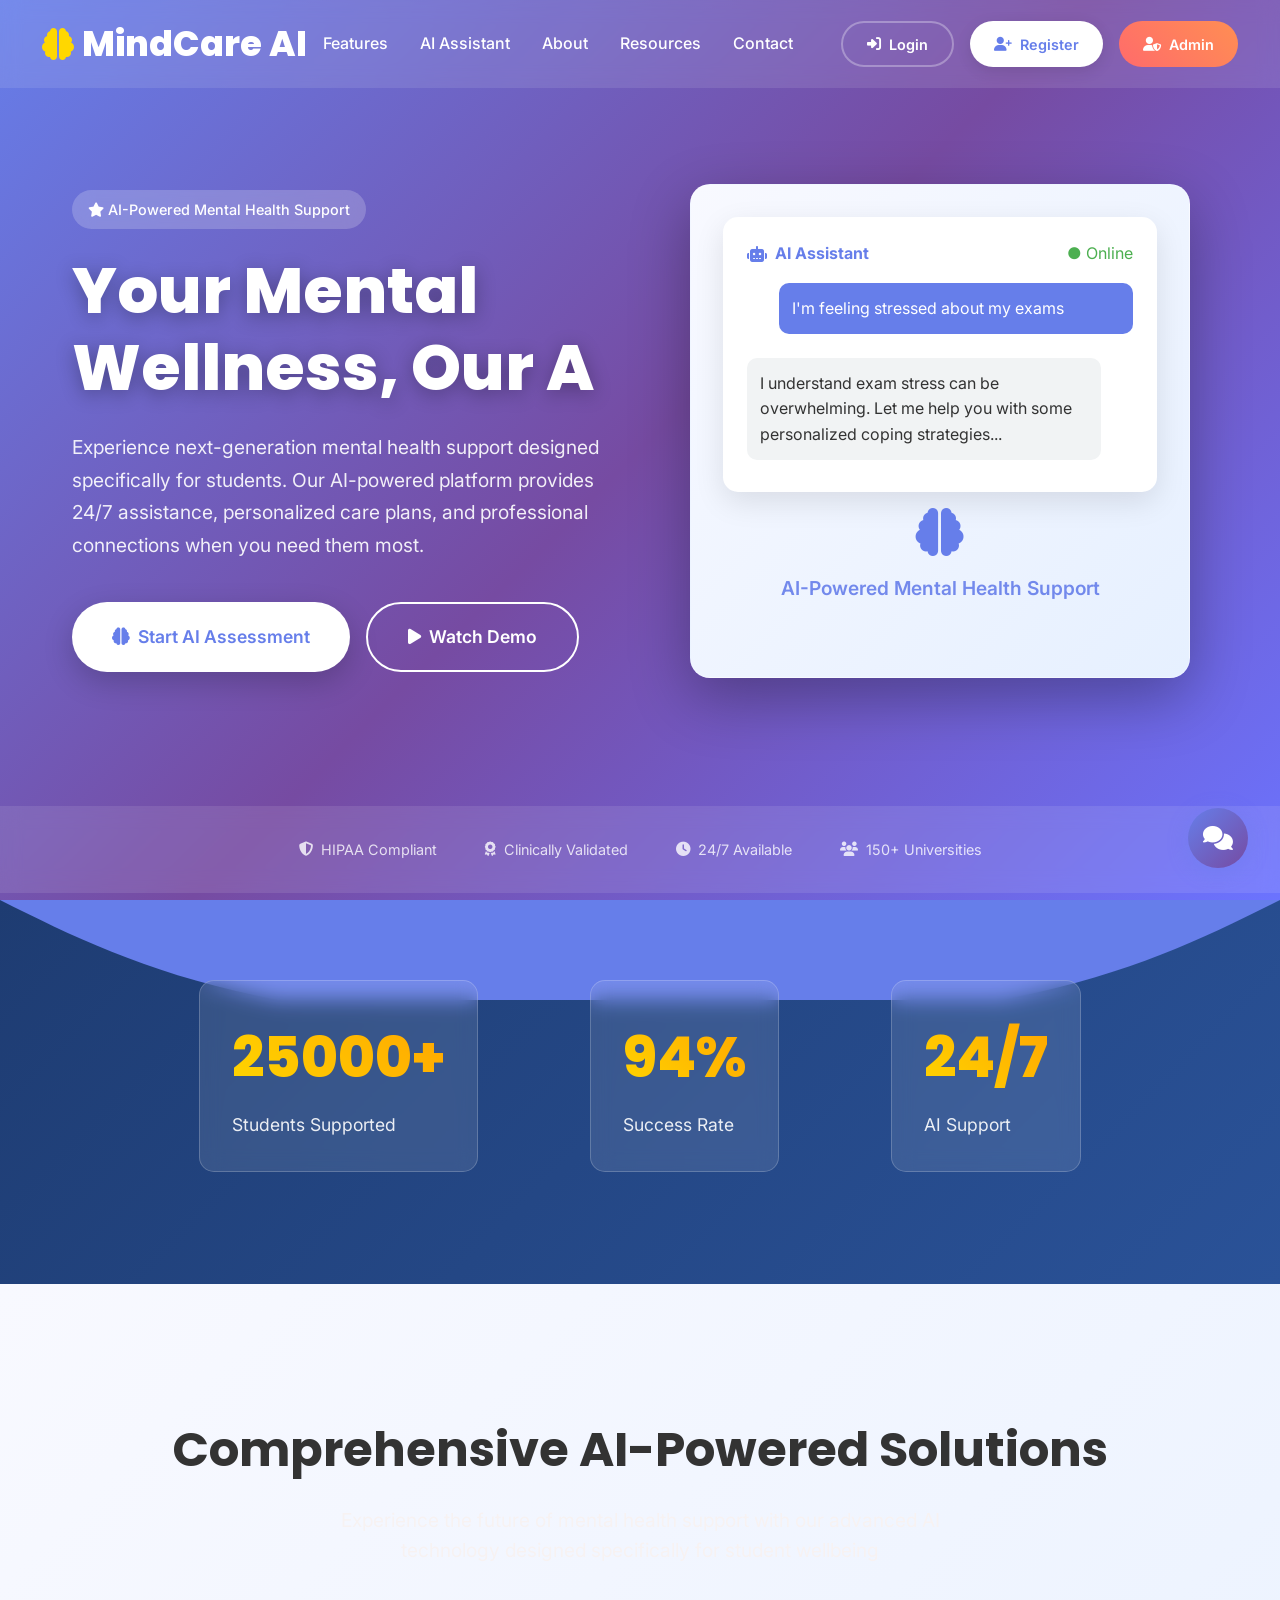
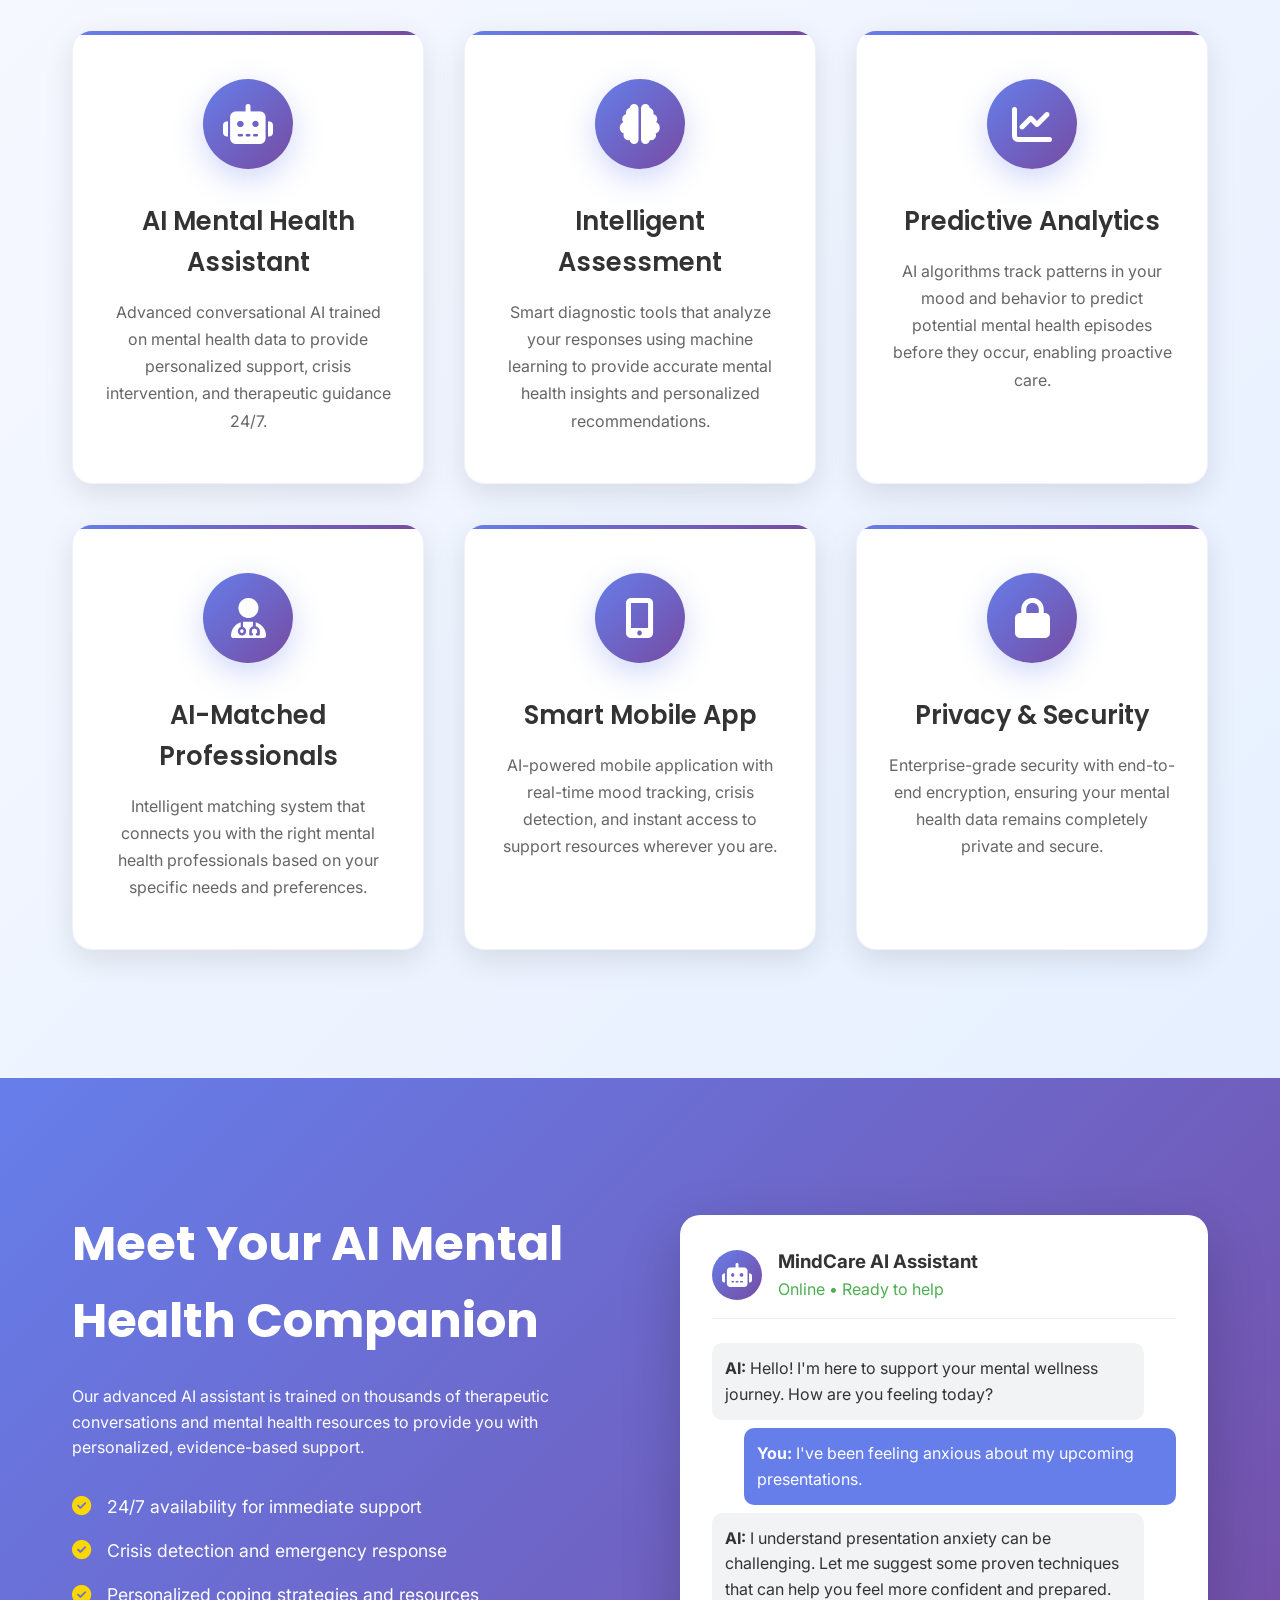
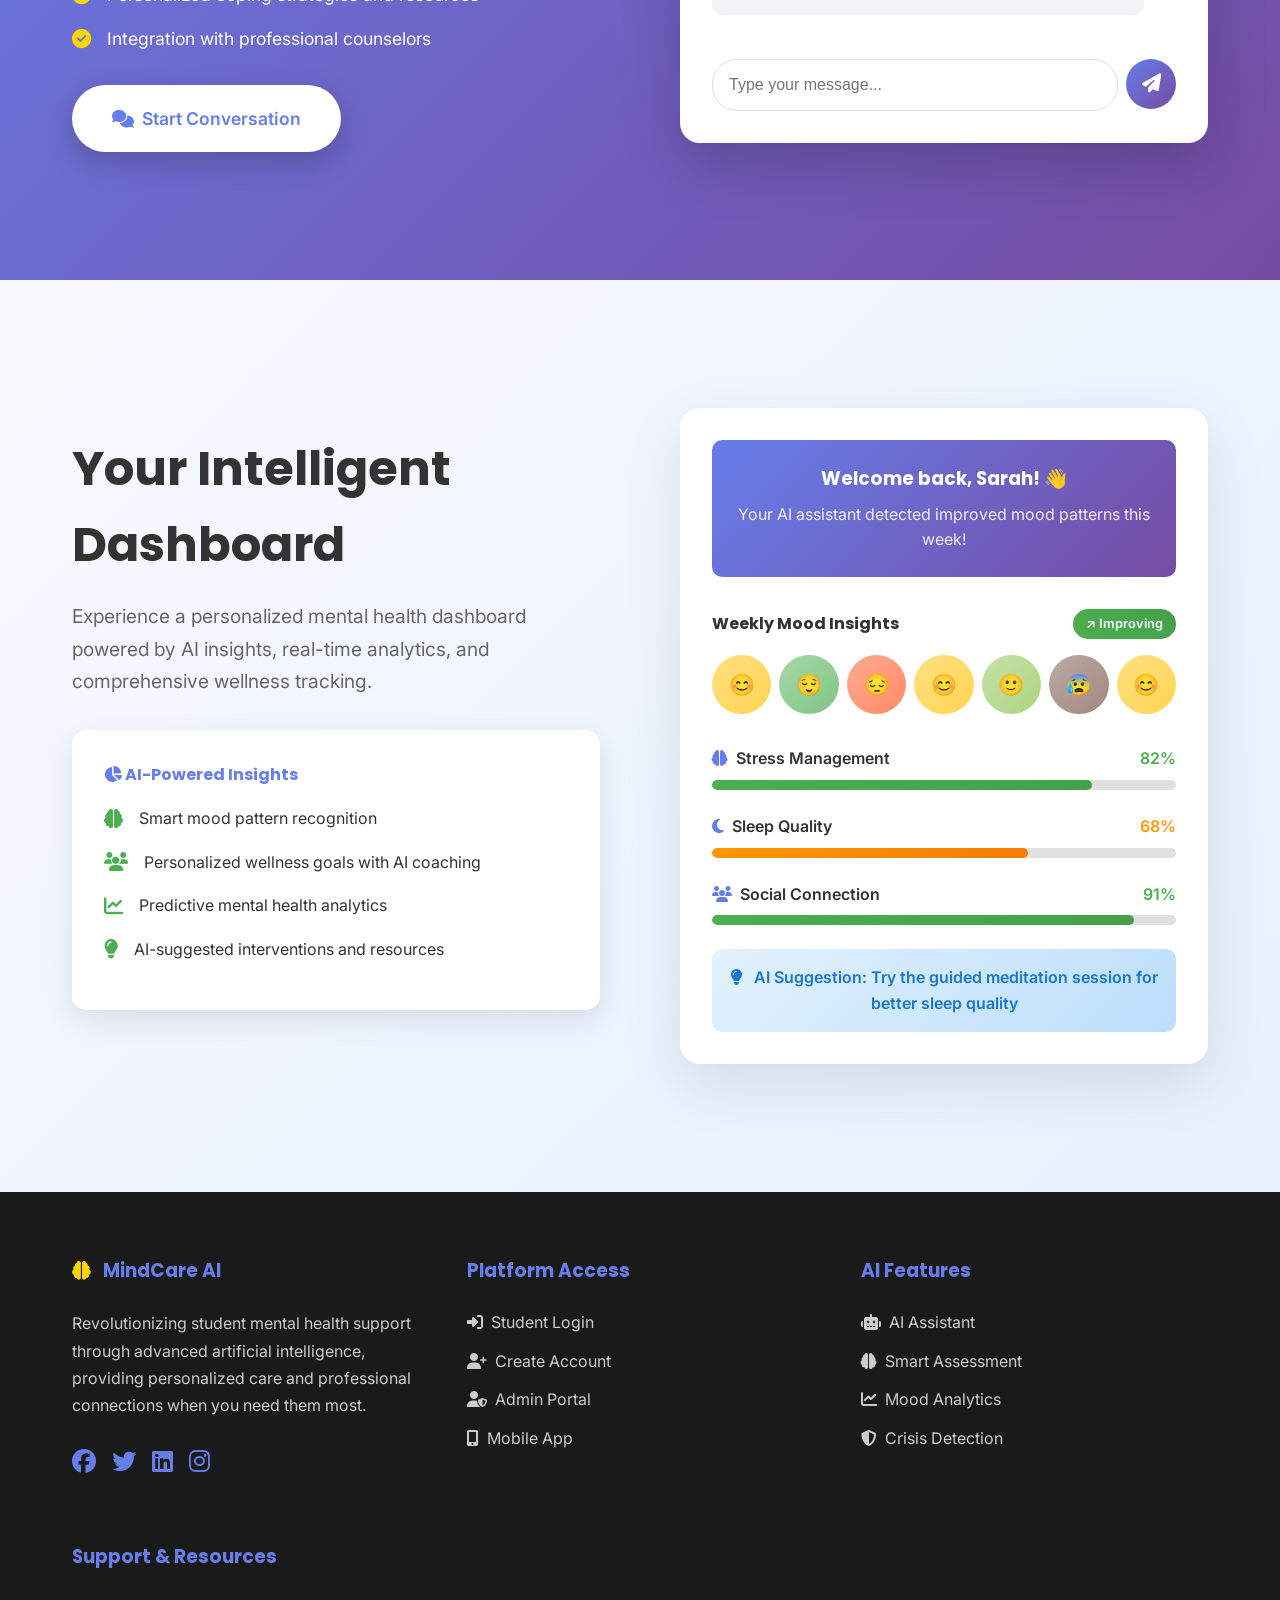
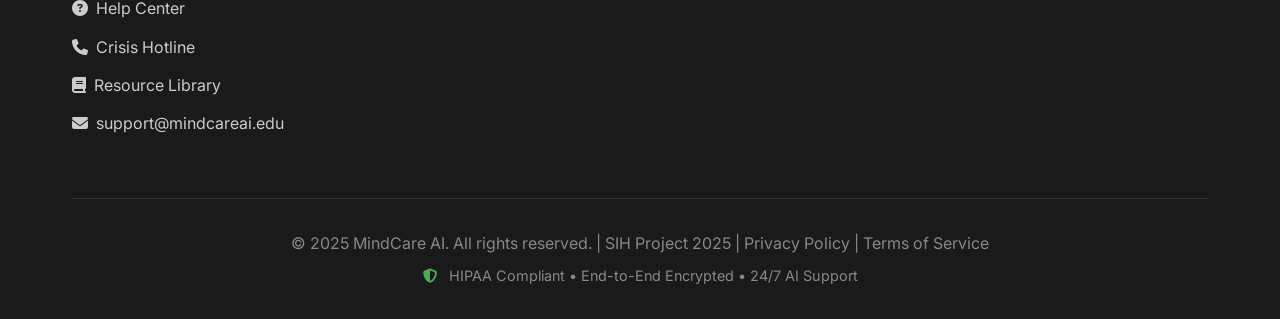
<file: index.html>
<!DOCTYPE html>
<html lang="en">
<head>
    <meta charset="UTF-8">
    <meta name="viewport" content="width=device-width, initial-scale=1.0">
    <title>MindCare AI - Intelligent Mental Health Support for Students</title>
    <link href="https://fonts.googleapis.com/css2?family=Poppins:wght@300;400;500;600;700;800&family=Inter:wght@300;400;500;600;700&display=swap" rel="stylesheet">
    <link rel="stylesheet" href="https://cdnjs.cloudflare.com/ajax/libs/font-awesome/6.4.0/css/all.min.css">
    <link rel="icon" type="image/svg+xml" href="assest/img/mindcare_favicon.svg">
    <link rel="stylesheet" href="style.css">

</head>
<body>
    <div class="gradient-bg">
        <!-- <div class="floating-shapes">
            <div class="shape"></div>
            <div class="shape"></div>
            <div class="shape"></div>
            <div class="shape"></div>
        </div> -->
        
        <header>
            <nav>
                <a href="#" class="logo">
                    <i class="fas fa-brain"></i>
                    MindCare AI
                </a>
                <div class="nav-menu" id="navMenu">
                    <ul class="nav-links">
                        <li><a href="features.html">Features</a></li>
                        <li><a href="ai-assistant.html">AI Assistant</a></li>
                        <li><a href="about.html">About</a></li>
                        <li><a href="resources.html">Resources</a></li>
                        <li><a href="my-app/src/App.js">Contact</a></li>
                    </ul>
                    <div class="auth-buttons">
                        <a href="login_page.html" class="btn-auth btn-login" onclick="openLogin()">
                            <i class="fas fa-sign-in-alt"></i>
                            Login
                        </a>
                        <a href="registration_page.html" class="btn-auth btn-register" onclick="openRegister()">
                            <i class="fas fa-user-plus"></i>
                            Register
                        </a>
                        <a href="admin_page.html" class="btn-auth btn-admin">
                            <i class="fas fa-user-shield"></i>
                            Admin
                        </a>
                    </div>
                </div>
                <button class="mobile-toggle" onclick="toggleMobileMenu()">
                    <i class="fas fa-bars"></i>
                </button>
            </nav>
        </header>

        <section class="hero">
            <div class="hero-content">
                <div class="hero-badge">
                    <i class="fas fa-star"></i>
                    AI-Powered Mental Health Support
                </div>
                <h1>Your Mental Wellness, Our AI Priority</h1>
                <p>Experience next-generation mental health support designed specifically for students. Our AI-powered platform provides 24/7 assistance, personalized care plans, and professional connections when you need them most.</p>
                <div class="cta-buttons">
                    <a href="chatbot/frontend/index.html" class="btn btn-primary" onclick="startAssessment()">
                        <i class="fas fa-brain"></i>
                        Start AI Assessment
                    </a>
                    <a href="mindfulness-videos.html" class="btn btn-secondary">
                        <i class="fas fa-play"></i>
                        Watch Demo
                    </a>
                </div>
            </div>
            <div class="hero-visual">
                <div class="hero-image">
                    <div class="ai-preview">
                        <div class="ai-header">
                            <i class="fas fa-robot"></i>
                            <strong>AI Assistant</strong>
                            <span style="color: #4CAF50; margin-left: auto;">● Online</span>
                        </div>
                        <div class="ai-messages">
                            <div class="message user-message">
                                I'm feeling stressed about my exams
                            </div>
                            <div class="message ai-message">
                                I understand exam stress can be overwhelming. Let me help you with some personalized coping strategies...
                            </div>
                        </div>
                    </div>
                    <div style="text-align: center; color: #667eea; font-weight: 600;">
                        <i class="fas fa-brain" style="font-size: 3rem; margin-bottom: 1rem;"></i>
                        <p>AI-Powered Mental Health Support</p>
                    </div>
                </div>
            </div>
        </section>

        <div class="trust-section">
            <div class="container">
                <div class="trust-logos">
                    <div class="trust-item">
                        <i class="fas fa-shield-alt"></i>
                        HIPAA Compliant
                    </div>
                    <div class="trust-item">
                        <i class="fas fa-award"></i>
                        Clinically Validated
                    </div>
                    <div class="trust-item">
                        <i class="fas fa-clock"></i>
                        24/7 Available
                    </div>
                    <div class="trust-item">
                        <i class="fas fa-users"></i>
                        150+ Universities
                    </div>
                </div>
            </div>
        </div>
    </div>

    <section class="stats">
        <div class="stats-container">
            <div class="stats-grid">
                <div class="stat-item">
                    <h3 id="students-helped">25,000+</h3>
                    <p>Students Supported</p>
                </div>
                <div class="stat-item">
                    <h3 id="success-rate">94%</h3>
                    <p>Success Rate</p>
                </div>
                <div class="stat-item">
                    <h3 id="response-time">24/7</h3>
                    <p>AI Support</p>
                </div>
            </div>
        </div>
    </section>

    <section class="features" id="features">
        <div class="container">
            <h2 class="section-title">Comprehensive AI-Powered Solutions</h2>
            <p class="section-subtitle">Experience the future of mental health support with our advanced AI technology designed specifically for student wellbeing</p>
            <div class="features-grid">
                <div class="feature-card">
                    <div class="feature-icon">
                        <i class="fas fa-robot"></i>
                    </div>
                    <h3>AI Mental Health Assistant</h3>
                    <p>Advanced conversational AI trained on mental health data to provide personalized support, crisis intervention, and therapeutic guidance 24/7.</p>
                </div>
                <div class="feature-card">
                    <div class="feature-icon">
                        <i class="fas fa-brain"></i>
                    </div>
                    <h3>Intelligent Assessment</h3>
                    <p>Smart diagnostic tools that analyze your responses using machine learning to provide accurate mental health insights and personalized recommendations.</p>
                </div>
                <div class="feature-card">
                    <div class="feature-icon">
                        <i class="fas fa-chart-line"></i>
                    </div>
                    <h3>Predictive Analytics</h3>
                    <p>AI algorithms track patterns in your mood and behavior to predict potential mental health episodes before they occur, enabling proactive care.</p>
                </div>
                <div class="feature-card">
                    <div class="feature-icon">
                        <i class="fas fa-user-md"></i>
                    </div>
                    <h3>AI-Matched Professionals</h3>
                    <p>Intelligent matching system that connects you with the right mental health professionals based on your specific needs and preferences.</p>
                </div>
                <div class="feature-card">
                    <div class="feature-icon">
                        <i class="fas fa-mobile-alt"></i>
                    </div>
                    <h3>Smart Mobile App</h3>
                    <p>AI-powered mobile application with real-time mood tracking, crisis detection, and instant access to support resources wherever you are.</p>
                </div>
                <div class="feature-card">
                    <div class="feature-icon">
                        <i class="fas fa-lock"></i>
                    </div>
                    <h3>Privacy & Security</h3>
                    <p>Enterprise-grade security with end-to-end encryption, ensuring your mental health data remains completely private and secure.</p>
                </div>
            </div>
        </div>
    </section>

    <section class="ai-section" id="ai-assistant">
        <div class="container">
            <div class="ai-container">
                <div class="ai-content">
                    <h2>Meet Your AI Mental Health Companion</h2>
                    <p>Our advanced AI assistant is trained on thousands of therapeutic conversations and mental health resources to provide you with personalized, evidence-based support.</p>
                    <ul class="ai-features">
                        <li><i class="fas fa-check-circle"></i>24/7 availability for immediate support</li>
                        <li><i class="fas fa-check-circle"></i>Crisis detection and emergency response</li>
                        <li><i class="fas fa-check-circle"></i>Personalized coping strategies and resources</li>
                        <li><i class="fas fa-check-circle"></i>Integration with professional counselors</li>
                    </ul>
                    <a href="chatbot/frontend/index.html" class="btn btn-primary" onclick="openChatbot()">
                        <i class="fas fa-comments"></i>
                        Start Conversation
                    </a>
                </div>
                <div class="chatbot-demo">
                    <div class="chatbot-header">
                        <div class="bot-avatar">
                            <i class="fas fa-robot"></i>
                        </div>
                        <div>
                            <h3>MindCare AI Assistant</h3>
                            <p style="color: #4CAF50; margin: 0;">Online • Ready to help</p>
                        </div>
                    </div>
                    <div class="chat-messages" id="chatMessages">
                        <div class="message ai-message">
                            <p><strong>AI:</strong> Hello! I'm here to support your mental wellness journey. How are you feeling today?</p>
                        </div>
                        <div class="message user-message">
                            <p><strong>You:</strong> I've been feeling anxious about my upcoming presentations.</p>
                        </div>
                        <div class="message ai-message">
                            <p><strong>AI:</strong> I understand presentation anxiety can be challenging. Let me suggest some proven techniques that can help you feel more confident and prepared.</p>
                        </div>
                    </div>
                    <div class="chat-input">
                        <input type="text" placeholder="Type your message..." id="chatInput" onkeypress="handleChatInput(event)">
                        <button class="chat-send" onclick="sendMessage()">
                            <i class="fas fa-paper-plane"></i>
                        </button>
                    </div>
                </div>
            </div>
        </div>
    </section>

    <section class="dashboard-preview" style="background: linear-gradient(135deg, #f8f9ff 0%, #e6f0ff 100%); padding: 8rem 0;">
        <div class="container">
            <div class="dashboard-container" style="display: grid; grid-template-columns: 1fr 1fr; gap: 5rem; align-items: center;">
                <div>
                    <h2 class="section-title" style="text-align: left; font-family: 'Poppins', sans-serif;">Your Intelligent Dashboard</h2>
                    <p style="font-size: 1.2rem; margin-bottom: 2rem; color: #666; line-height: 1.7;">Experience a personalized mental health dashboard powered by AI insights, real-time analytics, and comprehensive wellness tracking.</p>
                    <div style="background: white; padding: 2rem; border-radius: 15px; box-shadow: 0 10px 30px rgba(0,0,0,0.1); margin-bottom: 2rem;">
                        <h4 style="color: #667eea; margin-bottom: 1rem; font-family: 'Poppins', sans-serif;">
                            <i class="fas fa-chart-pie"></i> AI-Powered Insights
                        </h4>
                        <ul style="list-style: none; margin: 0;">
                            <li style="display: flex; align-items: center; margin-bottom: 0.8rem; font-size: 1rem;">
                                <span style="color: #4CAF50; font-size: 1.2rem; margin-right: 1rem;"><i class="fas fa-brain"></i></span>
                                Smart mood pattern recognition
                            </li>
                            <li style="display: flex; align-items: center; margin-bottom: 0.8rem; font-size: 1rem;">
                                <span style="color: #4CAF50; font-size: 1.2rem; margin-right: 1rem;"><i class="fas fa-users"></i></span>
                                Personalized wellness goals with AI coaching
                            </li>
                            <li style="display: flex; align-items: center; margin-bottom: 0.8rem; font-size: 1rem;">
                                <span style="color: #4CAF50; font-size: 1.2rem; margin-right: 1rem;"><i class="fas fa-chart-line"></i></span>
                                Predictive mental health analytics
                            </li>
                            <li style="display: flex; align-items: center; margin-bottom: 0.8rem; font-size: 1rem;">
                                <span style="color: #4CAF50; font-size: 1.2rem; margin-right: 1rem;"><i class="fas fa-lightbulb"></i></span>
                                AI-suggested interventions and resources
                            </li>
                        </ul>
                    </div>
                </div>
                <div class="dashboard-mockup" style="background: white; border-radius: 20px; padding: 2rem; box-shadow: 0 20px 60px rgba(0,0,0,0.1); position: relative; overflow: hidden;">
                    <div class="dashboard-header" style="background: linear-gradient(135deg, #667eea, #764ba2); color: white; padding: 1.5rem; border-radius: 10px; margin-bottom: 2rem; text-align: center;">
                        <h3 style="margin: 0 0 0.5rem 0; font-family: 'Poppins', sans-serif;">Welcome back, Sarah! 👋</h3>
                        <p style="margin: 0; opacity: 0.9;">Your AI assistant detected improved mood patterns this week!</p>
                    </div>
                    
                    <div style="margin-bottom: 2rem;">
                        <div style="display: flex; justify-content: space-between; align-items: center; margin-bottom: 1rem;">
                            <h4 style="color: #333; margin: 0; font-family: 'Poppins', sans-serif;">Weekly Mood Insights</h4>
                            <span style="background: linear-gradient(45deg, #4CAF50, #45a049); color: white; padding: 0.3rem 0.8rem; border-radius: 20px; font-size: 0.8rem; font-weight: 600;">↗ Improving</span>
                        </div>
                        <div class="mood-tracker" style="display: grid; grid-template-columns: repeat(7, 1fr); gap: 0.5rem;">
                            <div class="mood-day" style="aspect-ratio: 1; border-radius: 50%; background: linear-gradient(135deg, #FFE082, #FFD54F); display: flex; align-items: center; justify-content: center; font-size: 1.3rem; cursor: pointer; transition: all 0.3s ease;">😊</div>
                            <div class="mood-day" style="aspect-ratio: 1; border-radius: 50%; background: linear-gradient(135deg, #A5D6A7, #81C784); display: flex; align-items: center; justify-content: center; font-size: 1.3rem; cursor: pointer; transition: all 0.3s ease;">😌</div>
                            <div class="mood-day" style="aspect-ratio: 1; border-radius: 50%; background: linear-gradient(135deg, #FFAB91, #FF8A65); display: flex; align-items: center; justify-content: center; font-size: 1.3rem; cursor: pointer; transition: all 0.3s ease;">😔</div>
                            <div class="mood-day" style="aspect-ratio: 1; border-radius: 50%; background: linear-gradient(135deg, #FFE082, #FFD54F); display: flex; align-items: center; justify-content: center; font-size: 1.3rem; cursor: pointer; transition: all 0.3s ease;">😊</div>
                            <div class="mood-day" style="aspect-ratio: 1; border-radius: 50%; background: linear-gradient(135deg, #C5E1A5, #AED581); display: flex; align-items: center; justify-content: center; font-size: 1.3rem; cursor: pointer; transition: all 0.3s ease;">🙂</div>
                            <div class="mood-day" style="aspect-ratio: 1; border-radius: 50%; background: linear-gradient(135deg, #BCAAA4, #A1887F); display: flex; align-items: center; justify-content: center; font-size: 1.3rem; cursor: pointer; transition: all 0.3s ease;">😰</div>
                            <div class="mood-day" style="aspect-ratio: 1; border-radius: 50%; background: linear-gradient(135deg, #FFE082, #FFD54F); display: flex; align-items: center; justify-content: center; font-size: 1.3rem; cursor: pointer; transition: all 0.3s ease;">😊</div>
                        </div>
                    </div>
                    
                    <div class="progress-bars">
                        <div class="progress-item" style="margin-bottom: 1.5rem;">
                            <div class="progress-label" style="display: flex; justify-content: space-between; margin-bottom: 0.5rem; font-weight: 600; color: #333;">
                                <span><i class="fas fa-brain" style="color: #667eea; margin-right: 0.5rem;"></i>Stress Management</span>
                                <span style="color: #4CAF50;">82%</span>
                            </div>
                            <div class="progress-bar" style="height: 10px; background: #e0e0e0; border-radius: 5px; overflow: hidden;">
                                <div class="progress-fill" style="height: 100%; background: linear-gradient(135deg, #4CAF50, #45a049); border-radius: 5px; transition: width 0.3s ease; width: 82%;"></div>
                            </div>
                        </div>
                        <div class="progress-item" style="margin-bottom: 1.5rem;">
                            <div class="progress-label" style="display: flex; justify-content: space-between; margin-bottom: 0.5rem; font-weight: 600; color: #333;">
                                <span><i class="fas fa-moon" style="color: #667eea; margin-right: 0.5rem;"></i>Sleep Quality</span>
                                <span style="color: #FF9800;">68%</span>
                            </div>
                            <div class="progress-bar" style="height: 10px; background: #e0e0e0; border-radius: 5px; overflow: hidden;">
                                <div class="progress-fill" style="height: 100%; background: linear-gradient(135deg, #FF9800, #F57C00); border-radius: 5px; transition: width 0.3s ease; width: 68%;"></div>
                            </div>
                        </div>
                        <div class="progress-item" style="margin-bottom: 1.5rem;">
                            <div class="progress-label" style="display: flex; justify-content: space-between; margin-bottom: 0.5rem; font-weight: 600; color: #333;">
                                <span><i class="fas fa-users" style="color: #667eea; margin-right: 0.5rem;"></i>Social Connection</span>
                                <span style="color: #4CAF50;">91%</span>
                            </div>
                            <div class="progress-bar" style="height: 10px; background: #e0e0e0; border-radius: 5px; overflow: hidden;">
                                <div class="progress-fill" style="height: 100%; background: linear-gradient(135deg, #4CAF50, #45a049); border-radius: 5px; transition: width 0.3s ease; width: 91%;"></div>
                            </div>
                        </div>
                    </div>
                    
                    <div style="background: linear-gradient(135deg, #E3F2FD, #BBDEFB); padding: 1rem; border-radius: 10px; text-align: center; margin-top: 1rem;">
                        <p style="margin: 0; color: #1976D2; font-weight: 600;">
                            <i class="fas fa-lightbulb" style="margin-right: 0.5rem;"></i>
                            AI Suggestion: Try the guided meditation session for better sleep quality
                        </p>
                    </div>
                </div>
            </div>
        </div>
    </section>

    <footer>
        <div class="container">
            <div class="footer-content">
                <div class="footer-section">
                    <h3>
                        <i class="fas fa-brain" style="color: #FFD700; margin-right: 0.5rem;"></i>
                        MindCare AI
                    </h3>
                    <p style="margin-bottom: 1.5rem; line-height: 1.7; color: #ccc;">Revolutionizing student mental health support through advanced artificial intelligence, providing personalized care and professional connections when you need them most.</p>
                    <div style="display: flex; gap: 1rem;">
                        <a href="#" style="color: #667eea; font-size: 1.5rem;"><i class="fab fa-facebook"></i></a>
                        <a href="#" style="color: #667eea; font-size: 1.5rem;"><i class="fab fa-twitter"></i></a>
                        <a href="#" style="color: #667eea; font-size: 1.5rem;"><i class="fab fa-linkedin"></i></a>
                        <a href="#" style="color: #667eea; font-size: 1.5rem;"><i class="fab fa-instagram"></i></a>
                    </div>
                </div>
                <div class="footer-section">
                    <h3>Platform Access</h3>
                    <a href="login_page.html" onclick="openLogin()"><i class="fas fa-sign-in-alt" style="margin-right: 0.5rem;"></i>Student Login</a>
                    <a href="registration_page.html" onclick="openRegister()"><i class="fas fa-user-plus" style="margin-right: 0.5rem;"></i>Create Account</a>
                    <a href="admin_page.html" onclick="openAdmin()"><i class="fas fa-user-shield" style="margin-right: 0.5rem;"></i>Admin Portal</a>
                    <a href="index.html"><i class="fas fa-mobile-alt" style="margin-right: 0.5rem;"></i>Mobile App</a>
                </div>
                <div class="footer-section">
                    <h3>AI Features</h3>
                    <a href="chatbot/frontend/index.html"><i class="fas fa-robot" style="margin-right: 0.5rem;"></i>AI Assistant</a>
                    <a href="#"><i class="fas fa-brain" style="margin-right: 0.5rem;"></i>Smart Assessment</a>
                    <a href="#"><i class="fas fa-chart-line" style="margin-right: 0.5rem;"></i>Mood Analytics</a>
                    <a href="#"><i class="fas fa-shield-alt" style="margin-right: 0.5rem;"></i>Crisis Detection</a>
                </div>
                <div class="footer-section">
                    <h3>Support & Resources</h3>
                    <a href="#"><i class="fas fa-question-circle" style="margin-right: 0.5rem;"></i>Help Center</a>
                    <a href="#"><i class="fas fa-phone" style="margin-right: 0.5rem;"></i>Crisis Hotline</a>
                    <a href="#"><i class="fas fa-book" style="margin-right: 0.5rem;"></i>Resource Library</a>
                    <a href="#"><i class="fas fa-envelope" style="margin-right: 0.5rem;"></i>support@mindcareai.edu</a>
                </div>
            </div>
            <div class="footer-bottom">
                <p>&copy; 2025 MindCare AI. All rights reserved. | SIH Project 2025 | Privacy Policy | Terms of Service</p>
                <p style="margin-top: 0.5rem; font-size: 0.9rem;">
                    <i class="fas fa-shield-alt" style="color: #4CAF50; margin-right: 0.5rem;"></i>
                    HIPAA Compliant • End-to-End Encrypted • 24/7 AI Support
                </p>
            </div>
        </div>
    </footer>

    <!-- Floating Chat Button -->
    <div class="floating-chat" onclick="toggleFloatingChat()">
        <i class="fas fa-comments"></i>
    </div>

    <script>
        // Mobile menu toggle
        function toggleMobileMenu() {
            const navMenu = document.getElementById('navMenu');
            navMenu.classList.toggle('active');
        }

        // Auth functions
        function openLogin() {
            alert('Login Portal: This will redirect to the student login page with secure authentication.');
        }

        function openRegister() {
            alert('Registration: This will open the student registration form with university verification.');
        }

        function openAdmin() {
            alert('Admin Portal: This will redirect to the administrative dashboard for authorized personnel only.');
        }

        // Interactive features
        function startAssessment() {
            alert('AI Assessment: Starting comprehensive mental health evaluation powered by machine learning algorithms.');
        }

        function learnMore() {
            document.getElementById('features').scrollIntoView({ behavior: 'smooth' });
        }

        function openChatbot() {
            alert('AI Chatbot: Launching intelligent mental health assistant with 24/7 support capabilities.');
        }

        // Chat functionality
        function handleChatInput(event) {
            if (event.key === 'Enter') {
                sendMessage();
            }
        }

        function sendMessage() {
            const input = document.getElementById('chatInput');
            const messages = document.getElementById('chatMessages');
            
            if (input.value.trim() !== '') {
                // Add user message
                const userMessage = document.createElement('div');
                userMessage.className = 'message user-message';
                userMessage.innerHTML = `<p><strong>You:</strong> ${input.value}</p>`;
                messages.appendChild(userMessage);
                
                // Simulate AI response
                setTimeout(() => {
                    const aiMessage = document.createElement('div');
                    aiMessage.className = 'message ai-message';
                    aiMessage.innerHTML = `<p><strong>AI:</strong> I understand your concern. Let me provide you with some personalized support and resources that can help with your situation.</p>`;
                    messages.appendChild(aiMessage);
                    messages.scrollTop = messages.scrollHeight;
                }, 1500);
                
                input.value = '';
                messages.scrollTop = messages.scrollHeight;
            }
        }

        // Floating chat toggle
        function toggleFloatingChat() {
            alert('Quick Chat: Opening instant AI assistance for immediate mental health support.');
        }

        // Animate stats on scroll
        function animateStats() {
            const stats = [
                { element: 'students-helped', target: 25000, suffix: '+' },
                { element: 'success-rate', target: 94, suffix: '%' },
                { element: 'universities', target: 200, suffix: '+' },
            ];

            stats.forEach(stat => {
                const element = document.getElementById(stat.element);
                let current = 0;
                const increment = stat.target / 100;
                const timer = setInterval(() => {
                    current += increment;
                    if (current >= stat.target) {
                        current = stat.target;
                        clearInterval(timer);
                    }
                    element.textContent = Math.floor(current) + stat.suffix;
                }, 20);
            });
        }

        // Intersection Observer for animations
        const observer = new IntersectionObserver((entries) => {
            entries.forEach(entry => {
                if (entry.isIntersecting) {
                    if (entry.target.classList.contains('stats')) {
                        animateStats();
                        observer.unobserve(entry.target);
                    }
                    entry.target.style.opacity = '1';
                    entry.target.style.transform = 'translateY(0)';
                }
            });
        });

        // Enhanced scroll animations
        document.addEventListener('DOMContentLoaded', () => {
            // Observe stats section
            const statsSection = document.querySelector('.stats');
            if (statsSection) {
                observer.observe(statsSection);
            }
            
            // Add animation classes to elements
            const animateElements = document.querySelectorAll('.feature-card, .stat-item');
            animateElements.forEach(el => {
                el.style.opacity = '0';
                el.style.transform = 'translateY(30px)';
                el.style.transition = 'all 0.6s ease-out';
                observer.observe(el);
            });
            
            // Smooth scrolling for navigation
            document.querySelectorAll('a[href^="#"]').forEach(anchor => {
                anchor.addEventListener('click', function (e) {
                    e.preventDefault();
                    const target = document.querySelector(this.getAttribute('href'));
                    if (target) {
                        target.scrollIntoView({ behavior: 'smooth' });
                    }
                });
            });

            // Interactive mood tracker
            document.querySelectorAll('.mood-day').forEach((day, index) => {
                day.addEventListener('click', () => {
                    day.style.transform = 'scale(1.2)';
                    setTimeout(() => {
                        day.style.transform = 'scale(1)';
                    }, 200);
                });
            });

            // Add hover effects to feature cards
            document.querySelectorAll('.feature-card').forEach(card => {
                card.addEventListener('mouseenter', () => {
                    card.style.transform = 'translateY(-10px) scale(1.02)';
                });
                card.addEventListener('mouseleave', () => {
                    card.style.transform = 'translateY(0) scale(1)';
                });
            });
        });

        // Add typing effect to hero text
        function typeWriter(element, text, speed = 50) {
            let i = 0;
            element.innerHTML = '';
            function type() {
                if (i < text.length) {
                    element.innerHTML += text.charAt(i);
                    i++;
                    setTimeout(type, speed);
                }
            }
            type();
        }

        // Enhanced loading animations
        window.addEventListener('load', () => {
            const heroTitle = document.querySelector('.hero h1');
            if (heroTitle) {
                const originalText = heroTitle.textContent;
                typeWriter(heroTitle, originalText, 80);
            }
        });
    </script>
</body>
</html>
</file>
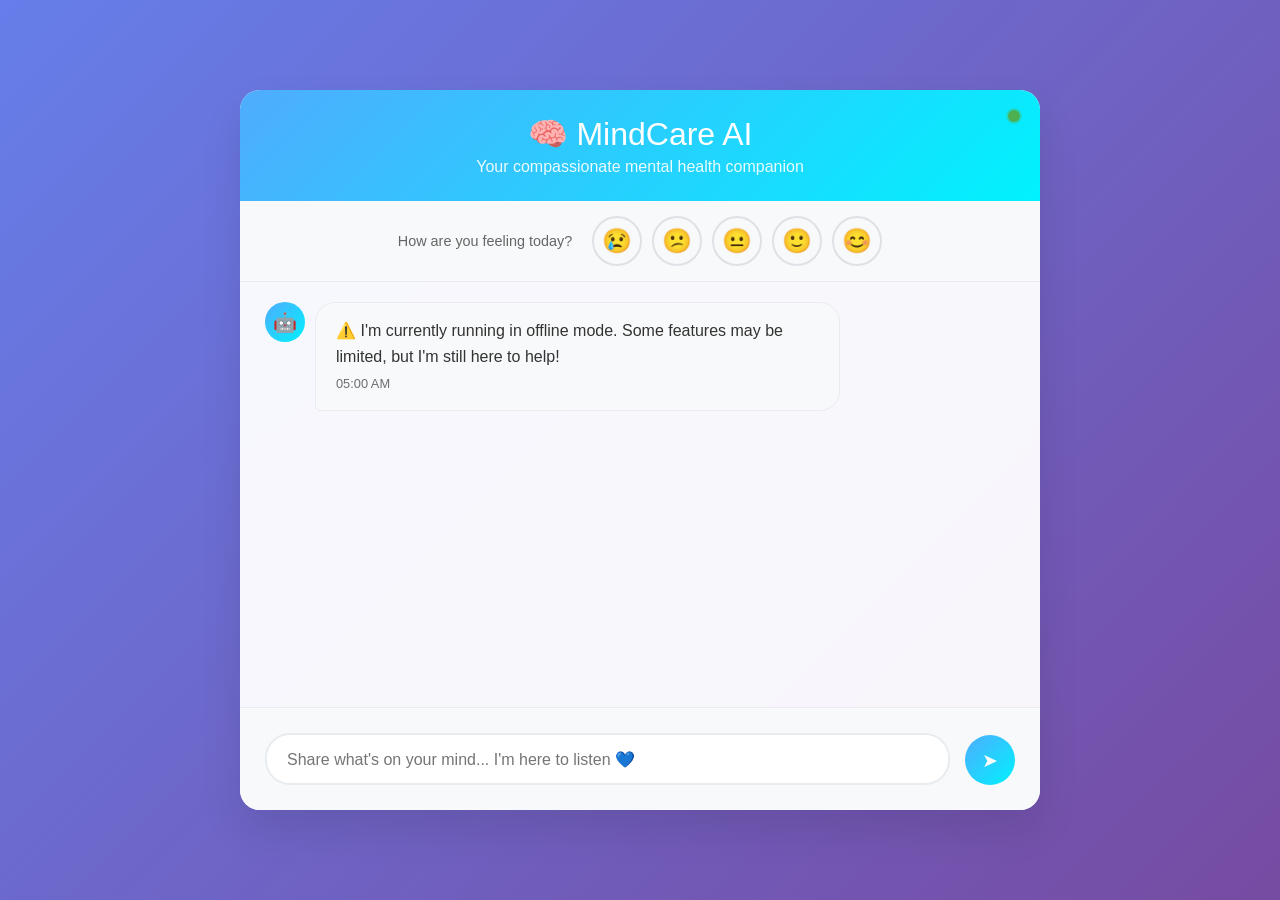
<file: chatbot/frontend/index.html>
<!DOCTYPE html>
<html lang="en">
<head>
    <meta charset="UTF-8">
    <meta name="viewport" content="width=device-width, initial-scale=1.0">
    <title>MindCare AI Chatbot</title>
    <link rel="icon" type="image/svg+xml" href="assest/img/mindcare_favicon.svg">
    <style>
        * {
            margin: 0;
            padding: 0;
            box-sizing: border-box;
        }

        body {
            font-family: 'Segoe UI', Tahoma, Geneva, Verdana, sans-serif;
            background: linear-gradient(135deg, #667eea 0%, #764ba2 100%);
            min-height: 100vh;
            display: flex;
            justify-content: center;
            align-items: center;
            padding: 20px;
        }

        .chat-container {
            background: rgba(255, 255, 255, 0.95);
            border-radius: 20px;
            box-shadow: 0 20px 40px rgba(0, 0, 0, 0.1);
            width: 100%;
            max-width: 800px;
            height: 80vh;
            display: flex;
            flex-direction: column;
            overflow: hidden;
            backdrop-filter: blur(10px);
        }

        .chat-header {
            background: linear-gradient(135deg, #4facfe 0%, #00f2fe 100%);
            color: white;
            padding: 25px;
            text-align: center;
            position: relative;
        }

        .chat-header h1 {
            font-size: 2rem;
            margin-bottom: 5px;
            font-weight: 300;
        }

        .chat-header p {
            opacity: 0.9;
            font-size: 1rem;
        }

        .status-indicator {
            position: absolute;
            top: 20px;
            right: 20px;
            width: 12px;
            height: 12px;
            background: #4caf50;
            border-radius: 50%;
            box-shadow: 0 0 0 2px rgba(76, 175, 80, 0.3);
            animation: pulse 2s infinite;
        }

        @keyframes pulse {
            0% { box-shadow: 0 0 0 0 rgba(76, 175, 80, 0.7); }
            70% { box-shadow: 0 0 0 10px rgba(76, 175, 80, 0); }
            100% { box-shadow: 0 0 0 0 rgba(76, 175, 80, 0); }
        }

        .mood-tracker {
            background: #f8f9fa;
            padding: 15px 25px;
            border-bottom: 1px solid #e9ecef;
        }

        .mood-selector {
            display: flex;
            gap: 10px;
            align-items: center;
            justify-content: center;
        }

        .mood-btn {
            background: none;
            border: 2px solid #dee2e6;
            border-radius: 50%;
            width: 50px;
            height: 50px;
            font-size: 1.5rem;
            cursor: pointer;
            transition: all 0.3s ease;
            position: relative;
        }

        .mood-btn:hover {
            transform: scale(1.1);
            border-color: #4facfe;
        }

        .mood-btn.active {
            border-color: #4facfe;
            background: #4facfe;
            color: white;
            animation: selectedPulse 0.3s ease;
        }

        @keyframes selectedPulse {
            0% { transform: scale(1); }
            50% { transform: scale(1.2); }
            100% { transform: scale(1); }
        }

        .chat-messages {
            flex: 1;
            overflow-y: auto;
            padding: 20px 25px;
            display: flex;
            flex-direction: column;
            gap: 15px;
        }

        .message {
            display: flex;
            gap: 10px;
            align-items: flex-start;
            animation: fadeInUp 0.4s ease;
        }

        @keyframes fadeInUp {
            from {
                opacity: 0;
                transform: translateY(20px);
            }
            to {
                opacity: 1;
                transform: translateY(0);
            }
        }

        .message.user {
            flex-direction: row-reverse;
        }

        .message-avatar {
            width: 40px;
            height: 40px;
            border-radius: 50%;
            display: flex;
            align-items: center;
            justify-content: center;
            font-size: 1.2rem;
            font-weight: bold;
            flex-shrink: 0;
        }

        .user .message-avatar {
            background: linear-gradient(135deg, #667eea 0%, #764ba2 100%);
            color: white;
        }

        .bot .message-avatar {
            background: linear-gradient(135deg, #4facfe 0%, #00f2fe 100%);
            color: white;
        }

        .message-content {
            max-width: 70%;
            padding: 15px 20px;
            border-radius: 20px;
            position: relative;
            line-height: 1.6;
        }

        .user .message-content {
            background: linear-gradient(135deg, #667eea 0%, #764ba2 100%);
            color: white;
            border-bottom-right-radius: 5px;
        }

        .bot .message-content {
            background: #f8f9fa;
            color: #333;
            border-bottom-left-radius: 5px;
            border: 1px solid #e9ecef;
        }

        .message-time {
            font-size: 0.8rem;
            opacity: 0.7;
            margin-top: 5px;
        }

        .crisis-message {
            background: linear-gradient(135deg, #ff6b6b 0%, #ee5a24 100%) !important;
            color: white !important;
            border: 2px solid #ff4757 !important;
            animation: alertPulse 1s ease-in-out infinite alternate;
        }

        @keyframes alertPulse {
            0% { box-shadow: 0 0 5px rgba(255, 103, 107, 0.5); }
            100% { box-shadow: 0 0 20px rgba(255, 103, 107, 0.8); }
        }

        .chat-input-container {
            padding: 25px;
            background: #f8f9fa;
            border-top: 1px solid #e9ecef;
            display: flex;
            gap: 15px;
            align-items: flex-end;
        }

        .chat-input {
            flex: 1;
            border: 2px solid #e9ecef;
            border-radius: 25px;
            padding: 15px 20px;
            font-size: 1rem;
            resize: none;
            min-height: 50px;
            max-height: 120px;
            font-family: inherit;
            transition: all 0.3s ease;
        }

        .chat-input:focus {
            outline: none;
            border-color: #4facfe;
            box-shadow: 0 0 0 3px rgba(79, 172, 254, 0.1);
        }

        .send-btn {
            background: linear-gradient(135deg, #4facfe 0%, #00f2fe 100%);
            border: none;
            border-radius: 50%;
            width: 50px;
            height: 50px;
            color: white;
            cursor: pointer;
            display: flex;
            align-items: center;
            justify-content: center;
            font-size: 1.2rem;
            transition: all 0.3s ease;
            flex-shrink: 0;
        }

        .send-btn:hover {
            transform: scale(1.1);
            box-shadow: 0 5px 15px rgba(79, 172, 254, 0.4);
        }

        .send-btn:disabled {
            opacity: 0.6;
            cursor: not-allowed;
            transform: none;
        }

        .typing-indicator {
            display: flex;
            gap: 4px;
            padding: 20px;
        }

        .typing-dot {
            width: 8px;
            height: 8px;
            border-radius: 50%;
            background: #4facfe;
            animation: typing 1.4s infinite;
        }

        .typing-dot:nth-child(2) { animation-delay: 0.2s; }
        .typing-dot:nth-child(3) { animation-delay: 0.4s; }

        @keyframes typing {
            0%, 60%, 100% { transform: scale(0.8); opacity: 0.5; }
            30% { transform: scale(1.2); opacity: 1; }
        }

        .welcome-message {
            text-align: center;
            color: #666;
            font-style: italic;
            padding: 40px 20px;
        }

        .quick-actions {
            display: flex;
            flex-wrap: wrap;
            gap: 10px;
            margin-top: 15px;
            justify-content: center;
        }

        .quick-action-btn {
            background: rgba(79, 172, 254, 0.1);
            border: 1px solid rgba(79, 172, 254, 0.3);
            border-radius: 20px;
            padding: 8px 15px;
            font-size: 0.9rem;
            cursor: pointer;
            transition: all 0.3s ease;
            color: #4facfe;
        }

        .quick-action-btn:hover {
            background: rgba(79, 172, 254, 0.2);
            border-color: #4facfe;
            transform: translateY(-2px);
        }

        /* Mobile Responsive */
        @media (max-width: 768px) {
            .chat-container {
                height: 95vh;
                margin: 10px;
                border-radius: 15px;
            }
            
            .message-content {
                max-width: 85%;
            }
            
            .chat-header h1 {
                font-size: 1.5rem;
            }
            
            .mood-btn {
                width: 40px;
                height: 40px;
                font-size: 1.2rem;
            }

            .quick-actions {
                justify-content: center;
            }

            .mood-selector {
                flex-wrap: wrap;
            }
        }

        /* Scrollbar Styling */
        .chat-messages::-webkit-scrollbar {
            width: 6px;
        }

        .chat-messages::-webkit-scrollbar-track {
            background: #f1f1f1;
        }

        .chat-messages::-webkit-scrollbar-thumb {
            background: #c1c1c1;
            border-radius: 3px;
        }

        .chat-messages::-webkit-scrollbar-thumb:hover {
            background: #a1a1a1;
        }
    </style>
</head>
<body>
    <div class="chat-container">
        <div class="chat-header">
            <div class="status-indicator"></div>
            <h1>🧠 MindCare AI</h1>
            <p>Your compassionate mental health companion</p>
        </div>

        <div class="mood-tracker">
            <div class="mood-selector">
                <span style="font-size: 0.9rem; color: #666; margin-right: 10px;">How are you feeling today?</span>
                <button class="mood-btn" data-mood="1" title="Very Sad">😢</button>
                <button class="mood-btn" data-mood="3" title="Sad">😕</button>
                <button class="mood-btn" data-mood="5" title="Neutral">😐</button>
                <button class="mood-btn" data-mood="7" title="Good">🙂</button>
                <button class="mood-btn" data-mood="9" title="Great">😊</button>
            </div>
        </div>

        <div class="chat-messages" id="chatMessages">
            <div class="welcome-message">
                <p>👋 Welcome to MindCare AI! I'm here to listen, support, and help you navigate your mental health journey.</p>
                <div class="quick-actions">
                    <button class="quick-action-btn" onclick="sendQuickMessage('I\'m feeling anxious today')">I'm feeling anxious</button>
                    <button class="quick-action-btn" onclick="sendQuickMessage('I need coping strategies')">Need coping strategies</button>
                    <button class="quick-action-btn" onclick="sendQuickMessage('I\'m feeling overwhelmed')">Feeling overwhelmed</button>
                    <button class="quick-action-btn" onclick="sendQuickMessage('I need someone to talk to')">Need to talk</button>
                </div>
            </div>
        </div>

        <div class="chat-input-container">
            <textarea 
                id="messageInput" 
                class="chat-input" 
                placeholder="Share what's on your mind... I'm here to listen 💙"
                rows="1"
            ></textarea>
            <button id="sendBtn" class="send-btn">
                <span>➤</span>
            </button>
        </div>
    </div>

    <script>
        class MindCareChatbot {
            constructor() {
                this.apiUrl = 'http://localhost:5000/api';
                this.userId = this.generateUserId();
                this.initializeElements();
                this.bindEvents();
                this.checkBackendHealth();
                
                // Store instance globally for quick actions
                window.mindcareChatbot = this;
            }

            generateUserId() {
                // Generate a simple user ID for this session
                return 'user_' + Math.random().toString(36).substr(2, 9);
            }

            initializeElements() {
                this.chatMessages = document.getElementById('chatMessages');
                this.messageInput = document.getElementById('messageInput');
                this.sendBtn = document.getElementById('sendBtn');
                this.moodBtns = document.querySelectorAll('.mood-btn');
            }

            bindEvents() {
                this.sendBtn.addEventListener('click', () => this.sendMessage());
                
                this.messageInput.addEventListener('keypress', (e) => {
                    if (e.key === 'Enter' && !e.shiftKey) {
                        e.preventDefault();
                        this.sendMessage();
                    }
                });

                this.messageInput.addEventListener('input', () => {
                    this.autoResizeTextarea();
                });

                this.moodBtns.forEach(btn => {
                    btn.addEventListener('click', (e) => this.logMood(e.target.dataset.mood));
                });
            }

            async checkBackendHealth() {
                try {
                    const response = await fetch(`${this.apiUrl}/health`);
                    if (!response.ok) throw new Error('Backend not available');
                    console.log('✅ Backend connected successfully');
                } catch (error) {
                    console.warn('⚠️ Backend not available, using offline mode');
                    this.showMessage('bot', '⚠️ I\'m currently running in offline mode. Some features may be limited, but I\'m still here to help!', false);
                }
            }

            autoResizeTextarea() {
                this.messageInput.style.height = 'auto';
                this.messageInput.style.height = Math.min(this.messageInput.scrollHeight, 120) + 'px';
            }

            async sendMessage() {
                const message = this.messageInput.value.trim();
                if (!message) return;

                // Disable send button and clear input
                this.sendBtn.disabled = true;
                this.messageInput.value = '';
                this.autoResizeTextarea();

                // Show user message
                this.showMessage('user', message);
                
                // Show typing indicator
                this.showTypingIndicator();

                try {
                    // Send to backend
                    const response = await fetch(`${this.apiUrl}/chat`, {
                        method: 'POST',
                        headers: {
                            'Content-Type': 'application/json',
                        },
                        body: JSON.stringify({
                            message: message,
                            user_id: this.userId
                        })
                    });

                    if (!response.ok) throw new Error('Network response was not ok');
                    
                    const data = await response.json();
                    
                    // Remove typing indicator
                    this.removeTypingIndicator();
                    
                    // Show bot response
                    this.showMessage('bot', data.response, data.is_crisis);
                    
                } catch (error) {
                    console.error('Error sending message:', error);
                    this.removeTypingIndicator();
                    
                    // Fallback response when backend is unavailable
                    const fallbackResponse = this.getFallbackResponse(message);
                    this.showMessage('bot', fallbackResponse);
                }

                this.sendBtn.disabled = false;
            }

            sendQuickMessage(message) {
                this.messageInput.value = message;
                this.sendMessage();
            }

            getFallbackResponse(message) {
                const lowerMessage = message.toLowerCase();
                
                // Crisis detection
                const crisisKeywords = ['suicide', 'kill myself', 'end it all', 'self-harm', 'hurt myself', 'want to die'];
                if (crisisKeywords.some(keyword => lowerMessage.includes(keyword))) {
                    return `🆘 I'm very concerned about what you're sharing. Please reach out for immediate help:
                    
• National Suicide Prevention Lifeline: 988
• Crisis Text Line: Text HOME to 741741
• Emergency Services: 911

Your life has value and there are people who want to help. Please don't go through this alone.`;
                }

                // Anxiety responses
                if (lowerMessage.includes('anxious') || lowerMessage.includes('anxiety') || lowerMessage.includes('worried')) {
                    return `I understand you're feeling anxious. Here's a simple breathing exercise that can help:
                    
🌬️ **4-7-8 Breathing:**
1. Inhale through your nose for 4 counts
2. Hold your breath for 7 counts  
3. Exhale through your mouth for 8 counts
4. Repeat 3-4 times

Would you like to try this together, or would you prefer to talk about what's making you feel anxious?`;
                }

                // Depression responses
                if (lowerMessage.includes('sad') || lowerMessage.includes('depressed') || lowerMessage.includes('down')) {
                    return `I hear that you're feeling down, and I want you to know that your feelings are completely valid. It takes courage to reach out.

💙 Remember:
• You're not alone in this
• It's okay to not be okay sometimes
• Small steps forward still count as progress
• This feeling won't last forever

What's one small thing you could do today that might bring you a tiny bit of comfort?`;
                }

                // Stress responses
                if (lowerMessage.includes('stressed') || lowerMessage.includes('overwhelmed')) {
                    return `Feeling overwhelmed shows that you're carrying a lot right now. Let's work on breaking things down:

🎯 **Try this:**
• What's the most important thing you need to do today?
• Can you break it into 3 smaller steps?
• What's one tiny action you could take right now?

Remember: You don't have to do everything at once. Progress, not perfection. 💪`;
                }

                // Greeting responses
                if (lowerMessage.includes('hello') || lowerMessage.includes('hi') || lowerMessage.includes('hey')) {
                    return `Hello! 👋 I'm so glad you're here. I'm MindCare AI, and I'm here to provide you with emotional support and mental health guidance.

I'm a safe space where you can share what's on your mind. Whether you're dealing with stress, anxiety, sadness, or just need someone to listen, I'm here for you.

How are you feeling today? What would you like to talk about? 💙`;
                }

                // Coping strategies
                if (lowerMessage.includes('coping') || lowerMessage.includes('strategies') || lowerMessage.includes('help me cope')) {
                    return `Here are some evidence-based coping strategies that might help:

🧘 **Mindfulness & Relaxation:**
• Deep breathing exercises
• Progressive muscle relaxation
• Mindful meditation (even 5 minutes helps)

🏃 **Physical Wellness:**
• Light exercise or stretching
• Take a walk outside
• Stay hydrated

💭 **Cognitive Strategies:**
• Challenge negative thoughts
• Practice gratitude (name 3 things you're grateful for)
• Use positive self-talk

🤝 **Social Support:**
• Reach out to a trusted friend or family member
• Join a support group
• Talk to a mental health professional

Which of these feels most accessible to you right now?`;
                }

                // General supportive response
                return `Thank you for sharing with me. I'm here to listen and support you through whatever you're experiencing.

Your feelings are valid, and reaching out shows real strength. Everyone faces challenges, and you don't have to navigate them alone.

How are you feeling right now? I'm here to help you work through it, one step at a time. 💙`;
            }

            showMessage(sender, text, isCrisis = false) {
                const messageDiv = document.createElement('div');
                messageDiv.className = `message ${sender}`;
                
                const avatar = document.createElement('div');
                avatar.className = 'message-avatar';
                avatar.textContent = sender === 'user' ? '👤' : '🤖';
                
                const content = document.createElement('div');
                content.className = `message-content${isCrisis ? ' crisis-message' : ''}`;
                content.innerHTML = text.replace(/\n/g, '<br>');
                
                const time = document.createElement('div');
                time.className = 'message-time';
                time.textContent = new Date().toLocaleTimeString([], {hour: '2-digit', minute:'2-digit'});
                
                content.appendChild(time);
                messageDiv.appendChild(avatar);
                messageDiv.appendChild(content);
                
                // Remove welcome message if it exists
                const welcomeMsg = this.chatMessages.querySelector('.welcome-message');
                if (welcomeMsg) welcomeMsg.remove();
                
                this.chatMessages.appendChild(messageDiv);
                this.scrollToBottom();
            }

            showTypingIndicator() {
                const typingDiv = document.createElement('div');
                typingDiv.className = 'message bot typing-indicator-msg';
                typingDiv.innerHTML = `
                    <div class="message-avatar">🤖</div>
                    <div class="message-content">
                        <div class="typing-indicator">
                            <div class="typing-dot"></div>
                            <div class="typing-dot"></div>
                            <div class="typing-dot"></div>
                        </div>
                    </div>
                `;
                this.chatMessages.appendChild(typingDiv);
                this.scrollToBottom();
            }

            removeTypingIndicator() {
                const typingMsg = this.chatMessages.querySelector('.typing-indicator-msg');
                if (typingMsg) typingMsg.remove();
            }

            async logMood(moodLevel) {
                // Visual feedback
                this.moodBtns.forEach(btn => btn.classList.remove('active'));
                const selectedBtn = document.querySelector(`[data-mood="${moodLevel}"]`);
                if (selectedBtn) selectedBtn.classList.add('active');

                try {
                    await fetch(`${this.apiUrl}/mood`, {
                        method: 'POST',
                        headers: {
                            'Content-Type': 'application/json',
                        },
                        body: JSON.stringify({
                            user_id: this.userId,
                            mood_level: parseInt(moodLevel),
                            mood_description: this.getMoodDescription(moodLevel)
                        })
                    });

                    // Show acknowledgment message
                    const moodDesc = this.getMoodDescription(moodLevel);
                    this.showMessage('bot', `Thank you for sharing how you're feeling today (${moodDesc}). Your emotional awareness is an important step in taking care of your mental health. 💙\n\nHow can I support you today?`);
                    
                } catch (error) {
                    console.error('Error logging mood:', error);
                    // Still show acknowledgment even if backend fails
                    const moodDesc = this.getMoodDescription(moodLevel);
                    this.showMessage('bot', `I see you're feeling ${moodDesc} today. Thank you for sharing that with me. How can I help support you?`);
                }
            }

            getMoodDescription(moodLevel) {
                const descriptions = {
                    '1': 'very sad',
                    '3': 'sad',
                    '5': 'neutral',
                    '7': 'good',
                    '9': 'great'
                };
                return descriptions[moodLevel] || 'unknown';
            }

            scrollToBottom() {
                this.chatMessages.scrollTop = this.chatMessages.scrollHeight;
            }
        }

        // Initialize chatbot when page loads
        document.addEventListener('DOMContentLoaded', () => {
            new MindCareChatbot();
        });

        // Global function for quick action buttons
        window.sendQuickMessage = function(message) {
            const chatbot = window.mindcareChatbot || new MindCareChatbot();
            chatbot.sendQuickMessage(message);
        };
    </script>
</body>
</html>
</file>
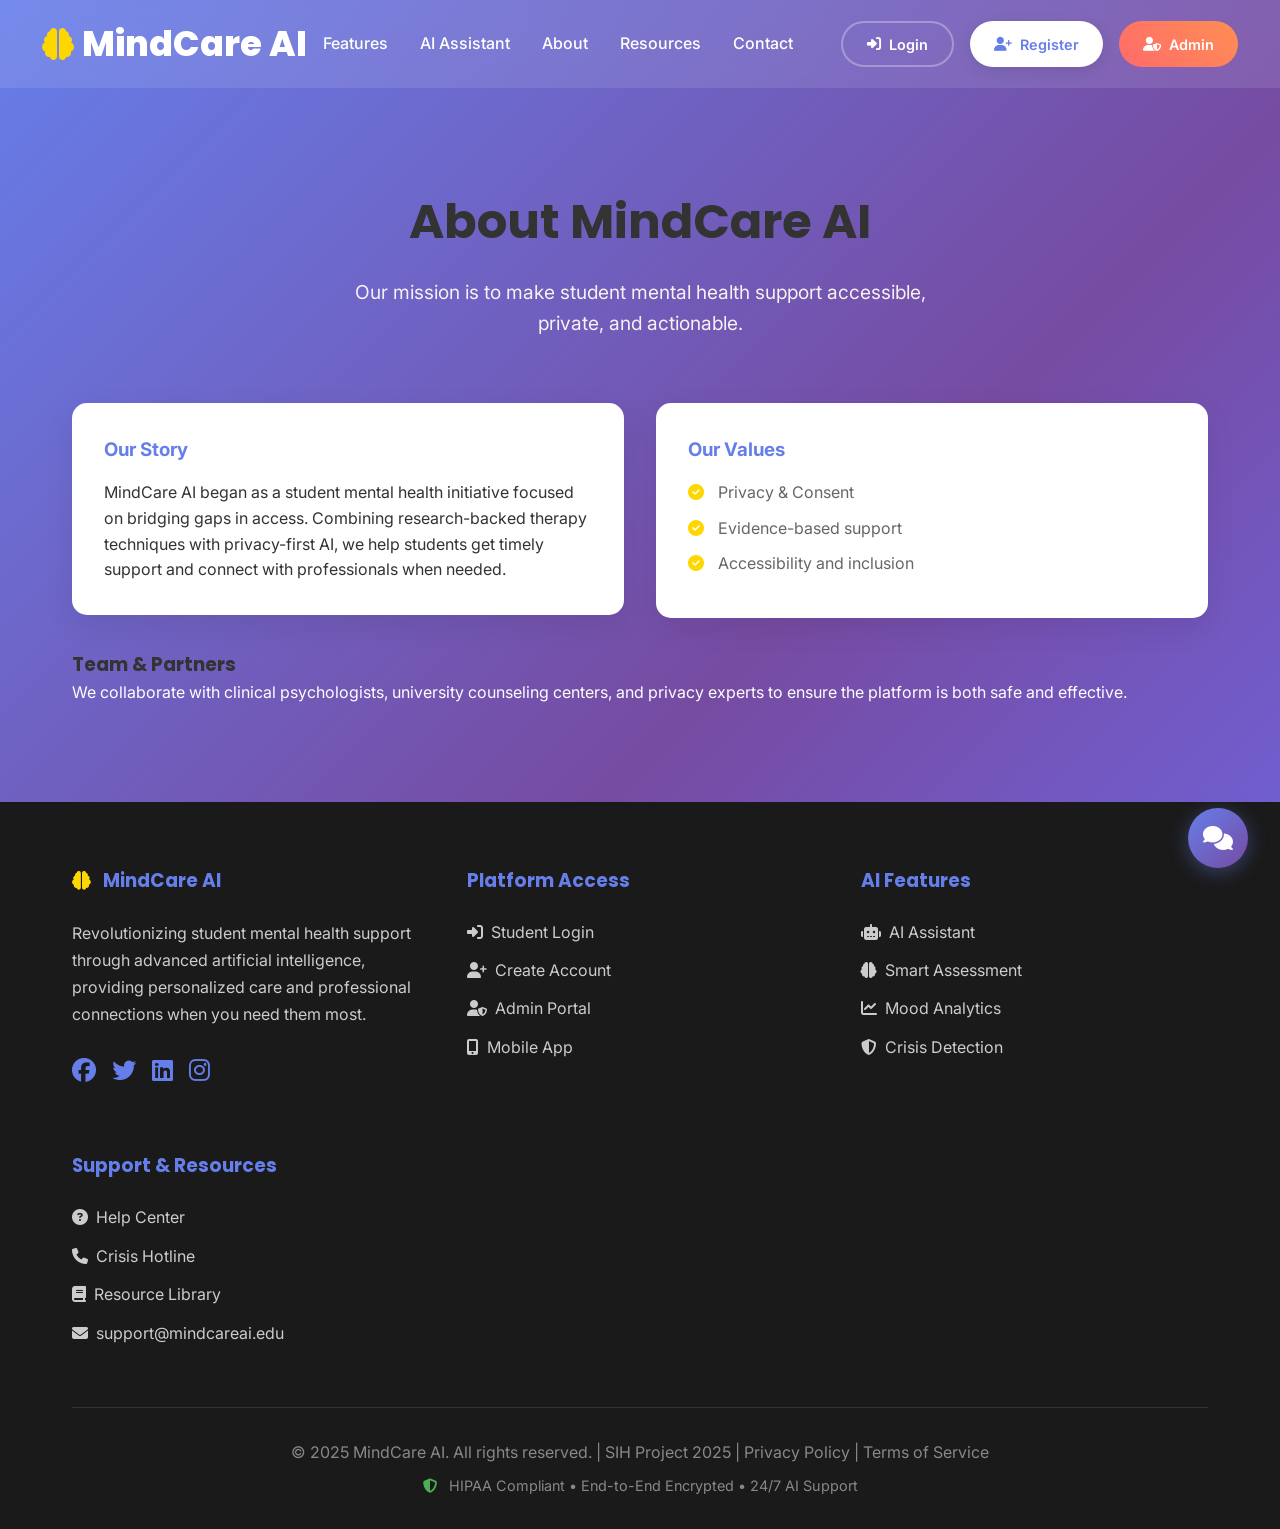
<file: about.html>
<!DOCTYPE html>
<html lang="en">
<head>
    <meta charset="UTF-8" />
    <meta name="viewport" content="width=device-width, initial-scale=1.0"/>
    <title>About — MindCare AI</title>
    <link href="https://fonts.googleapis.com/css2?family=Poppins:wght@300;400;500;600;700;800&family=Inter:wght@300;400;500;600;700&display=swap" rel="stylesheet">
    <link rel="stylesheet" href="https://cdnjs.cloudflare.com/ajax/libs/font-awesome/6.4.0/css/all.min.css">
    <link rel="stylesheet" href="style.css">
</head>
<body>
    <div class="gradient-bg">
        <!-- <div class="floating-shapes">
            <div class="shape"></div>
            <div class="shape"></div>
            <div class="shape"></div>
            <div class="shape"></div>
        </div> -->

        <header>
            <nav>
                <a href="index.html" class="logo"><i class="fas fa-brain"></i>MindCare AI</a>
                <div class="nav-menu" id="navMenu">
                    <ul class="nav-links">
                        <li><a href="features.html">Features</a></li>
                        <li><a href="ai-assistant.html">AI Assistant</a></li>
                        <li><a href="about.html">About</a></li>
                        <li><a href="resources.html">Resources</a></li>
                        <li><a href="index.html">Contact</a></li>
                    </ul>
                    <div class="auth-buttons">
                        <a href="login_page.html" class="btn-auth btn-login"><i class="fas fa-sign-in-alt"></i> Login</a>
                        <a href="registration_page.html" class="btn-auth btn-register"><i class="fas fa-user-plus"></i> Register</a>
                        <a href="admin_page.html" class="btn-auth btn-admin"><i class="fas fa-user-shield"></i> Admin</a>
                    </div>
                </div>
                <button class="mobile-toggle" onclick="toggleMobileMenu()"><i class="fas fa-bars"></i></button>
            </nav>
        </header>

        <section style="padding:6rem 0;">
            <div class="container">
                <h2 class="section-title">About MindCare AI</h2>
                <p class="section-subtitle">Our mission is to make student mental health support accessible, private, and actionable.</p>

                <div style="display:flex; gap:2rem; flex-wrap:wrap; margin-top:2rem;">
                    <div style="flex:1; min-width:320px;">
                        <div style="background:white; padding:2rem; border-radius:15px; box-shadow:0 10px 30px rgba(0,0,0,0.08);">
                            <h3 style="color:#667eea; margin-bottom:1rem;">Our Story</h3>
                            <p>MindCare AI began as a student mental health initiative focused on bridging gaps in access. Combining research-backed therapy techniques with privacy-first AI, we help students get timely support and connect with professionals when needed.</p>
                        </div>
                    </div>

                    <div style="flex:1; min-width:320px;">
                        <div style="background:white; padding:2rem; border-radius:15px; box-shadow:0 10px 30px rgba(0,0,0,0.08);">
                            <h3 style="color:#667eea; margin-bottom:1rem;">Our Values</h3>
                            <ul style="list-style:none; padding-left:0; color:#666;">
                                <li style="margin-bottom:.6rem;"><i class="fas fa-check-circle" style="color:#FFD700; margin-right:.6rem;"></i> Privacy & Consent</li>
                                <li style="margin-bottom:.6rem;"><i class="fas fa-check-circle" style="color:#FFD700; margin-right:.6rem;"></i> Evidence-based support</li>
                                <li style="margin-bottom:.6rem;"><i class="fas fa-check-circle" style="color:#FFD700; margin-right:.6rem;"></i> Accessibility and inclusion</li>
                            </ul>
                        </div>
                    </div>
                </div>

                <div style="margin-top:2rem;">
                    <h3 style="font-family:'Poppins',sans-serif;">Team & Partners</h3>
                    <p style="color:#fffefe;">We collaborate with clinical psychologists, university counseling centers, and privacy experts to ensure the platform is both safe and effective.</p>
                </div>
            </div>
        </section>

        <footer>
        <div class="container">
            <div class="footer-content">
                <div class="footer-section">
                    <h3>
                        <i class="fas fa-brain" style="color: #FFD700; margin-right: 0.5rem;"></i>
                        MindCare AI
                    </h3>
                    <p style="margin-bottom: 1.5rem; line-height: 1.7; color: #ccc;">Revolutionizing student mental health support through advanced artificial intelligence, providing personalized care and professional connections when you need them most.</p>
                    <div style="display: flex; gap: 1rem;">
                        <a href="#" style="color: #667eea; font-size: 1.5rem;"><i class="fab fa-facebook"></i></a>
                        <a href="#" style="color: #667eea; font-size: 1.5rem;"><i class="fab fa-twitter"></i></a>
                        <a href="#" style="color: #667eea; font-size: 1.5rem;"><i class="fab fa-linkedin"></i></a>
                        <a href="#" style="color: #667eea; font-size: 1.5rem;"><i class="fab fa-instagram"></i></a>
                    </div>
                </div>
                <div class="footer-section">
                    <h3>Platform Access</h3>
                    <a href="login_page.html" onclick="openLogin()"><i class="fas fa-sign-in-alt" style="margin-right: 0.5rem;"></i>Student Login</a>
                    <a href="registration_page.html" onclick="openRegister()"><i class="fas fa-user-plus" style="margin-right: 0.5rem;"></i>Create Account</a>
                    <a href="admin_page.html" onclick="openAdmin()"><i class="fas fa-user-shield" style="margin-right: 0.5rem;"></i>Admin Portal</a>
                    <a href="index.html"><i class="fas fa-mobile-alt" style="margin-right: 0.5rem;"></i>Mobile App</a>
                </div>
                <div class="footer-section">
                    <h3>AI Features</h3>
                    <a href="#"><i class="fas fa-robot" style="margin-right: 0.5rem;"></i>AI Assistant</a>
                    <a href="#"><i class="fas fa-brain" style="margin-right: 0.5rem;"></i>Smart Assessment</a>
                    <a href="#"><i class="fas fa-chart-line" style="margin-right: 0.5rem;"></i>Mood Analytics</a>
                    <a href="#"><i class="fas fa-shield-alt" style="margin-right: 0.5rem;"></i>Crisis Detection</a>
                </div>
                <div class="footer-section">
                    <h3>Support & Resources</h3>
                    <a href="#"><i class="fas fa-question-circle" style="margin-right: 0.5rem;"></i>Help Center</a>
                    <a href="#"><i class="fas fa-phone" style="margin-right: 0.5rem;"></i>Crisis Hotline</a>
                    <a href="#"><i class="fas fa-book" style="margin-right: 0.5rem;"></i>Resource Library</a>
                    <a href="#"><i class="fas fa-envelope" style="margin-right: 0.5rem;"></i>support@mindcareai.edu</a>
                </div>
            </div>
            <div class="footer-bottom">
                <p>&copy; 2025 MindCare AI. All rights reserved. | SIH Project 2025 | Privacy Policy | Terms of Service</p>
                <p style="margin-top: 0.5rem; font-size: 0.9rem;">
                    <i class="fas fa-shield-alt" style="color: #4CAF50; margin-right: 0.5rem;"></i>
                    HIPAA Compliant • End-to-End Encrypted • 24/7 AI Support
                </p>
            </div>
        </div>
    </footer>
    </div>

    <div class="floating-chat" onclick="toggleFloatingChat()"><i class="fas fa-comments"></i></div>

    <script>
        function toggleMobileMenu(){ document.getElementById('navMenu').classList.toggle('active'); }
        function toggleFloatingChat(){ alert('Quick Chat: Opening instant AI assistance.'); }
    </script>
</body>
</html>
</file>
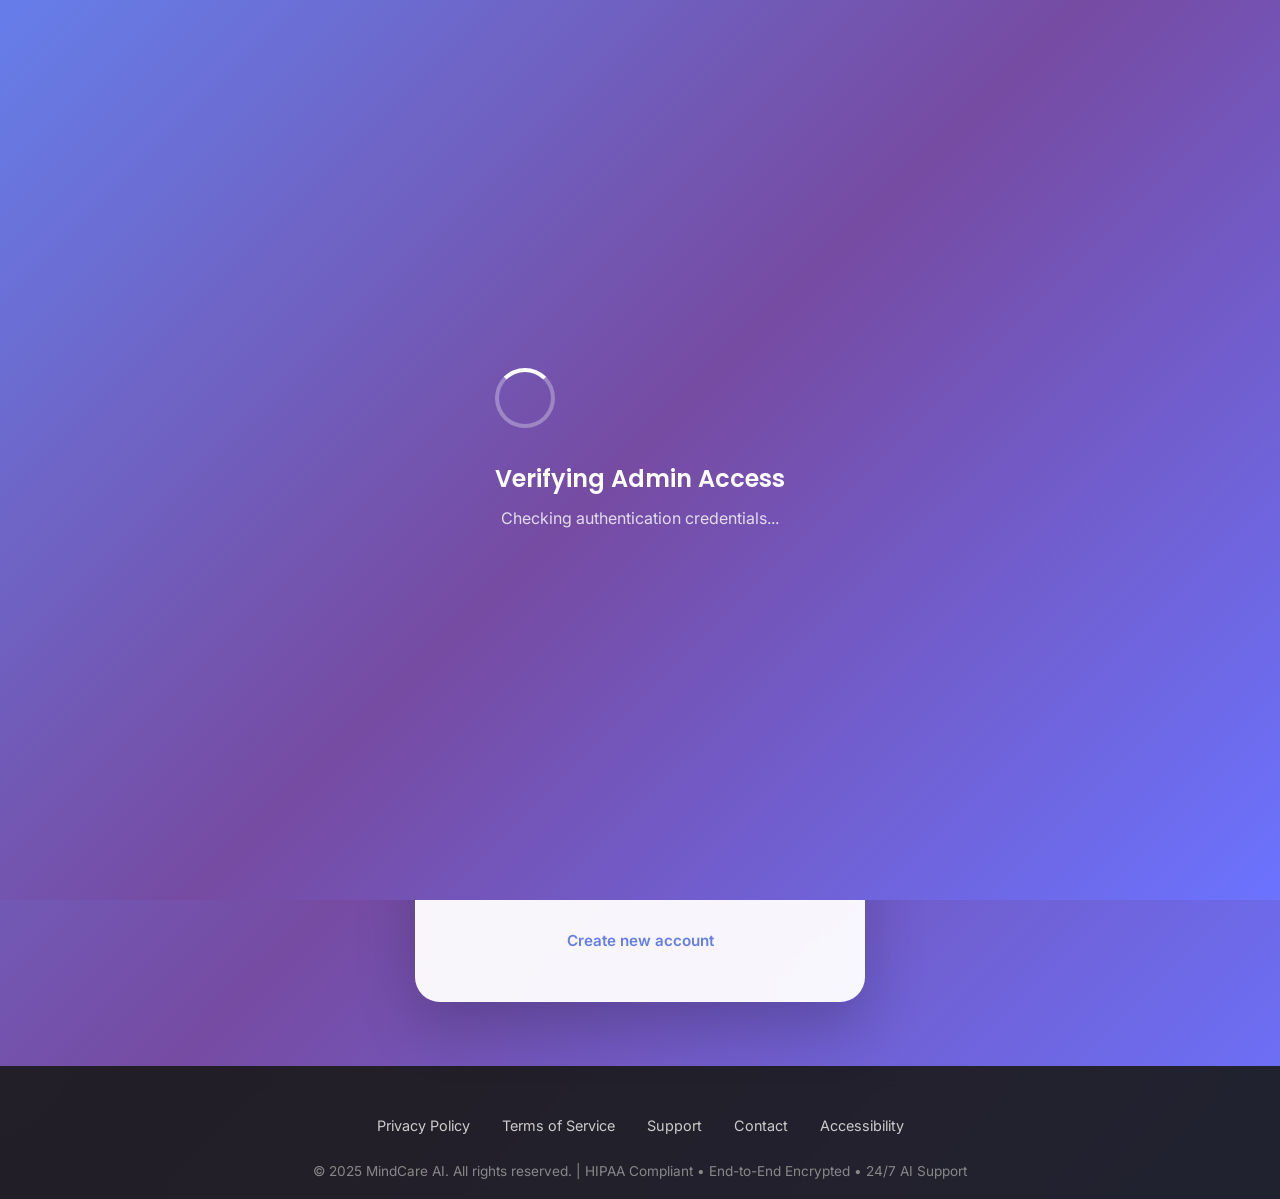
<file: admin_login.html>
<!DOCTYPE html>
<html lang="en">
<head>
    <meta charset="UTF-8">
    <meta name="viewport" content="width=device-width, initial-scale=1.0">
    <title>Admin Login - MindCare AI</title>
    <link href="https://fonts.googleapis.com/css2?family=Poppins:wght@300;400;500;600;700;800&family=Inter:wght@300;400;500;600;700&display=swap" rel="stylesheet">
    <link rel="icon" type="image/svg+xml" href="assest/img/mindcare_favicon.svg">
    <link rel="stylesheet" href="https://cdnjs.cloudflare.com/ajax/libs/font-awesome/6.4.0/css/all.min.css">
    <style>
        * {
            margin: 0;
            padding: 0;
            box-sizing: border-box;
        }

        body {
            font-family: 'Inter', -apple-system, BlinkMacSystemFont, sans-serif;
            line-height: 1.6;
            color: #333;
            overflow-x: hidden;
            min-height: 100vh;
            background: linear-gradient(135deg, #667eea 0%, #764ba2 50%, #6B73FF 100%);
        }

        .floating-shapes {
            position: absolute;
            width: 100%;
            height: 100%;
            overflow: hidden;
            z-index: 1;
        }

        .shape {
            position: absolute;
            background: rgba(255, 255, 255, 0.1);
            border-radius: 50%;
            animation: float 8s ease-in-out infinite;
        }

        .shape:nth-child(1) {
            width: 120px;
            height: 120px;
            top: 10%;
            left: 10%;
            animation-delay: 0s;
        }

        .shape:nth-child(2) {
            width: 80px;
            height: 80px;
            top: 50%;
            right: 15%;
            animation-delay: 2s;
        }

        .shape:nth-child(3) {
            width: 60px;
            height: 60px;
            top: 70%;
            left: 20%;
            animation-delay: 4s;
        }

        .shape:nth-child(4) {
            width: 100px;
            height: 100px;
            top: 30%;
            right: 40%;
            animation-delay: 6s;
        }

        @keyframes float {
            0%, 100% { transform: translateY(0px) rotate(0deg); }
            50% { transform: translateY(-30px) rotate(180deg); }
        }

        /* Header */
        header {
            position: relative;
            z-index: 10;
            padding: 1rem 0;
            backdrop-filter: blur(10px);
            background: rgba(255, 255, 255, 0.1);
        }

        nav {
            max-width: 1200px;
            margin: 0 auto;
            padding: 0 2rem;
            display: flex;
            justify-content: space-between;
            align-items: center;
        }

        .logo {
            font-family: 'Poppins', sans-serif;
            font-size: 2.2rem;
            font-weight: 800;
            color: white;
            text-decoration: none;
            display: flex;
            align-items: center;
            gap: 0.5rem;
        }

        .logo i {
            font-size: 2rem;
            color: #FFD700;
        }

        .nav-back {
            color: white;
            text-decoration: none;
            font-weight: 500;
            padding: 0.8rem 1.5rem;
            border-radius: 25px;
            background: rgba(255, 255, 255, 0.2);
            backdrop-filter: blur(10px);
            transition: all 0.3s ease;
            display: flex;
            align-items: center;
            gap: 0.5rem;
        }

        .nav-back:hover {
            background: rgba(255, 255, 255, 0.3);
            transform: translateY(-2px);
        }

        /* Main Content */
        .login-container {
            position: relative;
            z-index: 10;
            min-height: calc(100vh - 200px);
            display: flex;
            align-items: center;
            justify-content: center;
            padding: 2rem;
        }

        .login-card {
            background: rgba(255, 255, 255, 0.95);
            backdrop-filter: blur(20px);
            border-radius: 25px;
            padding: 3rem;
            box-shadow: 0 25px 60px rgba(0, 0, 0, 0.2);
            border: 1px solid rgba(255, 255, 255, 0.3);
            width: 100%;
            max-width: 450px;
            position: relative;
        }

        .login-card::before {
            content: '';
            position: absolute;
            top: 0;
            left: 0;
            right: 0;
            height: 4px;
            background: linear-gradient(90deg, #667eea, #764ba2);
            border-radius: 25px 25px 0 0;
        }

        .login-header {
            text-align: center;
            margin-bottom: 2.5rem;
        }

        .login-icon {
            width: 80px;
            height: 80px;
            background: linear-gradient(135deg, #667eea, #764ba2);
            border-radius: 50%;
            display: flex;
            align-items: center;
            justify-content: center;
            margin: 0 auto 1.5rem;
            color: white;
            font-size: 2rem;
            box-shadow: 0 10px 30px rgba(102, 126, 234, 0.3);
        }

        .login-header h1 {
            font-family: 'Poppins', sans-serif;
            font-size: 2.2rem;
            font-weight: 700;
            color: #333;
            margin-bottom: 0.5rem;
        }

        .login-header p {
            color: #666;
            font-size: 1rem;
        }

        /* Form Styles */
        .form-group {
            margin-bottom: 1.5rem;
            position: relative;
        }

        .form-label {
            display: block;
            font-weight: 600;
            color: #333;
            margin-bottom: 0.5rem;
            font-size: 0.95rem;
        }

        .form-input {
            width: 100%;
            padding: 1rem 1rem 1rem 3rem;
            border: 2px solid #e1e5e9;
            border-radius: 12px;
            font-size: 1rem;
            transition: all 0.3s ease;
            background: white;
        }

        .form-input:focus {
            outline: none;
            border-color: #667eea;
            box-shadow: 0 0 0 3px rgba(102, 126, 234, 0.1);
        }

        .input-icon {
            position: absolute;
            left: 1rem;
            top: 50%;
            transform: translateY(-50%);
            color: #999;
            font-size: 1.1rem;
        }

        .password-toggle {
            position: absolute;
            right: 1rem;
            top: 50%;
            transform: translateY(-50%);
            background: none;
            border: none;
            color: #999;
            cursor: pointer;
            font-size: 1.1rem;
            padding: 0.5rem;
        }

        .form-options {
            display: flex;
            justify-content: space-between;
            align-items: center;
            margin-bottom: 2rem;
        }

        .remember-me {
            display: flex;
            align-items: center;
            gap: 0.5rem;
            font-size: 0.9rem;
            color: #666;
        }

        .forgot-password {
            color: #667eea;
            text-decoration: none;
            font-size: 0.9rem;
            font-weight: 500;
        }

        .forgot-password:hover {
            text-decoration: underline;
        }

        .login-btn {
            width: 100%;
            background: linear-gradient(135deg, #667eea, #764ba2);
            color: white;
            border: none;
            padding: 1.2rem;
            border-radius: 12px;
            font-size: 1.1rem;
            font-weight: 600;
            cursor: pointer;
            transition: all 0.3s ease;
            margin-bottom: 1.5rem;
        }

        .login-btn:hover {
            transform: translateY(-2px);
            box-shadow: 0 10px 25px rgba(102, 126, 234, 0.3);
        }

        .login-btn:disabled {
            opacity: 0.6;
            cursor: not-allowed;
            transform: none;
        }

        .divider {
            text-align: center;
            position: relative;
            margin: 2rem 0;
            color: #999;
            font-size: 0.9rem;
        }

        .divider::before {
            content: '';
            position: absolute;
            top: 50%;
            left: 0;
            right: 0;
            height: 1px;
            background: #e1e5e9;
            z-index: 1;
        }

        .divider span {
            background: white;
            padding: 0 1rem;
            position: relative;
            z-index: 2;
        }

        .signup-link {
            text-align: center;
            color: #666;
            font-size: 0.95rem;
        }

        .signup-link a {
            color: #667eea;
            text-decoration: none;
            font-weight: 600;
        }

        .signup-link a:hover {
            text-decoration: underline;
        }

        /* Alert Messages */
        .alert {
            padding: 1rem;
            border-radius: 8px;
            margin-bottom: 1.5rem;
            font-size: 0.9rem;
            display: none;
        }

        .alert.show {
            display: block;
            animation: slideDown 0.3s ease;
        }

        .alert-error {
            background: #fee;
            color: #c33;
            border: 1px solid #fcc;
        }

        .alert-success {
            background: #efe;
            color: #363;
            border: 1px solid #cfc;
        }

        @keyframes slideDown {
            from {
                opacity: 0;
                transform: translateY(-10px);
            }
            to {
                opacity: 1;
                transform: translateY(0);
            }
        }

        /* Footer */
        footer {
            background: rgba(26, 26, 26, 0.9);
            backdrop-filter: blur(10px);
            color: white;
            padding: 3rem 0 1rem;
            margin-top: 2rem;
        }

        .footer-content {
            max-width: 1200px;
            margin: 0 auto;
            padding: 0 2rem;
            text-align: center;
        }

        .footer-links {
            display: flex;
            justify-content: center;
            gap: 2rem;
            margin-bottom: 1.5rem;
            flex-wrap: wrap;
        }

        .footer-links a {
            color: #ccc;
            text-decoration: none;
            font-size: 0.9rem;
            transition: color 0.3s ease;
        }

        .footer-links a:hover {
            color: #667eea;
        }

        .footer-bottom {
            color: #888;
            font-size: 0.85rem;
        }

        /* Responsive */
        @media (max-width: 768px) {
            .login-card {
                margin: 1rem;
                padding: 2rem;
            }

            .login-header h1 {
                font-size: 1.8rem;
            }

            nav {
                padding: 0 1rem;
            }

            .logo {
                font-size: 1.8rem;
            }

            .footer-links {
                flex-direction: column;
                gap: 1rem;
            }
        }
    </style>
</head>
<body>
    <div class="floating-shapes">
        <div class="shape"></div>
        <div class="shape"></div>
        <div class="shape"></div>
        <div class="shape"></div>
    </div>

    <header>
        <nav>
            <a href="index.html" class="logo">
                <i class="fas fa-brain"></i>
                MindCare AI
            </a>
            <a href="index.html" class="nav-back">
                <i class="fas fa-arrow-left"></i>
                Back to Home
            </a>
        </nav>
    </header>

    <main class="login-container">
        <div class="login-card">
            <div class="login-header">
                <div class="login-icon">
                    <i class="fas fa-sign-in-alt"></i>
                </div>
                <h1>Welcome Back Admin</h1>
                <p>Sign in to access your mental wellness dashboard</p>
            </div>

            <div id="alertContainer"></div>

            <form id="loginForm" novalidate>
                <div class="form-group">
                    <label for="email" class="form-label">Email Address</label>
                    <div style="position: relative;">
                        <i class="fas fa-envelope input-icon"></i>
                        <input type="email" id="email" name="email" class="form-input" placeholder="Enter your email" required autocomplete="email">
                    </div>
                </div>

                <div class="form-group">
                    <label for="password" class="form-label">Password</label>
                    <div style="position: relative;">
                        <i class="fas fa-lock input-icon"></i>
                        <input type="password" id="password" name="password" class="form-input" placeholder="Enter your password" required autocomplete="current-password">
                        <button type="button" class="password-toggle" onclick="togglePassword('password')">
                            <i class="fas fa-eye" id="passwordToggleIcon"></i>
                        </button>
                    </div>
                </div>

                <div class="form-options">
                    <label class="remember-me">
                        <input type="checkbox" id="remember" name="remember">
                        Remember me
                    </label>
                    <a href="#" class="forgot-password" onclick="forgotPassword()">Forgot password?</a>
                </div>

                <button type="button" class="login-btn" id="loginBtn" onclick="window.location.href='admin_page.html'">
  <i class="fas fa-sign-in-alt"></i>
  Sign In
</button>

            </form>

            <div class="divider">
                <span>Don't have an account?</span>
            </div>

            <div class="signup-link">
                <a href="registration_page.html">Create new account</a>
            </div>
        </div>
    </main>

    <footer>
        <div class="footer-content">
            <div class="footer-links">
                <a href="#privacy">Privacy Policy</a>
                <a href="#terms">Terms of Service</a>
                <a href="#support">Support</a>
                <a href="#contact">Contact</a>
                <a href="#accessibility">Accessibility</a>
            </div>
            <div class="footer-bottom">
                <p>&copy; 2025 MindCare AI. All rights reserved. | HIPAA Compliant • End-to-End Encrypted • 24/7 AI Support</p>
            </div>
        </div>
    </footer>

    <script>
        // Password visibility toggle
        function togglePassword(inputId) {
            const passwordInput = document.getElementById(inputId);
            const toggleIcon = document.getElementById(inputId + 'ToggleIcon');
            
            if (passwordInput.type === 'password') {
                passwordInput.type = 'text';
                toggleIcon.className = 'fas fa-eye-slash';
            } else {
                passwordInput.type = 'password';
                toggleIcon.className = 'fas fa-eye';
            }
        }

        // Show alert message
        function showAlert(message, type = 'error') {
            const alertContainer = document.getElementById('alertContainer');
            const alertDiv = document.createElement('div');
            alertDiv.className = `alert alert-${type}`;
            alertDiv.innerHTML = `
                <i class="fas fa-${type === 'error' ? 'exclamation-circle' : 'check-circle'}"></i>
                ${message}
            `;
            
            alertContainer.innerHTML = '';
            alertContainer.appendChild(alertDiv);
            alertDiv.classList.add('show');
            
            // Auto-hide after 5 seconds
            setTimeout(() => {
                alertDiv.classList.remove('show');
                setTimeout(() => alertDiv.remove(), 300);
            }, 5000);
        }

        // Email validation
        function isValidEmail(email) {
            const emailRegex = /^[^\s@]+@[^\s@]+\.[^\s@]+$/;
            return emailRegex.test(email);
        }

        // Password strength validation
        function isValidPassword(password) {
            return password.length >= 8;
        }

        // Sanitize input to prevent XSS
        function sanitizeInput(input) {
            const div = document.createElement('div');
            div.textContent = input;
            return div.innerHTML;
        }

        // Form submission
        document.getElementById('loginForm').addEventListener('submit', async function(e) {
            e.preventDefault();
            
            const loginBtn = document.getElementById('loginBtn');
            const email = sanitizeInput(document.getElementById('email').value.trim());
            const password = document.getElementById('password').value;
            const remember = document.getElementById('remember').checked;

            // Client-side validation
            if (!email) {
                showAlert('Please enter your email address.');
                document.getElementById('email').focus();
                return;
            }

            if (!isValidEmail(email)) {
                showAlert('Please enter a valid email address.');
                document.getElementById('email').focus();
                return;
            }

            if (!password) {
                showAlert('Please enter your password.');
                document.getElementById('password').focus();
                return;
            }

            if (!isValidPassword(password)) {
                showAlert('Password must be at least 8 characters long.');
                document.getElementById('password').focus();
                return;
            }

            // Disable button and show loading state
            loginBtn.disabled = true;
            loginBtn.innerHTML = '<i class="fas fa-spinner fa-spin"></i> Signing In...';

            try {
                // Simulate API call (replace with actual authentication endpoint)
                await new Promise(resolve => setTimeout(resolve, 2000));

                // Demo credentials for testing
                if (email === 'student@university.edu' && password === 'password123') {
                    showAlert('Login successful! Redirecting...', 'success');
                    
                    // Store authentication token (in a real app, use secure httpOnly cookies)
                    if (remember) {
                        sessionStorage.setItem('authToken', 'demo_token_' + Date.now());
                        sessionStorage.setItem('userEmail', email);
                    }
                    
                    setTimeout(() => {
                        window.location.href = 'dashboard.html';
                    }, 1500);
                } else {
                    showAlert('Invalid email or password. Please try again.');
                }
            } catch (error) {
                showAlert('An error occurred during login. Please try again.');
                console.error('Login error:', error);
            } finally {
                // Re-enable button
                loginBtn.disabled = false;
                loginBtn.innerHTML = '<i class="fas fa-sign-in-alt"></i> Sign In';
            }
        });

        // Forgot password functionality
        function forgotPassword() {
            const email = document.getElementById('email').value.trim();
            
            if (!email) {
                showAlert('Please enter your email address first.');
                document.getElementById('email').focus();
                return;
            }

            if (!isValidEmail(email)) {
                showAlert('Please enter a valid email address.');
                document.getElementById('email').focus();
                return;
            }

            showAlert(`Password reset link sent to ${email}. Please check your inbox.`, 'success');
        }

        // Security: Clear form data on page unload
        window.addEventListener('beforeunload', function() {
            document.getElementById('loginForm').reset();
        });

        // Auto-focus email field on page load
        window.addEventListener('load', function() {
            document.getElementById('email').focus();
        });

        // Rate limiting simulation
        let loginAttempts = 0;
        const maxAttempts = 5;
        const lockoutTime = 5 * 60 * 1000; // 5 minutes

        function checkRateLimit() {
            const lastAttempt = localStorage.getItem('lastLoginAttempt');
            const attemptCount = parseInt(localStorage.getItem('loginAttempts') || '0');

            if (attemptCount >= maxAttempts && Date.now() - lastAttempt < lockoutTime) {
                const remainingTime = Math.ceil((lockoutTime - (Date.now() - lastAttempt)) / 1000 / 60);
                showAlert(`Too many failed attempts. Please try again in ${remainingTime} minutes.`);
                return false;
            }

            return true;
        }

        // Handle failed login attempts
        function handleFailedLogin() {
            loginAttempts++;
            localStorage.setItem('loginAttempts', loginAttempts.toString());
            localStorage.setItem('lastLoginAttempt', Date.now().toString());

            if (loginAttempts >= maxAttempts) {
                showAlert('Account temporarily locked due to multiple failed attempts. Please try again in 5 minutes.');
            }
        }

        // Clear failed attempts on successful login
        function clearFailedAttempts() {
            localStorage.removeItem('loginAttempts');
            localStorage.removeItem('lastLoginAttempt');
            loginAttempts = 0;
        }
    </script>
  <style>
    * {
      margin: 0;
      padding: 0;
      box-sizing: border-box;
    }

    body {
      font-family: 'Inter', sans-serif;
      background: linear-gradient(135deg, #667eea 0%, #764ba2 50%, #6B73FF 100%);
      min-height: 100vh;
      color: #333;
    }

    /* Header Styles */
    header {
      background: rgba(255, 255, 255, 0.1);
      backdrop-filter: blur(10px);
      padding: 1rem 0;
      border-bottom: 1px solid rgba(255, 255, 255, 0.2);
    }

    nav {
      max-width: 1200px;
      margin: 0 auto;
      padding: 0 2rem;
      display: flex;
      justify-content: space-between;
      align-items: center;
    }

    .logo {
      font-family: 'Poppins', sans-serif;
      font-size: 2rem;
      font-weight: 800;
      color: white;
      text-decoration: none;
      display: flex;
      align-items: center;
      gap: 0.5rem;
    }

    .logo i {
      font-size: 1.8rem;
      color: #FFD700;
    }

    .nav-back {
      background: rgba(255, 255, 255, 0.2);
      color: white;
      padding: 0.8rem 1.5rem;
      border-radius: 25px;
      text-decoration: none;
      display: flex;
      align-items: center;
      gap: 0.5rem;
      font-weight: 600;
      transition: all 0.3s ease;
      border: 1px solid rgba(255, 255, 255, 0.3);
    }

    .nav-back:hover {
      background: rgba(255, 255, 255, 0.3);
      transform: translateY(-2px);
    }

    /* Admin Container */
    .admin-container {
      max-width: 1400px;
      margin: 3rem auto;
      background: white;
      border-radius: 25px;
      padding: 3rem;
      box-shadow: 0 25px 60px rgba(0,0,0,0.2);
      backdrop-filter: blur(20px);
      border: 1px solid rgba(255, 255, 255, 0.3);
    }

    .admin-header {
      display: flex;
      justify-content: space-between;
      align-items: center;
      margin-bottom: 3rem;
      padding-bottom: 2rem;
      border-bottom: 2px solid #f0f0f0;
    }

    .admin-title {
      font-family: 'Poppins', sans-serif;
      font-size: 2.5rem;
      font-weight: 700;
      color: #667eea;
      display: flex;
      align-items: center;
      gap: 1rem;
    }

    .admin-title i {
      font-size: 2.2rem;
      color: #FFD700;
    }

    .admin-info {
      text-align: right;
      color: #666;
    }

    .admin-info h3 {
      color: #333;
      margin-bottom: 0.5rem;
    }

    /* Stats Cards */
    .stats-grid {
      display: grid;
      grid-template-columns: repeat(auto-fit, minmax(250px, 1fr));
      gap: 2rem;
      margin-bottom: 3rem;
    }

    .stat-card {
      background: linear-gradient(135deg, #667eea, #764ba2);
      color: white;
      padding: 2rem;
      border-radius: 20px;
      text-align: center;
      box-shadow: 0 10px 30px rgba(102, 126, 234, 0.3);
      transition: transform 0.3s ease;
    }

    .stat-card:hover {
      transform: translateY(-5px);
    }

    .stat-card i {
      font-size: 3rem;
      margin-bottom: 1rem;
      color: #FFD700;
    }

    .stat-card h3 {
      font-family: 'Poppins', sans-serif;
      font-size: 2.5rem;
      font-weight: 800;
      margin-bottom: 0.5rem;
    }

    .stat-card p {
      font-size: 1.1rem;
      opacity: 0.9;
    }

    /* Table Styles */
    .table-section {
      margin-bottom: 3rem;
    }

    .section-header {
      display: flex;
      justify-content: between;
      align-items: center;
      margin-bottom: 2rem;
    }

    .section-title {
      font-family: 'Poppins', sans-serif;
      font-size: 1.8rem;
      font-weight: 600;
      color: #333;
      margin-bottom: 1rem;
    }

    .table-container {
      background: white;
      border-radius: 15px;
      overflow: hidden;
      box-shadow: 0 10px 30px rgba(0,0,0,0.1);
      border: 1px solid #e0e0e0;
    }

    .user-table {
      width: 100%;
      border-collapse: collapse;
    }

    .user-table th {
      background: linear-gradient(135deg, #667eea, #764ba2);
      color: white;
      padding: 1.2rem;
      text-align: left;
      font-weight: 600;
      font-size: 0.95rem;
      text-transform: uppercase;
      letter-spacing: 0.5px;
    }

    .user-table td {
      padding: 1.2rem;
      text-align: left;
      border-bottom: 1px solid #f0f0f0;
      font-size: 0.95rem;
    }

    .user-table tr:hover {
      background: #f8f9ff;
    }

    .user-table tr:last-child td {
      border-bottom: none;
    }

    .status-badge {
      padding: 0.4rem 1rem;
      border-radius: 20px;
      font-size: 0.8rem;
      font-weight: 600;
      text-transform: uppercase;
      letter-spacing: 0.5px;
    }

    .status-active {
      background: #d4edda;
      color: #155724;
    }

    .status-inactive {
      background: #f8d7da;
      color: #721c24;
    }

    .actions {
      display: flex;
      gap: 0.5rem;
    }

    .actions button {
      padding: 0.6rem 1.2rem;
      border: none;
      border-radius: 10px;
      cursor: pointer;
      font-size: 0.85rem;
      font-weight: 600;
      transition: all 0.3s ease;
      display: flex;
      align-items: center;
      gap: 0.3rem;
    }

    .btn-edit {
      background: #4CAF50;
      color: white;
    }

    .btn-edit:hover {
      background: #45a049;
      transform: translateY(-2px);
    }

    .btn-delete {
      background: #f44336;
      color: white;
    }

    .btn-delete:hover {
      background: #da190b;
      transform: translateY(-2px);
    }

    .btn-view {
      background: #2196F3;
      color: white;
    }

    .btn-view:hover {
      background: #0b7dda;
      transform: translateY(-2px);
    }

    /* Loading Screen */
    .loading-screen {
      position: fixed;
      top: 0;
      left: 0;
      width: 100%;
      height: 100%;
      background: linear-gradient(135deg, #667eea 0%, #764ba2 50%, #6B73FF 100%);
      display: flex;
      flex-direction: column;
      justify-content: center;
      align-items: center;
      z-index: 9999;
      color: white;
    }

    .loading-content {
      text-align: center;
    }

    .loading-spinner {
      width: 60px;
      height: 60px;
      border: 4px solid rgba(255, 255, 255, 0.3);
      border-top: 4px solid white;
      border-radius: 50%;
      animation: spin 1s linear infinite;
      margin-bottom: 2rem;
    }

    @keyframes spin {
      0% { transform: rotate(0deg); }
      100% { transform: rotate(360deg); }
    }

    .loading-text {
      font-family: 'Poppins', sans-serif;
      font-size: 1.5rem;
      font-weight: 600;
      margin-bottom: 0.5rem;
    }

    .loading-subtext {
      font-size: 1rem;
      opacity: 0.8;
    }

    /* Responsive Design */
    @media (max-width: 768px) {
      .admin-container {
        margin: 1rem;
        padding: 2rem 1rem;
      }

      .admin-header {
        flex-direction: column;
        text-align: center;
        gap: 1rem;
      }

      .admin-title {
        font-size: 2rem;
      }

      .stats-grid {
        grid-template-columns: 1fr;
      }

      .user-table {
        font-size: 0.85rem;
      }

      .actions {
        flex-direction: column;
      }
    }
  </style>
</head>
<body>
  <!-- Loading Screen -->
  <div class="loading-screen" id="loadingScreen">
    <div class="loading-content">
      <div class="loading-spinner"></div>
      <div class="loading-text">Verifying Admin Access</div>
      <div class="loading-subtext">Checking authentication credentials...</div>
    </div>
  </div>

  <!-- Main Admin Content (hidden initially) -->
  <div id="adminContent" style="display: none;">
    <header>
      <nav>
        <a href="index.html" class="logo">
          <i class="fas fa-brain"></i>
          MindCare AI
        </a>
        <a href="#" class="nav-back" onclick="logout()">
          <i class="fas fa-sign-out-alt"></i>
          Logout
        </a>
      </nav>
    </header>

    <main class="admin-container">
      <div class="admin-header">
        <div>
          <h1 class="admin-title">
            <i class="fas fa-shield-alt"></i>
            Admin Dashboard
          </h1>
          <p style="color: #666; margin-top: 0.5rem;">Manage users and monitor platform activity</p>
        </div>
        <div class="admin-info">
          <h3>Welcome, Administrator</h3>
          <p>Last login: <span id="lastLogin">Today, 2:30 PM</span></p>
          <p>System Status: <span style="color: #4CAF50; font-weight: 600;">Online</span></p>
        </div>
      </div>

      <!-- Statistics Cards -->
      <div class="stats-grid">
        <div class="stat-card">
          <i class="fas fa-users"></i>
          <h3>1,247</h3>
          <p>Active Users</p>
        </div>
        <div class="stat-card">
          <i class="fas fa-graduation-cap"></i>
          <h3>89</h3>
          <p>Universities</p>
        </div>
        <div class="stat-card">
          <i class="fas fa-comments"></i>
          <h3>5,634</h3>
          <p>AI Conversations</p>
        </div>
        <div class="stat-card">
          <i class="fas fa-chart-line"></i>
          <h3>94%</h3>
          <p>Success Rate</p>
        </div>
      </div>

      <!-- User Management Table -->
      <div class="table-section">
        <h2 class="section-title">User Management</h2>
        <div class="table-container">
          <table class="user-table">
            <thead>
              <tr>
                <th>User ID</th>
                <th>Name</th>
                <th>Email</th>
                <th>University</th>
                <th>Status</th>
                <th>Last Active</th>
                <th>Actions</th>
              </tr>
            </thead>
            <tbody id="userTableBody">
              <tr>
                <td>#1001</td>
                <td>Alice Johnson</td>
                <td>alice.johnson@mit.edu</td>
                <td>MIT</td>
                <td><span class="status-badge status-active">Active</span></td>
                <td>2 hours ago</td>
                <td class="actions">
                  <button class="btn-view" onclick="viewUser('1001')">
                    <i class="fas fa-eye"></i> View
                  </button>
                  <button class="btn-edit" onclick="editUser('1001')">
                    <i class="fas fa-edit"></i> Edit
                  </button>
                  <button class="btn-delete" onclick="deleteUser('1001')">
                    <i class="fas fa-trash"></i> Delete
                  </button>
                </td>
              </tr>
              <tr>
                <td>#1002</td>
                <td>Bob Smith</td>
                <td>bob.smith@stanford.edu</td>
                <td>Stanford University</td>
                <td><span class="status-badge status-active">Active</span></td>
                <td>1 day ago</td>
                <td class="actions">
                  <button class="btn-view" onclick="viewUser('1002')">
                    <i class="fas fa-eye"></i> View
                  </button>
                  <button class="btn-edit" onclick="editUser('1002')">
                    <i class="fas fa-edit"></i> Edit
                  </button>
                  <button class="btn-delete" onclick="deleteUser('1002')">
                    <i class="fas fa-trash"></i> Delete
                  </button>
                </td>
              </tr>
              <tr>
                <td>#1003</td>
                <td>Sarah Wilson</td>
                <td>sarah.w@harvard.edu</td>
                <td>Harvard University</td>
                <td><span class="status-badge status-inactive">Inactive</span></td>
                <td>1 week ago</td>
                <td class="actions">
                  <button class="btn-view" onclick="viewUser('1003')">
                    <i class="fas fa-eye"></i> View
                  </button>
                  <button class="btn-edit" onclick="editUser('1003')">
                    <i class="fas fa-edit"></i> Edit
                  </button>
                  <button class="btn-delete" onclick="deleteUser('1003')">
                    <i class="fas fa-trash"></i> Delete
                  </button>
                </td>
              </tr>
              <tr>
                <td>#1004</td>
                <td>Michael Chen</td>
                <td>m.chen@berkeley.edu</td>
                <td>UC Berkeley</td>
                <td><span class="status-badge status-active">Active</span></td>
                <td>5 minutes ago</td>
                <td class="actions">
                  <button class="btn-view" onclick="viewUser('1004')">
                    <i class="fas fa-eye"></i> View
                  </button>
                  <button class="btn-edit" onclick="editUser('1004')">
                    <i class="fas fa-edit"></i> Edit
                  </button>
                  <button class="btn-delete" onclick="deleteUser('1004')">
                    <i class="fas fa-trash"></i> Delete
                  </button>
                </td>
              </tr>
            </tbody>
          </table>
        </div>
      </div>
    </main>
  </div>

  <script>
    // Check authentication status on page load
    window.addEventListener('load', function() {x
      checkAuthentication();
    });

    function checkAuthentication() {
      // Check if user is authenticated (in real app, check server session/token)
      const isAuthenticated = sessionStorage.getItem('adminAuthenticated') === 'true';
      
      if (!isAuthenticated) {
        // Show loading screen briefly then redirect to login
        setTimeout(() => {
          // Update loading text
          document.querySelector('.loading-text').textContent = 'Access Denied';
          document.querySelector('.loading-subtext').textContent = 'Redirecting to login page...';
          
          setTimeout(() => {
            // Store the intended destination
            sessionStorage.setItem('redirectAfterLogin', 'admin_page.html');
            // Redirect to login page with admin mode
            window.location.href = 'login_page.html?mode=admin';
          }, 1500);
        }, 1000);
      } else {
        // User is authenticated, show admin content
        setTimeout(() => {
          document.getElementById('loadingScreen').style.display = 'none';
          document.getElementById('adminContent').style.display = 'block';
          
          // Fade in animation
          document.getElementById('adminContent').style.opacity = '0';
          setTimeout(() => {
            document.getElementById('adminContent').style.transition = 'opacity 0.5s ease-in';
            document.getElementById('adminContent').style.opacity = '1';
          }, 100);
        }, 1500);
      }
    }

    // Admin functions
    function viewUser(userId) {
      alert(`Viewing details for User ID: ${userId}\n\nThis would open a detailed user profile with:\n• Personal information\n• Activity logs\n• Mental health progress\n• Communication history`);
    }

    function editUser(userId) {
      alert(`Editing User ID: ${userId}\n\nThis would open a form to modify:\n• User permissions\n• Account settings\n• Notification preferences\n• Crisis intervention settings`);
    }

    function deleteUser(userId) {
      if (confirm(`Are you sure you want to delete User ID: ${userId}?\n\nThis action cannot be undone and will:\n• Remove all user data\n• Delete conversation history\n• Revoke platform access`)) {
        alert(`User ${userId} has been successfully deleted from the system.`);
        // In real app, make API call to delete user
      }
    }

    function logout() {
      if (confirm('Are you sure you want to logout?')) {
        // Clear authentication
        sessionStorage.removeItem('adminAuthenticated');
        sessionStorage.removeItem('redirectAfterLogin');
        
        // Show loading screen
        document.getElementById('loadingScreen').style.display = 'flex';
        document.querySelector('.loading-text').textContent = 'Logging Out';
        document.querySelector('.loading-subtext').textContent = 'Securing your session...';
        
        setTimeout(() => {
          window.location.href = 'index.html';
        }, 1500);
      }
    }

    // Update last login time
    function updateLastLogin() {
      const now = new Date();
      const timeString = now.toLocaleString('en-US', {
        weekday: 'short',
        hour: 'numeric',
        minute: '2-digit',
        hour12: true
      });
      document.getElementById('lastLogin').textContent = timeString;
    }

    // Call on page load
    setTimeout(updateLastLogin, 2000);
  </script>
</body>
</html>
</file>
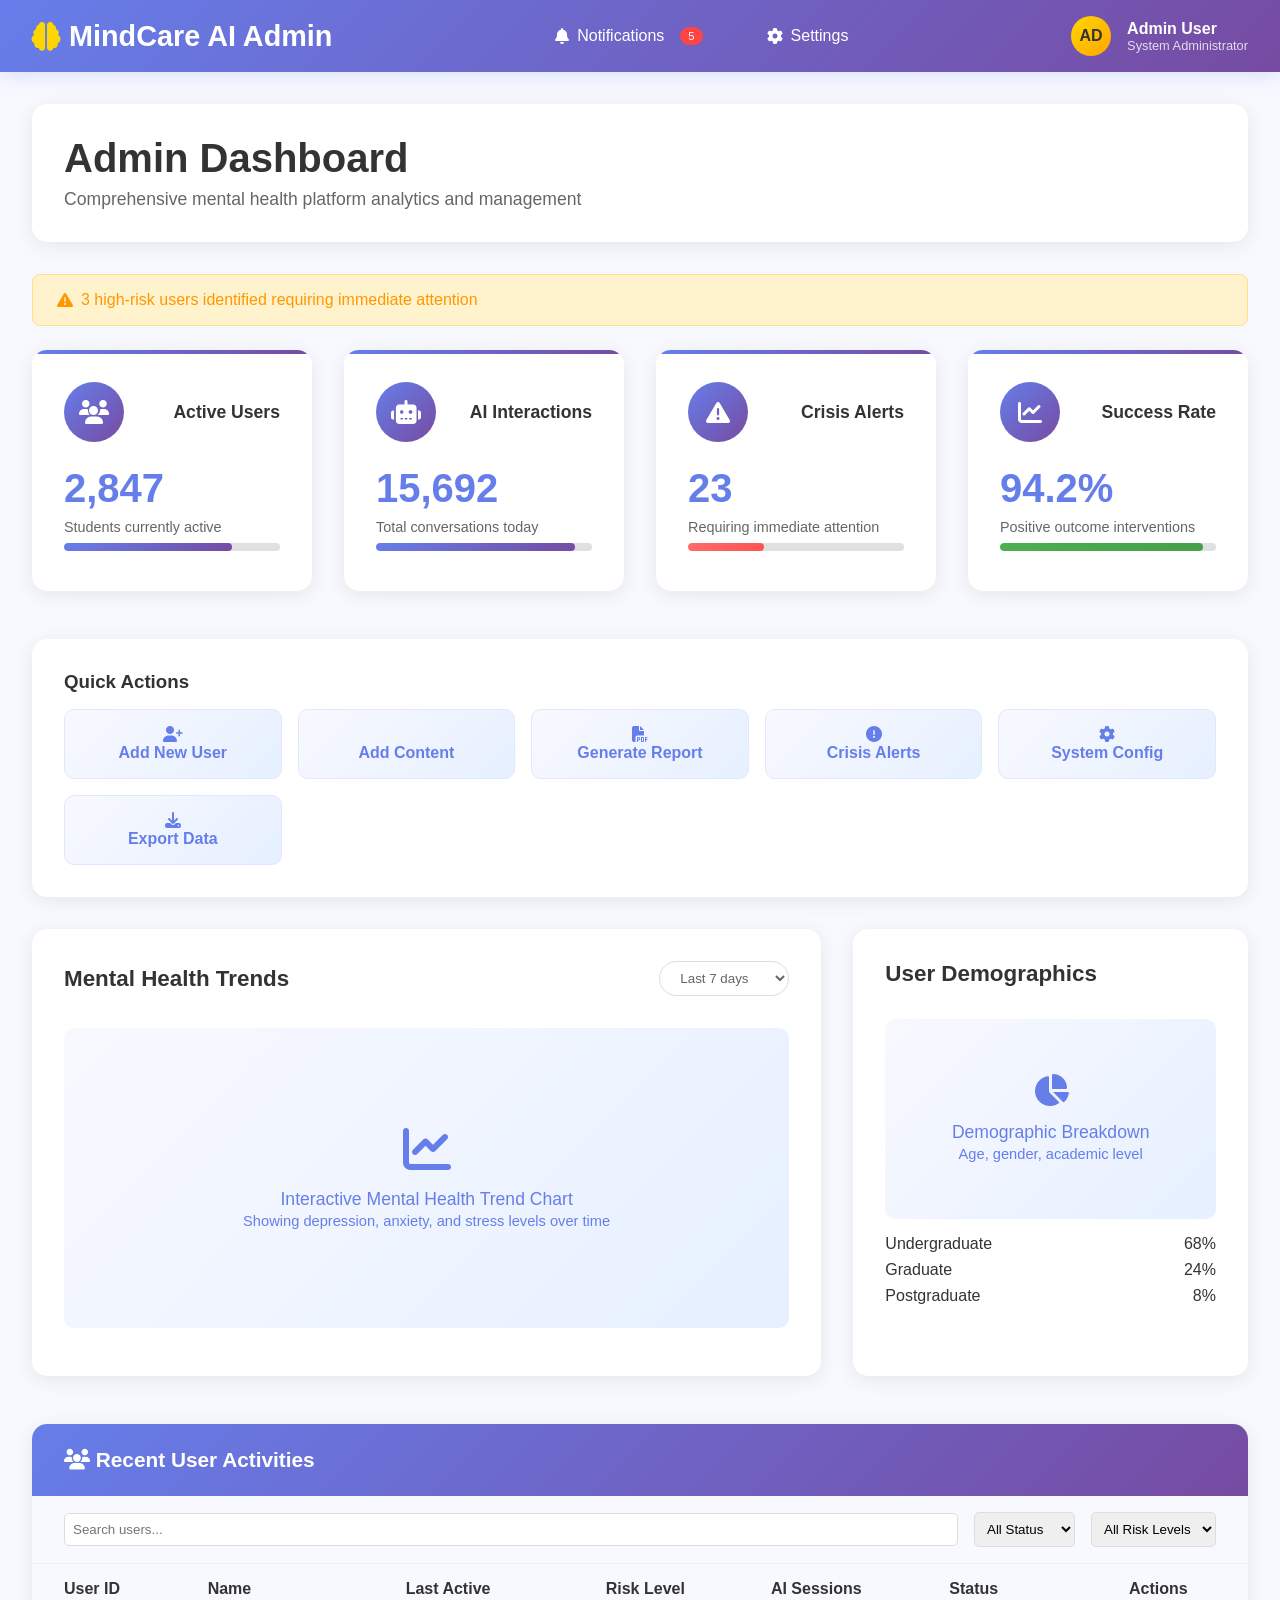
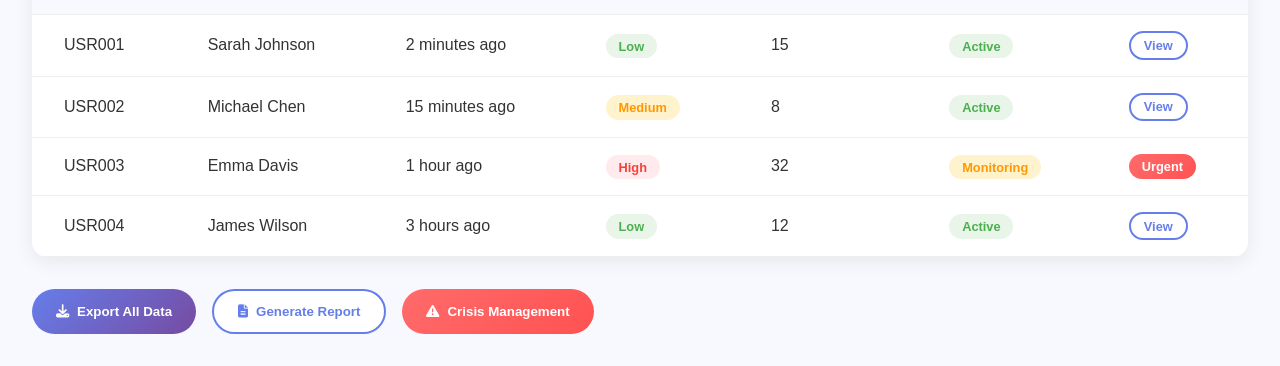
<file: admin_page.html>
<!DOCTYPE html>
<html lang="en">
<head>
    <meta charset="UTF-8">
    <meta name="viewport" content="width=device-width, initial-scale=1.0">
    <title>MindCare AI - Admin Dashboard</title>
    <link href="https://fonts.googleapis.com/css2?family=Poppins:wght@300;400;500;600;700;800&family=Inter:wght@300;400;500;600;700&display=swap" rel="styleshe    <link rel="icon" type="image/svg+xml" href="assest/img/mindcare_favicon.svg">
    <link rel="stylesheet" href="https://cdnjs.cloudflare.com/ajax/libs/font-awesome/6.4.0/css/all.min.css">
    <link rel="icon" type="image/svg+xml" href="assest/img/mindcare_favicon.svg">
    <style>
        * {
            margin: 0;
            padding: 0;
            box-sizing: border-box;
        }

        body {
            font-family: 'Inter', -apple-system, BlinkMacSystemFont, sans-serif;
            background: #f8f9ff;
            color: #333;
            overflow-x: hidden;
        }

        /* Header */
        .admin-header {
            background: linear-gradient(135deg, #667eea 0%, #764ba2 100%);
            padding: 1rem 0;
            box-shadow: 0 4px 20px rgba(102, 126, 234, 0.2);
        }

        .header-content {
            max-width: 1400px;
            margin: 0 auto;
            padding: 0 2rem;
            display: flex;
            justify-content: space-between;
            align-items: center;
        }

        .logo {
            font-family: 'Poppins', sans-serif;
            font-size: 1.8rem;
            font-weight: 800;
            color: white;
            text-decoration: none;
            display: flex;
            align-items: center;
            gap: 0.5rem;
        }

        .logo i {
            color: #FFD700;
        }

        .admin-nav {
            display: flex;
            align-items: center;
            gap: 2rem;
        }

        .nav-item {
            color: white;
            text-decoration: none;
            padding: 0.5rem 1rem;
            border-radius: 25px;
            transition: all 0.3s ease;
            display: flex;
            align-items: center;
            gap: 0.5rem;
        }

        .nav-item:hover {
            background: rgba(255, 255, 255, 0.2);
            transform: translateY(-2px);
        }

        .admin-profile {
            display: flex;
            align-items: center;
            gap: 1rem;
            color: white;
        }

        .profile-avatar {
            width: 40px;
            height: 40px;
            background: linear-gradient(135deg, #FFD700, #FFA500);
            border-radius: 50%;
            display: flex;
            align-items: center;
            justify-content: center;
            font-weight: 600;
            color: #333;
        }

        /* Sidebar */
        .dashboard-container {
            display: flex;
            min-height: calc(100vh - 80px);
        }

        .sidebar {
            width: 280px;
            background: white;
            box-shadow: 4px 0 20px rgba(0, 0, 0, 0.1);
            padding: 2rem 0;
            position: fixed;
            height: calc(100vh - 80px);
            overflow-y: auto;
        }

        .sidebar-menu {
            list-style: none;
        }

        .sidebar-menu li {
            margin-bottom: 0.5rem;
        }

        .sidebar-menu a {
            display: flex;
            align-items: center;
            gap: 1rem;
            padding: 1rem 2rem;
            color: #666;
            text-decoration: none;
            transition: all 0.3s ease;
            position: relative;
        }

        .sidebar-menu a.active,
        .sidebar-menu a:hover {
            background: linear-gradient(135deg, #667eea, #764ba2);
            color: white;
            transform: translateX(5px);
        }

        .sidebar-menu a.active::before {
            content: '';
            position: absolute;
            left: 0;
            top: 0;
            bottom: 0;
            width: 4px;
            background: #FFD700;
        }

        .sidebar-menu i {
            font-size: 1.2rem;
            width: 20px;
        }

        /* Main Content */
        .main-content {
            flex: 1;
            padding: 2rem;
        }

        .page-header {
            background: white;
            padding: 2rem;
            border-radius: 15px;
            margin-bottom: 2rem;
            box-shadow: 0 4px 20px rgba(0, 0, 0, 0.08);
        }

        .page-header h1 {
            font-family: 'Poppins', sans-serif;
            font-size: 2.5rem;
            font-weight: 700;
            color: #333;
            margin-bottom: 0.5rem;
        }

        .page-header p {
            color: #666;
            font-size: 1.1rem;
        }

        /* Dashboard Cards */
        .dashboard-grid {
            display: grid;
            grid-template-columns: repeat(auto-fit, minmax(280px, 1fr));
            gap: 2rem;
            margin-bottom: 3rem;
        }

        .dashboard-card {
            background: white;
            padding: 2rem;
            border-radius: 15px;
            box-shadow: 0 4px 20px rgba(0, 0, 0, 0.08);
            position: relative;
            overflow: hidden;
            transition: all 0.3s ease;
        }

        .dashboard-card:hover {
            transform: translateY(-5px);
            box-shadow: 0 10px 40px rgba(0, 0, 0, 0.15);
        }

        .dashboard-card::before {
            content: '';
            position: absolute;
            top: 0;
            left: 0;
            right: 0;
            height: 4px;
            background: linear-gradient(90deg, #667eea, #764ba2);
        }

        .card-header {
            display: flex;
            justify-content: space-between;
            align-items: center;
            margin-bottom: 1.5rem;
        }

        .card-icon {
            width: 60px;
            height: 60px;
            background: linear-gradient(135deg, #667eea, #764ba2);
            border-radius: 50%;
            display: flex;
            align-items: center;
            justify-content: center;
            color: white;
            font-size: 1.5rem;
        }

        .card-title {
            font-family: 'Poppins', sans-serif;
            font-size: 1.1rem;
            font-weight: 600;
            color: #333;
        }

        .card-value {
            font-size: 2.5rem;
            font-weight: 800;
            color: #667eea;
            margin-bottom: 0.5rem;
        }

        .card-label {
            color: #666;
            font-size: 0.9rem;
        }

        /* Charts Section */
        .charts-section {
            display: grid;
            grid-template-columns: 2fr 1fr;
            gap: 2rem;
            margin-bottom: 3rem;
        }

        .chart-container {
            background: white;
            padding: 2rem;
            border-radius: 15px;
            box-shadow: 0 4px 20px rgba(0, 0, 0, 0.08);
        }

        .chart-header {
            display: flex;
            justify-content: space-between;
            align-items: center;
            margin-bottom: 2rem;
        }

        .chart-title {
            font-family: 'Poppins', sans-serif;
            font-size: 1.4rem;
            font-weight: 600;
            color: #333;
        }

        .chart-filter {
            padding: 0.5rem 1rem;
            border: 1px solid #ddd;
            border-radius: 25px;
            background: white;
            color: #666;
            cursor: pointer;
        }

        .mock-chart {
            height: 300px;
            background: linear-gradient(135deg, #f8f9ff 0%, #e6f0ff 100%);
            border-radius: 10px;
            display: flex;
            align-items: center;
            justify-content: center;
            color: #667eea;
            font-size: 1.1rem;
            margin-bottom: 1rem;
        }

        /* Tables */
        .table-container {
            background: white;
            border-radius: 15px;
            overflow: hidden;
            box-shadow: 0 4px 20px rgba(0, 0, 0, 0.08);
            margin-bottom: 2rem;
        }

        .table-header {
            background: linear-gradient(135deg, #667eea, #764ba2);
            color: white;
            padding: 1.5rem 2rem;
        }

        .table-header h3 {
            font-family: 'Poppins', sans-serif;
            font-size: 1.3rem;
            font-weight: 600;
        }

        .data-table {
            width: 100%;
            border-collapse: collapse;
        }

        .data-table th,
        .data-table td {
            padding: 1rem 2rem;
            text-align: left;
            border-bottom: 1px solid #eee;
        }

        .data-table th {
            background: #f8f9ff;
            font-weight: 600;
            color: #333;
        }

        .data-table tbody tr:hover {
            background: #f8f9ff;
        }

        .status-badge {
            padding: 0.3rem 0.8rem;
            border-radius: 15px;
            font-size: 0.8rem;
            font-weight: 600;
        }

        .status-active {
            background: #E8F5E8;
            color: #4CAF50;
        }

        .status-warning {
            background: #FFF3CD;
            color: #FF9800;
        }

        .status-critical {
            background: #FFEBEE;
            color: #f44336;
        }

        /* Action Buttons */
        .action-buttons {
            display: flex;
            gap: 1rem;
            margin-top: 2rem;
        }

        .btn {
            padding: 0.8rem 1.5rem;
            border: none;
            border-radius: 25px;
            font-weight: 600;
            cursor: pointer;
            transition: all 0.3s ease;
            text-decoration: none;
            display: inline-flex;
            align-items: center;
            gap: 0.5rem;
        }

        .btn-primary {
            background: linear-gradient(135deg, #667eea, #764ba2);
            color: white;
        }

        .btn-secondary {
            background: white;
            color: #667eea;
            border: 2px solid #667eea;
        }

        .btn-danger {
            background: linear-gradient(135deg, #ff6b6b, #ff5252);
            color: white;
        }

        .btn:hover {
            transform: translateY(-2px);
            box-shadow: 0 8px 25px rgba(0, 0, 0, 0.15);
        }

        /* Modal Styles */
        .modal {
            display: none;
            position: fixed;
            top: 0;
            left: 0;
            width: 100%;
            height: 100%;
            background: rgba(0, 0, 0, 0.5);
            backdrop-filter: blur(5px);
            z-index: 1000;
        }

        .modal-content {
            position: absolute;
            top: 50%;
            left: 50%;
            transform: translate(-50%, -50%);
            background: white;
            padding: 2rem;
            border-radius: 15px;
            max-width: 500px;
            width: 90%;
            box-shadow: 0 20px 60px rgba(0, 0, 0, 0.3);
        }

        .modal-header {
            display: flex;
            justify-content: space-between;
            align-items: center;
            margin-bottom: 1.5rem;
        }

        .modal-title {
            font-family: 'Poppins', sans-serif;
            font-size: 1.4rem;
            font-weight: 600;
            color: #333;
        }

        .close-btn {
            background: none;
            border: none;
            font-size: 1.5rem;
            color: #666;
            cursor: pointer;
        }

        .form-group {
            margin-bottom: 1.5rem;
        }

        .form-label {
            display: block;
            margin-bottom: 0.5rem;
            font-weight: 600;
            color: #333;
        }

        .form-input {
            width: 100%;
            padding: 0.8rem;
            border: 1px solid #ddd;
            border-radius: 8px;
            font-size: 1rem;
        }

        .form-input:focus {
            outline: none;
            border-color: #667eea;
            box-shadow: 0 0 0 3px rgba(102, 126, 234, 0.1);
        }

        .form-textarea {
            width: 100%;
            padding: 0.8rem;
            border: 1px solid #ddd;
            border-radius: 8px;
            font-size: 1rem;
            min-height: 100px;
            resize: vertical;
        }

        .form-select {
            width: 100%;
            padding: 0.8rem;
            border: 1px solid #ddd;
            border-radius: 8px;
            font-size: 1rem;
            background: white;
        }

        /* Responsive Design */
        @media (max-width: 1024px) {
            .sidebar {
                transform: translateX(-100%);
                transition: transform 0.3s ease;
            }

            .sidebar.active {
                transform: translateX(0);
            }

            .main-content {
                margin-left: 0;
            }

            .charts-section {
                grid-template-columns: 1fr;
            }
        }

        @media (max-width: 768px) {
            .dashboard-grid {
                grid-template-columns: 1fr;
            }

            .main-content {
                padding: 1rem;
            }

            .page-header h1 {
                font-size: 2rem;
            }

            .action-buttons {
                flex-direction: column;
            }
        }

        /* Alert Messages */
        .alert {
            padding: 1rem 1.5rem;
            border-radius: 8px;
            margin-bottom: 1.5rem;
            display: flex;
            align-items: center;
            gap: 0.5rem;
        }

        .alert-success {
            background: #E8F5E8;
            color: #4CAF50;
            border: 1px solid #C8E6C9;
        }

        .alert-warning {
            background: #FFF3CD;
            color: #FF9800;
            border: 1px solid #FFE082;
        }

        .alert-danger {
            background: #FFEBEE;
            color: #f44336;
            border: 1px solid #FFCDD2;
        }

        .progress-bar {
            background: #e0e0e0;
            border-radius: 10px;
            height: 8px;
            overflow: hidden;
            margin: 0.5rem 0;
        }

        .progress-fill {
            background: linear-gradient(135deg, #667eea, #764ba2);
            height: 100%;
            border-radius: 10px;
            transition: width 0.3s ease;
        }

        .quick-actions {
            background: white;
            padding: 2rem;
            border-radius: 15px;
            box-shadow: 0 4px 20px rgba(0, 0, 0, 0.08);
            margin-bottom: 2rem;
        }

        .quick-actions h3 {
            font-family: 'Poppins', sans-serif;
            margin-bottom: 1rem;
            color: #333;
        }

        .quick-actions-grid {
            display: grid;
            grid-template-columns: repeat(auto-fit, minmax(200px, 1fr));
            gap: 1rem;
        }

        .quick-action-btn {
            padding: 1rem;
            background: linear-gradient(135deg, #f8f9ff, #e6f0ff);
            border: 1px solid #e0e7ff;
            border-radius: 10px;
            text-align: center;
            text-decoration: none;
            color: #667eea;
            font-weight: 600;
            transition: all 0.3s ease;
        }

        .quick-action-btn:hover {
            background: linear-gradient(135deg, #667eea, #764ba2);
            color: white;
            transform: translateY(-2px);
        }
    </style> 
</head>
<body>
    <!-- Admin Header -->
    <header class="admin-header">
        <div class="header-content">
            <a href="index.html" class="logo">
                <i class="fas fa-brain"></i>
                MindCare AI Admin
            </a>
            <nav class="admin-nav">
                <a href="#" class="nav-item">
                    <i class="fas fa-bell"></i>
                    Notifications
                    <span style="background: #ff4444; color: white; font-size: 0.7rem; padding: 0.2rem 0.5rem; border-radius: 10px; margin-left: 0.5rem;">5</span>
                </a>
                <a href="#" class="nav-item">
                    <i class="fas fa-cog"></i>
                    Settings
                </a>
            </nav>
            <div class="admin-profile">
                <div class="profile-avatar">AD</div>
                <div>
                    <div style="font-weight: 600;">Admin User</div>
                    <div style="font-size: 0.8rem; opacity: 0.8;">System Administrator</div>
                </div>
            </div>
        </div>
    </header>

    <div class="dashboard-container">

        <!-- Main Content -->
        <main class="main-content">
            <div class="page-header">
                <h1>Admin Dashboard</h1>
                <p>Comprehensive mental health platform analytics and management</p>
            </div>

            <!-- Alert Messages -->
            <div class="alert alert-warning">
                <i class="fas fa-exclamation-triangle"></i>
                3 high-risk users identified requiring immediate attention
            </div>

            <!-- Dashboard Overview Cards -->
            <div class="dashboard-grid">
                <div class="dashboard-card">
                    <div class="card-header">
                        <div class="card-icon">
                            <i class="fas fa-users"></i>
                        </div>
                        <div class="card-title">Active Users</div>
                    </div>
                    <div class="card-value">2,847</div>
                    <div class="card-label">Students currently active</div>
                    <div class="progress-bar">
                        <div class="progress-fill" style="width: 78%"></div>
                    </div>
                </div>

                <div class="dashboard-card">
                    <div class="card-header">
                        <div class="card-icon">
                            <i class="fas fa-robot"></i>
                        </div>
                        <div class="card-title">AI Interactions</div>
                    </div>
                    <div class="card-value">15,692</div>
                    <div class="card-label">Total conversations today</div>
                    <div class="progress-bar">
                        <div class="progress-fill" style="width: 92%"></div>
                    </div>
                </div>

                <div class="dashboard-card">
                    <div class="card-header">
                        <div class="card-icon">
                            <i class="fas fa-exclamation-triangle"></i>
                        </div>
                        <div class="card-title">Crisis Alerts</div>
                    </div>
                    <div class="card-value">23</div>
                    <div class="card-label">Requiring immediate attention</div>
                    <div class="progress-bar">
                        <div class="progress-fill" style="width: 35%; background: linear-gradient(135deg, #ff6b6b, #ff5252);"></div>
                    </div>
                </div>

                <div class="dashboard-card">
                    <div class="card-header">
                        <div class="card-icon">
                            <i class="fas fa-chart-line"></i>
                        </div>
                        <div class="card-title">Success Rate</div>
                    </div>
                    <div class="card-value">94.2%</div>
                    <div class="card-label">Positive outcome interventions</div>
                    <div class="progress-bar">
                        <div class="progress-fill" style="width: 94%; background: linear-gradient(135deg, #4CAF50, #45a049);"></div>
                    </div>
                </div>
            </div>

            <!-- Quick Actions -->
            <div class="quick-actions">
                <h3>Quick Actions</h3>
                <div class="quick-actions-grid">
                    <a href="#" class="quick-action-btn" onclick="openModal('userModal')">
                        <i class="fas fa-user-plus"></i><br>Add New User
                    </a>
                    <a href="#" class="quick-action-btn" onclick="openModal('contentModal')">
                        <i class="fas fa-file-plus"></i><br>Add Content
                    </a>
                    <a href="#" class="quick-action-btn" onclick="generateReport()">
                        <i class="fas fa-file-pdf"></i><br>Generate Report
                    </a>
                    <a href="#" class="quick-action-btn" onclick="viewCrisisAlerts()">
                        <i class="fas fa-exclamation-circle"></i><br>Crisis Alerts
                    </a>
                    <a href="#" class="quick-action-btn" onclick="openModal('settingsModal')">
                        <i class="fas fa-cog"></i><br>System Config
                    </a>
                    <a href="#" class="quick-action-btn" onclick="exportData()">
                        <i class="fas fa-download"></i><br>Export Data
                    </a>
                </div>
            </div>

            <!-- Charts Section -->
            <div class="charts-section">
                <div class="chart-container">
                    <div class="chart-header">
                        <h3 class="chart-title">Mental Health Trends</h3>
                        <select class="chart-filter">
                            <option>Last 7 days</option>
                            <option>Last 30 days</option>
                            <option>Last 90 days</option>
                        </select>
                    </div>
                    <div class="mock-chart">
                        <div style="text-align: center;">
                            <i class="fas fa-chart-line" style="font-size: 3rem; margin-bottom: 1rem; display: block;"></i>
                            Interactive Mental Health Trend Chart<br>
                            <small>Showing depression, anxiety, and stress levels over time</small>
                        </div>
                    </div>
                </div>

                <div class="chart-container">
                    <div class="chart-header">
                        <h3 class="chart-title">User Demographics</h3>
                    </div>
                    <div class="mock-chart" style="height: 200px;">
                        <div style="text-align: center;">
                            <i class="fas fa-chart-pie" style="font-size: 2rem; margin-bottom: 1rem; display: block;"></i>
                            Demographic Breakdown<br>
                            <small>Age, gender, academic level</small>
                        </div>
                    </div>
                    <div style="margin-top: 1rem;">
                        <div style="display: flex; justify-content: space-between; margin-bottom: 0.5rem;">
                            <span>Undergraduate</span>
                            <span>68%</span>
                        </div>
                        <div style="display: flex; justify-content: space-between; margin-bottom: 0.5rem;">
                            <span>Graduate</span>
                            <span>24%</span>
                        </div>
                        <div style="display: flex; justify-content: space-between; margin-bottom: 0.5rem;">
                            <span>Postgraduate</span>
                            <span>8%</span>
                        </div>
                    </div>
                </div>
            </div>

            <!-- User Management Table -->
            <div class="table-container">
                <div class="table-header">
                    <h3><i class="fas fa-users"></i> Recent User Activities</h3>
                </div>
                <table class="data-table">
                    <thead>
                        <tr>
                            <th>User ID</th>
                            <th>Name</th>
                            <th>Last Active</th>
                            <th>Risk Level</th>
                            <th>AI Sessions</th>
                            <th>Status</th>
                            <th>Actions</th>
                        </tr>
                    </thead>
                    <tbody>
                        <tr>
                            <td>USR001</td>
                            <td>Sarah Johnson</td>
                            <td>2 minutes ago</td>
                            <td><span class="status-badge status-active">Low</span></td>
                            <td>15</td>
                            <td><span class="status-badge status-active">Active</span></td>
                            <td>
                                <button class="btn btn-secondary" style="padding: 0.3rem 0.8rem; font-size: 0.8rem;" onclick="viewUser('USR001')">View</button>
                            </td>
                        </tr>
                        <tr>
                            <td>USR002</td>
                            <td>Michael Chen</td>
                            <td>15 minutes ago</td>
                            <td><span class="status-badge status-warning">Medium</span></td>
                            <td>8</td>
                            <td><span class="status-badge status-active">Active</span></td>
                            <td>
                                <button class="btn btn-secondary" style="padding: 0.3rem 0.8rem; font-size: 0.8rem;" onclick="viewUser('USR002')">View</button>
                            </td>
                        </tr>
                        <tr>
                            <td>USR003</td>
                            <td>Emma Davis</td>
                            <td>1 hour ago</td>
                            <td><span class="status-badge status-critical">High</span></td>
                            <td>32</td>
                            <td><span class="status-badge status-warning">Monitoring</span></td>
                            <td>
                                <button class="btn btn-danger" style="padding: 0.3rem 0.8rem; font-size: 0.8rem;" onclick="viewUser('USR003')">Urgent</button>
                            </td>
                        </tr>
                        <tr>
                            <td>USR004</td>
                            <td>James Wilson</td>
                            <td>3 hours ago</td>
                            <td><span class="status-badge status-active">Low</span></td>
                            <td>12</td>
                            <td><span class="status-badge status-active">Active</span></td>
                            <td>
                                <button class="btn btn-secondary" style="padding: 0.3rem 0.8rem; font-size: 0.8rem;" onclick="viewUser('USR004')">View</button>
                            </td>
                        </tr>
                    </tbody>
                </table>
            </div>

            <!-- Action Buttons -->
            <div class="action-buttons">
                <button class="btn btn-primary" onclick="exportData()">
                    <i class="fas fa-download"></i>
                    Export All Data
                </button>
                <button class="btn btn-secondary" onclick="generateReport()">
                    <i class="fas fa-file-alt"></i>
                    Generate Report
                </button>
                <button class="btn btn-danger" onclick="viewCrisisAlerts()">
                    <i class="fas fa-exclamation-triangle"></i>
                    Crisis Management
                </button>
            </div>
        </main>
    </div>

    <!-- User Management Modal -->
    <div class="modal" id="userModal">
        <div class="modal-content">
            <div class="modal-header">
                <h3 class="modal-title">Add New User</h3>
                <button class="close-btn" onclick="closeModal('userModal')">&times;</button>
            </div>
            <form>
                <div class="form-group">
                    <label class="form-label">Full Name</label>
                    <input type="text" class="form-input" placeholder="Enter full name" required>
                </div>
                <div class="form-group">
                    <label class="form-label">Email Address</label>
                    <input type="email" class="form-input" placeholder="Enter email address" required>
                </div>
                <div class="form-group">
                    <label class="form-label">University</label>
                    <select class="form-select" required>
                        <option value="">Select University</option>
                        <option value="mit">MIT</option>
                        <option value="stanford">Stanford University</option>
                        <option value="harvard">Harvard University</option>
                        <option value="berkeley">UC Berkeley</option>
                    </select>
                </div>
                <div class="form-group">
                    <label class="form-label">Academic Level</label>
                    <select class="form-select" required>
                        <option value="">Select Level</option>
                        <option value="undergraduate">Undergraduate</option>
                        <option value="graduate">Graduate</option>
                        <option value="postgraduate">Postgraduate</option>
                    </select>
                </div>
                <div class="action-buttons">
                    <button type="submit" class="btn btn-primary">
                        <i class="fas fa-save"></i>
                        Add User
                    </button>
                    <button type="button" class="btn btn-secondary" onclick="closeModal('userModal')">
                        Cancel
                    </button>
                </div>
            </form>
        </div>
    </div>

    <!-- Content Management Modal -->
    <div class="modal" id="contentModal">
        <div class="modal-content">
            <div class="modal-header">
                <h3 class="modal-title">Add New Content</h3>
                <button class="close-btn" onclick="closeModal('contentModal')">&times;</button>
            </div>
            <form>
                <div class="form-group">
                    <label class="form-label">Content Title</label>
                    <input type="text" class="form-input" placeholder="Enter content title" required>
                </div>
                <div class="form-group">
                    <label class="form-label">Content Type</label>
                    <select class="form-select" required>
                        <option value="">Select Type</option>
                        <option value="article">Article</option>
                        <option value="video">Video</option>
                        <option value="exercise">Exercise</option>
                        <option value="resource">Resource</option>
                    </select>
                </div>
                <div class="form-group">
                    <label class="form-label">Category</label>
                    <select class="form-select" required>
                        <option value="">Select Category</option>
                        <option value="anxiety">Anxiety Management</option>
                        <option value="depression">Depression Support</option>
                        <option value="stress">Stress Relief</option>
                        <option value="wellness">General Wellness</option>
                    </select>
                </div>
                <div class="form-group">
                    <label class="form-label">Content Description</label>
                    <textarea class="form-textarea" placeholder="Enter content description" required></textarea>
                </div>
                <div class="action-buttons">
                    <button type="submit" class="btn btn-primary">
                        <i class="fas fa-save"></i>
                        Add Content
                    </button>
                    <button type="button" class="btn btn-secondary" onclick="closeModal('contentModal')">
                        Cancel
                    </button>
                </div>
            </form>
        </div>
    </div>

    <!-- Settings Modal -->
    <div class="modal" id="settingsModal">
        <div class="modal-content">
            <div class="modal-header">
                <h3 class="modal-title">System Configuration</h3>
                <button class="close-btn" onclick="closeModal('settingsModal')">&times;</button>
            </div>
            <form>
                <div class="form-group">
                    <label class="form-label">AI Response Timeout (seconds)</label>
                    <input type="number" class="form-input" value="30" min="10" max="120">
                </div>
                <div class="form-group">
                    <label class="form-label">Crisis Alert Threshold</label>
                    <select class="form-select">
                        <option value="low">Low Sensitivity</option>
                        <option value="medium" selected>Medium Sensitivity</option>
                        <option value="high">High Sensitivity</option>
                    </select>
                </div>
                <div class="form-group">
                    <label class="form-label">Data Retention Period (days)</label>
                    <input type="number" class="form-input" value="365" min="30" max="2555">
                </div>
                <div class="form-group">
                    <label class="form-label">Email Notifications</label>
                    <select class="form-select">
                        <option value="all">All Notifications</option>
                        <option value="critical" selected>Critical Only</option>
                        <option value="none">Disabled</option>
                    </select>
                </div>
                <div class="action-buttons">
                    <button type="submit" class="btn btn-primary">
                        <i class="fas fa-save"></i>
                        Save Settings
                    </button>
                    <button type="button" class="btn btn-secondary" onclick="closeModal('settingsModal')">
                        Cancel
                    </button>
                </div>
            </form>
        </div>
    </div>

    <script>
        // Modal Management
        function openModal(modalId) {
            document.getElementById(modalId).style.display = 'block';
            document.body.style.overflow = 'hidden';
        }

        function closeModal(modalId) {
            document.getElementById(modalId).style.display = 'none';
            document.body.style.overflow = 'auto';
        }

        // Close modal when clicking outside
        window.onclick = function(event) {
            const modals = document.querySelectorAll('.modal');
            modals.forEach(modal => {
                if (event.target === modal) {
                    closeModal(modal.id);
                }
            });
        }

        // Sidebar Navigation
        document.addEventListener('DOMContentLoaded', function() {
            const sidebarLinks = document.querySelectorAll('.sidebar-menu a');
            
            sidebarLinks.forEach(link => {
                link.addEventListener('click', function(e) {
                    e.preventDefault();
                    
                    // Remove active class from all links
                    sidebarLinks.forEach(l => l.classList.remove('active'));
                    
                    // Add active class to clicked link
                    this.classList.add('active');
                    
                    // Update page content based on selection
                    updatePageContent(this.getAttribute('href').substring(1));
                });
            });
        });

        // Update Page Content
        function updatePageContent(section) {
            const pageHeader = document.querySelector('.page-header h1');
            const pageSubtitle = document.querySelector('.page-header p');
            
            switch(section) {
                case 'users':
                    pageHeader.textContent = 'User Management';
                    pageSubtitle.textContent = 'Manage student accounts, profiles, and access permissions';
                    break;
                case 'content':
                    pageHeader.textContent = 'Content Management';
                    pageSubtitle.textContent = 'Create and manage mental health resources and educational content';
                    break;
                case 'analytics':
                    pageHeader.textContent = 'Analytics Dashboard';
                    pageSubtitle.textContent = 'Comprehensive analytics and insights on platform usage';
                    break;
                case 'reports':
                    pageHeader.textContent = 'Report Generation';
                    pageSubtitle.textContent = 'Generate detailed reports for administrators and stakeholders';
                    break;
                case 'settings':
                    pageHeader.textContent = 'System Settings';
                    pageSubtitle.textContent = 'Configure system parameters and administrative preferences';
                    break;
                case 'crisis':
                    pageHeader.textContent = 'Crisis Management';
                    pageSubtitle.textContent = 'Monitor and respond to high-risk situations and emergency alerts';
                    break;
                default:
                    pageHeader.textContent = 'Admin Dashboard';
                    pageSubtitle.textContent = 'Comprehensive mental health platform analytics and management';
            }
        }

        // User Management Functions
        function viewUser(userId) {
            alert(`Viewing detailed profile for user: ${userId}\n\nThis would open a comprehensive user dashboard showing:\n- Interaction history\n- Risk assessment details\n- AI conversation summaries\n- Professional referrals\n- Progress tracking`);
        }

        // Data Export Functions
        function exportData() {
            alert('Exporting platform data...\n\nThis would generate:\n- User statistics\n- AI interaction logs\n- Mental health trends\n- Crisis intervention reports\n- Compliance documentation');
        }

        function generateReport() {
            alert('Generating comprehensive report...\n\nReport will include:\n- Platform usage statistics\n- Mental health trend analysis\n- Intervention effectiveness\n- User engagement metrics\n- System performance data');
        }

        // Crisis Management
        function viewCrisisAlerts() {
            alert('Crisis Management Dashboard\n\nShowing:\n- 3 High-risk users requiring immediate attention\n- 12 Medium-risk users under monitoring\n- Recent crisis interventions\n- Emergency contact protocols\n- Professional referral status');
        }

        // Form Submissions
        document.addEventListener('submit', function(e) {
            e.preventDefault();
            
            const form = e.target;
            const modal = form.closest('.modal');
            
            if (modal) {
                const modalTitle = modal.querySelector('.modal-title').textContent;
                alert(`${modalTitle} - Form submitted successfully!\n\nData would be processed and saved to the system database.`);
                closeModal(modal.id);
                
                // Reset form
                form.reset();
            }
        });

        // Real-time Updates Simulation
        function simulateRealTimeUpdates() {
            const statsCards = document.querySelectorAll('.card-value');
            
            setInterval(() => {
                statsCards.forEach(card => {
                    const currentValue = parseInt(card.textContent.replace(/[^0-9]/g, ''));
                    const variation = Math.floor(Math.random() * 10) - 5; // Random variation
                    const newValue = Math.max(0, currentValue + variation);
                    
                    if (card.textContent.includes('%')) {
                        card.textContent = Math.min(100, newValue) + '%';
                    } else if (card.textContent.includes('+')) {
                        card.textContent = newValue.toLocaleString() + '+';
                    } else {
                        card.textContent = newValue.toLocaleString();
                    }
                });
            }, 30000); // Update every 30 seconds
        }

        // Initialize real-time updates
        simulateRealTimeUpdates();

        // Interactive Chart Placeholder
        function initializeCharts() {
            const chartContainers = document.querySelectorAll('.mock-chart');
            
            chartContainers.forEach(container => {
                container.addEventListener('click', function() {
                    alert('Interactive Chart Feature\n\nThis would display:\n- Real-time data visualization\n- Drill-down capabilities\n- Export options\n- Comparative analysis\n- Trend predictions');
                });
            });
        }

        // Initialize charts
        initializeCharts();

        // Search and Filter Functionality
        function addSearchAndFilter() {
            const tableContainer = document.querySelector('.table-container');
            const searchHTML = `
                <div style="padding: 1rem 2rem; border-bottom: 1px solid #eee; background: #f8f9ff;">
                    <div style="display: flex; gap: 1rem; align-items: center;">
                        <input type="text" placeholder="Search users..." style="flex: 1; padding: 0.5rem; border: 1px solid #ddd; border-radius: 5px;">
                        <select style="padding: 0.5rem; border: 1px solid #ddd; border-radius: 5px;">
                            <option>All Status</option>
                            <option>Active</option>
                            <option>Monitoring</option>
                            <option>Inactive</option>
                        </select>
                        <select style="padding: 0.5rem; border: 1px solid #ddd; border-radius: 5px;">
                            <option>All Risk Levels</option>
                            <option>Low</option>
                            <option>Medium</option>
                            <option>High</option>
                        </select>
                    </div>
                </div>
            `;
            tableContainer.querySelector('.table-header').insertAdjacentHTML('afterend', searchHTML);
        }

        // Add search functionality
        addSearchAndFilter();

        // Responsive sidebar toggle
        function toggleSidebar() {
            const sidebar = document.querySelector('.sidebar');
            sidebar.classList.toggle('active');
        }

        // Add mobile menu button for responsive design
        if (window.innerWidth <= 1024) {
            const header = document.querySelector('.header-content');
            const mobileToggle = document.createElement('button');
            mobileToggle.innerHTML = '<i class="fas fa-bars"></i>';
            mobileToggle.style.cssText = 'background: none; border: none; color: white; font-size: 1.5rem; cursor: pointer; display: block;';
            mobileToggle.onclick = toggleSidebar;
            header.appendChild(mobileToggle);
        }

        // Notification System
        function showNotification(message, type = 'success') {
            const notification = document.createElement('div');
            notification.className = `alert alert-${type}`;
            notification.innerHTML = `<i class="fas fa-info-circle"></i> ${message}`;
            notification.style.cssText = 'position: fixed; top: 100px; right: 20px; z-index: 1001; min-width: 300px;';
            
            document.body.appendChild(notification);
            
            setTimeout(() => {
                notification.remove();
            }, 5000);
        }

        // Auto-refresh dashboard data
        function refreshDashboard() {
            showNotification('Dashboard data refreshed successfully', 'success');
        }

        // Set auto-refresh every 5 minutes
        setInterval(refreshDashboard, 300000);
    </script>
</body>
</html>
</file>
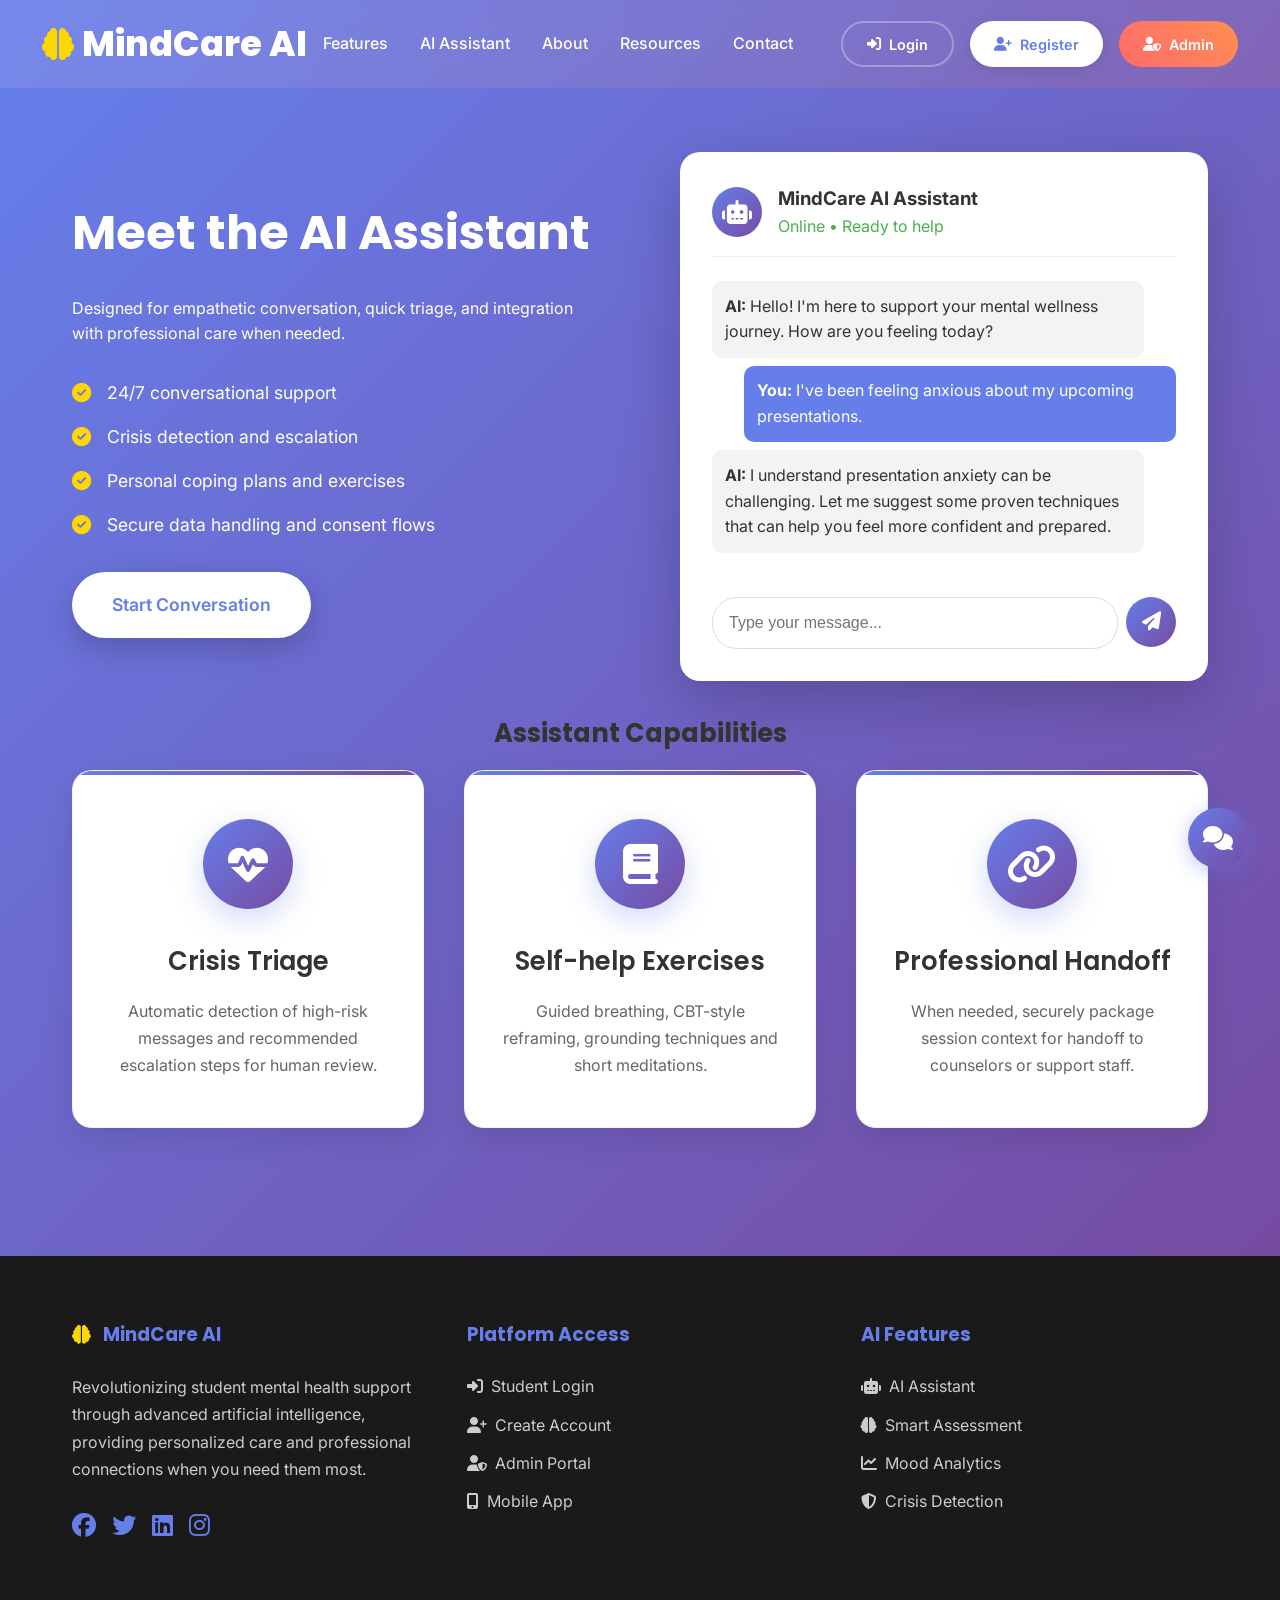
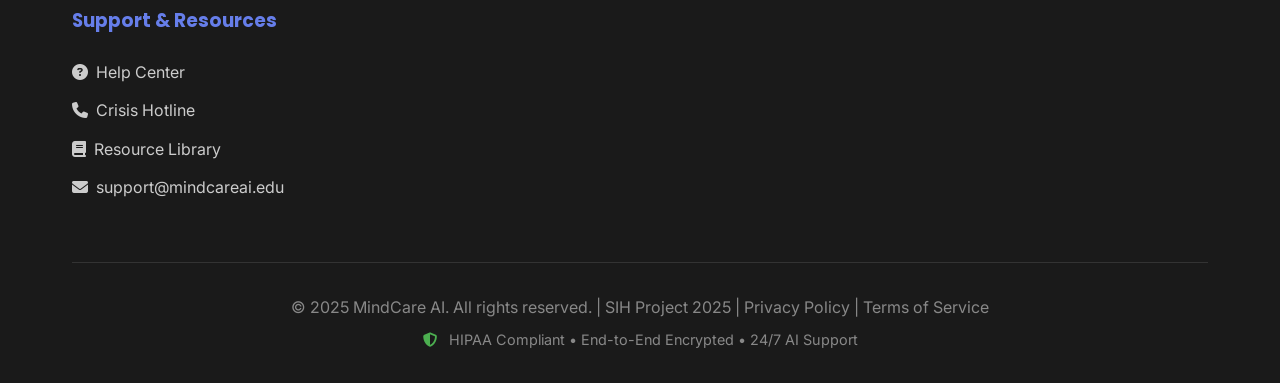
<file: ai-assistant.html>
<!DOCTYPE html>
<html lang="en">
<head>
    <meta charset="UTF-8" />
    <meta name="viewport" content="width=device-width, initial-scale=1.0"/>
    <title>AI Assistant — MindCare AI</title>
    <link href="https://fonts.googleapis.com/css2?family=Poppins:wght@300;400;500;600;700;800&family=Inter:wght@300;400;500;600;700&display=swap" rel="stylesheet">
    <link rel="icon" type="image/svg+xml" href="assest/img/mindcare_favicon.svg">
    <link rel="stylesheet" href="https://cdnjs.cloudflare.com/ajax/libs/font-awesome/6.4.0/css/all.min.css">
    <link rel="stylesheet" href="style.css">
</head>
<body>
    <div class="gradient-bg">
        <!-- <div class="floating-shapes">
            <div class="shape"></div>
            <div class="shape"></div>
            <div class="shape"></div>
            <div class="shape"></div>
        </div> -->

        <header>
            <nav>
                <a href="index.html" class="logo"><i class="fas fa-brain"></i>MindCare AI</a>
                <div class="nav-menu" id="navMenu">
                    <ul class="nav-links">
                        <li><a href="features.html">Features</a></li>
                        <li><a href="ai-assistant.html">AI Assistant</a></li>
                        <li><a href="about.html">About</a></li>
                        <li><a href="resources.html">Resources</a></li>
                        <li><a href="index.html">Contact</a></li>
                    </ul>
                    <div class="auth-buttons">
                        <a href="login_page.html" class="btn-auth btn-login"><i class="fas fa-sign-in-alt"></i> Login</a>
                        <a href="registration_page.html" class="btn-auth btn-register"><i class="fas fa-user-plus"></i> Register</a>
                        <a href="admin_page.html" class="btn-auth btn-admin"><i class="fas fa-user-shield"></i> Admin</a>
                    </div>
                </div>
                <button class="mobile-toggle" onclick="toggleMobileMenu()"><i class="fas fa-bars"></i></button>
            </nav>
        </header>

        <section class="ai-section" style="padding-top:4rem;">
            <div class="container">
                <div class="ai-container">
                    <div class="ai-content">
                        <h2>Meet the AI Assistant</h2>
                        <p>Designed for empathetic conversation, quick triage, and integration with professional care when needed.</p>
                        <ul class="ai-features">
                            <li><i class="fas fa-check-circle"></i>24/7 conversational support</li>
                            <li><i class="fas fa-check-circle"></i>Crisis detection and escalation</li>
                            <li><i class="fas fa-check-circle"></i>Personal coping plans and exercises</li>
                            <li><i class="fas fa-check-circle"></i>Secure data handling and consent flows</li>
                        </ul>
                        <a href="chatbot/frontend/index.html" class="btn btn-primary" onclick="openChatbot()">Start Conversation</a>
                    </div>

                <div class="chatbot-demo">
                    <div class="chatbot-header">
                        <div class="bot-avatar">
                            <i class="fas fa-robot"></i>
                        </div>
                        <div>
                            <h3>MindCare AI Assistant</h3>
                            <p style="color: #4CAF50; margin: 0;">Online • Ready to help</p>
                        </div>
                    </div>
                    <div class="chat-messages" id="chatMessages">
                        <div class="message ai-message">
                            <p><strong>AI:</strong> Hello! I'm here to support your mental wellness journey. How are you feeling today?</p>
                        </div>
                        <div class="message user-message">
                            <p><strong>You:</strong> I've been feeling anxious about my upcoming presentations.</p>
                        </div>
                        <div class="message ai-message">
                            <p><strong>AI:</strong> I understand presentation anxiety can be challenging. Let me suggest some proven techniques that can help you feel more confident and prepared.</p>
                        </div>
                    </div>
                    <div class="chat-input">
                        <input type="text" placeholder="Type your message..." id="chatInput" onkeypress="handleChatInput(event)">
                        <button class="chat-send" onclick="sendMessage()">
                            <i class="fas fa-paper-plane"></i>
                        </button>
                    </div>
                </div>
                </div>

                <div style="margin-top:2rem;">
                    <h3 class="section-title" style="font-size:1.6rem;">Assistant Capabilities</h3>
                    <div class="features-grid" style="margin-top:1rem;">
                        <div class="feature-card">
                            <div class="feature-icon"><i class="fas fa-heartbeat"></i></div>
                            <h3>Crisis Triage</h3>
                            <p>Automatic detection of high-risk messages and recommended escalation steps for human review.</p>
                        </div>
                        <div class="feature-card">
                            <div class="feature-icon"><i class="fas fa-book"></i></div>
                            <h3>Self-help Exercises</h3>
                            <p>Guided breathing, CBT-style reframing, grounding techniques and short meditations.</p>
                        </div>
                        <div class="feature-card">
                            <div class="feature-icon"><i class="fas fa-link"></i></div>
                            <h3>Professional Handoff</h3>
                            <p>When needed, securely package session context for handoff to counselors or support staff.</p>
                        </div>
                    </div>
                </div>
            </div>
        </section>

        <footer>
        <div class="container">
            <div class="footer-content">
                <div class="footer-section">
                    <h3>
                        <i class="fas fa-brain" style="color: #FFD700; margin-right: 0.5rem;"></i>
                        MindCare AI
                    </h3>
                    <p style="margin-bottom: 1.5rem; line-height: 1.7; color: #ccc;">Revolutionizing student mental health support through advanced artificial intelligence, providing personalized care and professional connections when you need them most.</p>
                    <div style="display: flex; gap: 1rem;">
                        <a href="#" style="color: #667eea; font-size: 1.5rem;"><i class="fab fa-facebook"></i></a>
                        <a href="#" style="color: #667eea; font-size: 1.5rem;"><i class="fab fa-twitter"></i></a>
                        <a href="#" style="color: #667eea; font-size: 1.5rem;"><i class="fab fa-linkedin"></i></a>
                        <a href="#" style="color: #667eea; font-size: 1.5rem;"><i class="fab fa-instagram"></i></a>
                    </div>
                </div>
                <div class="footer-section">
                    <h3>Platform Access</h3>
                    <a href="login_page.html" onclick="openLogin()"><i class="fas fa-sign-in-alt" style="margin-right: 0.5rem;"></i>Student Login</a>
                    <a href="registration_page.html" onclick="openRegister()"><i class="fas fa-user-plus" style="margin-right: 0.5rem;"></i>Create Account</a>
                    <a href="admin_page.html" onclick="openAdmin()"><i class="fas fa-user-shield" style="margin-right: 0.5rem;"></i>Admin Portal</a>
                    <a href="index.html"><i class="fas fa-mobile-alt" style="margin-right: 0.5rem;"></i>Mobile App</a>
                </div>
                <div class="footer-section">
                    <h3>AI Features</h3>
                    <a href="chatbot/frontend/index.html"><i class="fas fa-robot" style="margin-right: 0.5rem;"></i>AI Assistant</a>
                    <a href="#"><i class="fas fa-brain" style="margin-right: 0.5rem;"></i>Smart Assessment</a>
                    <a href="#"><i class="fas fa-chart-line" style="margin-right: 0.5rem;"></i>Mood Analytics</a>
                    <a href="#"><i class="fas fa-shield-alt" style="margin-right: 0.5rem;"></i>Crisis Detection</a>
                </div>
                <div class="footer-section">
                    <h3>Support & Resources</h3>
                    <a href="#"><i class="fas fa-question-circle" style="margin-right: 0.5rem;"></i>Help Center</a>
                    <a href="#"><i class="fas fa-phone" style="margin-right: 0.5rem;"></i>Crisis Hotline</a>
                    <a href="#"><i class="fas fa-book" style="margin-right: 0.5rem;"></i>Resource Library</a>
                    <a href="#"><i class="fas fa-envelope" style="margin-right: 0.5rem;"></i>support@mindcareai.edu</a>
                </div>
            </div>
            <div class="footer-bottom">
                <p>&copy; 2025 MindCare AI. All rights reserved. | SIH Project 2025 | Privacy Policy | Terms of Service</p>
                <p style="margin-top: 0.5rem; font-size: 0.9rem;">
                    <i class="fas fa-shield-alt" style="color: #4CAF50; margin-right: 0.5rem;"></i>
                    HIPAA Compliant • End-to-End Encrypted • 24/7 AI Support
                </p>
            </div>
        </div>
    </footer>
    </div>

    <div class="floating-chat" onclick="toggleFloatingChat()"><i class="fas fa-comments"></i></div>

    <script>
        function toggleMobileMenu(){ document.getElementById('navMenu').classList.toggle('active'); }
        function openChatbot(){ alert('AI Chatbot: Launching intelligent mental health assistant.'); }
        function handleChatInput(e){ if(e.key==='Enter') sendMessage(); }
        function sendMessage(){
            const input=document.getElementById('chatInput');
            const messages=document.getElementById('chatMessages');
            if(input && input.value.trim()!==''){
                const userMsg=document.createElement('div'); userMsg.className='message user-message';
                userMsg.innerHTML=`<p><strong>You:</strong> ${input.value}</p>`; messages.appendChild(userMsg);
                setTimeout(()=>{ const aiMsg=document.createElement('div'); aiMsg.className='message ai-message';
                    aiMsg.innerHTML=`<p><strong>AI:</strong> Thank you — I hear you. Here are a few things that may help right now...</p>`; messages.appendChild(aiMsg);
                    messages.scrollTop = messages.scrollHeight;
                },900);
                input.value='';
            }
        }
        function toggleFloatingChat(){ alert('Quick Chat: Opening instant AI assistance.'); }
    </script>
</body>
</html>
</file>
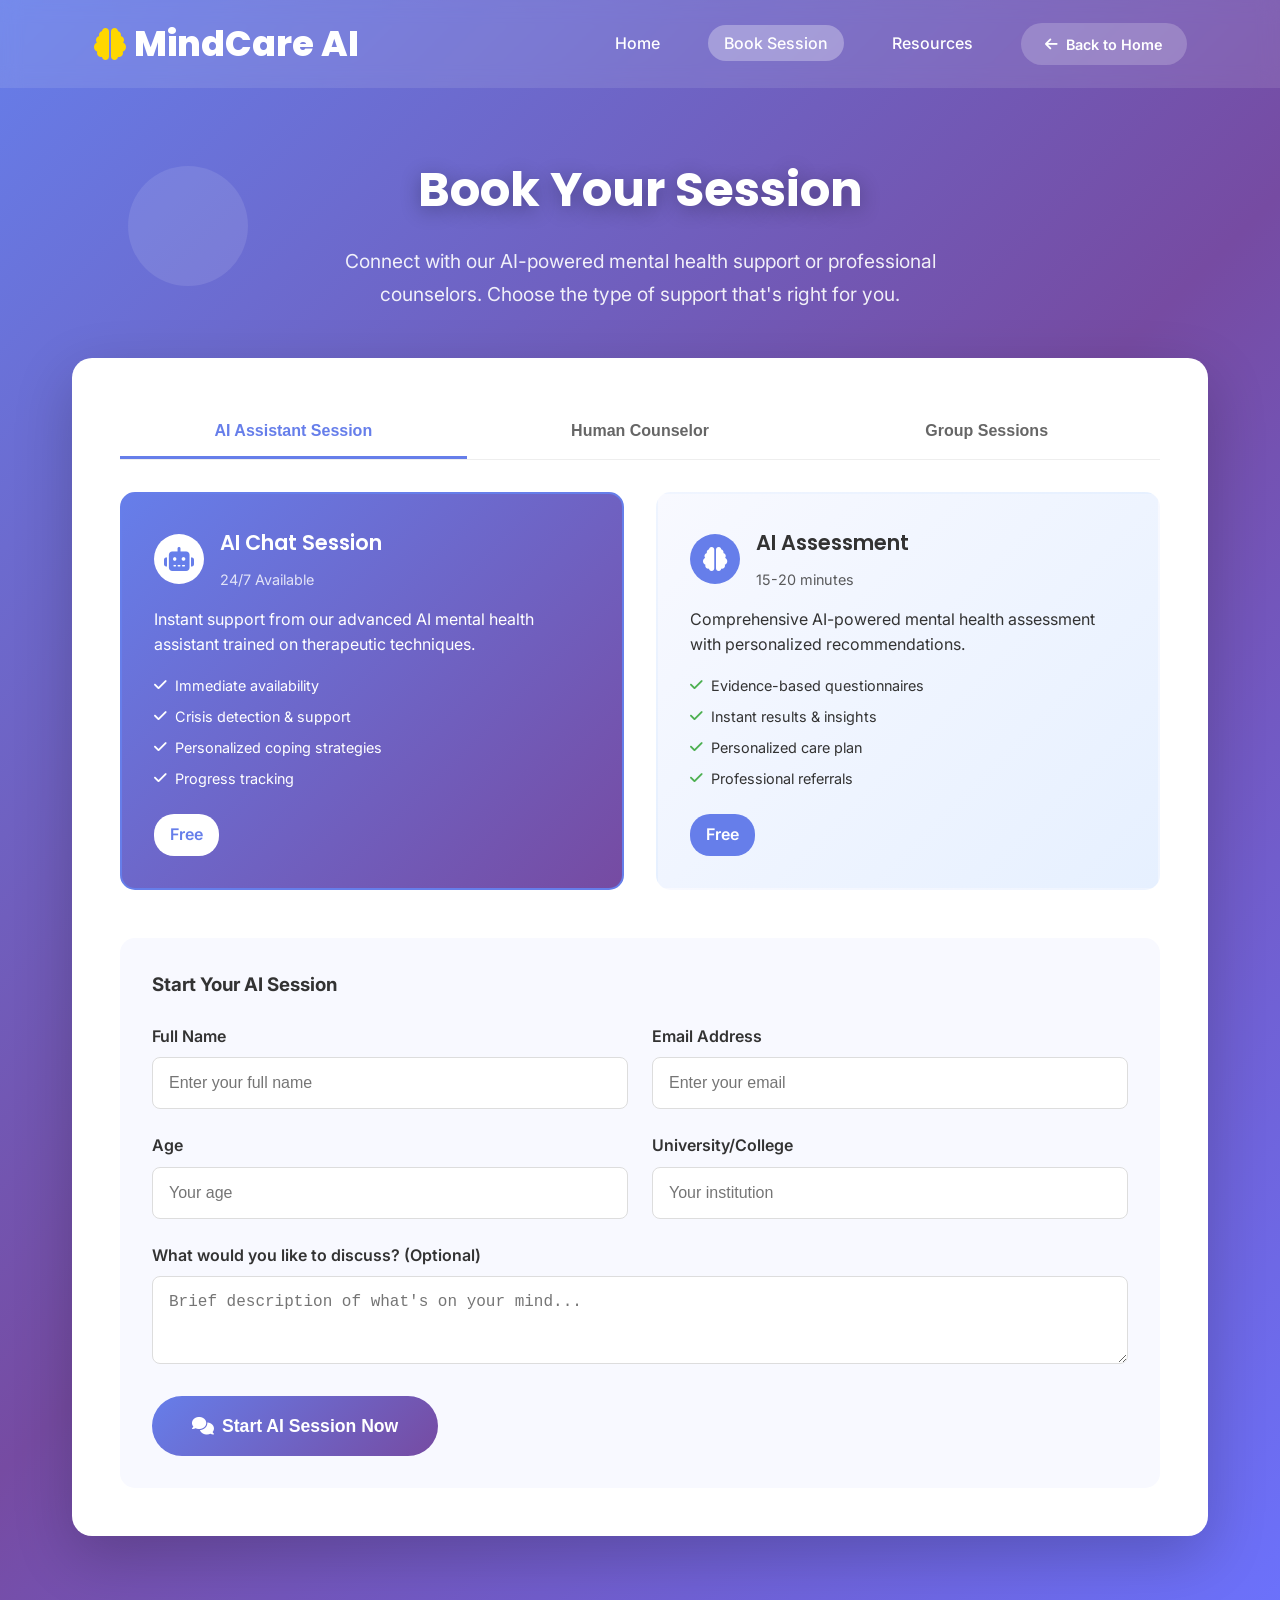
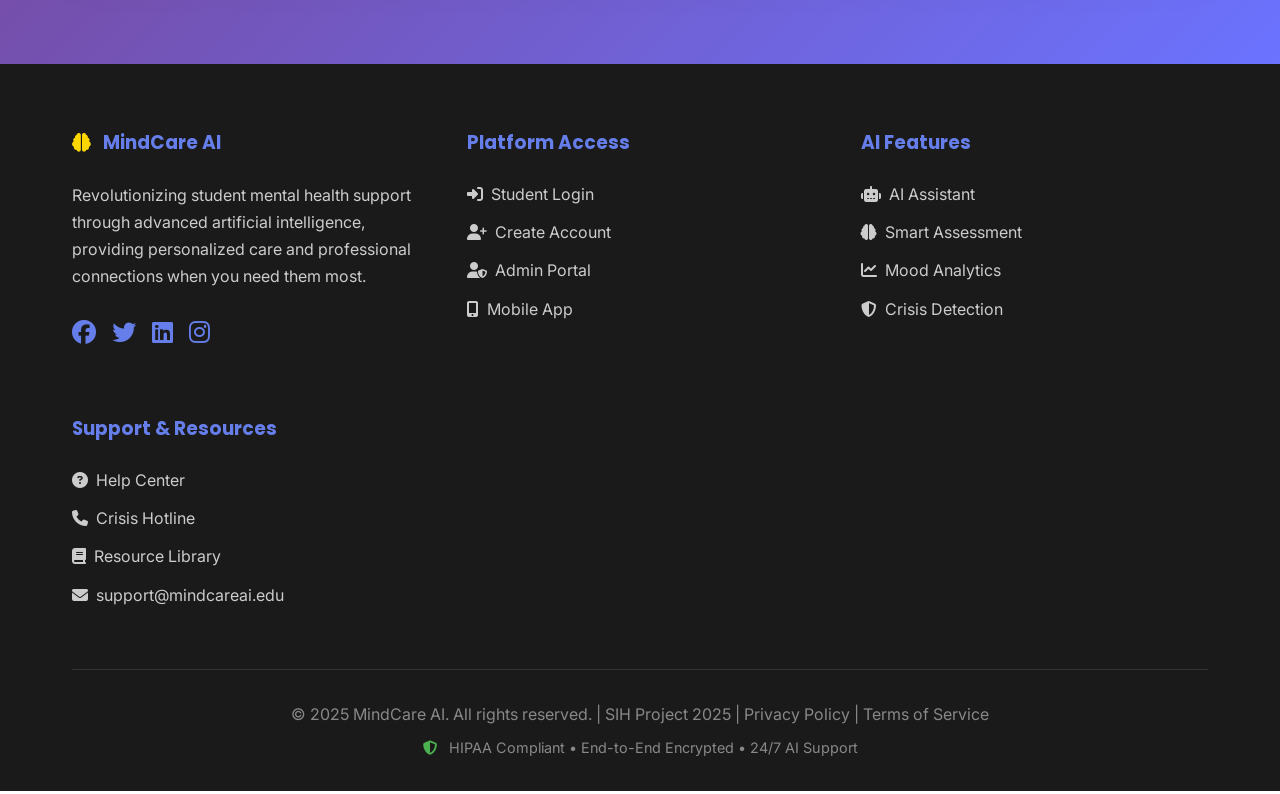
<file: book_session.html>
<!DOCTYPE html>
<html lang="en">
<head>
    <meta charset="UTF-8">
    <meta name="viewport" content="width=device-width, initial-scale=1.0">
    <title>Book Session - MindCare AI</title>
    <link href="https://fonts.googleapis.com/css2?family=Poppins:wght@300;400;500;600;700;800&family=Inter:wght@300;400;500;600;700&display=swap" rel="stylesheet">
    <link rel="icon" type="image/svg+xml" href="assest/img/mindcare_favicon.svg">
    <link rel="stylesheet" href="https://cdnjs.cloudflare.com/ajax/libs/font-awesome/6.4.0/css/all.min.css">
    <style>
        * {
            margin: 0;
            padding: 0;
            box-sizing: border-box;
        }

        body {
            font-family: 'Inter', -apple-system, BlinkMacSystemFont, sans-serif;
            line-height: 1.6;
            color: #333;
            overflow-x: hidden;
        }

        .gradient-bg {
            background: linear-gradient(135deg, #667eea 0%, #764ba2 50%, #6B73FF 100%);
            min-height: 100vh;
            position: relative;
        }

        .floating-shapes {
            position: absolute;
            width: 100%;
            height: 100%;
            overflow: hidden;
            z-index: 1;
        }

        .shape {
            position: absolute;
            background: rgba(255, 255, 255, 0.1);
            border-radius: 50%;
            animation: float 8s ease-in-out infinite;
        }

        .shape:nth-child(1) {
            width: 120px;
            height: 120px;
            top: 10%;
            left: 10%;
            animation-delay: 0s;
        }

        .shape:nth-child(2) {
            width: 80px;
            height: 80px;
            top: 50%;
            right: 15%;
            animation-delay: 2s;
        }

        .shape:nth-child(3) {
            width: 60px;
            height: 60px;
            top: 70%;
            left: 20%;
            animation-delay: 4s;
        }

        .shape:nth-child(4) {
            width: 100px;
            height: 100px;
            top: 30%;
            right: 40%;
            animation-delay: 6s;
        }

        @keyframes float {
            0%, 100% { transform: translateY(0px) rotate(0deg); }
            50% { transform: translateY(-30px) rotate(180deg); }
        }

        /* Header Styles */
        header {
            display: flex;
            align-items: center;
            justify-content: center;
            position: relative;
            z-index: 10;
            padding: 1rem 0;
            backdrop-filter: blur(10px);
            background: rgba(255, 255, 255, 0.1);
        }

        nav {
            max-width: 1200px;
            margin: 0 auto;
            padding: 0 2rem;
            display: flex;
            justify-content: space-between;
            align-items: center;
            gap: 15rem;
        }

        .logo {
            font-family: 'Poppins', sans-serif;
            font-size: 2.2rem;
            font-weight: 800;
            color: white;
            text-decoration: none;
            display: flex;
            align-items: center;
            gap: 0.5rem;
        }

        .logo i {
            font-size: 2rem;
            color: #FFD700;
        }

        .nav-menu {
            display: flex;
            align-items: center;
            gap: 2rem;
        }

        .nav-links {
            display: flex;
            list-style: none;
            gap: 2rem;
        }

        .nav-links a {
            color: white;
            text-decoration: none;
            font-weight: 500;
            transition: all 0.3s ease;
            padding: 0.5rem 1rem;
            border-radius: 25px;
            position: relative;
        }

        .nav-links a:hover {
            background: rgba(255, 255, 255, 0.2);
            transform: translateY(-2px);
        }

        .nav-links a.active {
            background: rgba(255, 255, 255, 0.3);
        }

        .back-btn {
            background: rgba(255, 255, 255, 0.2);
            color: white;
            border: none;
            padding: 0.6rem 1.5rem;
            border-radius: 25px;
            font-size: 0.9rem;
            font-weight: 600;
            cursor: pointer;
            transition: all 0.3s ease;
            text-decoration: none;
            display: inline-flex;
            align-items: center;
            gap: 0.5rem;
        }

        .back-btn:hover {
            background: rgba(255, 255, 255, 0.3);
            transform: translateY(-2px);
        }

        /* Main Content */
        .main-content {
            position: relative;
            z-index: 10;
            max-width: 1200px;
            margin: 0 auto;
            padding: 4rem 2rem;
        }

        .page-header {
            text-align: center;
            color: white;
            margin-bottom: 3rem;
        }

        .page-header h1 {
            font-family: 'Poppins', sans-serif;
            font-size: 3rem;
            font-weight: 700;
            margin-bottom: 1rem;
            text-shadow: 0 4px 20px rgba(0, 0, 0, 0.3);
        }

        .page-header p {
            font-size: 1.2rem;
            opacity: 0.9;
            max-width: 600px;
            margin: 0 auto;
            line-height: 1.7;
        }

        .booking-container {
            background: white;
            border-radius: 20px;
            padding: 3rem;
            box-shadow: 0 20px 60px rgba(0, 0, 0, 0.2);
            margin-bottom: 4rem;
        }

        .booking-tabs {
            display: flex;
            margin-bottom: 2rem;
            border-bottom: 1px solid #eee;
        }

        .tab-btn {
            flex: 1;
            padding: 1rem 2rem;
            border: none;
            background: none;
            font-size: 1rem;
            font-weight: 600;
            color: #666;
            cursor: pointer;
            transition: all 0.3s ease;
            border-bottom: 3px solid transparent;
        }

        .tab-btn.active {
            color: #667eea;
            border-bottom-color: #667eea;
        }

        .tab-content {
            display: none;
        }

        .tab-content.active {
            display: block;
            animation: fadeIn 0.5s ease-in;
        }

        @keyframes fadeIn {
            from { opacity: 0; transform: translateY(10px); }
            to { opacity: 1; transform: translateY(0); }
        }

        .service-grid {
            display: grid;
            grid-template-columns: repeat(auto-fit, minmax(300px, 1fr));
            gap: 2rem;
            margin-bottom: 3rem;
        }

        .service-card {
            background: linear-gradient(135deg, #f8f9ff 0%, #e6f0ff 100%);
            padding: 2rem;
            border-radius: 15px;
            transition: all 0.3s ease;
            cursor: pointer;
            border: 2px solid transparent;
        }

        .service-card:hover {
            transform: translateY(-5px);
            box-shadow: 0 15px 40px rgba(102, 126, 234, 0.2);
            border-color: #667eea;
        }

        .service-card.selected {
            border-color: #667eea;
            background: linear-gradient(135deg, #667eea, #764ba2);
            color: white;
        }

        .service-header {
            display: flex;
            align-items: center;
            gap: 1rem;
            margin-bottom: 1rem;
        }

        .service-icon {
            width: 50px;
            height: 50px;
            background: #667eea;
            border-radius: 50%;
            display: flex;
            align-items: center;
            justify-content: center;
            font-size: 1.5rem;
            color: white;
        }

        .service-card.selected .service-icon {
            background: white;
            color: #667eea;
        }

        .service-info h3 {
            font-family: 'Poppins', sans-serif;
            font-size: 1.3rem;
            font-weight: 600;
            margin-bottom: 0.5rem;
        }

        .service-info .duration {
            font-size: 0.9rem;
            opacity: 0.8;
        }

        .service-description {
            margin-bottom: 1rem;
            line-height: 1.6;
        }

        .service-features {
            list-style: none;
        }

        .service-features li {
            display: flex;
            align-items: center;
            margin-bottom: 0.5rem;
            font-size: 0.9rem;
        }

        .service-features li i {
            color: #4CAF50;
            margin-right: 0.5rem;
        }

        .service-card.selected .service-features li i {
            color: white;
        }

        .price-tag {
            background: #667eea;
            color: white;
            padding: 0.5rem 1rem;
            border-radius: 20px;
            font-weight: 600;
            display: inline-block;
            margin-top: 1rem;
        }

        .service-card.selected .price-tag {
            background: white;
            color: #667eea;
        }

        .booking-form {
            background: #f8f9ff;
            padding: 2rem;
            border-radius: 15px;
            margin-top: 2rem;
        }

        .form-grid {
            display: grid;
            grid-template-columns: 1fr 1fr;
            gap: 1.5rem;
            margin-bottom: 2rem;
        }

        .form-group {
            display: flex;
            flex-direction: column;
        }

        .form-group.full-width {
            grid-column: 1 / -1;
        }

        .form-group label {
            font-weight: 600;
            margin-bottom: 0.5rem;
            color: #333;
        }

        .form-group input,
        .form-group select,
        .form-group textarea {
            padding: 1rem;
            border: 1px solid #ddd;
            border-radius: 8px;
            font-size: 1rem;
            transition: border-color 0.3s ease;
        }

        .form-group input:focus,
        .form-group select:focus,
        .form-group textarea:focus {
            outline: none;
            border-color: #667eea;
            box-shadow: 0 0 0 3px rgba(102, 126, 234, 0.1);
        }

        .datetime-grid {
            display: grid;
            grid-template-columns: 1fr 1fr;
            gap: 1rem;
        }

        .time-slots {
            display: grid;
            grid-template-columns: repeat(auto-fill, minmax(100px, 1fr));
            gap: 0.5rem;
            margin-top: 1rem;
        }

        .time-slot {
            padding: 0.8rem;
            border: 1px solid #ddd;
            border-radius: 8px;
            text-align: center;
            cursor: pointer;
            transition: all 0.3s ease;
            font-size: 0.9rem;
        }

        .time-slot:hover {
            border-color: #667eea;
            background: rgba(102, 126, 234, 0.1);
        }

        .time-slot.selected {
            background: #667eea;
            color: white;
            border-color: #667eea;
        }

        .time-slot.unavailable {
            background: #f5f5f5;
            color: #999;
            cursor: not-allowed;
        }

        .btn-primary {
            background: linear-gradient(135deg, #667eea, #764ba2);
            color: white;
            border: none;
            padding: 1.2rem 2.5rem;
            border-radius: 50px;
            font-size: 1.1rem;
            font-weight: 600;
            cursor: pointer;
            transition: all 0.3s ease;
            display: inline-flex;
            align-items: center;
            gap: 0.5rem;
        }

        .btn-primary:hover {
            transform: translateY(-2px);
            box-shadow: 0 10px 30px rgba(102, 126, 234, 0.4);
        }

        .btn-primary:disabled {
            opacity: 0.6;
            cursor: not-allowed;
            transform: none;
        }

        /* Counselor Cards */
        .counselor-grid {
            display: grid;
            grid-template-columns: repeat(auto-fit, minmax(280px, 1fr));
            gap: 2rem;
        }

        .counselor-card {
            background: white;
            border-radius: 15px;
            padding: 2rem;
            box-shadow: 0 10px 30px rgba(0, 0, 0, 0.1);
            transition: all 0.3s ease;
            cursor: pointer;
            border: 2px solid transparent;
        }

        .counselor-card:hover {
            transform: translateY(-5px);
            box-shadow: 0 20px 50px rgba(0, 0, 0, 0.15);
        }

        .counselor-card.selected {
            border-color: #667eea;
        }

        .counselor-header {
            display: flex;
            align-items: center;
            gap: 1rem;
            margin-bottom: 1rem;
        }

        .counselor-avatar {
            width: 60px;
            height: 60px;
            border-radius: 50%;
            background: linear-gradient(135deg, #667eea, #764ba2);
            display: flex;
            align-items: center;
            justify-content: center;
            font-size: 1.5rem;
            color: white;
            font-weight: 600;
        }

        .counselor-info h3 {
            font-family: 'Poppins', sans-serif;
            font-size: 1.2rem;
            font-weight: 600;
            margin-bottom: 0.3rem;
        }

        .counselor-title {
            font-size: 0.9rem;
            color: #666;
        }

        .counselor-rating {
            display: flex;
            align-items: center;
            gap: 0.5rem;
            margin: 1rem 0;
        }

        .stars {
            color: #FFD700;
        }

        .rating-text {
            font-size: 0.9rem;
            color: #666;
        }

        .counselor-specialties {
            margin-bottom: 1rem;
        }

        .specialty-tag {
            display: inline-block;
            background: #e6f0ff;
            color: #667eea;
            padding: 0.3rem 0.8rem;
            border-radius: 15px;
            font-size: 0.8rem;
            margin: 0.2rem;
        }

        .counselor-stats {
            display: flex;
            justify-content: space-between;
            font-size: 0.9rem;
            color: #666;
            margin-top: 1rem;
            padding-top: 1rem;
            border-top: 1px solid #eee;
        }

        .availability-indicator {
            display: inline-flex;
            align-items: center;
            gap: 0.3rem;
            font-size: 0.8rem;
            margin-top: 0.5rem;
        }

        .status-dot {
            width: 8px;
            height: 8px;
            border-radius: 50%;
            background: #4CAF50;
        }

        .status-dot.busy {
            background: #FF9800;
        }

        .status-dot.offline {
            background: #999;
        }

        /* Emergency Section */
        .emergency-section {
            background: linear-gradient(135deg, #FF6B6B, #FF8E53);
            color: white;
            padding: 2rem;
            border-radius: 15px;
            text-align: center;
            margin-bottom: 2rem;
        }

        .emergency-section h3 {
            font-family: 'Poppins', sans-serif;
            font-size: 1.5rem;
            margin-bottom: 1rem;
        }

        .emergency-section p {
            margin-bottom: 1.5rem;
            opacity: 0.9;
        }

        .emergency-contacts {
            display: flex;
            justify-content: center;
            gap: 1rem;
            flex-wrap: wrap;
        }

        .emergency-btn {
            background: white;
            color: #FF6B6B;
            border: none;
            padding: 0.8rem 1.5rem;
            border-radius: 25px;
            font-weight: 600;
            cursor: pointer;
            transition: all 0.3s ease;
            text-decoration: none;
            display: inline-flex;
            align-items: center;
            gap: 0.5rem;
        }

        .emergency-btn:hover {
            transform: translateY(-2px);
            box-shadow: 0 5px 15px rgba(0, 0, 0, 0.2);
        }

        /* Footer */
        footer {
            background: #1a1a1a;
            color: white;
            padding: 4rem 0 2rem;
            position: relative;
            z-index: 10;
        }

        .container {
            max-width: 1200px;
            margin: 0 auto;
            padding: 0 2rem;
        }

        .footer-content {
            display: grid;
            grid-template-columns: repeat(auto-fit, minmax(250px, 1fr));
            gap: 3rem;
            margin-bottom: 3rem;
        }

        .footer-section h3 {
            font-family: 'Poppins', sans-serif;
            margin-bottom: 1.5rem;
            color: #667eea;
        }

        .footer-section a {
            color: #ccc;
            text-decoration: none;
            display: block;
            margin-bottom: 0.8rem;
            transition: color 0.3s ease;
        }

        .footer-section a:hover {
            color: #667eea;
        }

        .footer-bottom {
            text-align: center;
            padding-top: 2rem;
            border-top: 1px solid #333;
            color: #888;
        }

        /* Mobile Responsive */
        @media (max-width: 768px) {
            .nav-links {
                display: none;
            }

            .main-content {
                padding: 2rem 1rem;
            }

            .page-header h1 {
                font-size: 2rem;
            }

            .booking-container {
                padding: 1.5rem;
            }

            .form-grid {
                grid-template-columns: 1fr;
            }

            .datetime-grid {
                grid-template-columns: 1fr;
            }

            .time-slots {
                grid-template-columns: repeat(auto-fill, minmax(80px, 1fr));
            }

            .booking-tabs {
                flex-direction: column;
            }

            .tab-btn {
                border-bottom: none;
                border-left: 3px solid transparent;
                text-align: left;
            }

            .tab-btn.active {
                border-left-color: #667eea;
                border-bottom-color: transparent;
            }
        }
    </style>
</head>
<body>
    <div class="gradient-bg">
        <div class="floating-shapes">
            <div class="shape"></div>
            <div class="shape"></div>
            <div class="shape"></div>
            <div class="shape"></div>
        </div>
        
        <header>
            <nav>
                <a href="index.html" class="logo">
                    <i class="fas fa-brain"></i>
                    MindCare AI
                </a>
                <div class="nav-menu">
                    <ul class="nav-links">
                        <li><a href="index.html">Home</a></li>
                        <li><a href="book_session.html" class="active">Book Session</a></li>
                        <li><a href="resources.html">Resources</a></li>
                    </ul>
                    <a href="index.html" class="back-btn">
                        <i class="fas fa-arrow-left"></i>
                        Back to Home
                    </a>
                </div>
            </nav>
        </header>

        <div class="main-content">
            <div class="page-header">
                <h1>Book Your Session</h1>
                <p>Connect with our AI-powered mental health support or professional counselors. Choose the type of support that's right for you.</p>
            </div>

            <div class="booking-container">
                <div class="booking-tabs">
                    <button class="tab-btn active" onclick="switchTab('ai-session')">AI Assistant Session</button>
                    <button class="tab-btn" onclick="switchTab('human-counselor')">Human Counselor</button>
                    <button class="tab-btn" onclick="switchTab('group-session')">Group Sessions</button>
                </div>

                <!-- AI Assistant Session Tab -->
                <div id="ai-session" class="tab-content active">
                    <div class="service-grid">
                        <div class="service-card selected" onclick="selectService(this)">
                            <div class="service-header">
                                <div class="service-icon">
                                    <i class="fas fa-robot"></i>
                                </div>
                                <div class="service-info">
                                    <h3>AI Chat Session</h3>
                                    <div class="duration">24/7 Available</div>
                                </div>
                            </div>
                            <div class="service-description">
                                Instant support from our advanced AI mental health assistant trained on therapeutic techniques.
                            </div>
                            <ul class="service-features">
                                <li><i class="fas fa-check"></i>Immediate availability</li>
                                <li><i class="fas fa-check"></i>Crisis detection & support</li>
                                <li><i class="fas fa-check"></i>Personalized coping strategies</li>
                                <li><i class="fas fa-check"></i>Progress tracking</li>
                            </ul>
                            <div class="price-tag">Free</div>
                        </div>

                        <div class="service-card" onclick="selectService(this)">
                            <div class="service-header">
                                <div class="service-icon">
                                    <i class="fas fa-brain"></i>
                                </div>
                                <div class="service-info">
                                    <h3>AI Assessment</h3>
                                    <div class="duration">15-20 minutes</div>
                                </div>
                            </div>
                            <div class="service-description">
                                Comprehensive AI-powered mental health assessment with personalized recommendations.
                            </div>
                            <ul class="service-features">
                                <li><i class="fas fa-check"></i>Evidence-based questionnaires</li>
                                <li><i class="fas fa-check"></i>Instant results & insights</li>
                                <li><i class="fas fa-check"></i>Personalized care plan</li>
                                <li><i class="fas fa-check"></i>Professional referrals</li>
                            </ul>
                            <div class="price-tag">Free</div>
                        </div>
                    </div>

                    <div class="booking-form">
                        <h3 style="margin-bottom: 1.5rem; color: #333;">Start Your AI Session</h3>
                        <div class="form-grid">
                            <div class="form-group">
                                <label for="name">Full Name</label>
                                <input type="text" id="name" placeholder="Enter your full name" required>
                            </div>
                            <div class="form-group">
                                <label for="email">Email Address</label>
                                <input type="email" id="email" placeholder="Enter your email" required>
                            </div>
                            <div class="form-group">
                                <label for="age">Age</label>
                                <input type="number" id="age" placeholder="Your age" min="13" max="100" required>
                            </div>
                            <div class="form-group">
                                <label for="university">University/College</label>
                                <input type="text" id="university" placeholder="Your institution">
                            </div>
                            <div class="form-group full-width">
                                <label for="concerns">What would you like to discuss? (Optional)</label>
                                <textarea id="concerns" rows="3" placeholder="Brief description of what's on your mind..."></textarea>
                            </div>
                        </div>
                        <button class="btn-primary" onclick="startAISession()">
                            <i class="fas fa-comments"></i>
                            Start AI Session Now
                        </button>
                    </div>
                </div>

                <!-- Human Counselor Tab -->
                <div id="human-counselor" class="tab-content">
                    <div class="emergency-section">
                        <h3><i class="fas fa-exclamation-triangle"></i> Need Immediate Help?</h3>
                        <p>If you're experiencing a mental health emergency or having thoughts of self-harm, please reach out immediately.</p>
                        <div class="emergency-contacts">
                            <a href="tel:988" class="emergency-btn">
                                <i class="fas fa-phone"></i>
                                Crisis Hotline: 988
                            </a>
                            <a href="#" class="emergency-btn">
                                <i class="fas fa-comments"></i>
                                Emergency Chat
                            </a>
                        </div>
                    </div>

                    <div class="counselor-grid">
                        <div class="counselor-card" onclick="selectCounselor(this)">
                            <div class="counselor-header">
                                <div class="counselor-avatar">DR</div>
                                <div class="counselor-info">
                                    <h3>Dr. Sarah Richards</h3>
                                    <div class="counselor-title">Licensed Clinical Psychologist</div>
                                </div>
                            </div>
                            <div class="counselor-rating">
                                <div class="stars">
                                    <i class="fas fa-star"></i>
                                    <i class="fas fa-star"></i>
                                    <i class="fas fa-star"></i>
                                    <i class="fas fa-star"></i>
                                    <i class="fas fa-star"></i>
                                </div>
                                <span class="rating-text">4.9 (127 reviews)</span>
                            </div>
                            <div class="counselor-specialties">
                                <span class="specialty-tag">Anxiety</span>
                                <span class="specialty-tag">Depression</span>
                                <span class="specialty-tag">Academic Stress</span>
                                <span class="specialty-tag">CBT</span>
                            </div>
                            <div class="availability-indicator">
                                <div class="status-dot"></div>
                                Available today
                            </div>
                            <div class="counselor-stats">
                                <span>8+ years experience</span>
                                <span>$75/session</span>
                            </div>
                        </div>

                        <div class="counselor-card" onclick="selectCounselor(this)">
                            <div class="counselor-header">
                                <div class="counselor-avatar">MJ</div>
                                <div class="counselor-info">
                                    <h3>Dr. Michael Johnson</h3>
                                    <div class="counselor-title">Licensed Therapist, LMFT</div>
                                </div>
                            </div>
                            <div class="counselor-rating">
                                <div class="stars">
                                    <i class="fas fa-star"></i>
                                    <i class="fas fa-star"></i>
                                    <i class="fas fa-star"></i>
                                    <i class="fas fa-star"></i>
                                    <i class="far fa-star"></i>
                                </div>
                                <span class="rating-text">4.8 (89 reviews)</span>
                            </div>
                            <div class="counselor-specialties">
                                <span class="specialty-tag">Relationship Issues</span>
                                <span class="specialty-tag">Social Anxiety</span>
                                <span class="specialty-tag">Life Transitions</span>
                            </div>
                            <div class="availability-indicator">
                                <div class="status-dot busy"></div>
                                Next available: Tomorrow
                            </div>
                            <div class="counselor-stats">
                                <span>12+ years experience</span>
                                <span>$85/session</span>
                            </div>
                        </div>

                        <div class="counselor-card" onclick="selectCounselor(this)">
                            <div class="counselor-header">
                                <div class="counselor-avatar">AC</div>
                                <div class="counselor-info">
                                    <h3>Dr. Amanda Chen</h3>
                                    <div class="counselor-title">Psychiatrist, MD</div>
                                </div>
                            </div>
                            <div class="counselor-rating">
                                <div class="stars">
                                    <i class="fas fa-star"></i>
                                    <i class="fas fa-star"></i>
                                    <i class="fas fa-star"></i>
                                    <i class="fas fa-star"></i>
                                    <i class="fas fa-star"></i>
                                </div>
                                <span class="rating-text">4.9 (156 reviews)</span>
                            </div>
                            <div class="counselor-specialties">
                                <span class="specialty-tag">ADHD</span>
                                <span class="specialty-tag">Depression</span>
                                <span class="specialty-tag">Medication Management</span>
                                <span class="specialty-tag">Bipolar Disorder</span>
                            </div>
                            <div class="availability-indicator">
                                <div class="status-dot"></div>
                                Available this afternoon
                            </div>
                            <div class="counselor-stats">
                                <span>15+ years experience</span>
                                <span>$120/session</span>
                            </div>
                        </div>
                    </div>

                    <div class="booking-form" id="counselor-booking" style="display: none;">
                        <h3 style="margin-bottom: 1.5rem; color: #333;">Book Your Session</h3>
                        <div class="form-grid">
                            <div class="form-group">
                                <label for="counselor-name">Full Name</label>
                                <input type="text" id="counselor-name" placeholder="Enter your full name" required>
                            </div>
                            <div class="form-group">
                                <label for="counselor-email">Email Address</label>
                                <input type="email" id="counselor-email" placeholder="Enter your email" required>
                            </div>
                            <div class="form-group">
                                <label for="counselor-phone">Phone Number</label>
                                <input type="tel" id="counselor-phone" placeholder="Your phone number" required>
                            </div>
                            <div class="form-group">
                                <label for="insurance">Insurance Provider (Optional)</label>
                                <select id="insurance">
                                    <option value="">Select insurance provider</option>
                                    <option value="aetna">Aetna</option>
                                    <option value="bluecross">Blue Cross Blue Shield</option>
                                    <option value="cigna">Cigna</option>
                                    <option value="united">UnitedHealthcare</option>
                                    <option value="other">Other</option>
                                    <option value="self-pay">Self Pay</option>
                                </select>
                            </div>
                            <div class="form-group full-width">
                                <label>Preferred Date & Time</label>
                                <div class="datetime-grid">
                                    <input type="date" id="counselor-date" min="" required>
                                    <select id="counselor-time" required>
                                        <option value="">Select time</option>
                                        <option value="09:00">9:00 AM</option>
                                        <option value="10:00">10:00 AM</option>
                                        <option value="11:00">11:00 AM</option>
                                        <option value="14:00">2:00 PM</option>
                                        <option value="15:00">3:00 PM</option>
                                        <option value="16:00">4:00 PM</option>
                                        <option value="17:00">5:00 PM</option>
                                    </select>
                                </div>
                            </div>
                            <div class="form-group full-width">
                                <label for="session-type">Session Type</label>
                                <select id="session-type" required>
                                    <option value="video">Video Call (Recommended)</option>
                                    <option value="phone">Phone Call</option>
                                    <option value="in-person">In-Person (if available)</option>
                                </select>
                            </div>
                            <div class="form-group full-width">
                                <label for="counselor-concerns">What would you like to focus on in your session?</label>
                                <textarea id="counselor-concerns" rows="3" placeholder="Briefly describe what you'd like to discuss..."></textarea>
                            </div>
                        </div>
                        <button class="btn-primary" onclick="bookCounselorSession()">
                            <i class="fas fa-calendar-check"></i>
                            Book Session - $75
                        </button>
                    </div>
                </div>

                <!-- Group Sessions Tab -->
                <div id="group-session" class="tab-content">
                    <div class="service-grid">
                        <div class="service-card" onclick="selectService(this)">
                            <div class="service-header">
                                <div class="service-icon">
                                    <i class="fas fa-users"></i>
                                </div>
                                <div class="service-info">
                                    <h3>Anxiety Support Group</h3>
                                    <div class="duration">1 hour • Weekly</div>
                                </div>
                            </div>
                            <div class="service-description">
                                Connect with peers facing similar anxiety challenges in a supportive, moderated environment.
                            </div>
                            <ul class="service-features">
                                <li><i class="fas fa-check"></i>Professional facilitator</li>
                                <li><i class="fas fa-check"></i>6-8 participants maximum</li>
                                <li><i class="fas fa-check"></i>Confidential & safe space</li>
                                <li><i class="fas fa-check"></i>Weekly commitment</li>
                            </ul>
                            <div class="price-tag">$25/session</div>
                        </div>

                        <div class="service-card" onclick="selectService(this)">
                            <div class="service-header">
                                <div class="service-icon">
                                    <i class="fas fa-graduation-cap"></i>
                                </div>
                                <div class="service-info">
                                    <h3>Academic Stress Workshop</h3>
                                    <div class="duration">2 hours • Monthly</div>
                                </div>
                            </div>
                            <div class="service-description">
                                Learn practical strategies for managing academic pressure, exam anxiety, and study-life balance.
                            </div>
                            <ul class="service-features">
                                <li><i class="fas fa-check"></i>Interactive workshops</li>
                                <li><i class="fas fa-check"></i>Study techniques training</li>
                                <li><i class="fas fa-check"></i>Stress management tools</li>
                                <li><i class="fas fa-check"></i>Take-home resources</li>
                            </ul>
                            <div class="price-tag">$35/workshop</div>
                        </div>

                        <div class="service-card" onclick="selectService(this)">
                            <div class="service-header">
                                <div class="service-icon">
                                    <i class="fas fa-heart"></i>
                                </div>
                                <div class="service-info">
                                    <h3>Mindfulness Circle</h3>
                                    <div class="duration">45 minutes • Bi-weekly</div>
                                </div>
                            </div>
                            <div class="service-description">
                                Guided meditation and mindfulness practice in a supportive group setting.
                            </div>
                            <ul class="service-features">
                                <li><i class="fas fa-check"></i>Guided meditation</li>
                                <li><i class="fas fa-check"></i>Mindfulness techniques</li>
                                <li><i class="fas fa-check"></i>Stress reduction focus</li>
                                <li><i class="fas fa-check"></i>All experience levels</li>
                            </ul>
                            <div class="price-tag">$20/session</div>
                        </div>

                        <div class="service-card" onclick="selectService(this)">
                            <div class="service-header">
                                <div class="service-icon">
                                    <i class="fas fa-comments"></i>
                                </div>
                                <div class="service-info">
                                    <h3>Peer Support Network</h3>
                                    <div class="duration">1 hour • Weekly</div>
                                </div>
                            </div>
                            <div class="service-description">
                                Student-led support group focused on sharing experiences and mutual encouragement.
                            </div>
                            <ul class="service-features">
                                <li><i class="fas fa-check"></i>Peer-facilitated</li>
                                <li><i class="fas fa-check"></i>Diverse topics covered</li>
                                <li><i class="fas fa-check"></i>Rotating leadership</li>
                                <li><i class="fas fa-check"></i>Community building</li>
                            </ul>
                            <div class="price-tag">Free</div>
                        </div>
                    </div>

                    <div class="booking-form">
                        <h3 style="margin-bottom: 1.5rem; color: #333;">Join a Group Session</h3>
                        <div class="form-grid">
                            <div class="form-group">
                                <label for="group-name">Full Name</label>
                                <input type="text" id="group-name" placeholder="Enter your full name" required>
                            </div>
                            <div class="form-group">
                                <label for="group-email">Email Address</label>
                                <input type="email" id="group-email" placeholder="Enter your email" required>
                            </div>
                            <div class="form-group">
                                <label for="group-age">Age</label>
                                <input type="number" id="group-age" placeholder="Your age" min="18" max="100" required>
                            </div>
                            <div class="form-group">
                                <label for="group-university">University/College</label>
                                <input type="text" id="group-university" placeholder="Your institution">
                            </div>
                            <div class="form-group full-width">
                                <label for="group-experience">Previous group therapy experience?</label>
                                <select id="group-experience">
                                    <option value="none">No previous experience</option>
                                    <option value="some">Some experience</option>
                                    <option value="extensive">Extensive experience</option>
                                </select>
                            </div>
                            <div class="form-group full-width">
                                <label for="group-goals">What do you hope to gain from group sessions?</label>
                                <textarea id="group-goals" rows="3" placeholder="Share your goals and expectations..."></textarea>
                            </div>
                        </div>
                        <button class="btn-primary" onclick="joinGroupSession()">
                            <i class="fas fa-user-plus"></i>
                            Join Group Session
                        </button>
                    </div>
                </div>
            </div>
        </div>
    </div>

    <footer>
        <div class="container">
            <div class="footer-content">
                <div class="footer-section">
                    <h3>
                        <i class="fas fa-brain" style="color: #FFD700; margin-right: 0.5rem;"></i>
                        MindCare AI
                    </h3>
                    <p style="margin-bottom: 1.5rem; line-height: 1.7; color: #ccc;">Revolutionizing student mental health support through advanced artificial intelligence, providing personalized care and professional connections when you need them most.</p>
                    <div style="display: flex; gap: 1rem;">
                        <a href="#" style="color: #667eea; font-size: 1.5rem;"><i class="fab fa-facebook"></i></a>
                        <a href="#" style="color: #667eea; font-size: 1.5rem;"><i class="fab fa-twitter"></i></a>
                        <a href="#" style="color: #667eea; font-size: 1.5rem;"><i class="fab fa-linkedin"></i></a>
                        <a href="#" style="color: #667eea; font-size: 1.5rem;"><i class="fab fa-instagram"></i></a>
                    </div>
                </div>
                <div class="footer-section">
                    <h3>Platform Access</h3>
                    <a href="#" onclick="openLogin()"><i class="fas fa-sign-in-alt" style="margin-right: 0.5rem;"></i>Student Login</a>
                    <a href="#" onclick="openRegister()"><i class="fas fa-user-plus" style="margin-right: 0.5rem;"></i>Create Account</a>
                    <a href="#" onclick="openAdmin()"><i class="fas fa-user-shield" style="margin-right: 0.5rem;"></i>Admin Portal</a>
                    <a href="#"><i class="fas fa-mobile-alt" style="margin-right: 0.5rem;"></i>Mobile App</a>
                </div>
                <div class="footer-section">
                    <h3>AI Features</h3>
                    <a href="#"><i class="fas fa-robot" style="margin-right: 0.5rem;"></i>AI Assistant</a>
                    <a href="#"><i class="fas fa-brain" style="margin-right: 0.5rem;"></i>Smart Assessment</a>
                    <a href="#"><i class="fas fa-chart-line" style="margin-right: 0.5rem;"></i>Mood Analytics</a>
                    <a href="#"><i class="fas fa-shield-alt" style="margin-right: 0.5rem;"></i>Crisis Detection</a>
                </div>
                <div class="footer-section">
                    <h3>Support & Resources</h3>
                    <a href="#"><i class="fas fa-question-circle" style="margin-right: 0.5rem;"></i>Help Center</a>
                    <a href="#"><i class="fas fa-phone" style="margin-right: 0.5rem;"></i>Crisis Hotline</a>
                    <a href="#"><i class="fas fa-book" style="margin-right: 0.5rem;"></i>Resource Library</a>
                    <a href="#"><i class="fas fa-envelope" style="margin-right: 0.5rem;"></i>support@mindcareai.edu</a>
                </div>
            </div>
            <div class="footer-bottom">
                <p>&copy; 2025 MindCare AI. All rights reserved. | SIH Project 2025 | Privacy Policy | Terms of Service</p>
                <p style="margin-top: 0.5rem; font-size: 0.9rem;">
                    <i class="fas fa-shield-alt" style="color: #4CAF50; margin-right: 0.5rem;"></i>
                    HIPAA Compliant • End-to-End Encrypted • 24/7 AI Support
                </p>
            </div>
        </div>
    </footer>

    <script>
        // Set minimum date to today
        document.addEventListener('DOMContentLoaded', function() {
            const today = new Date().toISOString().split('T')[0];
            document.getElementById('counselor-date').setAttribute('min', today);
        });

        // Tab switching functionality
        function switchTab(tabName) {
            // Hide all tab contents
            document.querySelectorAll('.tab-content').forEach(content => {
                content.classList.remove('active');
            });
            
            // Remove active class from all tab buttons
            document.querySelectorAll('.tab-btn').forEach(btn => {
                btn.classList.remove('active');
            });
            
            // Show selected tab content
            document.getElementById(tabName).classList.add('active');
            
            // Add active class to clicked button
            event.target.classList.add('active');
        }

        // Service selection
        function selectService(element) {
            // Remove selected class from all service cards in the same container
            element.parentNode.querySelectorAll('.service-card').forEach(card => {
                card.classList.remove('selected');
            });
            
            // Add selected class to clicked card
            element.classList.add('selected');
        }

        // Counselor selection
        function selectCounselor(element) {
            // Remove selected class from all counselor cards
            document.querySelectorAll('.counselor-card').forEach(card => {
                card.classList.remove('selected');
            });
            
            // Add selected class to clicked card
            element.classList.add('selected');
            
            // Show booking form
            document.getElementById('counselor-booking').style.display = 'block';
            document.getElementById('counselor-booking').scrollIntoView({ behavior: 'smooth' });
            
            // Update price in button based on selected counselor
            const counselorName = element.querySelector('h3').textContent;
            const price = element.querySelector('.counselor-stats span:last-child').textContent;
            const bookingBtn = document.querySelector('#counselor-booking .btn-primary');
            bookingBtn.innerHTML = `<i class="fas fa-calendar-check"></i> Book Session - ${price}`;
        }

        // Start AI Session
        function startAISession() {
            const name = document.getElementById('name').value;
            const email = document.getElementById('email').value;
            const age = document.getElementById('age').value;
            
            if (!name || !email || !age) {
                alert('Please fill in all required fields.');
                return;
            }
            
            // Simulate AI session start
            alert(`Welcome ${name}! Starting your AI mental health session. You'll be connected with our AI assistant in a moment.`);
            
            // In a real implementation, this would redirect to the AI chat interface
            // window.location.href = '/ai-chat-session';
        }

        // Book Counselor Session
        function bookCounselorSession() {
            const name = document.getElementById('counselor-name').value;
            const email = document.getElementById('counselor-email').value;
            const phone = document.getElementById('counselor-phone').value;
            const date = document.getElementById('counselor-date').value;
            const time = document.getElementById('counselor-time').value;
            const sessionType = document.getElementById('session-type').value;
            
            if (!name || !email || !phone || !date || !time || !sessionType) {
                alert('Please fill in all required fields.');
                return;
            }
            
            const selectedCounselor = document.querySelector('.counselor-card.selected .counselor-info h3').textContent;
            
            alert(`Session booked successfully!\n\nCounselor: ${selectedCounselor}\nDate: ${date}\nTime: ${time}\nType: ${sessionType}\n\nYou'll receive a confirmation email shortly.`);
        }

        // Join Group Session
        function joinGroupSession() {
            const name = document.getElementById('group-name').value;
            const email = document.getElementById('group-email').value;
            const age = document.getElementById('group-age').value;
            
            if (!name || !email || !age) {
                alert('Please fill in all required fields.');
                return;
            }
            
            const selectedService = document.querySelector('#group-session .service-card.selected .service-info h3');
            const serviceName = selectedService ? selectedService.textContent : 'a group session';
            
            alert(`Thank you ${name}! Your application to join ${serviceName} has been submitted. You'll receive more information about upcoming sessions via email.`);
        }

        // Auth functions (placeholder)
        function openLogin() {
            alert('Login Portal: This will redirect to the student login page with secure authentication.');
        }

        function openRegister() {
            alert('Registration: This will open the student registration form with university verification.');
        }

        function openAdmin() {
            alert('Admin Portal: This will redirect to the administrative dashboard for authorized personnel only.');
        }
    </script>
</body>
</html>
</file>
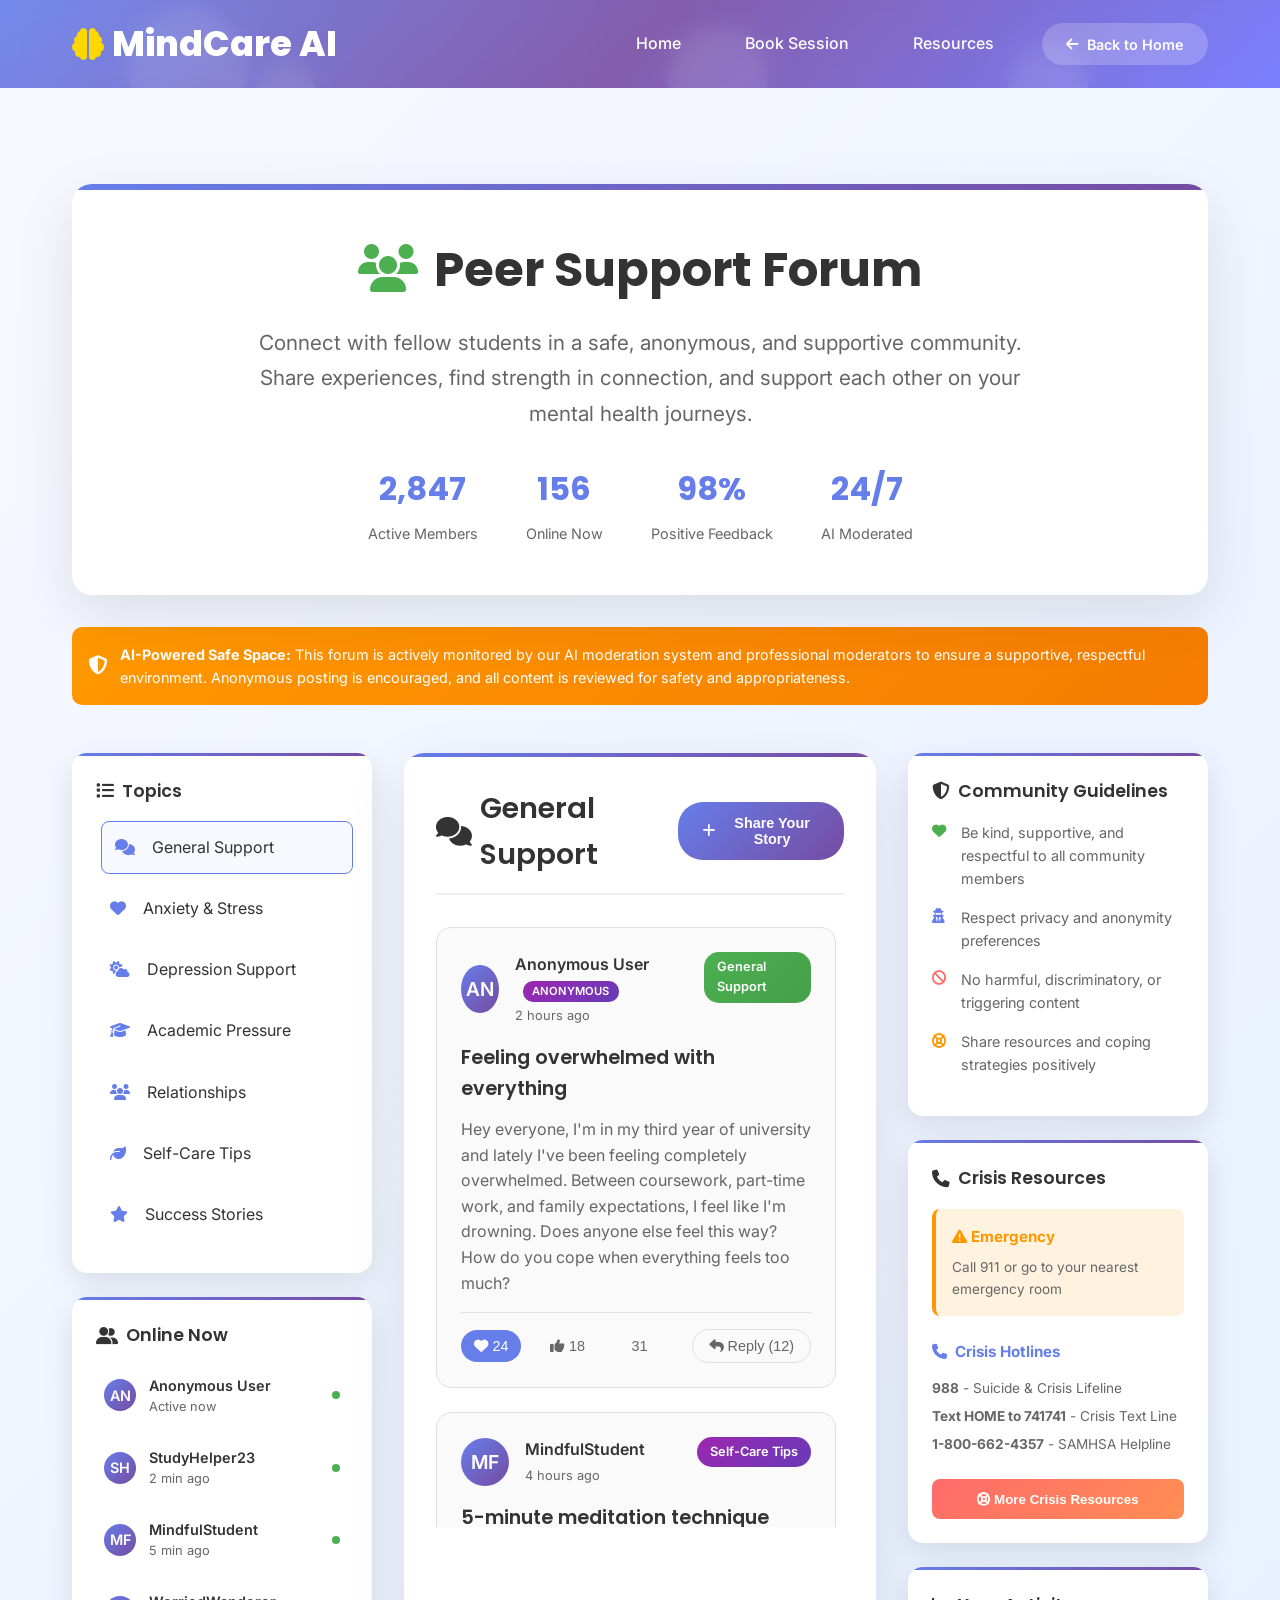
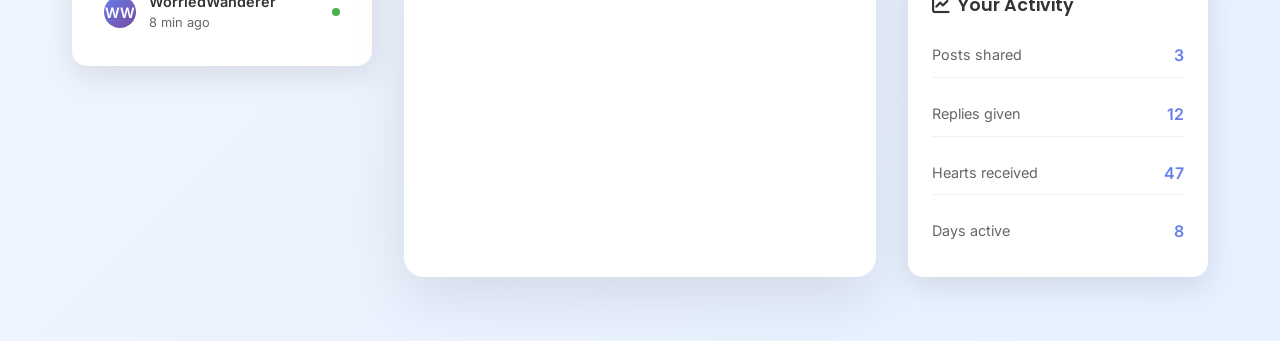
<file: booking_support.html>
<!DOCTYPE html>
<html lang="en">
<head>
    <meta charset="UTF-8">
    <meta name="viewport" content="width=device-width, initial-scale=1.0">
    <title>Peer Support Forum - MindCare AI</title>
    <link href="https://fonts.googleapis.com/css2?family=Poppins:wght@300;400;500;600;700;800&family=Inter:wght@300;400;500;600;700&display=swap" rel="stylesheet">
    <link rel="icon" type="image/svg+xml" href="assest/img/mindcare_favicon.svg">
    <link rel="stylesheet" href="https://cdnjs.cloudflare.com/ajax/libs/font-awesome/6.4.0/css/all.min.css">
    <style>
        * {
            margin: 0;
            padding: 0;
            box-sizing: border-box;
        }

        body {
            font-family: 'Inter', -apple-system, BlinkMacSystemFont, sans-serif;
            line-height: 1.6;
            color: #333;
            overflow-x: hidden;
            background: linear-gradient(135deg, #f8f9ff 0%, #e6f0ff 100%);
            min-height: 100vh;
        }

        .gradient-bg {
            background: linear-gradient(135deg, #667eea 0%, #764ba2 50%, #6B73FF 100%);
            position: relative;
        }

        .floating-shapes {
            position: absolute;
            width: 100%;
            height: 100%;
            overflow: hidden;
            z-index: 1;
        }

        .shape {
            position: absolute;
            background: rgba(255, 255, 255, 0.1);
            border-radius: 50%;
            animation: float 8s ease-in-out infinite;
        }

        .shape:nth-child(1) {
            width: 120px;
            height: 120px;
            top: 10%;
            left: 10%;
            animation-delay: 0s;
        }

        .shape:nth-child(2) {
            width: 80px;
            height: 80px;
            top: 50%;
            right: 15%;
            animation-delay: 2s;
        }

        .shape:nth-child(3) {
            width: 60px;
            height: 60px;
            top: 70%;
            left: 20%;
            animation-delay: 4s;
        }

        .shape:nth-child(4) {
            width: 100px;
            height: 100px;
            top: 30%;
            right: 40%;
            animation-delay: 6s;
        }

        @keyframes float {
            0%, 100% { transform: translateY(0px) rotate(0deg); }
            50% { transform: translateY(-30px) rotate(180deg); }
        }

        /* Header Styles */
        header {
            display: flex;
            align-items: center;
            justify-content: center;
            position: relative;
            z-index: 10;
            padding: 1rem 0;
            backdrop-filter: blur(10px);
            background: rgba(255, 255, 255, 0.1);
        }

        nav {
            max-width: 1200px;
            margin: 0 auto;
            display: flex;
            justify-content: space-between;
            align-items: center;
            width: 100%;
            padding: 0 2rem;
        }

        .logo {
            font-family: 'Poppins', sans-serif;
            font-size: 2.2rem;
            font-weight: 800;
            color: white;
            text-decoration: none;
            display: flex;
            align-items: center;
            gap: 0.5rem;
        }

        .logo i {
            font-size: 2rem;
            color: #FFD700;
        }

        .nav-menu {
            display: flex;
            align-items: center;
            gap: 2rem;
        }

        .nav-links {
            display: flex;
            list-style: none;
            gap: 2rem;
        }

        .nav-links a {
            color: white;
            text-decoration: none;
            font-weight: 500;
            transition: all 0.3s ease;
            padding: 0.5rem 1rem;
            border-radius: 25px;
            position: relative;
        }

        .nav-links a:hover {
            background: rgba(255, 255, 255, 0.2);
            transform: translateY(-2px);
        }

        .back-btn {
            background: rgba(255, 255, 255, 0.2);
            color: white;
            padding: 0.6rem 1.5rem;
            border: none;
            border-radius: 25px;
            font-size: 0.9rem;
            font-weight: 600;
            cursor: pointer;
            transition: all 0.3s ease;
            text-decoration: none;
            display: inline-flex;
            align-items: center;
            gap: 0.5rem;
        }

        .back-btn:hover {
            background: rgba(255, 255, 255, 0.3);
            transform: translateY(-2px);
        }

        /* Main Content */
        .main-content {
            padding: 4rem 0;
        }

        .container {
            max-width: 1200px;
            margin: 0 auto;
            padding: 0 2rem;
        }

        .page-header {
            background: white;
            border-radius: 20px;
            padding: 3rem;
            margin: 2rem 0;
            box-shadow: 0 20px 60px rgba(0, 0, 0, 0.1);
            text-align: center;
            position: relative;
            overflow: hidden;
        }

        .page-header::before {
            content: '';
            position: absolute;
            top: 0;
            left: 0;
            right: 0;
            height: 6px;
            background: linear-gradient(90deg, #667eea, #764ba2);
        }

        .page-header h1 {
            font-family: 'Poppins', sans-serif;
            font-size: 3rem;
            font-weight: 700;
            margin-bottom: 1rem;
            color: #333;
        }

        .page-header p {
            font-size: 1.3rem;
            color: #666;
            max-width: 800px;
            margin: 0 auto;
            line-height: 1.7;
        }

        .community-stats {
            display: flex;
            justify-content: center;
            gap: 3rem;
            margin-top: 2rem;
            flex-wrap: wrap;
        }

        .stat-item {
            text-align: center;
        }

        .stat-item h3 {
            font-family: 'Poppins', sans-serif;
            font-size: 2rem;
            font-weight: 700;
            color: #667eea;
            margin-bottom: 0.5rem;
        }

        .stat-item p {
            font-size: 0.9rem;
            color: #666;
        }

        /* Forum Layout */
        .forum-container {
            display: grid;
            grid-template-columns: 300px 1fr 300px;
            gap: 2rem;
            margin-top: 3rem;
        }

        /* Sidebar */
        .sidebar {
            display: flex;
            flex-direction: column;
            gap: 1.5rem;
        }

        .sidebar-card {
            background: white;
            border-radius: 15px;
            padding: 1.5rem;
            box-shadow: 0 10px 30px rgba(0, 0, 0, 0.1);
            position: relative;
            overflow: hidden;
        }

        .sidebar-card::before {
            content: '';
            position: absolute;
            top: 0;
            left: 0;
            right: 0;
            height: 3px;
            background: linear-gradient(90deg, #667eea, #764ba2);
        }

        .sidebar-card h3 {
            font-family: 'Poppins', sans-serif;
            font-weight: 600;
            margin-bottom: 1rem;
            color: #333;
            font-size: 1.1rem;
            display: flex;
            align-items: center;
            gap: 0.5rem;
        }

        .topic-list {
            list-style: none;
        }

        .topic-list li {
            padding: 0.8rem;
            margin-bottom: 0.5rem;
            border-radius: 8px;
            cursor: pointer;
            transition: all 0.3s ease;
            border: 1px solid transparent;
        }

        .topic-list li:hover,
        .topic-list li.active {
            background: #f8f9ff;
            border-color: #667eea;
            transform: translateX(5px);
        }

        .topic-list li i {
            margin-right: 0.8rem;
            color: #667eea;
            min-width: 16px;
        }

        .online-users {
            display: flex;
            flex-direction: column;
            gap: 0.8rem;
        }

        .user-item {
            display: flex;
            align-items: center;
            gap: 0.8rem;
            padding: 0.5rem;
            border-radius: 8px;
            transition: all 0.3s ease;
        }

        .user-item:hover {
            background: #f8f9ff;
        }

        .user-avatar {
            width: 32px;
            height: 32px;
            border-radius: 50%;
            background: linear-gradient(135deg, #667eea, #764ba2);
            display: flex;
            align-items: center;
            justify-content: center;
            color: white;
            font-size: 0.9rem;
            font-weight: 600;
        }

        .user-info {
            flex: 1;
        }

        .user-name {
            font-weight: 600;
            font-size: 0.9rem;
            color: #333;
        }

        .user-status {
            font-size: 0.8rem;
            color: #666;
        }

        .online-indicator {
            width: 8px;
            height: 8px;
            background: #4CAF50;
            border-radius: 50%;
        }

        /* Main Forum Content */
        .forum-main {
            background: white;
            border-radius: 20px;
            padding: 2rem;
            box-shadow: 0 20px 60px rgba(0, 0, 0, 0.1);
            position: relative;
            overflow: hidden;
        }

        .forum-main::before {
            content: '';
            position: absolute;
            top: 0;
            left: 0;
            right: 0;
            height: 4px;
            background: linear-gradient(90deg, #667eea, #764ba2);
        }

        .forum-header {
            display: flex;
            justify-content: space-between;
            align-items: center;
            margin-bottom: 2rem;
            padding-bottom: 1rem;
            border-bottom: 2px solid #f0f0f0;
        }

        .forum-title {
            font-family: 'Poppins', sans-serif;
            font-size: 1.8rem;
            font-weight: 600;
            color: #333;
            display: flex;
            align-items: center;
            gap: 0.5rem;
        }

        .new-post-btn {
            background: linear-gradient(135deg, #667eea, #764ba2);
            color: white;
            padding: 0.8rem 1.5rem;
            border: none;
            border-radius: 25px;
            font-weight: 600;
            cursor: pointer;
            transition: all 0.3s ease;
            display: flex;
            align-items: center;
            gap: 0.5rem;
            font-size: 0.9rem;
        }

        .new-post-btn:hover {
            transform: translateY(-2px);
            box-shadow: 0 8px 25px rgba(102, 126, 234, 0.3);
        }

        /* Posts */
        .posts-container {
            max-height: 600px;
            overflow-y: auto;
            padding-right: 0.5rem;
        }

        .post-item {
            background: #fafafa;
            border: 1px solid #e0e0e0;
            border-radius: 15px;
            padding: 1.5rem;
            margin-bottom: 1.5rem;
            transition: all 0.3s ease;
            position: relative;
        }

        .post-item:hover {
            border-color: #667eea;
            box-shadow: 0 5px 20px rgba(102, 126, 234, 0.1);
            transform: translateY(-2px);
        }

        .post-header {
            display: flex;
            justify-content: space-between;
            align-items: flex-start;
            margin-bottom: 1rem;
        }

        .post-author {
            display: flex;
            align-items: center;
            gap: 1rem;
        }

        .post-avatar {
            width: 48px;
            height: 48px;
            border-radius: 50%;
            background: linear-gradient(135deg, #667eea, #764ba2);
            display: flex;
            align-items: center;
            justify-content: center;
            color: white;
            font-weight: 600;
            font-size: 1.2rem;
        }

        .post-meta {
            display: flex;
            flex-direction: column;
        }

        .post-username {
            font-weight: 600;
            color: #333;
            margin-bottom: 0.2rem;
        }

        .post-time {
            font-size: 0.8rem;
            color: #666;
        }

        .post-category {
            background: linear-gradient(135deg, #4CAF50, #45a049);
            color: white;
            padding: 0.3rem 0.8rem;
            border-radius: 15px;
            font-size: 0.8rem;
            font-weight: 600;
        }

        .post-content {
            margin-bottom: 1rem;
        }

        .post-title {
            font-family: 'Poppins', sans-serif;
            font-size: 1.2rem;
            font-weight: 600;
            color: #333;
            margin-bottom: 0.8rem;
        }

        .post-text {
            color: #666;
            line-height: 1.6;
        }

        .post-actions {
            display: flex;
            justify-content: space-between;
            align-items: center;
            padding-top: 1rem;
            border-top: 1px solid #e0e0e0;
        }

        .post-reactions {
            display: flex;
            gap: 1rem;
        }

        .reaction-btn {
            background: none;
            border: none;
            display: flex;
            align-items: center;
            gap: 0.3rem;
            padding: 0.5rem 0.8rem;
            border-radius: 20px;
            cursor: pointer;
            transition: all 0.3s ease;
            font-size: 0.9rem;
            color: #666;
        }

        .reaction-btn:hover {
            background: #f0f0f0;
            color: #667eea;
        }

        .reaction-btn.active {
            background: #667eea;
            color: white;
        }

        .reply-btn {
            background: none;
            border: 1px solid #e0e0e0;
            color: #666;
            padding: 0.5rem 1rem;
            border-radius: 20px;
            cursor: pointer;
            transition: all 0.3s ease;
            font-size: 0.9rem;
            display: flex;
            align-items: center;
            gap: 0.3rem;
        }

        .reply-btn:hover {
            border-color: #667eea;
            color: #667eea;
        }

        /* Anonymous Badge */
        .anonymous-badge {
            background: linear-gradient(135deg, #9C27B0, #673AB7);
            color: white;
            padding: 0.2rem 0.6rem;
            border-radius: 10px;
            font-size: 0.7rem;
            font-weight: 600;
            margin-left: 0.5rem;
        }

        /* Moderation Notice */
        .moderation-notice {
            background: linear-gradient(135deg, #FF9800, #F57C00);
            color: white;
            padding: 1rem;
            border-radius: 10px;
            margin-bottom: 2rem;
            display: flex;
            align-items: center;
            gap: 0.8rem;
            font-size: 0.9rem;
        }

        .moderation-notice i {
            font-size: 1.2rem;
        }

        /* New Post Form */
        .new-post-form {
            display: none;
            background: #f8f9ff;
            border: 2px solid #e6f0ff;
            border-radius: 15px;
            padding: 2rem;
            margin-bottom: 2rem;
        }

        .new-post-form.active {
            display: block;
            animation: slideDown 0.3s ease-out;
        }

        @keyframes slideDown {
            from {
                opacity: 0;
                transform: translateY(-20px);
            }
            to {
                opacity: 1;
                transform: translateY(0);
            }
        }

        .form-group {
            margin-bottom: 1.5rem;
        }

        .form-group label {
            display: block;
            font-weight: 600;
            margin-bottom: 0.5rem;
            color: #333;
        }

        .form-group input,
        .form-group select,
        .form-group textarea {
            width: 100%;
            padding: 1rem;
            border: 2px solid #e0e0e0;
            border-radius: 10px;
            font-size: 1rem;
            transition: all 0.3s ease;
            background: white;
        }

        .form-group input:focus,
        .form-group select:focus,
        .form-group textarea:focus {
            outline: none;
            border-color: #667eea;
            box-shadow: 0 0 0 3px rgba(102, 126, 234, 0.1);
        }

        .form-group textarea {
            resize: vertical;
            min-height: 120px;
        }

        .form-actions {
            display: flex;
            gap: 1rem;
            justify-content: flex-end;
        }

        .btn {
            padding: 0.8rem 1.5rem;
            border: none;
            border-radius: 25px;
            font-weight: 600;
            cursor: pointer;
            transition: all 0.3s ease;
            font-size: 0.9rem;
        }

        .btn-primary {
            background: linear-gradient(135deg, #667eea, #764ba2);
            color: white;
        }

        .btn-secondary {
            background: #e0e0e0;
            color: #666;
        }

        .btn:hover {
            transform: translateY(-2px);
            box-shadow: 0 8px 25px rgba(0, 0, 0, 0.2);
        }

        /* Responsive Design */
        @media (max-width: 1024px) {
            .forum-container {
                grid-template-columns: 1fr;
                gap: 2rem;
            }
            
            .sidebar {
                display: none;
            }
        }

        @media (max-width: 768px) {
            .page-header h1 {
                font-size: 2rem;
            }

            .page-header p {
                font-size: 1.1rem;
            }

            .community-stats {
                gap: 2rem;
            }

            nav {
                padding: 0 1rem;
            }

            .logo {
                font-size: 1.8rem;
            }

            .nav-links {
                display: none;
            }

            .forum-header {
                flex-direction: column;
                gap: 1rem;
                align-items: stretch;
            }

            .post-header {
                flex-direction: column;
                gap: 1rem;
            }

            .post-actions {
                flex-direction: column;
                gap: 1rem;
            }

            .post-reactions {
                justify-content: center;
            }
        }
    </style>
</head>
<body>
    <div class="gradient-bg">
        <div class="floating-shapes">
            <div class="shape"></div>
            <div class="shape"></div>
            <div class="shape"></div>
            <div class="shape"></div>
        </div>
        
        <header>
            <nav>
                <a href="index.html" class="logo">
                    <i class="fas fa-brain"></i>
                    MindCare AI
                </a>
                <div class="nav-menu">
                    <ul class="nav-links">
                        <li><a href="index.html">Home</a></li>
                        <li><a href="book_session.html">Book Session</a></li>
                        <li><a href="resources.html">Resources</a></li>
                    </ul>
                    <a href="index.html" class="back-btn">
                        <i class="fas fa-arrow-left"></i>
                        Back to Home
                    </a>
                </div>
            </nav>
        </header>
    </div>

    <main class="main-content">
        <div class="container">
            <div class="page-header">
                <h1><i class="fas fa-users" style="color: #4CAF50; margin-right: 1rem;"></i>Peer Support Forum</h1>
                <p>Connect with fellow students in a safe, anonymous, and supportive community. Share experiences, find strength in connection, and support each other on your mental health journeys.</p>
                
                <div class="community-stats">
                    <div class="stat-item">
                        <h3>2,847</h3>
                        <p>Active Members</p>
                    </div>
                    <div class="stat-item">
                        <h3>156</h3>
                        <p>Online Now</p>
                    </div>
                    <div class="stat-item">
                        <h3>98%</h3>
                        <p>Positive Feedback</p>
                    </div>
                    <div class="stat-item">
                        <h3>24/7</h3>
                        <p>AI Moderated</p>
                    </div>
                </div>
            </div>

            <div class="moderation-notice">
                <i class="fas fa-shield-alt"></i>
                <div>
                    <strong>AI-Powered Safe Space:</strong> This forum is actively monitored by our AI moderation system and professional moderators to ensure a supportive, respectful environment. Anonymous posting is encouraged, and all content is reviewed for safety and appropriateness.
                </div>
            </div>

            <div class="forum-container">
                <!-- Left Sidebar -->
                <aside class="sidebar">
                    <div class="sidebar-card">
                        <h3><i class="fas fa-list"></i> Topics</h3>
                        <ul class="topic-list">
                            <li class="active" data-topic="general">
                                <i class="fas fa-comments"></i> General Support
                            </li>
                            <li data-topic="anxiety">
                                <i class="fas fa-heart"></i> Anxiety & Stress
                            </li>
                            <li data-topic="depression">
                                <i class="fas fa-cloud-sun"></i> Depression Support
                            </li>
                            <li data-topic="academic">
                                <i class="fas fa-graduation-cap"></i> Academic Pressure
                            </li>
                            <li data-topic="relationships">
                                <i class="fas fa-users"></i> Relationships
                            </li>
                            <li data-topic="self-care">
                                <i class="fas fa-leaf"></i> Self-Care Tips
                            </li>
                            <li data-topic="success">
                                <i class="fas fa-star"></i> Success Stories
                            </li>
                        </ul>
                    </div>

                    <div class="sidebar-card">
                        <h3><i class="fas fa-user-friends"></i> Online Now</h3>
                        <div class="online-users">
                            <div class="user-item">
                                <div class="user-avatar">AN</div>
                                <div class="user-info">
                                    <div class="user-name">Anonymous User</div>
                                    <div class="user-status">Active now</div>
                                </div>
                                <div class="online-indicator"></div>
                            </div>
                            <div class="user-item">
                                <div class="user-avatar">SH</div>
                                <div class="user-info">
                                    <div class="user-name">StudyHelper23</div>
                                    <div class="user-status">2 min ago</div>
                                </div>
                                <div class="online-indicator"></div>
                            </div>
                            <div class="user-item">
                                <div class="user-avatar">MF</div>
                                <div class="user-info">
                                    <div class="user-name">MindfulStudent</div>
                                    <div class="user-status">5 min ago</div>
                                </div>
                                <div class="online-indicator"></div>
                            </div>
                            <div class="user-item">
                                <div class="user-avatar">WW</div>
                                <div class="user-info">
                                    <div class="user-name">WorriedWanderer</div>
                                    <div class="user-status">8 min ago</div>
                                </div>
                                <div class="online-indicator"></div>
                            </div>
                        </div>
                    </div>
                </aside>

                <!-- Main Forum Content -->
                <main class="forum-main">
                    <div class="forum-header">
                        <h2 class="forum-title">
                            <i class="fas fa-comments"></i>
                            General Support
                        </h2>
                        <button class="new-post-btn" onclick="toggleNewPostForm()">
                            <i class="fas fa-plus"></i>
                            Share Your Story
                        </button>
                    </div>

                    <!-- New Post Form -->
                    <div class="new-post-form" id="newPostForm">
                        <h3 style="font-family: 'Poppins', sans-serif; margin-bottom: 1.5rem; color: #333;">
                            <i class="fas fa-pencil-alt" style="color: #667eea; margin-right: 0.5rem;"></i>
                            Share Your Experience
                        </h3>
                        
                        <div class="form-group">
                            <label for="postCategory">Category</label>
                            <select id="postCategory" name="postCategory">
                                <option value="general">General Support</option>
                                <option value="anxiety">Anxiety & Stress</option>
                                <option value="depression">Depression Support</option>
                                <option value="academic">Academic Pressure</option>
                                <option value="relationships">Relationships</option>
                                <option value="self-care">Self-Care Tips</option>
                                <option value="success">Success Stories</option>
                            </select>
                        </div>

                        <div class="form-group">
                            <label for="postTitle">Title</label>
                            <input type="text" id="postTitle" name="postTitle" placeholder="Give your post a helpful title">
                        </div>

                        <div class="form-group">
                            <label for="postContent">Your Message</label>
                            <textarea id="postContent" name="postContent" placeholder="Share your thoughts, experiences, or questions. Remember, this is a safe space for support and understanding."></textarea>
                        </div>

                        <div class="form-group">
                            <label style="display: flex; align-items: center; gap: 0.8rem; cursor: pointer;">
                                <input type="checkbox" id="anonymousPost" style="width: auto;">
                                <span>Post anonymously</span>
                                <i class="fas fa-info-circle" style="color: #667eea;" title="Your identity will be completely hidden"></i>
                            </label>
                        </div>

                        <div class="form-actions">
                            <button type="button" class="btn btn-secondary" onclick="toggleNewPostForm()">Cancel</button>
                            <button type="button" class="btn btn-primary" onclick="submitPost()">
                                <i class="fas fa-paper-plane"></i>
                                Share Post
                            </button>
                        </div>
                    </div>

                    <!-- Posts Container -->
                    <div class="posts-container" id="postsContainer">
                        <!-- Post 1 -->
                        <article class="post-item">
                            <div class="post-header">
                                <div class="post-author">
                                    <div class="post-avatar">AN</div>
                                    <div class="post-meta">
                                        <div class="post-username">
                                            Anonymous User
                                            <span class="anonymous-badge">ANONYMOUS</span>
                                        </div>
                                        <div class="post-time">2 hours ago</div>
                                    </div>
                                </div>
                                <div class="post-category">General Support</div>
                            </div>
                            <div class="post-content">
                                <h3 class="post-title">Feeling overwhelmed with everything</h3>
                                <p class="post-text">
                                    Hey everyone, I'm in my third year of university and lately I've been feeling completely overwhelmed. Between coursework, part-time work, and family expectations, I feel like I'm drowning. Does anyone else feel this way? How do you cope when everything feels too much?
                                </p>
                            </div>
                            <div class="post-actions">
                                <div class="post-reactions">
                                    <button class="reaction-btn active">
                                        <i class="fas fa-heart"></i> 24
                                    </button>
                                    <button class="reaction-btn">
                                        <i class="fas fa-thumbs-up"></i> 18
                                    </button>
                                    <button class="reaction-btn">
                                        <i class="fas fa-hug"></i> 31
                                    </button>
                                </div>
                                <button class="reply-btn">
                                    <i class="fas fa-reply"></i>
                                    Reply (12)
                                </button>
                            </div>
                        </article>

                        <!-- Post 2 -->
                        <article class="post-item">
                            <div class="post-header">
                                <div class="post-author">
                                    <div class="post-avatar">MF</div>
                                    <div class="post-meta">
                                        <div class="post-username">MindfulStudent</div>
                                        <div class="post-time">4 hours ago</div>
                                    </div>
                                </div>
                                <div class="post-category" style="background: linear-gradient(135deg, #9C27B0, #673AB7);">Self-Care Tips</div>
                            </div>
                            <div class="post-content">
                                <h3 class="post-title">5-minute meditation technique that changed my life</h3>
                                <p class="post-text">
                                    I wanted to share a simple breathing technique that has really helped me manage anxiety during exam periods. It's called the 4-7-8 method: breathe in for 4 counts, hold for 7, exhale for 8. Just 5 minutes of this before studying or sleeping has made such a difference. Hope this helps someone else too!
                                </p>
                            </div>
                            <div class="post-actions">
                                <div class="post-reactions">
                                    <button class="reaction-btn">
                                        <i class="fas fa-heart"></i> 42
                                    </button>
                                    <button class="reaction-btn active">
                                        <i class="fas fa-thumbs-up"></i> 28
                                    </button>
                                    <button class="reaction-btn">
                                        <i class="fas fa-star"></i> 15
                                    </button>
                                </div>
                                <button class="reply-btn">
                                    <i class="fas fa-reply"></i>
                                    Reply (8)
                                </button>
                            </div>
                        </article>

                        <!-- Post 3 -->
                        <article class="post-item">
                            <div class="post-header">
                                <div class="post-author">
                                    <div class="post-avatar">SH</div>
                                    <div class="post-meta">
                                        <div class="post-username">StudyHelper23</div>
                                        <div class="post-time">6 hours ago</div>
                                    </div>
                                </div>
                                <div class="post-category" style="background: linear-gradient(135deg, #FF9800, #F57C00);">Academic Pressure</div>
                            </div>
                            <div class="post-content">
                                <h3 class="post-title">Imposter syndrome hitting hard before finals</h3>
                                <p class="post-text">
                                    Anyone else feel like they don't belong in their program? Finals are coming up and I keep thinking "I don't deserve to be here" or "Everyone is smarter than me." I know logically that I've earned my place, but the feelings are so strong. How do you deal with imposter syndrome?
                                </p>
                            </div>
                            <div class="post-actions">
                                <div class="post-reactions">
                                    <button class="reaction-btn">
                                        <i class="fas fa-heart"></i> 36
                                    </button>
                                    <button class="reaction-btn">
                                        <i class="fas fa-thumbs-up"></i> 22
                                    </button>
                                    <button class="reaction-btn active">
                                        <i class="fas fa-hug"></i> 48
                                    </button>
                                </div>
                                <button class="reply-btn">
                                    <i class="fas fa-reply"></i>
                                    Reply (15)
                                </button>
                            </div>
                        </article>

                        <!-- Post 4 -->
                        <article class="post-item">
                            <div class="post-header">
                                <div class="post-author">
                                    <div class="post-avatar">WW</div>
                                    <div class="post-meta">
                                        <div class="post-username">
                                            WorriedWanderer
                                            <span class="anonymous-badge">ANONYMOUS</span>
                                        </div>
                                        <div class="post-time">1 day ago</div>
                                    </div>
                                </div>
                                <div class="post-category" style="background: linear-gradient(135deg, #E91E63, #C2185B);">Depression Support</div>
                            </div>
                            <div class="post-content">
                                <h3 class="post-title">Small win today - got out of bed and showered</h3>
                                <p class="post-text">
                                    I know it sounds silly, but I've been in a really dark place lately. Today I managed to get up, shower, and even made myself breakfast. It might seem small to others, but for me it feels huge. To anyone struggling - you're not alone, and small steps count too.
                                </p>
                            </div>
                            <div class="post-actions">
                                <div class="post-reactions">
                                    <button class="reaction-btn">
                                        <i class="fas fa-heart"></i> 89
                                    </button>
                                    <button class="reaction-btn">
                                        <i class="fas fa-thumbs-up"></i> 67
                                    </button>
                                    <button class="reaction-btn active">
                                        <i class="fas fa-star"></i> 43
                                    </button>
                                </div>
                                <button class="reply-btn">
                                    <i class="fas fa-reply"></i>
                                    Reply (23)
                                </button>
                            </div>
                        </article>
                    </div>
                </main>

                <!-- Right Sidebar -->
                <aside class="sidebar">
                    <div class="sidebar-card">
                        <h3><i class="fas fa-shield-alt"></i> Community Guidelines</h3>
                        <ul style="list-style: none; font-size: 0.9rem; color: #666;">
                            <li style="display: flex; align-items: flex-start; margin-bottom: 1rem;">
                                <i class="fas fa-heart" style="color: #4CAF50; margin-right: 0.8rem; margin-top: 0.2rem; min-width: 16px;"></i>
                                <span>Be kind, supportive, and respectful to all community members</span>
                            </li>
                            <li style="display: flex; align-items: flex-start; margin-bottom: 1rem;">
                                <i class="fas fa-user-secret" style="color: #667eea; margin-right: 0.8rem; margin-top: 0.2rem; min-width: 16px;"></i>
                                <span>Respect privacy and anonymity preferences</span>
                            </li>
                            <li style="display: flex; align-items: flex-start; margin-bottom: 1rem;">
                                <i class="fas fa-ban" style="color: #FF6B6B; margin-right: 0.8rem; margin-top: 0.2rem; min-width: 16px;"></i>
                                <span>No harmful, discriminatory, or triggering content</span>
                            </li>
                            <li style="display: flex; align-items: flex-start; margin-bottom: 1rem;">
                                <i class="fas fa-life-ring" style="color: #FF9800; margin-right: 0.8rem; margin-top: 0.2rem; min-width: 16px;"></i>
                                <span>Share resources and coping strategies positively</span>
                            </li>
                        </ul>
                    </div>

                    <div class="sidebar-card">
                        <h3><i class="fas fa-phone"></i> Crisis Resources</h3>
                        <div>
                            <div style="margin-bottom: 1.5rem; padding: 1rem; background: #fff3e0; border-radius: 8px; border-left: 4px solid #ff9800;">
                                <h4 style="color: #FF9800; margin: 0 0 0.5rem 0; font-size: 0.95rem;">
                                    <i class="fas fa-exclamation-triangle"></i> Emergency
                                </h4>
                                <p style="font-size: 0.85rem; margin: 0; color: #666;">Call 911 or go to your nearest emergency room</p>
                            </div>
                            
                            <div style="margin-bottom: 1.5rem;">
                                <h4 style="color: #667eea; margin-bottom: 0.8rem; font-size: 0.95rem;">
                                    <i class="fas fa-phone" style="margin-right: 0.5rem;"></i>Crisis Hotlines
                                </h4>
                                <div style="font-size: 0.85rem; color: #666; line-height: 1.5;">
                                    <p style="margin: 0 0 0.5rem 0;"><strong>988</strong> - Suicide & Crisis Lifeline</p>
                                    <p style="margin: 0 0 0.5rem 0;"><strong>Text HOME to 741741</strong> - Crisis Text Line</p>
                                    <p style="margin: 0;"><strong>1-800-662-4357</strong> - SAMHSA Helpline</p>
                                </div>
                            </div>

                            <button style="width: 100%; background: linear-gradient(135deg, #FF6B6B, #FF8E53); color: white; border: none; padding: 0.8rem; border-radius: 8px; font-weight: 600; cursor: pointer;" onclick="showCrisisResources()">
                                <i class="fas fa-life-ring"></i> More Crisis Resources
                            </button>
                        </div>
                    </div>

                    <div class="sidebar-card">
                        <h3><i class="fas fa-chart-line"></i> Your Activity</h3>
                        <div style="display: flex; flex-direction: column; gap: 1rem;">
                            <div style="display: flex; justify-content: space-between; padding: 0.5rem 0; border-bottom: 1px solid #f0f0f0;">
                                <span style="color: #666; font-size: 0.9rem;">Posts shared</span>
                                <span style="font-weight: 600; color: #667eea;">3</span>
                            </div>
                            <div style="display: flex; justify-content: space-between; padding: 0.5rem 0; border-bottom: 1px solid #f0f0f0;">
                                <span style="color: #666; font-size: 0.9rem;">Replies given</span>
                                <span style="font-weight: 600; color: #667eea;">12</span>
                            </div>
                            <div style="display: flex; justify-content: space-between; padding: 0.5rem 0; border-bottom: 1px solid #f0f0f0;">
                                <span style="color: #666; font-size: 0.9rem;">Hearts received</span>
                                <span style="font-weight: 600; color: #667eea;">47</span>
                            </div>
                            <div style="display: flex; justify-content: space-between; padding: 0.5rem 0;">
                                <span style="color: #666; font-size: 0.9rem;">Days active</span>
                                <span style="font-weight: 600; color: #667eea;">8</span>
                            </div>
                        </div>
                    </div>
                </aside>
            </div>
        </div>
    </main>

    <script>
        let currentTopic = 'general';
        let newPostFormVisible = false;

        // Toggle new post form
        function toggleNewPostForm() {
            const form = document.getElementById('newPostForm');
            newPostFormVisible = !newPostFormVisible;
            
            if (newPostFormVisible) {
                form.classList.add('active');
                document.getElementById('postTitle').focus();
            } else {
                form.classList.remove('active');
                clearForm();
            }
        }

        // Clear form fields
        function clearForm() {
            document.getElementById('postCategory').value = currentTopic;
            document.getElementById('postTitle').value = '';
            document.getElementById('postContent').value = '';
            document.getElementById('anonymousPost').checked = false;
        }

        // Submit new post
        function submitPost() {
            const category = document.getElementById('postCategory').value;
            const title = document.getElementById('postTitle').value;
            const content = document.getElementById('postContent').value;
            const isAnonymous = document.getElementById('anonymousPost').checked;

            if (!title.trim() || !content.trim()) {
                alert('Please fill in both title and content for your post.');
                return;
            }

            // Create new post element
            const newPost = createPostElement({
                title: title,
                content: content,
                category: category,
                isAnonymous: isAnonymous,
                author: isAnonymous ? 'Anonymous User' : 'You',
                time: 'Just now',
                reactions: { hearts: 0, thumbs: 0, hugs: 0 },
                replies: 0
            });

            // Add to posts container
            const postsContainer = document.getElementById('postsContainer');
            postsContainer.insertBefore(newPost, postsContainer.firstChild);

            // Close form and show success
            toggleNewPostForm();
            
            // Scroll to new post
            newPost.scrollIntoView({ behavior: 'smooth', block: 'center' });
            
            // Highlight new post briefly
            newPost.style.border = '2px solid #4CAF50';
            setTimeout(() => {
                newPost.style.border = '1px solid #e0e0e0';
            }, 3000);

            alert('Your post has been shared successfully! Thank you for contributing to our supportive community.');
        }

        // Create post element
        function createPostElement(postData) {
            const postElement = document.createElement('article');
            postElement.className = 'post-item';
            
            const categoryColors = {
                'general': 'linear-gradient(135deg, #4CAF50, #45a049)',
                'anxiety': 'linear-gradient(135deg, #FF9800, #F57C00)',
                'depression': 'linear-gradient(135deg, #E91E63, #C2185B)',
                'academic': 'linear-gradient(135deg, #FF9800, #F57C00)',
                'relationships': 'linear-gradient(135deg, #9C27B0, #673AB7)',
                'self-care': 'linear-gradient(135deg, #9C27B0, #673AB7)',
                'success': 'linear-gradient(135deg, #4CAF50, #45a049)'
            };

            postElement.innerHTML = `
                <div class="post-header">
                    <div class="post-author">
                        <div class="post-avatar">${postData.isAnonymous ? 'AN' : 'YU'}</div>
                        <div class="post-meta">
                            <div class="post-username">
                                ${postData.author}
                                ${postData.isAnonymous ? '<span class="anonymous-badge">ANONYMOUS</span>' : ''}
                            </div>
                            <div class="post-time">${postData.time}</div>
                        </div>
                    </div>
                    <div class="post-category" style="background: ${categoryColors[postData.category] || categoryColors['general']}">${getCategoryDisplayName(postData.category)}</div>
                </div>
                <div class="post-content">
                    <h3 class="post-title">${postData.title}</h3>
                    <p class="post-text">${postData.content}</p>
                </div>
                <div class="post-actions">
                    <div class="post-reactions">
                        <button class="reaction-btn" onclick="toggleReaction(this, 'heart')">
                            <i class="fas fa-heart"></i> ${postData.reactions.hearts}
                        </button>
                        <button class="reaction-btn" onclick="toggleReaction(this, 'thumbs')">
                            <i class="fas fa-thumbs-up"></i> ${postData.reactions.thumbs}
                        </button>
                        <button class="reaction-btn" onclick="toggleReaction(this, 'hug')">
                            <i class="fas fa-hug"></i> ${postData.reactions.hugs}
                        </button>
                    </div>
                    <button class="reply-btn" onclick="showReplies(this)">
                        <i class="fas fa-reply"></i>
                        Reply (${postData.replies})
                    </button>
                </div>
            `;
            
            return postElement;
        }

        // Get category display name
        function getCategoryDisplayName(category) {
            const categoryNames = {
                'general': 'General Support',
                'anxiety': 'Anxiety & Stress',
                'depression': 'Depression Support',
                'academic': 'Academic Pressure',
                'relationships': 'Relationships',
                'self-care': 'Self-Care Tips',
                'success': 'Success Stories'
            };
            return categoryNames[category] || 'General Support';
        }

        // Toggle reaction
        function toggleReaction(button, type) {
            const isActive = button.classList.contains('active');
            
            // Remove active from all reaction buttons in this post
            const postActions = button.closest('.post-actions');
            postActions.querySelectorAll('.reaction-btn').forEach(btn => btn.classList.remove('active'));
            
            if (!isActive) {
                button.classList.add('active');
                // Increment count
                const countSpan = button.textContent.trim().split(' ')[1];
                const newCount = parseInt(countSpan) + 1;
                button.innerHTML = button.innerHTML.replace(countSpan, newCount);
            } else {
                // Decrement count
                const countSpan = button.textContent.trim().split(' ')[1];
                const newCount = Math.max(0, parseInt(countSpan) - 1);
                button.innerHTML = button.innerHTML.replace(countSpan, newCount);
            }
        }

        // Show replies (placeholder)
        function showReplies(button) {
            alert('Reply functionality would open a detailed view with replies and the ability to add your own supportive response.');
        }

        // Show crisis resources
        function showCrisisResources() {
            const crisisInfo = `
                COMPREHENSIVE CRISIS SUPPORT RESOURCES:
                
                🆘 IMMEDIATE EMERGENCY ASSISTANCE:
                • Emergency Services: 911
                • Campus Safety: Contact your university's emergency number
                
                📞 NATIONAL CRISIS HOTLINES:
                • National Suicide Prevention Lifeline: 988 (24/7)
                • Crisis Text Line: Text HOME to 741741 (24/7)
                • SAMHSA National Helpline: 1-800-662-4357 (24/7)
                • Trans Lifeline: 877-565-8860
                • LGBT National Hotline: 1-888-843-4564
                
                💬 ONLINE SUPPORT:
                • MindCare AI Crisis Chat: Available 24/7 through our emergency portal
                • Crisis Chat: crisischat.org
                • IMAlive: imalive.org
                
                🏥 LOCAL RESOURCES:
                • Campus Counseling Center
                • Local Emergency Room
                • Community Mental Health Center
                
                Remember: You are valued, you matter, and help is always available. Reach out - someone cares about you.
            `;
            
            alert(crisisInfo);
        }

        // Switch topics
        document.querySelectorAll('.topic-list li').forEach(item => {
            item.addEventListener('click', () => {
                document.querySelectorAll('.topic-list li').forEach(li => li.classList.remove('active'));
                item.classList.add('active');
                
                currentTopic = item.dataset.topic;
                const forumTitle = document.querySelector('.forum-title');
                forumTitle.innerHTML = `<i class="fas fa-comments"></i> ${getCategoryDisplayName(currentTopic)}`;
                
                // Here you would typically filter posts by category
                // For demo purposes, we'll just update the form default
                if (newPostFormVisible) {
                    document.getElementById('postCategory').value = currentTopic;
                }
            });
        });

        // Initialize page
        document.addEventListener('DOMContentLoaded', () => {
            // Add smooth animations
            const observer = new IntersectionObserver((entries) => {
                entries.forEach(entry => {
                    if (entry.isIntersecting) {
                        entry.target.style.opacity = '1';
                        entry.target.style.transform = 'translateY(0)';
                    }
                });
            });

            document.querySelectorAll('.post-item, .sidebar-card').forEach(el => {
                el.style.opacity = '0';
                el.style.transform = 'translateY(30px)';
                el.style.transition = 'all 0.6s ease-out';
                observer.observe(el);
            });

            // Add existing reaction functionality to existing posts
            document.querySelectorAll('.reaction-btn').forEach(btn => {
                btn.addEventListener('click', (e) => {
                    const button = e.currentTarget;
                    const type = button.querySelector('i').classList.contains('fa-heart') ? 'heart' : 
                                button.querySelector('i').classList.contains('fa-thumbs-up') ? 'thumbs' : 'hug';
                    toggleReaction(button, type);
                });
            });

            // Add reply functionality to existing posts
            document.querySelectorAll('.reply-btn').forEach(btn => {
                btn.addEventListener('click', () => showReplies(btn));
            });
        });
    </script>
</body>
</html>
</file>
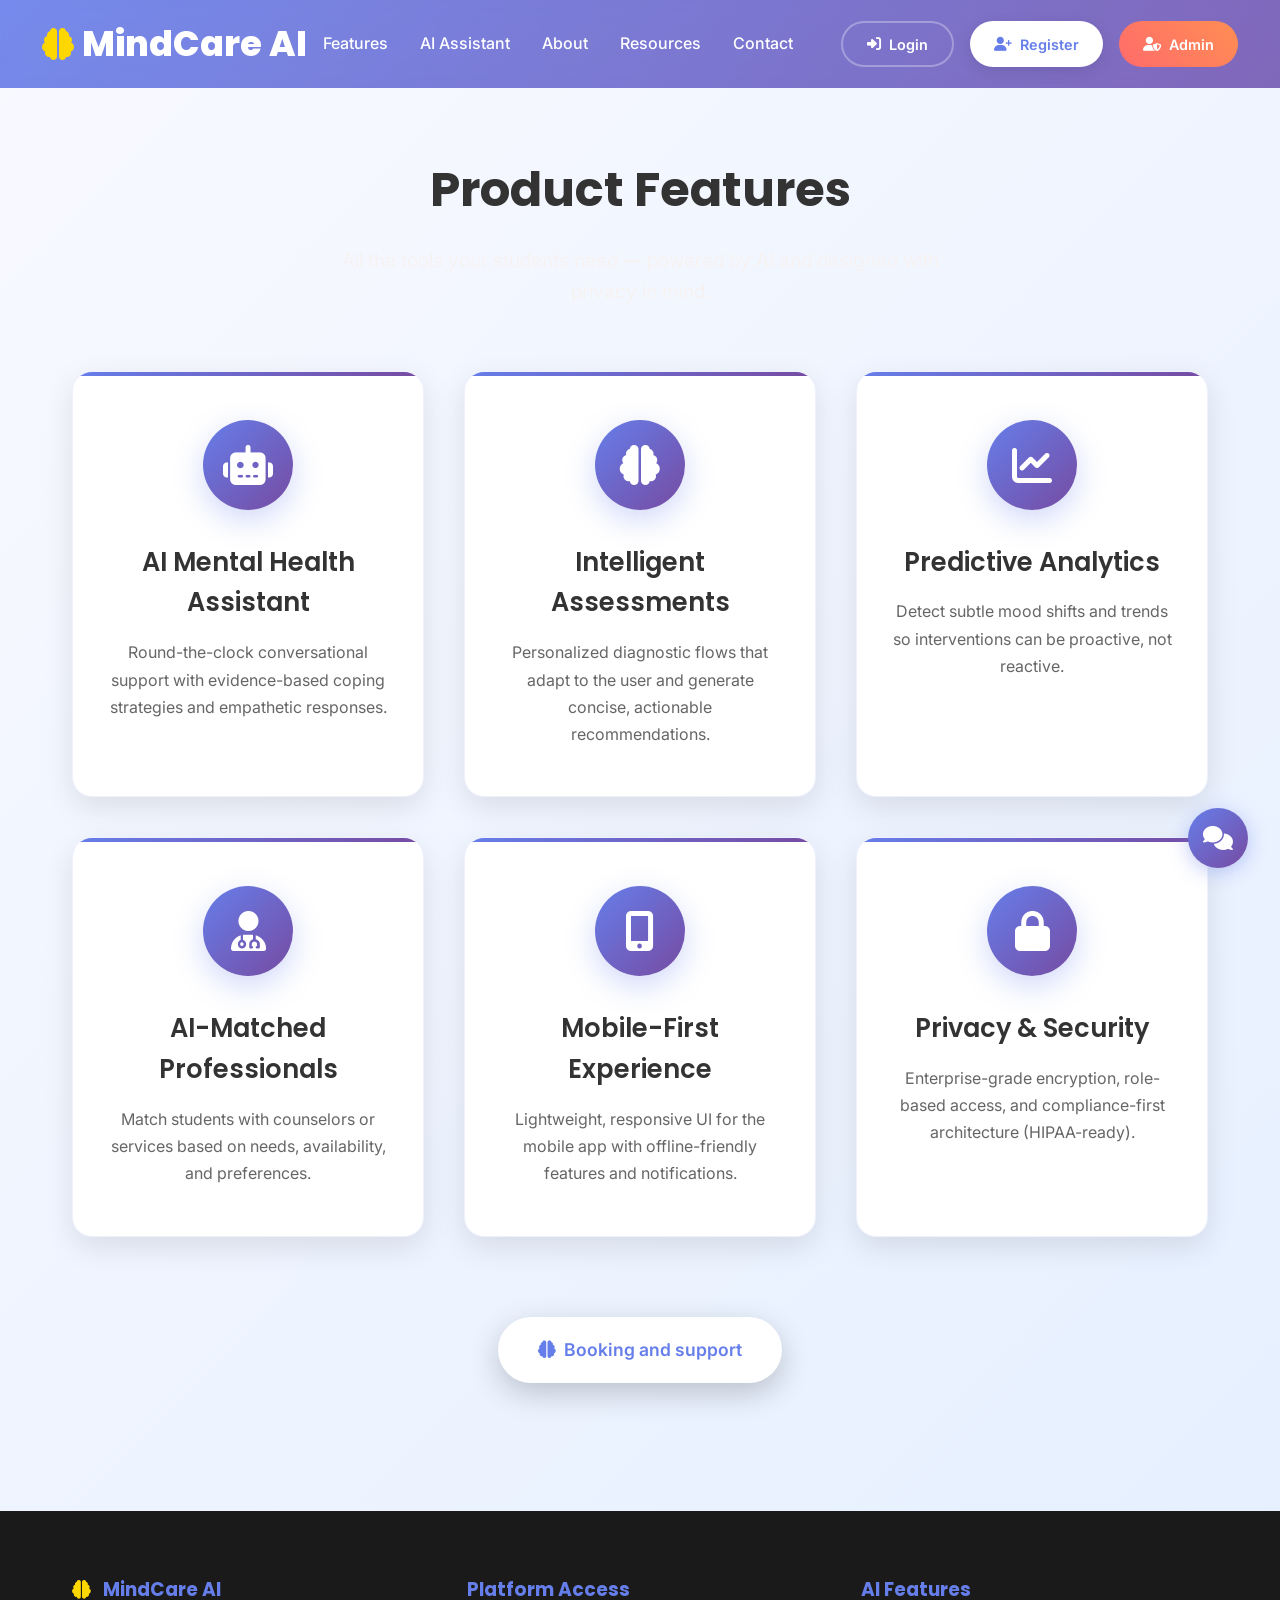
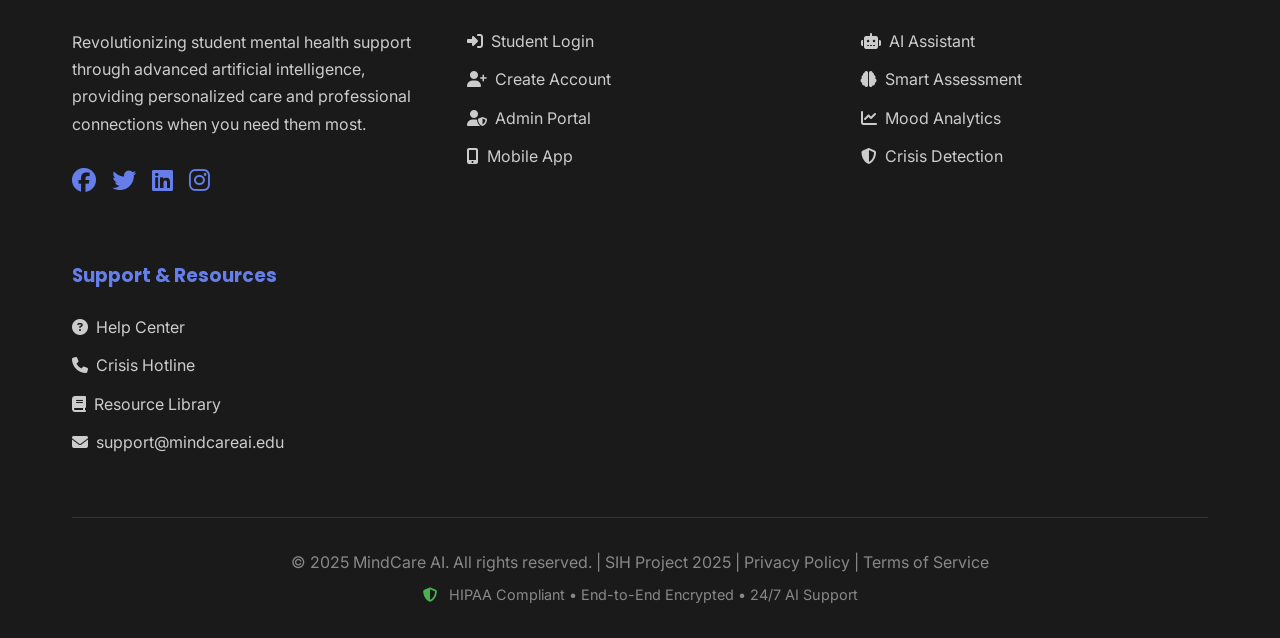
<file: features.html>
<!DOCTYPE html>
<html lang="en">
<head>
    <meta charset="UTF-8" />
    <meta name="viewport" content="width=device-width, initial-scale=1.0"/>
    <title>Features — MindCare AI</title>
    <link href="https://fonts.googleapis.com/css2?family=Poppins:wght@300;400;500;600;700;800&family=Inter:wght@300;400;500;600;700&display=swap" rel="stylesheet">
    <link rel="stylesheet" href="https://cdnjs.cloudflare.com/ajax/libs/font-awesome/6.4.0/css/all.min.css">
    <link rel="icon" type="image/svg+xml" href="assest/img/mindcare_favicon.svg">
    <link rel="stylesheet" href="style.css">
</head>
<body>
    <div class="gradient-bg">
        <!-- <div class="floating-shapes">
            <div class="shape"></div>
            <div class="shape"></div>
            <div class="shape"></div>
            <div class="shape"></div>
        </div> -->

        <header>
            <nav>
                <a href="index.html" class="logo">
                    <i class="fas fa-brain"></i>
                    MindCare AI
                </a>
                <div class="nav-menu" id="navMenu">
                    <ul class="nav-links">
                        <li><a href="features.html">Features</a></li>
                        <li><a href="ai-assistant.html">AI Assistant</a></li>
                        <li><a href="about.html">About</a></li>
                        <li><a href="resources.html">Resources</a></li>
                        <li><a href="index.html">Contact</a></li>
                    </ul>
                    <div class="auth-buttons">
                        <a href="login_page.html" class="btn-auth btn-login"><i class="fas fa-sign-in-alt"></i> Login</a>
                        <a href="registration_page.html" class="btn-auth btn-register"><i class="fas fa-user-plus"></i> Register</a>
                        <a href="admin_page.html" class="btn-auth btn-admin"><i class="fas fa-user-shield"></i> Admin</a>
                    </div>
                </div>
                <button class="mobile-toggle" onclick="toggleMobileMenu()"><i class="fas fa-bars"></i></button>
            </nav>
        </header>

        <section class="features" id="features-section" style="padding-top:4rem;">
            <div class="container">
                <h2 class="section-title">Product Features</h2>
                <p class="section-subtitle">All the tools your students need — powered by AI and designed with privacy in mind.</p>

                <div class="features-grid">
                    <div class="feature-card">
                        <div class="feature-icon"><i class="fas fa-robot"></i></div>
                        <h3>AI Mental Health Assistant</h3>
                        <p>Round-the-clock conversational support with evidence-based coping strategies and empathetic responses.</p>
                    </div>

                    <div class="feature-card">
                        <div class="feature-icon"><i class="fas fa-brain"></i></div>
                        <h3>Intelligent Assessments</h3>
                        <p>Personalized diagnostic flows that adapt to the user and generate concise, actionable recommendations.</p>
                    </div>

                    <div class="feature-card">
                        <div class="feature-icon"><i class="fas fa-chart-line"></i></div>
                        <h3>Predictive Analytics</h3>
                        <p>Detect subtle mood shifts and trends so interventions can be proactive, not reactive.</p>
                    </div>

                    <div class="feature-card">
                        <div class="feature-icon"><i class="fas fa-user-md"></i></div>
                        <h3>AI-Matched Professionals</h3>
                        <p>Match students with counselors or services based on needs, availability, and preferences.</p>
                    </div>

                    <div class="feature-card">
                        <div class="feature-icon"><i class="fas fa-mobile-alt"></i></div>
                        <h3>Mobile-First Experience</h3>
                        <p>Lightweight, responsive UI for the mobile app with offline-friendly features and notifications.</p>
                    </div>

                    <div class="feature-card">
                        <div class="feature-icon"><i class="fas fa-lock"></i></div>
                        <h3>Privacy & Security</h3>
                        <p>Enterprise-grade encryption, role-based access, and compliance-first architecture (HIPAA-ready).</p>
                    </div>
                </div>
            </div>
            <div class="cta-buttons" style="padding-top: 5rem; justify-content: center;">
                    <a href="booking_support.html" class="btn btn-primary" onclick="window.location.href='booking_support.html';">
                        <i class="fas fa-brain"></i>
                        Booking and support
                    </a>
                </div>
        </section>
        
        <footer>
        <div class="container">
            <div class="footer-content">
                <div class="footer-section">
                    <h3>
                        <i class="fas fa-brain" style="color: #FFD700; margin-right: 0.5rem;"></i>
                        MindCare AI
                    </h3>
                    <p style="margin-bottom: 1.5rem; line-height: 1.7; color: #ccc;">Revolutionizing student mental health support through advanced artificial intelligence, providing personalized care and professional connections when you need them most.</p>
                    <div style="display: flex; gap: 1rem;">
                        <a href="#" style="color: #667eea; font-size: 1.5rem;"><i class="fab fa-facebook"></i></a>
                        <a href="#" style="color: #667eea; font-size: 1.5rem;"><i class="fab fa-twitter"></i></a>
                        <a href="#" style="color: #667eea; font-size: 1.5rem;"><i class="fab fa-linkedin"></i></a>
                        <a href="#" style="color: #667eea; font-size: 1.5rem;"><i class="fab fa-instagram"></i></a>
                    </div>
                </div>
                <div class="footer-section">
                    <h3>Platform Access</h3>
                    <a href="login_page.html" onclick="openLogin()"><i class="fas fa-sign-in-alt" style="margin-right: 0.5rem;"></i>Student Login</a>
                    <a href="registration_page.html" onclick="openRegister()"><i class="fas fa-user-plus" style="margin-right: 0.5rem;"></i>Create Account</a>
                    <a href="admin_page.html" onclick="openAdmin()"><i class="fas fa-user-shield" style="margin-right: 0.5rem;"></i>Admin Portal</a>
                    <a href="index.html"><i class="fas fa-mobile-alt" style="margin-right: 0.5rem;"></i>Mobile App</a>
                </div>
                <div class="footer-section">
                    <h3>AI Features</h3>
                    <a href="#"><i class="fas fa-robot" style="margin-right: 0.5rem;"></i>AI Assistant</a>
                    <a href="#"><i class="fas fa-brain" style="margin-right: 0.5rem;"></i>Smart Assessment</a>
                    <a href="#"><i class="fas fa-chart-line" style="margin-right: 0.5rem;"></i>Mood Analytics</a>
                    <a href="#"><i class="fas fa-shield-alt" style="margin-right: 0.5rem;"></i>Crisis Detection</a>
                </div>
                <div class="footer-section">
                    <h3>Support & Resources</h3>
                    <a href="#"><i class="fas fa-question-circle" style="margin-right: 0.5rem;"></i>Help Center</a>
                    <a href="#"><i class="fas fa-phone" style="margin-right: 0.5rem;"></i>Crisis Hotline</a>
                    <a href="#"><i class="fas fa-book" style="margin-right: 0.5rem;"></i>Resource Library</a>
                    <a href="#"><i class="fas fa-envelope" style="margin-right: 0.5rem;"></i>support@mindcareai.edu</a>
                </div>
            </div>
            <div class="footer-bottom">
                <p>&copy; 2025 MindCare AI. All rights reserved. | SIH Project 2025 | Privacy Policy | Terms of Service</p>
                <p style="margin-top: 0.5rem; font-size: 0.9rem;">
                    <i class="fas fa-shield-alt" style="color: #4CAF50; margin-right: 0.5rem;"></i>
                    HIPAA Compliant • End-to-End Encrypted • 24/7 AI Support
                </p>
            </div>
        </div>
    </footer>
    </div>

    <div class="floating-chat" onclick="toggleFloatingChat()"><i class="fas fa-comments"></i></div>

    <script>
        function toggleMobileMenu(){ document.getElementById('navMenu').classList.toggle('active'); }
        function toggleFloatingChat(){ alert('Quick Chat: Opening instant AI assistance.'); }
    </script>
</body>
</html>
</file>
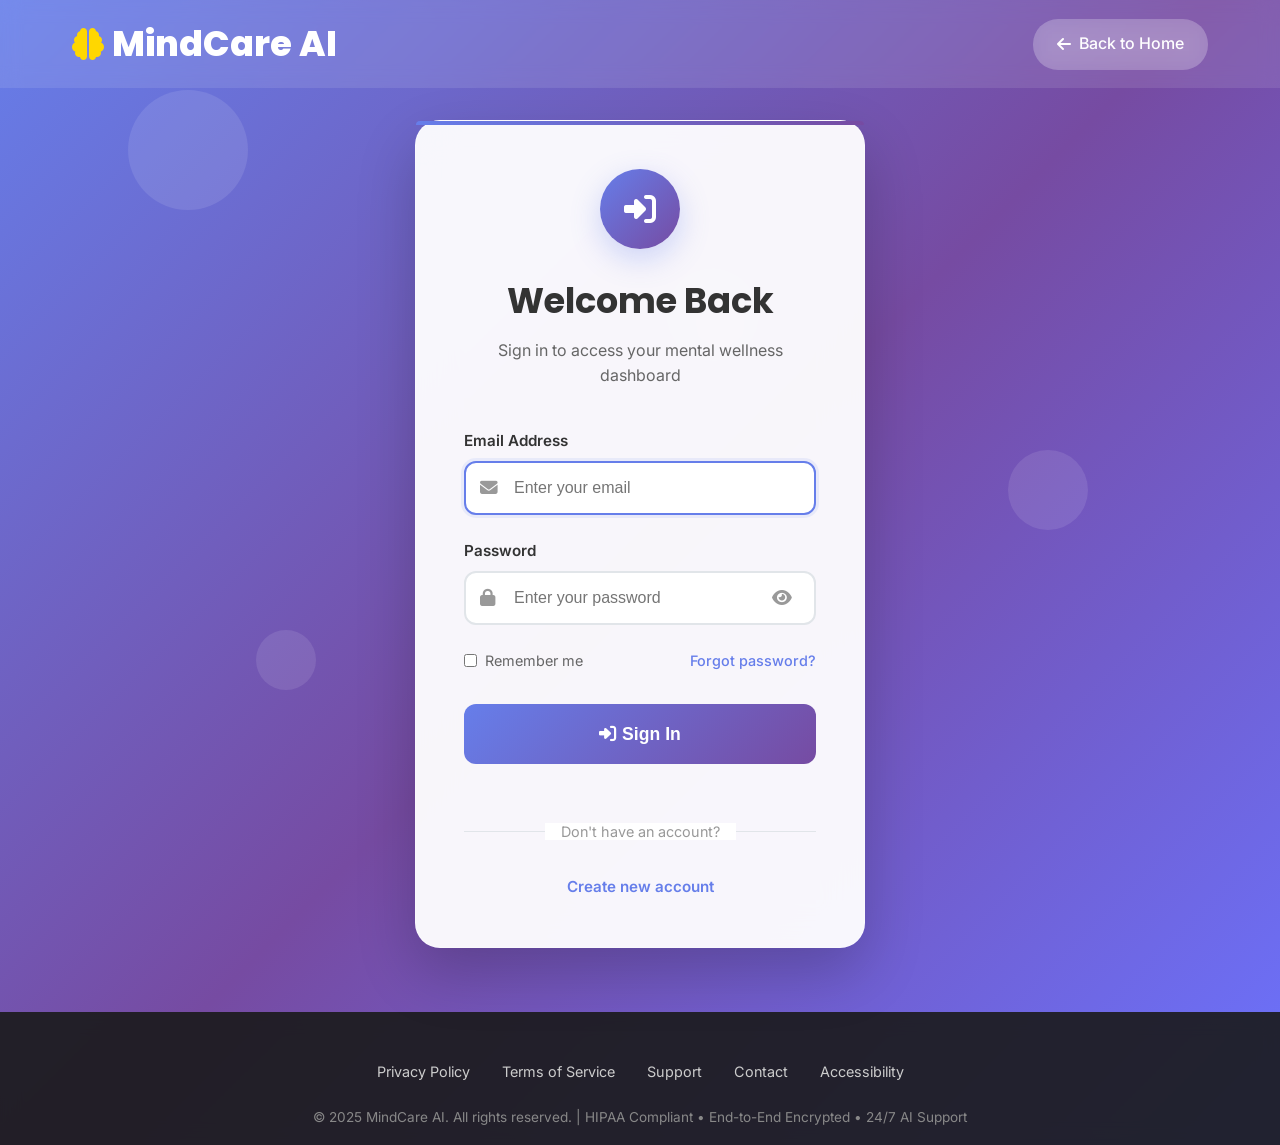
<file: login_page.html>
<!DOCTYPE html>
<html lang="en">
<head>
    <meta charset="UTF-8">
    <meta name="viewport" content="width=device-width, initial-scale=1.0">
    <title>Login - MindCare AI</title>
    <link href="https://fonts.googleapis.com/css2?family=Poppins:wght@300;400;500;600;700;800&family=Inter:wght@300;400;500;600;700&display=swap" rel="stylesheet">
    <link rel="icon" type="image/svg+xml" href="assest/img/mindcare_favicon.svg">
    <link rel="stylesheet" href="https://cdnjs.cloudflare.com/ajax/libs/font-awesome/6.4.0/css/all.min.css">
    <style>
        * {
            margin: 0;
            padding: 0;
            box-sizing: border-box;
        }

        body {
            font-family: 'Inter', -apple-system, BlinkMacSystemFont, sans-serif;
            line-height: 1.6;
            color: #333;
            overflow-x: hidden;
            min-height: 100vh;
            background: linear-gradient(135deg, #667eea 0%, #764ba2 50%, #6B73FF 100%);
        }

        .floating-shapes {
            position: absolute;
            width: 100%;
            height: 100%;
            overflow: hidden;
            z-index: 1;
        }

        .shape {
            position: absolute;
            background: rgba(255, 255, 255, 0.1);
            border-radius: 50%;
            animation: float 8s ease-in-out infinite;
        }

        .shape:nth-child(1) {
            width: 120px;
            height: 120px;
            top: 10%;
            left: 10%;
            animation-delay: 0s;
        }

        .shape:nth-child(2) {
            width: 80px;
            height: 80px;
            top: 50%;
            right: 15%;
            animation-delay: 2s;
        }

        .shape:nth-child(3) {
            width: 60px;
            height: 60px;
            top: 70%;
            left: 20%;
            animation-delay: 4s;
        }

        .shape:nth-child(4) {
            width: 100px;
            height: 100px;
            top: 30%;
            right: 40%;
            animation-delay: 6s;
        }

        @keyframes float {
            0%, 100% { transform: translateY(0px) rotate(0deg); }
            50% { transform: translateY(-30px) rotate(180deg); }
        }

        /* Header */
        header {
            position: relative;
            z-index: 10;
            padding: 1rem 0;
            backdrop-filter: blur(10px);
            background: rgba(255, 255, 255, 0.1);
        }

        nav {
            max-width: 1200px;
            margin: 0 auto;
            padding: 0 2rem;
            display: flex;
            justify-content: space-between;
            align-items: center;
        }

        .logo {
            font-family: 'Poppins', sans-serif;
            font-size: 2.2rem;
            font-weight: 800;
            color: white;
            text-decoration: none;
            display: flex;
            align-items: center;
            gap: 0.5rem;
        }

        .logo i {
            font-size: 2rem;
            color: #FFD700;
        }

        .nav-back {
            color: white;
            text-decoration: none;
            font-weight: 500;
            padding: 0.8rem 1.5rem;
            border-radius: 25px;
            background: rgba(255, 255, 255, 0.2);
            backdrop-filter: blur(10px);
            transition: all 0.3s ease;
            display: flex;
            align-items: center;
            gap: 0.5rem;
        }

        .nav-back:hover {
            background: rgba(255, 255, 255, 0.3);
            transform: translateY(-2px);
        }

        /* Main Content */
        .login-container {
            position: relative;
            z-index: 10;
            min-height: calc(100vh - 200px);
            display: flex;
            align-items: center;
            justify-content: center;
            padding: 2rem;
        }

        .login-card {
            background: rgba(255, 255, 255, 0.95);
            backdrop-filter: blur(20px);
            border-radius: 25px;
            padding: 3rem;
            box-shadow: 0 25px 60px rgba(0, 0, 0, 0.2);
            border: 1px solid rgba(255, 255, 255, 0.3);
            width: 100%;
            max-width: 450px;
            position: relative;
        }

        .login-card::before {
            content: '';
            position: absolute;
            top: 0;
            left: 0;
            right: 0;
            height: 4px;
            background: linear-gradient(90deg, #667eea, #764ba2);
            border-radius: 25px 25px 0 0;
        }

        .login-header {
            text-align: center;
            margin-bottom: 2.5rem;
        }

        .login-icon {
            width: 80px;
            height: 80px;
            background: linear-gradient(135deg, #667eea, #764ba2);
            border-radius: 50%;
            display: flex;
            align-items: center;
            justify-content: center;
            margin: 0 auto 1.5rem;
            color: white;
            font-size: 2rem;
            box-shadow: 0 10px 30px rgba(102, 126, 234, 0.3);
        }

        .login-header h1 {
            font-family: 'Poppins', sans-serif;
            font-size: 2.2rem;
            font-weight: 700;
            color: #333;
            margin-bottom: 0.5rem;
        }

        .login-header p {
            color: #666;
            font-size: 1rem;
        }

        /* Form Styles */
        .form-group {
            margin-bottom: 1.5rem;
            position: relative;
        }

        .form-label {
            display: block;
            font-weight: 600;
            color: #333;
            margin-bottom: 0.5rem;
            font-size: 0.95rem;
        }

        .form-input {
            width: 100%;
            padding: 1rem 1rem 1rem 3rem;
            border: 2px solid #e1e5e9;
            border-radius: 12px;
            font-size: 1rem;
            transition: all 0.3s ease;
            background: white;
        }

        .form-input:focus {
            outline: none;
            border-color: #667eea;
            box-shadow: 0 0 0 3px rgba(102, 126, 234, 0.1);
        }

        .input-icon {
            position: absolute;
            left: 1rem;
            top: 50%;
            transform: translateY(-50%);
            color: #999;
            font-size: 1.1rem;
        }

        .password-toggle {
            position: absolute;
            right: 1rem;
            top: 50%;
            transform: translateY(-50%);
            background: none;
            border: none;
            color: #999;
            cursor: pointer;
            font-size: 1.1rem;
            padding: 0.5rem;
        }

        .form-options {
            display: flex;
            justify-content: space-between;
            align-items: center;
            margin-bottom: 2rem;
        }

        .remember-me {
            display: flex;
            align-items: center;
            gap: 0.5rem;
            font-size: 0.9rem;
            color: #666;
        }

        .forgot-password {
            color: #667eea;
            text-decoration: none;
            font-size: 0.9rem;
            font-weight: 500;
        }

        .forgot-password:hover {
            text-decoration: underline;
        }

        .login-btn {
            width: 100%;
            background: linear-gradient(135deg, #667eea, #764ba2);
            color: white;
            border: none;
            padding: 1.2rem;
            border-radius: 12px;
            font-size: 1.1rem;
            font-weight: 600;
            cursor: pointer;
            transition: all 0.3s ease;
            margin-bottom: 1.5rem;
        }

        .login-btn:hover {
            transform: translateY(-2px);
            box-shadow: 0 10px 25px rgba(102, 126, 234, 0.3);
        }

        .login-btn:disabled {
            opacity: 0.6;
            cursor: not-allowed;
            transform: none;
        }

        .divider {
            text-align: center;
            position: relative;
            margin: 2rem 0;
            color: #999;
            font-size: 0.9rem;
        }

        .divider::before {
            content: '';
            position: absolute;
            top: 50%;
            left: 0;
            right: 0;
            height: 1px;
            background: #e1e5e9;
            z-index: 1;
        }

        .divider span {
            background: white;
            padding: 0 1rem;
            position: relative;
            z-index: 2;
        }

        .signup-link {
            text-align: center;
            color: #666;
            font-size: 0.95rem;
        }

        .signup-link a {
            color: #667eea;
            text-decoration: none;
            font-weight: 600;
        }

        .signup-link a:hover {
            text-decoration: underline;
        }

        /* Alert Messages */
        .alert {
            padding: 1rem;
            border-radius: 8px;
            margin-bottom: 1.5rem;
            font-size: 0.9rem;
            display: none;
        }

        .alert.show {
            display: block;
            animation: slideDown 0.3s ease;
        }

        .alert-error {
            background: #fee;
            color: #c33;
            border: 1px solid #fcc;
        }

        .alert-success {
            background: #efe;
            color: #363;
            border: 1px solid #cfc;
        }

        @keyframes slideDown {
            from {
                opacity: 0;
                transform: translateY(-10px);
            }
            to {
                opacity: 1;
                transform: translateY(0);
            }
        }

        /* Footer */
        footer {
            background: rgba(26, 26, 26, 0.9);
            backdrop-filter: blur(10px);
            color: white;
            padding: 3rem 0 1rem;
            margin-top: 2rem;
        }

        .footer-content {
            max-width: 1200px;
            margin: 0 auto;
            padding: 0 2rem;
            text-align: center;
        }

        .footer-links {
            display: flex;
            justify-content: center;
            gap: 2rem;
            margin-bottom: 1.5rem;
            flex-wrap: wrap;
        }

        .footer-links a {
            color: #ccc;
            text-decoration: none;
            font-size: 0.9rem;
            transition: color 0.3s ease;
        }

        .footer-links a:hover {
            color: #667eea;
        }

        .footer-bottom {
            color: #888;
            font-size: 0.85rem;
        }

        /* Responsive */
        @media (max-width: 768px) {
            .login-card {
                margin: 1rem;
                padding: 2rem;
            }

            .login-header h1 {
                font-size: 1.8rem;
            }

            nav {
                padding: 0 1rem;
            }

            .logo {
                font-size: 1.8rem;
            }

            .footer-links {
                flex-direction: column;
                gap: 1rem;
            }
        }
    </style>
</head>
<body>
    <div class="floating-shapes">
        <div class="shape"></div>
        <div class="shape"></div>
        <div class="shape"></div>
        <div class="shape"></div>
    </div>

    <header>
        <nav>
            <a href="index.html" class="logo">
                <i class="fas fa-brain"></i>
                MindCare AI
            </a>
            <a href="index.html" class="nav-back">
                <i class="fas fa-arrow-left"></i>
                Back to Home
            </a>
        </nav>
    </header>

    <main class="login-container">
        <div class="login-card">
            <div class="login-header">
                <div class="login-icon">
                    <i class="fas fa-sign-in-alt"></i>
                </div>
                <h1>Welcome Back</h1>
                <p>Sign in to access your mental wellness dashboard</p>
            </div>

            <div id="alertContainer"></div>

            <form id="loginForm" novalidate>
                <div class="form-group">
                    <label for="email" class="form-label">Email Address</label>
                    <div style="position: relative;">
                        <i class="fas fa-envelope input-icon"></i>
                        <input type="email" id="email" name="email" class="form-input" placeholder="Enter your email" required autocomplete="email">
                    </div>
                </div>

                <div class="form-group">
                    <label for="password" class="form-label">Password</label>
                    <div style="position: relative;">
                        <i class="fas fa-lock input-icon"></i>
                        <input type="password" id="password" name="password" class="form-input" placeholder="Enter your password" required autocomplete="current-password">
                        <button type="button" class="password-toggle" onclick="togglePassword('password')">
                            <i class="fas fa-eye" id="passwordToggleIcon"></i>
                        </button>
                    </div>
                </div>

                <div class="form-options">
                    <label class="remember-me">
                        <input type="checkbox" id="remember" name="remember">
                        Remember me
                    </label>
                    <a href="#" class="forgot-password" onclick="forgotPassword()">Forgot password?</a>
                </div>

                <button type="submit" class="login-btn" id="loginBtn">
                    <i class="fas fa-sign-in-alt"></i>
                    Sign In
                </button>
            </form>

            <div class="divider">
                <span>Don't have an account?</span>
            </div>

            <div class="signup-link">
                <a href="registration_page.html">Create new account</a>
            </div>
        </div>
    </main>

    <footer>
        <div class="footer-content">
            <div class="footer-links">
                <a href="#privacy">Privacy Policy</a>
                <a href="#terms">Terms of Service</a>
                <a href="#support">Support</a>
                <a href="#contact">Contact</a>
                <a href="#accessibility">Accessibility</a>
            </div>
            <div class="footer-bottom">
                <p>&copy; 2025 MindCare AI. All rights reserved. | HIPAA Compliant • End-to-End Encrypted • 24/7 AI Support</p>
            </div>
        </div>
    </footer>

    <script>
        // Password visibility toggle
        function togglePassword(inputId) {
            const passwordInput = document.getElementById(inputId);
            const toggleIcon = document.getElementById(inputId + 'ToggleIcon');
            
            if (passwordInput.type === 'password') {
                passwordInput.type = 'text';
                toggleIcon.className = 'fas fa-eye-slash';
            } else {
                passwordInput.type = 'password';
                toggleIcon.className = 'fas fa-eye';
            }
        }

        // Show alert message
        function showAlert(message, type = 'error') {
            const alertContainer = document.getElementById('alertContainer');
            const alertDiv = document.createElement('div');
            alertDiv.className = `alert alert-${type}`;
            alertDiv.innerHTML = `
                <i class="fas fa-${type === 'error' ? 'exclamation-circle' : 'check-circle'}"></i>
                ${message}
            `;
            
            alertContainer.innerHTML = '';
            alertContainer.appendChild(alertDiv);
            alertDiv.classList.add('show');
            
            // Auto-hide after 5 seconds
            setTimeout(() => {
                alertDiv.classList.remove('show');
                setTimeout(() => alertDiv.remove(), 300);
            }, 5000);
        }

        // Email validation
        function isValidEmail(email) {
            const emailRegex = /^[^\s@]+@[^\s@]+\.[^\s@]+$/;
            return emailRegex.test(email);
        }

        // Password strength validation
        function isValidPassword(password) {
            return password.length >= 8;
        }

        // Sanitize input to prevent XSS
        function sanitizeInput(input) {
            const div = document.createElement('div');
            div.textContent = input;
            return div.innerHTML;
        }

        // Form submission
        document.getElementById('loginForm').addEventListener('submit', async function(e) {
            e.preventDefault();
            
            const loginBtn = document.getElementById('loginBtn');
            const email = sanitizeInput(document.getElementById('email').value.trim());
            const password = document.getElementById('password').value;
            const remember = document.getElementById('remember').checked;

            // Client-side validation
            if (!email) {
                showAlert('Please enter your email address.');
                document.getElementById('email').focus();
                return;
            }

            if (!isValidEmail(email)) {
                showAlert('Please enter a valid email address.');
                document.getElementById('email').focus();
                return;
            }

            if (!password) {
                showAlert('Please enter your password.');
                document.getElementById('password').focus();
                return;
            }

            if (!isValidPassword(password)) {
                showAlert('Password must be at least 8 characters long.');
                document.getElementById('password').focus();
                return;
            }

            // Disable button and show loading state
            loginBtn.disabled = true;
            loginBtn.innerHTML = '<i class="fas fa-spinner fa-spin"></i> Signing In...';

            try {
                // Simulate API call (replace with actual authentication endpoint)
                await new Promise(resolve => setTimeout(resolve, 2000));

                // Demo credentials for testing
                if (email === 'student@university.edu' && password === 'password123') {
                    showAlert('Login successful! Redirecting...', 'success');
                    
                    // Store authentication token (in a real app, use secure httpOnly cookies)
                    if (remember) {
                        sessionStorage.setItem('authToken', 'demo_token_' + Date.now());
                        sessionStorage.setItem('userEmail', email);
                    }
                    
                    setTimeout(() => {
                        window.location.href = 'dashboard.html';
                    }, 1500);
                } else {
                    showAlert('Invalid email or password. Please try again.');
                }
            } catch (error) {
                showAlert('An error occurred during login. Please try again.');
                console.error('Login error:', error);
            } finally {
                // Re-enable button
                loginBtn.disabled = false;
                loginBtn.innerHTML = '<i class="fas fa-sign-in-alt"></i> Sign In';
            }
        });

        // Forgot password functionality
        function forgotPassword() {
            const email = document.getElementById('email').value.trim();
            
            if (!email) {
                showAlert('Please enter your email address first.');
                document.getElementById('email').focus();
                return;
            }

            if (!isValidEmail(email)) {
                showAlert('Please enter a valid email address.');
                document.getElementById('email').focus();
                return;
            }

            showAlert(`Password reset link sent to ${email}. Please check your inbox.`, 'success');
        }

        // Security: Clear form data on page unload
        window.addEventListener('beforeunload', function() {
            document.getElementById('loginForm').reset();
        });

        // Auto-focus email field on page load
        window.addEventListener('load', function() {
            document.getElementById('email').focus();
        });

        // Rate limiting simulation
        let loginAttempts = 0;
        const maxAttempts = 5;
        const lockoutTime = 5 * 60 * 1000; // 5 minutes

        function checkRateLimit() {
            const lastAttempt = localStorage.getItem('lastLoginAttempt');
            const attemptCount = parseInt(localStorage.getItem('loginAttempts') || '0');

            if (attemptCount >= maxAttempts && Date.now() - lastAttempt < lockoutTime) {
                const remainingTime = Math.ceil((lockoutTime - (Date.now() - lastAttempt)) / 1000 / 60);
                showAlert(`Too many failed attempts. Please try again in ${remainingTime} minutes.`);
                return false;
            }

            return true;
        }

        // Handle failed login attempts
        function handleFailedLogin() {
            loginAttempts++;
            localStorage.setItem('loginAttempts', loginAttempts.toString());
            localStorage.setItem('lastLoginAttempt', Date.now().toString());

            if (loginAttempts >= maxAttempts) {
                showAlert('Account temporarily locked due to multiple failed attempts. Please try again in 5 minutes.');
            }
        }

        // Clear failed attempts on successful login
        function clearFailedAttempts() {
            localStorage.removeItem('loginAttempts');
            localStorage.removeItem('lastLoginAttempt');
            loginAttempts = 0;
        }
    </script>
</body>
</html>
</file>
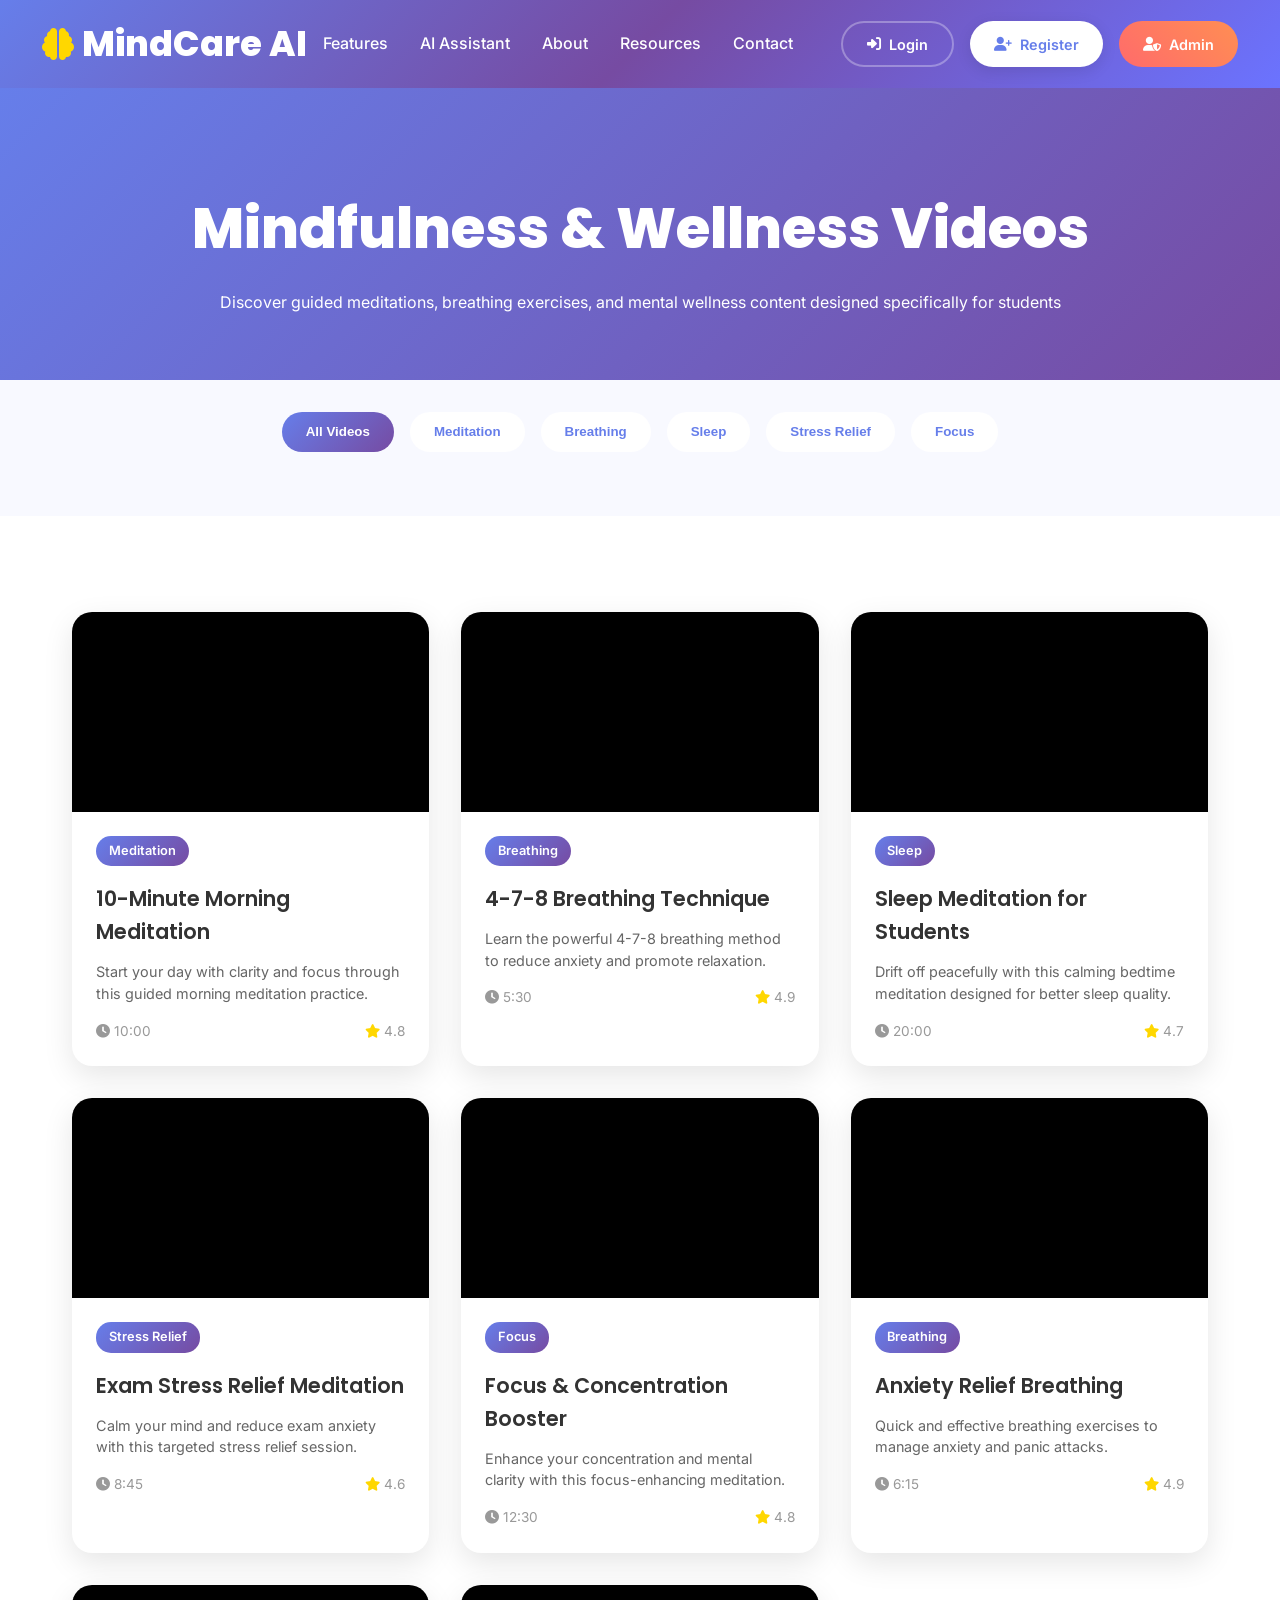
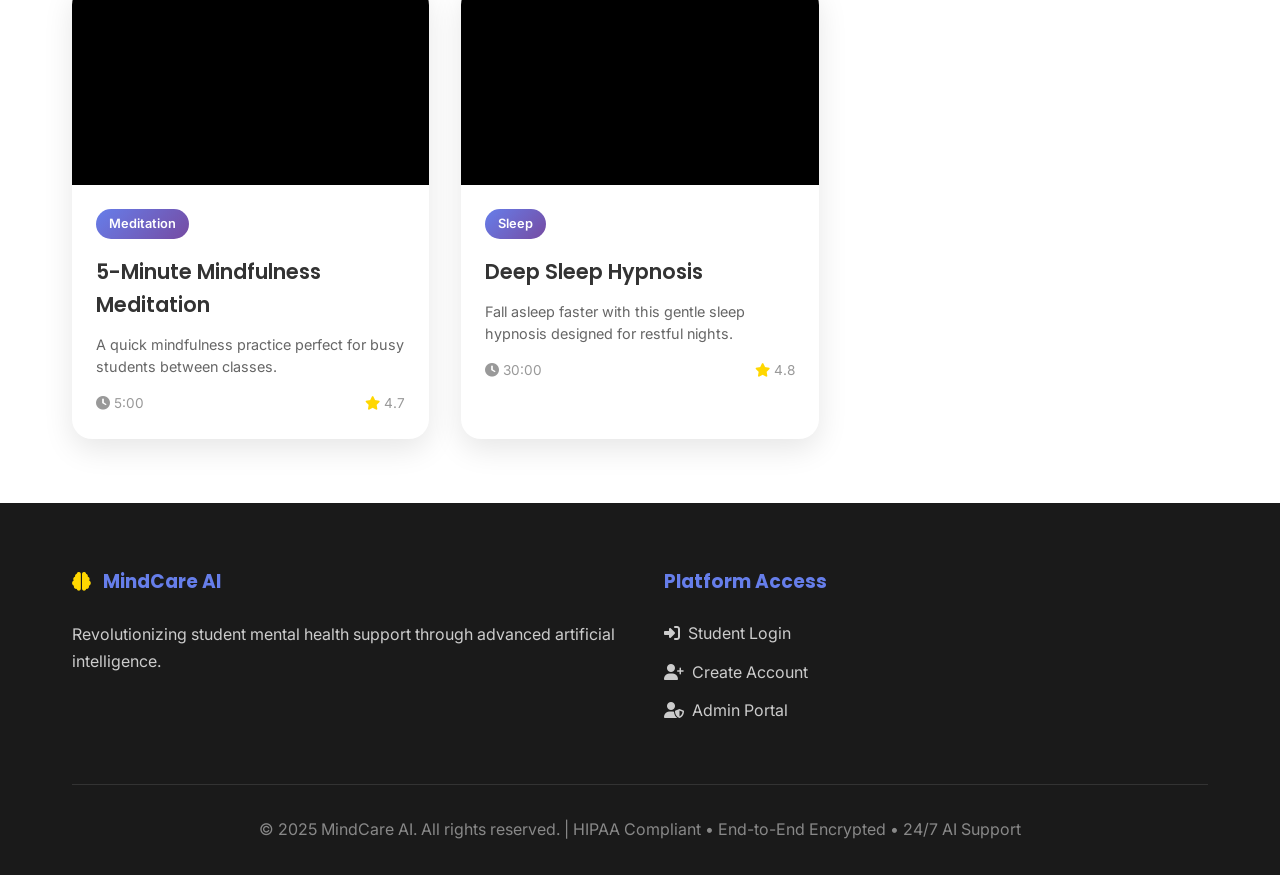
<file: mindfulness-videos.html>
<!DOCTYPE html>
<html lang="en">
<head>
    <meta charset="UTF-8">
    <meta name="viewport" content="width=device-width, initial-scale=1.0">
    <title>Mindfulness Videos - MindCare AI</title>
    <link href="https://fonts.googleapis.com/css2?family=Poppins:wght@300;400;500;600;700;800&family=Inter:wght@300;400;500;600;700&display=swap" rel="stylesheet">
    <link rel="stylesheet" href="https://cdnjs.cloudflare.com/ajax/libs/font-awesome/6.4.0/css/all.min.css">
    <link rel="icon" type="image/svg+xml" href="assest/img/mindcare_favicon.svg">
    <link rel="stylesheet" href="style.css">
    <style>
        .video-hero {
            background: linear-gradient(135deg, #667eea 0%, #764ba2 100%);
            color: white;
            padding: 6rem 0 4rem;
            text-align: center;
        }

        .video-hero h1 {
            font-family: 'Poppins', sans-serif;
            font-size: 3.5rem;
            font-weight: 800;
            margin-bottom: 1rem;
        }

        .filter-section {
            background: #f8f9ff;
            padding: 2rem 0;
        }

        .filter-tabs {
            display: flex;
            justify-content: center;
            gap: 1rem;
            flex-wrap: wrap;
            margin-bottom: 2rem;
        }

        .filter-tab {
            padding: 0.8rem 1.5rem;
            border: none;
            border-radius: 25px;
            background: white;
            color: #667eea;
            cursor: pointer;
            transition: all 0.3s ease;
            font-weight: 600;
        }

        .filter-tab.active {
            background: linear-gradient(135deg, #667eea, #764ba2);
            color: white;
        }

        .videos-grid {
            display: grid;
            grid-template-columns: repeat(auto-fit, minmax(350px, 1fr));
            gap: 2rem;
            margin-top: 2rem;
        }

        .video-card {
            background: white;
            border-radius: 20px;
            overflow: hidden;
            box-shadow: 0 10px 30px rgba(0,0,0,0.1);
            transition: all 0.3s ease;
        }

        .video-card:hover {
            transform: translateY(-5px);
        }

        .video-thumbnail {
            height: 200px;
            background: #000;
        }

        .video-thumbnail iframe {
            width: 100%;
            height: 100%;
            border: none;
        }

        .video-content {
            padding: 1.5rem;
        }

        .video-category {
            background: linear-gradient(135deg, #667eea, #764ba2);
            color: white;
            padding: 0.3rem 0.8rem;
            border-radius: 15px;
            font-size: 0.8rem;
            font-weight: 600;
            margin-bottom: 1rem;
            display: inline-block;
        }

        .video-title {
            font-family: 'Poppins', sans-serif;
            font-size: 1.3rem;
            font-weight: 600;
            margin-bottom: 0.8rem;
            color: #333;
        }

        .video-description {
            color: #666;
            font-size: 0.9rem;
            line-height: 1.5;
            margin-bottom: 1rem;
        }

        .video-meta {
            display: flex;
            justify-content: space-between;
            align-items: center;
            font-size: 0.85rem;
            color: #999;
        }

        @media (max-width: 768px) {
            .video-hero h1 {
                font-size: 2.5rem;
            }
            .videos-grid {
                grid-template-columns: 1fr;
            }
        }
    </style>
</head>
<body>
    <header style="background: linear-gradient(135deg, #667eea 0%, #764ba2 50%, #6B73FF 100%); color: white; padding: 1rem 0; position: relative;">
        <nav>
            <a href="index.html" class="logo">
                <i class="fas fa-brain"></i>
                MindCare AI
            </a>
            <div class="nav-menu" id="navMenu">
                <ul class="nav-links">
                    <li><a href="features.html">Features</a></li>
                    <li><a href="ai-assistant.html">AI Assistant</a></li>
                    <li><a href="about.html">About</a></li>
                    <li><a href="resources.html">Resources</a></li>
                    <li><a href="index.html">Contact</a></li>
                </ul>
                <div class="auth-buttons">
                    <a href="login_page.html" class="btn-auth btn-login">
                        <i class="fas fa-sign-in-alt"></i> Login
                    </a>
                    <a href="registration_page.html" class="btn-auth btn-register">
                        <i class="fas fa-user-plus"></i> Register
                    </a>
                    <a href="admin_page.html" class="btn-auth btn-admin">
                        <i class="fas fa-user-shield"></i> Admin
                    </a>
                </div>
            </div>
            <button class="mobile-toggle" onclick="toggleMobileMenu()">
                <i class="fas fa-bars"></i>
            </button>
        </nav>
    </header>

    <section class="video-hero">
        <div class="container">
            <h1>Mindfulness & Wellness Videos</h1>
            <p>Discover guided meditations, breathing exercises, and mental wellness content designed specifically for students</p>
        </div>
    </section>

    <section class="filter-section">
        <div class="container">
            <div class="filter-tabs">
                <button class="filter-tab active" data-category="all">All Videos</button>
                <button class="filter-tab" data-category="meditation">Meditation</button>
                <button class="filter-tab" data-category="breathing">Breathing</button>
                <button class="filter-tab" data-category="sleep">Sleep</button>
                <button class="filter-tab" data-category="stress">Stress Relief</button>
                <button class="filter-tab" data-category="focus">Focus</button>
            </div>
        </div>
    </section>

    <section style="padding: 4rem 0;">
        <div class="container">
            <div class="videos-grid" id="videosGrid">
                <!-- Videos will be loaded here -->
            </div>
        </div>
    </section>

    <footer>
        <div class="container">
            <div class="footer-content">
                <div class="footer-section">
                    <h3>
                        <i class="fas fa-brain" style="color: #FFD700; margin-right: 0.5rem;"></i>
                        MindCare AI
                    </h3>
                    <p style="margin-bottom: 1.5rem; line-height: 1.7; color: #ccc;">Revolutionizing student mental health support through advanced artificial intelligence.</p>
                </div>
                <div class="footer-section">
                    <h3>Platform Access</h3>
                    <a href="login_page.html"><i class="fas fa-sign-in-alt" style="margin-right: 0.5rem;"></i>Student Login</a>
                    <a href="registration_page.html"><i class="fas fa-user-plus" style="margin-right: 0.5rem;"></i>Create Account</a>
                    <a href="admin_page.html"><i class="fas fa-user-shield" style="margin-right: 0.5rem;"></i>Admin Portal</a>
                </div>
            </div>
            <div class="footer-bottom">
                <p>&copy; 2025 MindCare AI. All rights reserved. | HIPAA Compliant • End-to-End Encrypted • 24/7 AI Support</p>
            </div>
        </div>
    </footer>

    <script>
        const videos = [
            {
                id: 1,
                title: "10-Minute Morning Meditation",
                category: "meditation",
                description: "Start your day with clarity and focus through this guided morning meditation practice.",
                duration: "10:00",
                rating: 4.8,
                videoId: "ZToicYcHIOU"
            },
            {
                id: 2,
                title: "4-7-8 Breathing Technique",
                category: "breathing",
                description: "Learn the powerful 4-7-8 breathing method to reduce anxiety and promote relaxation.",
                duration: "5:30",
                rating: 4.9,
                videoId: "YRPh_GaiL8s"
            },
            {
                id: 3,
                title: "Sleep Meditation for Students",
                category: "sleep",
                description: "Drift off peacefully with this calming bedtime meditation designed for better sleep quality.",
                duration: "20:00",
                rating: 4.7,
                videoId: "1vx8iUvfyCY"
            },
            {
                id: 4,
                title: "Exam Stress Relief Meditation",
                category: "stress",
                description: "Calm your mind and reduce exam anxiety with this targeted stress relief session.",
                duration: "8:45",
                rating: 4.6,
                videoId: "O-6f5wQXSu8"
            },
            {
                id: 5,
                title: "Focus & Concentration Booster",
                category: "focus",
                description: "Enhance your concentration and mental clarity with this focus-enhancing meditation.",
                duration: "12:30",
                rating: 4.8,
                videoId: "ssss7V1_eyA"
            },
            {
                id: 6,
                title: "Anxiety Relief Breathing",
                category: "breathing",
                description: "Quick and effective breathing exercises to manage anxiety and panic attacks.",
                duration: "6:15",
                rating: 4.9,
                videoId: "tybOi4hjZFQ"
            },
            {
                id: 7,
                title: "5-Minute Mindfulness Meditation",
                category: "meditation",
                description: "A quick mindfulness practice perfect for busy students between classes.",
                duration: "5:00",
                rating: 4.7,
                videoId: "6p_yaNFSYao"
            },
            {
                id: 8,
                title: "Deep Sleep Hypnosis",
                category: "sleep",
                description: "Fall asleep faster with this gentle sleep hypnosis designed for restful nights.",
                duration: "30:00",
                rating: 4.8,
                videoId: "1ZYbU82GVz4"
            }
        ];

        let filteredVideos = [...videos];
        let currentCategory = 'all';

        document.addEventListener('DOMContentLoaded', function() {
            renderVideos();
            setupEventListeners();
        });

        function setupEventListeners() {
            document.querySelectorAll('.filter-tab').forEach(tab => {
                tab.addEventListener('click', function() {
                    document.querySelectorAll('.filter-tab').forEach(t => t.classList.remove('active'));
                    this.classList.add('active');
                    currentCategory = this.dataset.category;
                    filterVideos();
                });
            });
        }

        function filterVideos() {
            filteredVideos = videos.filter(video => {
                return currentCategory === 'all' || video.category === currentCategory;
            });
            renderVideos();
        }

        function renderVideos() {
            const grid = document.getElementById('videosGrid');
            grid.innerHTML = filteredVideos.map(video => `
                <div class="video-card">
                    <div class="video-thumbnail">
                        <iframe src="https://www.youtube.com/embed/${video.videoId}" 
                                title="${video.title}" 
                                allowfullscreen>
                        </iframe>
                    </div>
                    <div class="video-content">
                        <div class="video-category">${getCategoryName(video.category)}</div>
                        <h3 class="video-title">${video.title}</h3>
                        <p class="video-description">${video.description}</p>
                        <div class="video-meta">
                            <span><i class="fas fa-clock"></i> ${video.duration}</span>
                            <span><i class="fas fa-star" style="color: #FFD700;"></i> ${video.rating}</span>
                        </div>
                    </div>
                </div>
            `).join('');
        }

        function getCategoryName(category) {
            const names = {
                meditation: 'Meditation',
                breathing: 'Breathing',
                sleep: 'Sleep',
                stress: 'Stress Relief',
                focus: 'Focus',
                anxiety: 'Anxiety'
            };
            return names[category] || category;
        }

        function toggleMobileMenu() {
            document.getElementById('navMenu').classList.toggle('active');
        }
    </script>
</body>
</html>
</file>
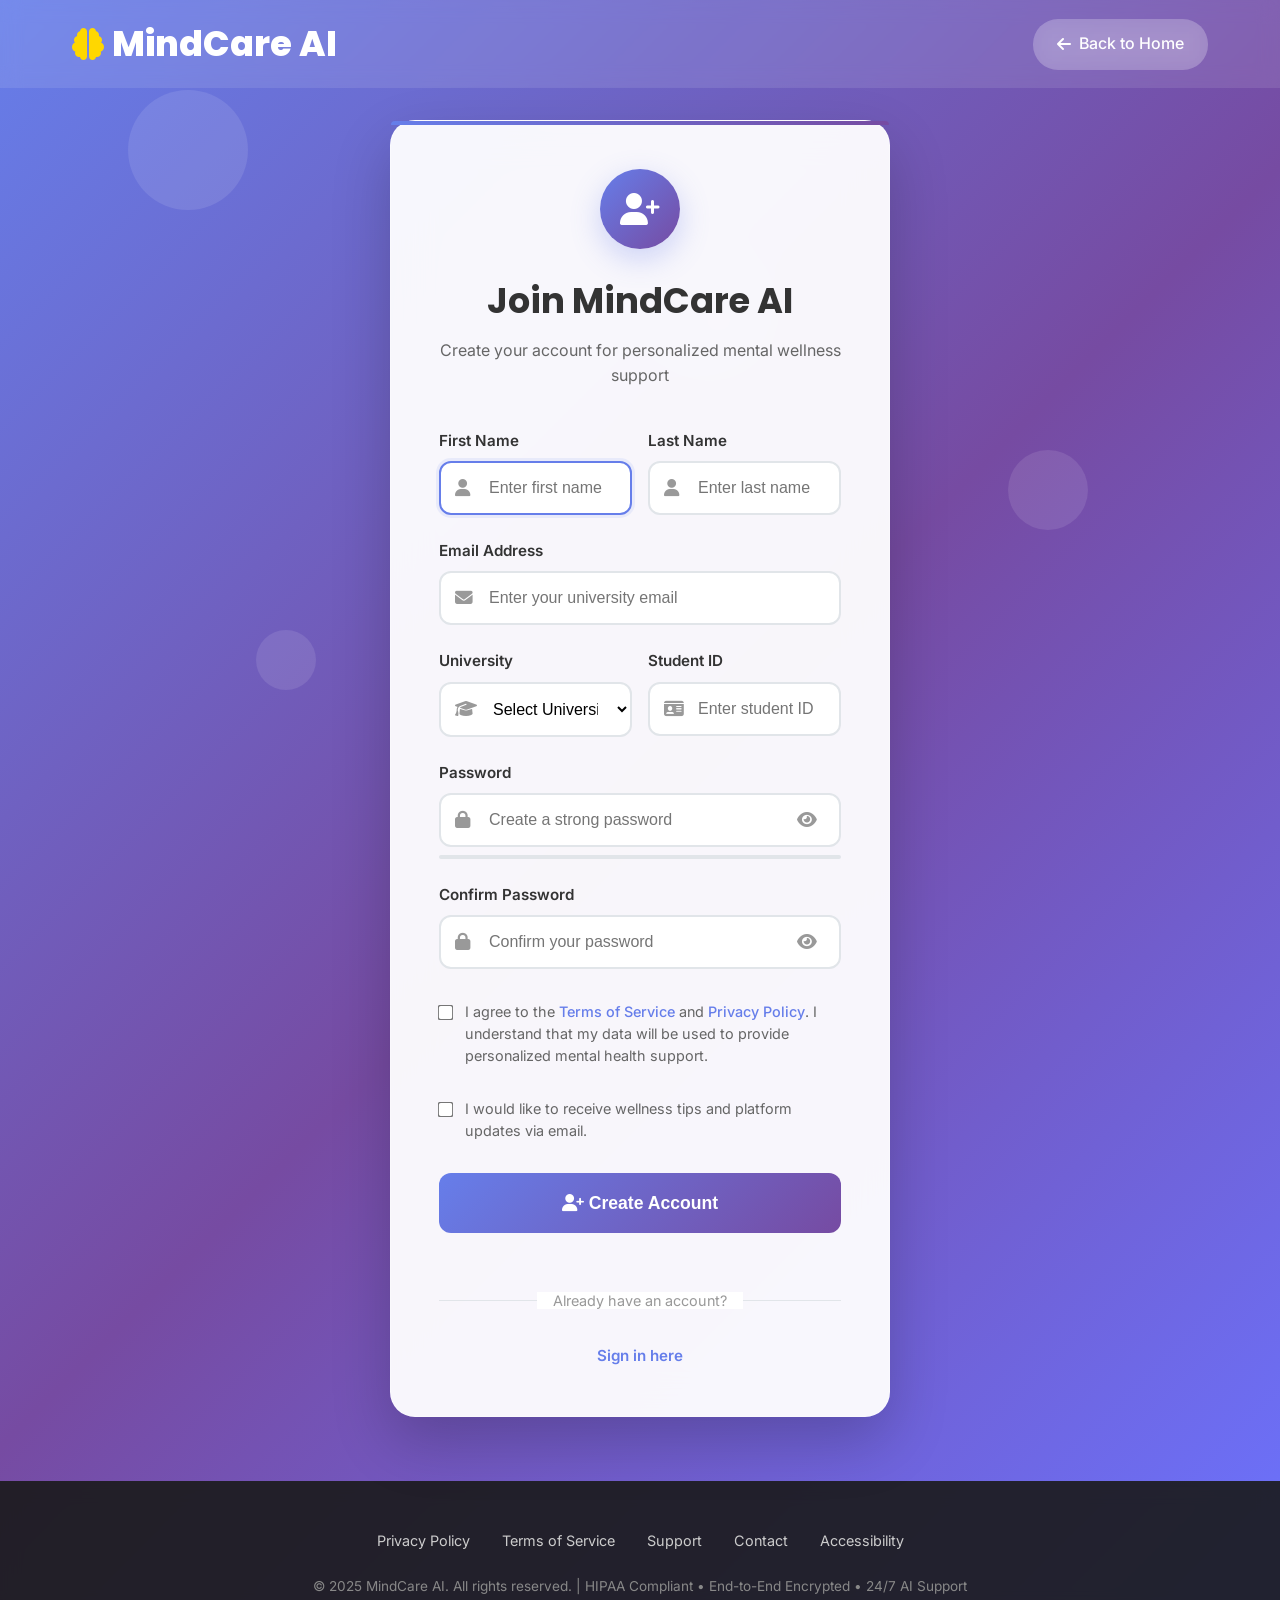
<file: registration_page.html>
<!DOCTYPE html>
<html lang="en">
<head>
    <meta charset="UTF-8">
    <meta name="viewport" content="width=device-width, initial-scale=1.0">
    <title>Create Account - MindCare AI</title>
    
    <link href="https://fonts.googleapis.com/css2?family=Poppins:wght@300;400;500;600;700;800&family=Inter:wght@300;400;500;600;700&display=swap" rel="stylesheet">
    <link rel="icon" type="image/svg+xml" href="assest/img/mindcare_favicon.svg">
    <link rel="stylesheet" href="https://cdnjs.cloudflare.com/ajax/libs/font-awesome/6.4.0/css/all.min.css">
    <style>
        * {
            margin: 0;
            padding: 0;
            box-sizing: border-box;
        }
        
        body {
            font-family: 'Inter', -apple-system, BlinkMacSystemFont, sans-serif;
            line-height: 1.6;
            color: #333;
            overflow-x: hidden;
            min-height: 100vh;
            background: linear-gradient(135deg, #667eea 0%, #764ba2 50%, #6B73FF 100%);
        }

        .floating-shapes {
            position: absolute;
            width: 100%;
            height: 100%;
            overflow: hidden;
            z-index: 1;
        }

        .shape {
            position: absolute;
            background: rgba(255, 255, 255, 0.1);
            border-radius: 50%;
            animation: float 8s ease-in-out infinite;
        }

        .shape:nth-child(1) {
            width: 120px;
            height: 120px;
            top: 10%;
            left: 10%;
            animation-delay: 0s;
        }

        .shape:nth-child(2) {
            width: 80px;
            height: 80px;
            top: 50%;
            right: 15%;
            animation-delay: 2s;
        }

        .shape:nth-child(3) {
            width: 60px;
            height: 60px;
            top: 70%;
            left: 20%;
            animation-delay: 4s;
        }

        .shape:nth-child(4) {
            width: 100px;
            height: 100px;
            top: 30%;
            right: 40%;
            animation-delay: 6s;
        }

        @keyframes float {
            0%, 100% { transform: translateY(0px) rotate(0deg); }
            50% { transform: translateY(-30px) rotate(180deg); }
        }

        /* Header */
        header {
            position: relative;
            z-index: 10;
            padding: 1rem 0;
            backdrop-filter: blur(10px);
            background: rgba(255, 255, 255, 0.1);
        }

        nav {
            max-width: 1200px;
            margin: 0 auto;
            padding: 0 2rem;
            display: flex;
            justify-content: space-between;
            align-items: center;
        }

        .logo {
            font-family: 'Poppins', sans-serif;
            font-size: 2.2rem;
            font-weight: 800;
            color: white;
            text-decoration: none;
            display: flex;
            align-items: center;
            gap: 0.5rem;
        }

        .logo i {
            font-size: 2rem;
            color: #FFD700;
        }

        .nav-back {
            color: white;
            text-decoration: none;
            font-weight: 500;
            padding: 0.8rem 1.5rem;
            border-radius: 25px;
            background: rgba(255, 255, 255, 0.2);
            backdrop-filter: blur(10px);
            transition: all 0.3s ease;
            display: flex;
            align-items: center;
            gap: 0.5rem;
        }

        .nav-back:hover {
            background: rgba(255, 255, 255, 0.3);
            transform: translateY(-2px);
        }

        /* Main Content */
        .register-container {
            position: relative;
            z-index: 10;
            min-height: calc(100vh - 200px);
            display: flex;
            align-items: center;
            justify-content: center;
            padding: 2rem;
        }

        .register-card {
            background: rgba(255, 255, 255, 0.95);
            backdrop-filter: blur(20px);
            border-radius: 25px;
            padding: 3rem;
            box-shadow: 0 25px 60px rgba(0, 0, 0, 0.2);
            border: 1px solid rgba(255, 255, 255, 0.3);
            width: 100%;
            max-width: 500px;
            position: relative;
        }

        .register-card::before {
            content: '';
            position: absolute;
            top: 0;
            left: 0;
            right: 0;
            height: 4px;
            background: linear-gradient(90deg, #667eea, #764ba2);
            border-radius: 25px 25px 0 0;
        }

        .register-header {
            text-align: center;
            margin-bottom: 2.5rem;
        }

        .register-icon {
            width: 80px;
            height: 80px;
            background: linear-gradient(135deg, #667eea, #764ba2);
            border-radius: 50%;
            display: flex;
            align-items: center;
            justify-content: center;
            margin: 0 auto 1.5rem;
            color: white;
            font-size: 2rem;
            box-shadow: 0 10px 30px rgba(102, 126, 234, 0.3);
        }

        .register-header h1 {
            font-family: 'Poppins', sans-serif;
            font-size: 2.2rem;
            font-weight: 700;
            color: #333;
            margin-bottom: 0.5rem;
        }

        .register-header p {
            color: #666;
            font-size: 1rem;
        }

        /* Form Styles */
        .form-row {
            display: grid;
            grid-template-columns: 1fr 1fr;
            gap: 1rem;
        }

        .form-group {
            margin-bottom: 1.5rem;
            position: relative;
        }

        .form-label {
            display: block;
            font-weight: 600;
            color: #333;
            margin-bottom: 0.5rem;
            font-size: 0.95rem;
        }

        .form-input, .form-select {
            width: 100%;
            padding: 1rem 1rem 1rem 3rem;
            border: 2px solid #e1e5e9;
            border-radius: 12px;
            font-size: 1rem;
            transition: all 0.3s ease;
            background: white;
        }

        .form-select {
            padding-left: 3rem;
        }

        .form-input:focus, .form-select:focus {
            outline: none;
            border-color: #667eea;
            box-shadow: 0 0 0 3px rgba(102, 126, 234, 0.1);
        }

        .input-icon {
            position: absolute;
            left: 1rem;
            top: 50%;
            transform: translateY(-50%);
            color: #999;
            font-size: 1.1rem;
        }

        .password-toggle {
            position: absolute;
            right: 1rem;
            top: 50%;
            transform: translateY(-50%);
            background: none;
            border: none;
            color: #999;
            cursor: pointer;
            font-size: 1.1rem;
            padding: 0.5rem;
        }

        .password-strength {
            margin-top: 0.5rem;
            font-size: 0.85rem;
        }

        .strength-bar {
            height: 4px;
            border-radius: 2px;
            background: #e1e5e9;
            overflow: hidden;
            margin-top: 0.3rem;
        }

        .strength-fill {
            height: 100%;
            border-radius: 2px;
            transition: all 0.3s ease;
            width: 0%;
        }

        .strength-weak .strength-fill {
            background: #ff4757;
            width: 25%;
        }

        .strength-fair .strength-fill {
            background: #ffa502;
            width: 50%;
        }

        .strength-good .strength-fill {
            background: #2ed573;
            width: 75%;
        }

        .strength-strong .strength-fill {
            background: #5352ed;
            width: 100%;
        }

        .terms-group {
            margin: 2rem 0;
        }

        .checkbox-wrapper {
            display: flex;
            align-items: flex-start;
            gap: 0.8rem;
        }

        .checkbox-wrapper input[type="checkbox"] {
            margin-top: 0.3rem;
            transform: scale(1.2);
        }

        .checkbox-wrapper label {
            font-size: 0.9rem;
            color: #666;
            line-height: 1.5;
        }

        .checkbox-wrapper label a {
            color: #667eea;
            text-decoration: none;
            font-weight: 500;
        }

        .checkbox-wrapper label a:hover {
            text-decoration: underline;
        }

        .register-btn {
            width: 100%;
            background: linear-gradient(135deg, #667eea, #764ba2);
            color: white;
            border: none;
            padding: 1.2rem;
            border-radius: 12px;
            font-size: 1.1rem;
            font-weight: 600;
            cursor: pointer;
            transition: all 0.3s ease;
            margin-bottom: 1.5rem;
        }

        .register-btn:hover {
            transform: translateY(-2px);
            box-shadow: 0 10px 25px rgba(102, 126, 234, 0.3);
        }

        .register-btn:disabled {
            opacity: 0.6;
            cursor: not-allowed;
            transform: none;
        }

        .divider {
            text-align: center;
            position: relative;
            margin: 2rem 0;
            color: #999;
            font-size: 0.9rem;
        }

        .divider::before {
            content: '';
            position: absolute;
            top: 50%;
            left: 0;
            right: 0;
            height: 1px;
            background: #e1e5e9;
            z-index: 1;
        }

        .divider span {
            background: white;
            padding: 0 1rem;
            position: relative;
            z-index: 2;
        }

        .login-link {
            text-align: center;
            color: #666;
            font-size: 0.95rem;
        }

        .login-link a {
            color: #667eea;
            text-decoration: none;
            font-weight: 600;
        }

        .login-link a:hover {
            text-decoration: underline;
        }

        /* Alert Messages */
        .alert {
            padding: 1rem;
            border-radius: 8px;
            margin-bottom: 1.5rem;
            font-size: 0.9rem;
            display: none;
        }

        .alert.show {
            display: block;
            animation: slideDown 0.3s ease;
        }

        .alert-error {
            background: #fee;
            color: #c33;
            border: 1px solid #fcc;
        }

        .alert-success {
            background: #efe;
            color: #363;
            border: 1px solid #cfc;
        }

        .alert-info {
            background: #e3f2fd;
            color: #1565c0;
            border: 1px solid #bbdefb;
        }

        @keyframes slideDown {
            from {
                opacity: 0;
                transform: translateY(-10px);
            }
            to {
                opacity: 1;
                transform: translateY(0);
            }
        }

        /* Footer */
        footer {
            background: rgba(26, 26, 26, 0.9);
            backdrop-filter: blur(10px);
            color: white;
            padding: 3rem 0 1rem;
            margin-top: 2rem;
        }

        .footer-content {
            max-width: 1200px;
            margin: 0 auto;
            padding: 0 2rem;
            text-align: center;
        }

        .footer-links {
            display: flex;
            justify-content: center;
            gap: 2rem;
            margin-bottom: 1.5rem;
            flex-wrap: wrap;
        }

        .footer-links a {
            color: #ccc;
            text-decoration: none;
            font-size: 0.9rem;
            transition: color 0.3s ease;
        }

        .footer-links a:hover {
            color: #667eea;
        }

        .footer-bottom {
            color: #888;
            font-size: 0.85rem;
        }

        /* Responsive */
        @media (max-width: 768px) {
            .register-card {
                margin: 1rem;
                padding: 2rem;
            }

            .register-header h1 {
                font-size: 1.8rem;
            }

            nav {
                padding: 0 1rem;
            }

            .logo {
                font-size: 1.8rem;
            }

            .form-row {
                grid-template-columns: 1fr;
                gap: 0;
            }

            .footer-links {
                flex-direction: column;
                gap: 1rem;
            }
        }
    </style>
</head>
<body>
    <div class="floating-shapes">
        <div class="shape"></div>
        <div class="shape"></div>
        <div class="shape"></div>
        <div class="shape"></div>
    </div>

    <header>
        <nav>
            <a href="index.html" class="logo">
                <i class="fas fa-brain"></i>
                MindCare AI
            </a>
            <a href="index.html" class="nav-back">
                <i class="fas fa-arrow-left"></i>
                Back to Home
            </a>
        </nav>
    </header>

    <main class="register-container">
        <div class="register-card">
            <div class="register-header">
                <div class="register-icon">
                    <i class="fas fa-user-plus"></i>
                </div>
                <h1>Join MindCare AI</h1>
                <p>Create your account for personalized mental wellness support</p>
            </div>

            <div id="alertContainer"></div>

            <form id="registerForm" novalidate>
                <div class="form-row">
                    <div class="form-group">
                        <label for="firstName" class="form-label">First Name</label>
                        <div style="position: relative;">
                            <i class="fas fa-user input-icon"></i>
                            <input type="text" id="firstName" name="firstName" class="form-input" placeholder="Enter first name" required autocomplete="given-name">
                        </div>
                    </div>

                    <div class="form-group">
                        <label for="lastName" class="form-label">Last Name</label>
                        <div style="position: relative;">
                            <i class="fas fa-user input-icon"></i>
                            <input type="text" id="lastName" name="lastName" class="form-input" placeholder="Enter last name" required autocomplete="family-name">
                        </div>
                    </div>
                </div>

                <div class="form-group">
                    <label for="email" class="form-label">Email Address</label>
                    <div style="position: relative;">
                        <i class="fas fa-envelope input-icon"></i>
                        <input type="email" id="email" name="email" class="form-input" placeholder="Enter your university email" required autocomplete="email">
                    </div>
                </div>

                <div class="form-row">
                    <div class="form-group">
                        <label for="university" class="form-label">University</label>
                        <div style="position: relative;">
                            <i class="fas fa-graduation-cap input-icon"></i>
                            <select id="university" name="university" class="form-select" required>
                                <option value="">Select University</option>
                                <option value="mit">MIT</option>
                                <option value="stanford">Stanford University</option>
                                <option value="harvard">Harvard University</option>
                                <option value="berkeley">UC Berkeley</option>
                                <option value="caltech">Caltech</option>
                                <option value="other">Other</option>
                            </select>
                        </div>
                    </div>

                    <div class="form-group">
                        <label for="studentId" class="form-label">Student ID</label>
                        <div style="position: relative;">
                            <i class="fas fa-id-card input-icon"></i>
                            <input type="text" id="studentId" name="studentId" class="form-input" placeholder="Enter student ID" required>
                        </div>
                    </div>
                </div>

                <div class="form-group">
                    <label for="password" class="form-label">Password</label>
                    <div style="position: relative;">
                        <i class="fas fa-lock input-icon"></i>
                        <input type="password" id="password" name="password" class="form-input" placeholder="Create a strong password" required autocomplete="new-password">
                        <button type="button" class="password-toggle" onclick="togglePassword('password')">
                            <i class="fas fa-eye" id="passwordToggleIcon"></i>
                        </button>
                    </div>
                    <div class="password-strength" id="passwordStrength">
                        <div class="strength-bar">
                            <div class="strength-fill"></div>
                        </div>
                        <div class="strength-text"></div>
                    </div>
                </div>

                <div class="form-group">
                    <label for="confirmPassword" class="form-label">Confirm Password</label>
                    <div style="position: relative;">
                        <i class="fas fa-lock input-icon"></i>
                        <input type="password" id="confirmPassword" name="confirmPassword" class="form-input" placeholder="Confirm your password" required autocomplete="new-password">
                        <button type="button" class="password-toggle" onclick="togglePassword('confirmPassword')">
                            <i class="fas fa-eye" id="confirmPasswordToggleIcon"></i>
                        </button>
                    </div>
                </div>

                <div class="terms-group">
                    <div class="checkbox-wrapper">
                        <input type="checkbox" id="terms" name="terms" required>
                        <label for="terms">
                            I agree to the <a href="#terms">Terms of Service</a> and <a href="#privacy">Privacy Policy</a>. I understand that my data will be used to provide personalized mental health support.
                        </label>
                    </div>
                </div>

                <div class="terms-group">
                    <div class="checkbox-wrapper">
                        <input type="checkbox" id="newsletter" name="newsletter">
                        <label for="newsletter">
                            I would like to receive wellness tips and platform updates via email.
                        </label>
                    </div>
                </div>

                <button type="submit" class="register-btn" id="registerBtn">
                    <i class="fas fa-user-plus"></i>
                    Create Account
                </button>
            </form>

            <div class="divider">
                <span>Already have an account?</span>
            </div>

            <div class="login-link">
                <a href="login_page.html">Sign in here</a>
            </div>
        </div>
    </main>

    <footer>
        <div class="footer-content">
            <div class="footer-links">
                <a href="#privacy">Privacy Policy</a>
                <a href="#terms">Terms of Service</a>
                <a href="#support">Support</a>
                <a href="#contact">Contact</a>
                <a href="#accessibility">Accessibility</a>
            </div>
            <div class="footer-bottom">
                <p>&copy; 2025 MindCare AI. All rights reserved. | HIPAA Compliant • End-to-End Encrypted • 24/7 AI Support</p>
            </div>
        </div>
    </footer>
    <script>
document.getElementById("registerForm").addEventListener("submit", function(e) {
    e.preventDefault();

    // Simulate successful registration (you can replace with backend API call)
    alert("Registration successful! Redirecting to login page...");

    // Redirect to login page
    window.location.href = "login_page.html";
});
</script>

<script>
        // Password visibility toggle
        function togglePassword(inputId) {
            const passwordInput = document.getElementById(inputId);
            const toggleIcon = document.getElementById(inputId + 'ToggleIcon');
            
            if (passwordInput.type === 'password') {
                passwordInput.type = 'text';
                toggleIcon.className = 'fas fa-eye-slash';
            } else {
                passwordInput.type = 'password';
                toggleIcon.className = 'fas fa-eye';
            }
        }

        // Show alert message
        function showAlert(message, type = 'error') {
            const alertContainer = document.getElementById('alertContainer');
            const alertDiv = document.createElement('div');
            alertDiv.className = `alert alert-${type}`;
            alertDiv.innerHTML = `
                <i class="fas fa-${type === 'error' ? 'exclamation-circle' : type === 'success' ? 'check-circle' : 'info-circle'}"></i>
                ${message}
            `;
            
            alertContainer.innerHTML = '';
            alertContainer.appendChild(alertDiv);
            alertDiv.classList.add('show');
            
            // Auto-hide after 7 seconds for registration messages
            setTimeout(() => {
                alertDiv.classList.remove('show');
                setTimeout(() => alertDiv.remove(), 300);
            }, 7000);
        }

        // Password strength checker
        function checkPasswordStrength(password) {
            const strengthContainer = document.getElementById('passwordStrength');
            const strengthBar = strengthContainer.querySelector('.strength-bar');
            const strengthText = strengthContainer.querySelector('.strength-text');
            
            let score = 0;
            let feedback = [];

            if (password.length >= 8) score++;
            else feedback.push('at least 8 characters');

            if (/[a-z]/.test(password)) score++;
            else feedback.push('lowercase letter');

            if (/[A-Z]/.test(password)) score++;
            else feedback.push('uppercase letter');

            if (/\d/.test(password)) score++;
            else feedback.push('number');

            if (/[!@#$%^&*(),.?":{}|<>]/.test(password)) score++;
            else feedback.push('special character');

            // Remove all strength classes
            strengthBar.className = 'strength-bar';
            
            if (password.length === 0) {
                strengthText.textContent = '';
                return;
            }

            switch (score) {
                case 0:
                case 1:
                    strengthBar.classList.add('strength-weak');
                    strengthText.textContent = 'Weak - needs: ' + feedback.slice(0, 2).join(', ');
                    break;
                case 2:
                case 3:
                    strengthBar.classList.add('strength-fair');
                    strengthText.textContent = 'Fair - add: ' + feedback.slice(0, 1).join(', ');
                    break;
                case 4:
                    strengthBar.classList.add('strength-good');
                    strengthText.textContent = 'Good - almost there!';
                    break;
                case 5:
                    strengthBar.classList.add('strength-strong');
                    strengthText.textContent = 'Strong password!';
                    break;
            }

            return score;
        }

        // Real-time password strength checking
        document.getElementById('password').addEventListener('input', function() {
            checkPasswordStrength(this.value);
        });

        // Email validation
        function isValidEmail(email) {
            const emailRegex = /^[^\s@]+@[^\s@]+\.[^\s@]+$/;
            return emailRegex.test(email);
        }

        // University email validation
        function isUniversityEmail(email) {
            const universityDomains = ['.edu', '.ac.', 'university', 'college'];
            return universityDomains.some(domain => email.toLowerCase().includes(domain));
        }

        // Name validation
        function isValidName(name) {
            return /^[a-zA-Z\s'-]{2,50}$/.test(name.trim());
        }

        // Student ID validation
        function isValidStudentId(id) {
            return /^[a-zA-Z0-9]{4,20}$/.test(id.trim());
        }

        // Sanitize input to prevent XSS
        function sanitizeInput(input) {
            const div = document.createElement('div');
            div.textContent = input;
            return div.innerHTML;
        }

        // Form submission
        document.getElementById('registerForm').addEventListener('submit', async function(e) {
            e.preventDefault();
            
            const registerBtn = document.getElementById('registerBtn');
            
            // Get form data
            const firstName = sanitizeInput(document.getElementById('firstName').value.trim());
            const lastName = sanitizeInput(document.getElementById('lastName').value.trim());
            const email = sanitizeInput(document.getElementById('email').value.trim());
            const university = document.getElementById('university').value;
            const studentId = sanitizeInput(document.getElementById('studentId').value.trim());
            const password = document.getElementById('password').value;
            const confirmPassword = document.getElementById('confirmPassword').value;
            const termsAccepted = document.getElementById('terms').checked;
            const newsletter = document.getElementById('newsletter').checked;

            // Client-side validation
            if (!firstName || !isValidName(firstName)) {
                showAlert('Please enter a valid first name (2-50 characters, letters only).');
                document.getElementById('firstName').focus();
                return;
            }

            if (!lastName || !isValidName(lastName)) {
                showAlert('Please enter a valid last name (2-50 characters, letters only).');
                document.getElementById('lastName').focus();
                return;
            }

            if (!email || !isValidEmail(email)) {
                showAlert('Please enter a valid email address.');
                document.getElementById('email').focus();
                return;
            }

            if (!isUniversityEmail(email)) {
                showAlert('Please use your university email address (.edu domain preferred).', 'info');
            }

            if (!university) {
                showAlert('Please select your university.');
                document.getElementById('university').focus();
                return;
            }

            if (!studentId || !isValidStudentId(studentId)) {
                showAlert('Please enter a valid student ID (4-20 alphanumeric characters).');
                document.getElementById('studentId').focus();
                return;
            }

            const passwordStrength = checkPasswordStrength(password);
            if (passwordStrength < 4) {
                showAlert('Please create a stronger password. Use at least 8 characters with uppercase, lowercase, numbers, and special characters.');
                document.getElementById('password').focus();
                return;
            }

            if (password !== confirmPassword) {
                showAlert('Passwords do not match. Please check and try again.');
                document.getElementById('confirmPassword').focus();
                return;
            }

            if (!termsAccepted) {
                showAlert('Please accept the Terms of Service and Privacy Policy to continue.');
                document.getElementById('terms').focus();
                return;
            }

            // Disable button and show loading state
            registerBtn.disabled = true;
            registerBtn.innerHTML = '<i class="fas fa-spinner fa-spin"></i> Creating Account...';

            try {
                // Simulate API call (replace with actual registration endpoint)
                await new Promise(resolve => setTimeout(resolve, 3000));

                // Simulate successful registration
                showAlert('Account created successfully! Please check your email to verify your account.', 'success');
                
                // Clear form
                document.getElementById('registerForm').reset();
                document.getElementById('passwordStrength').querySelector('.strength-text').textContent = '';
                document.getElementById('passwordStrength').querySelector('.strength-bar').className = 'strength-bar';
                
                // Redirect after success
                setTimeout(() => {
                    showAlert('Redirecting to login page...', 'info');
                    setTimeout(() => {
                        window.location.href = 'login.html';
                    }, 2000);
                }, 2000);

            } catch (error) {
                showAlert('An error occurred during registration. Please try again.');
                console.error('Registration error:', error);
            } finally {
                // Re-enable button
                registerBtn.disabled = false;
                registerBtn.innerHTML = '<i class="fas fa-user-plus"></i> Create Account';
            }
        });

        // Real-time validation feedback
        document.getElementById('email').addEventListener('blur', function() {
            const email = this.value.trim();
            if (email && !isUniversityEmail(email)) {
                showAlert('Consider using your university email for better verification.', 'info');
            }
        });

        document.getElementById('confirmPassword').addEventListener('input', function() {
            const password = document.getElementById('password').value;
            const confirmPassword = this.value;
            
            if (confirmPassword && password !== confirmPassword) {
                this.style.borderColor = '#ff4757';
            } else if (confirmPassword) {
                this.style.borderColor = '#2ed573';
            } else {
                this.style.borderColor = '#e1e5e9';
            }
        });

        // Security: Clear sensitive data on page unload
        window.addEventListener('beforeunload', function() {
            document.getElementById('password').value = '';
            document.getElementById('confirmPassword').value = '';
        });

        // Auto-focus first name field on page load
        window.addEventListener('load', function() {
            document.getElementById('firstName').focus();
        });

        // Prevent multiple rapid submissions
        let isSubmitting = false;
        document.getElementById('registerForm').addEventListener('submit', function(e) {
            if (isSubmitting) {
                e.preventDefault();
                return;
            }
            isSubmitting = true;
            setTimeout(() => { isSubmitting = false; }, 5000);
        });
    </script>
</body>
</html>
</file>
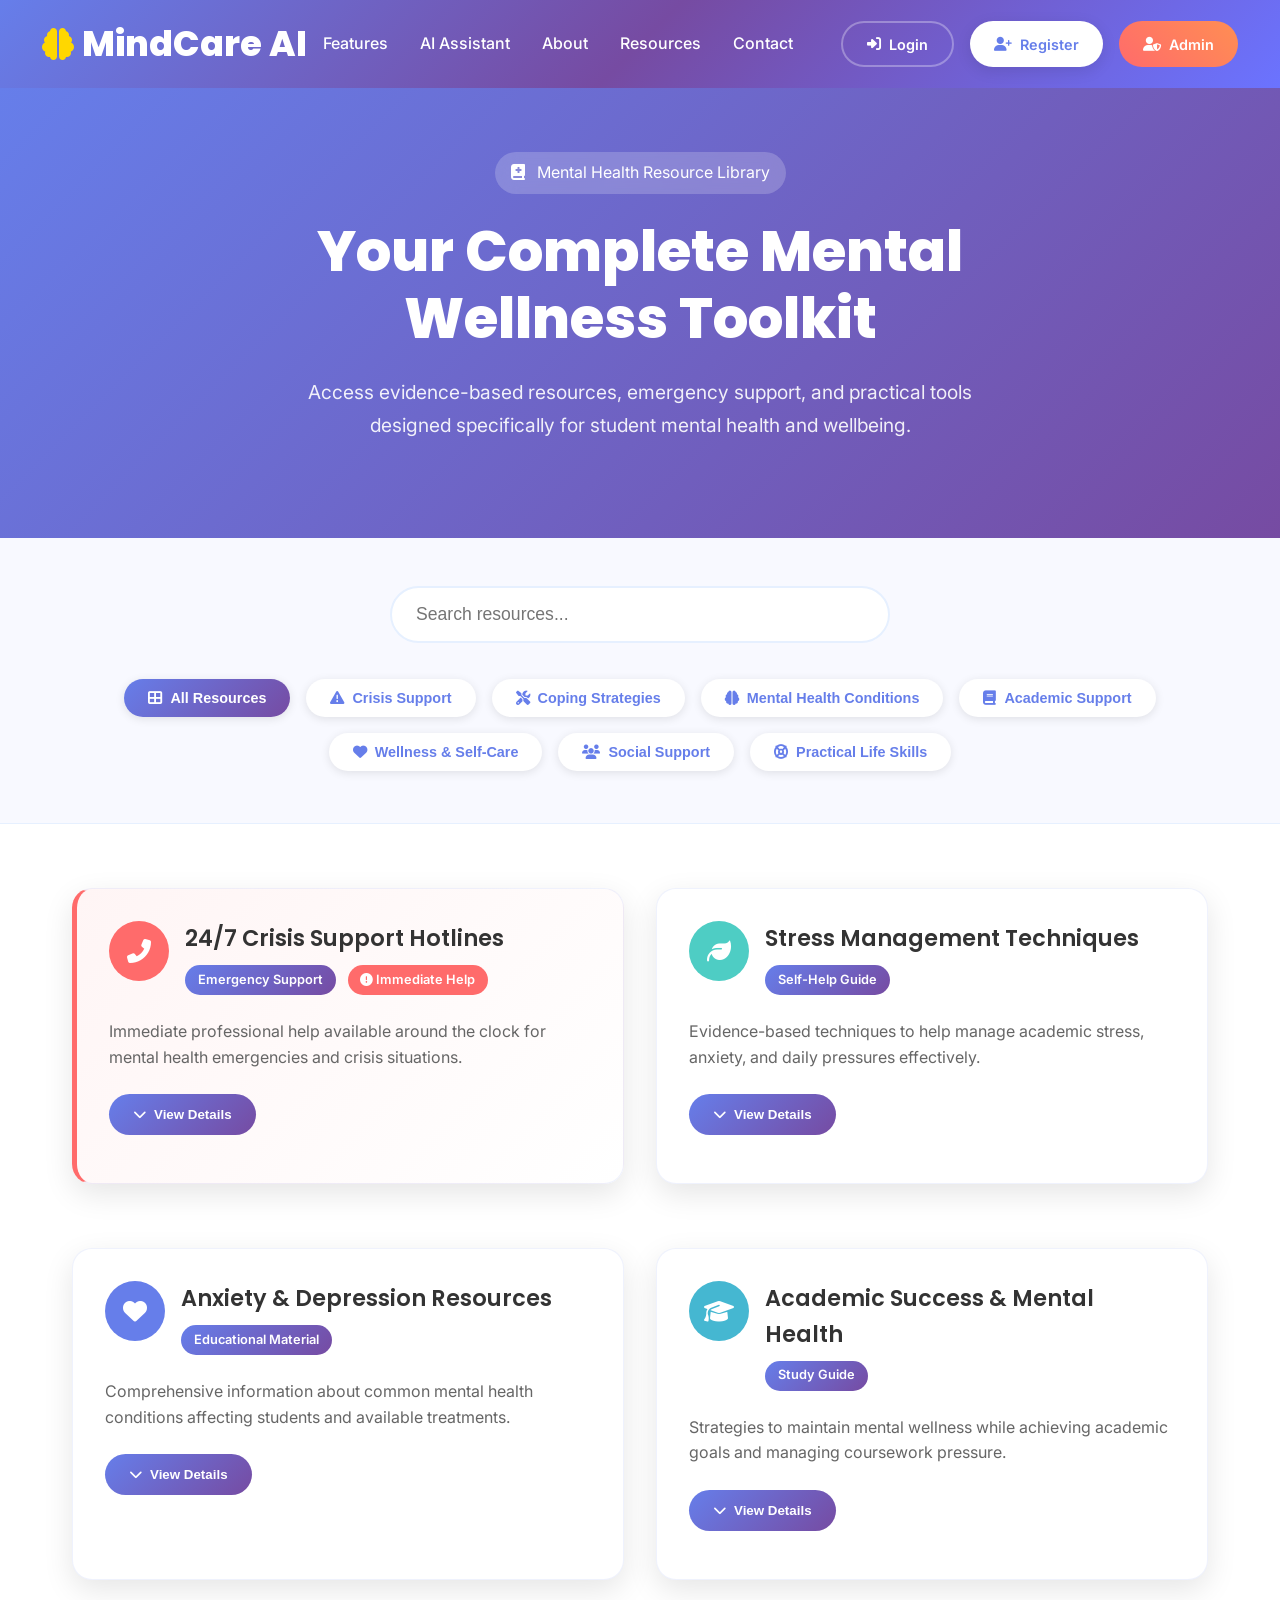
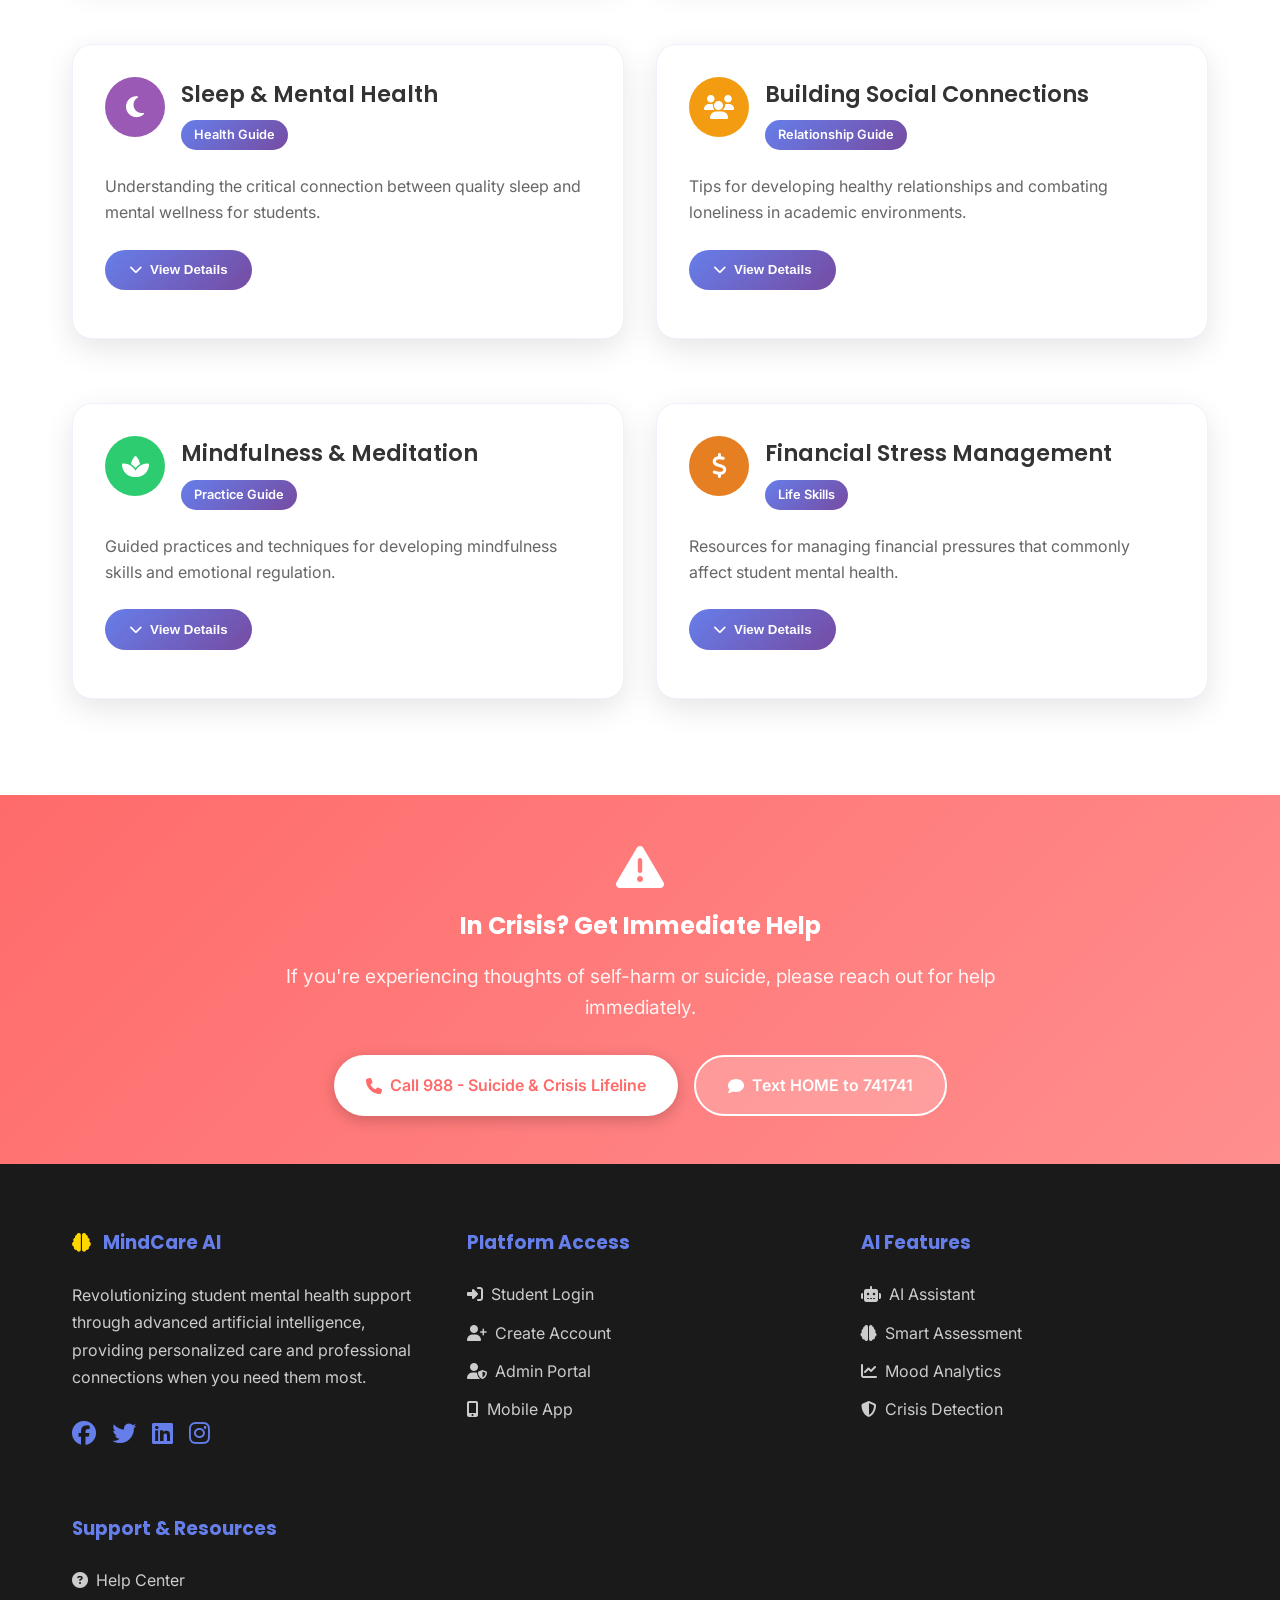
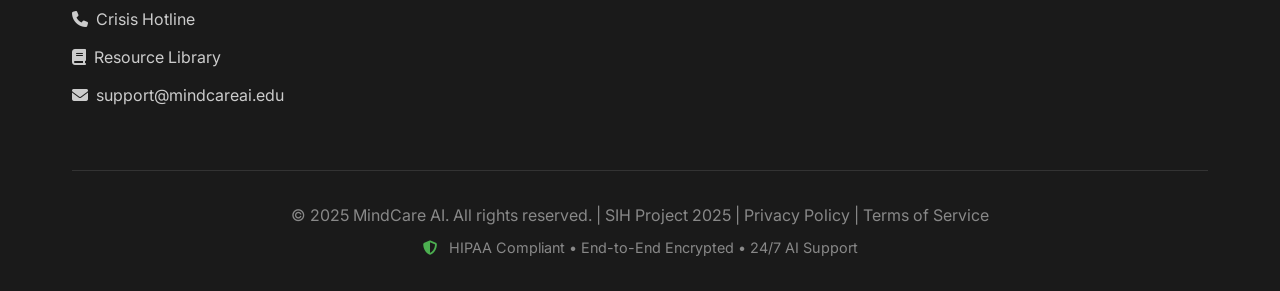
<file: resources.html>
<!DOCTYPE html>
<html lang="en">
<head>
    <meta charset="UTF-8">
    <meta name="viewport" content="width=device-width, initial-scale=1.0">
    <title>Resources - MindCare AI</title>
    <link href="https://fonts.googleapis.com/css2?family=Poppins:wght@300;400;500;600;700;800&family=Inter:wght@300;400;500;600;700&display=swap" rel="stylesheet">
    <link rel="stylesheet" href="https://cdnjs.cloudflare.com/ajax/libs/font-awesome/6.4.0/css/all.min.css">
    <link rel="icon" type="image/svg+xml" href="assest/img/mindcare_favicon.svg">
    <link rel="stylesheet" href="style.css">
    <style>
        * {
            margin: 0;
            padding: 0;
            box-sizing: border-box;
        }

        body {
            font-family: 'Inter', sans-serif;
            line-height: 1.6;
            color: #333;
        }

        .resource-card {
            background: white;
            border-radius: 20px;
            padding: 2rem;
            box-shadow: 0 10px 30px rgba(0,0,0,0.1);
            transition: all 0.3s ease;
            border: 1px solid rgba(102, 126, 234, 0.1);
            position: relative;
            overflow: hidden;
            margin-bottom: 2rem;
        }

        .resource-card.urgent {
            border-left: 5px solid #FF6B6B;
            background: linear-gradient(135deg, #fff5f5 0%, #ffffff 100%);
        }

        .resource-card:hover {
            transform: translateY(-5px);
            box-shadow: 0 20px 40px rgba(102, 126, 234, 0.15);
        }

        .resource-header {
            display: flex;
            align-items: flex-start;
            gap: 1rem;
            margin-bottom: 1.5rem;
        }

        .resource-icon {
            width: 60px;
            height: 60px;
            border-radius: 50%;
            display: flex;
            align-items: center;
            justify-content: center;
            color: white;
            font-size: 1.5rem;
            flex-shrink: 0;
        }

        .resource-meta h3 {
            font-family: 'Poppins', sans-serif;
            font-size: 1.4rem;
            font-weight: 600;
            margin-bottom: 0.5rem;
            color: #333;
        }

        .resource-type {
            background: linear-gradient(135deg, #667eea, #764ba2);
            color: white;
            padding: 0.3rem 0.8rem;
            border-radius: 15px;
            font-size: 0.8rem;
            font-weight: 600;
            display: inline-block;
        }

        .urgent-badge {
            background: #FF6B6B;
            color: white;
            padding: 0.3rem 0.8rem;
            border-radius: 15px;
            font-size: 0.8rem;
            font-weight: 600;
            display: inline-block;
            margin-left: 0.5rem;
            animation: pulse 2s infinite;
        }

        .resource-description {
            color: #666;
            line-height: 1.6;
            margin-bottom: 1.5rem;
        }

        .expand-btn {
            background: linear-gradient(135deg, #667eea, #764ba2);
            color: white;
            border: none;
            padding: 0.8rem 1.5rem;
            border-radius: 25px;
            cursor: pointer;
            font-weight: 600;
            transition: all 0.3s ease;
            display: flex;
            align-items: center;
            gap: 0.5rem;
            margin-bottom: 1rem;
        }

        .expand-btn:hover {
            transform: translateY(-2px);
            box-shadow: 0 5px 15px rgba(102, 126, 234, 0.3);
        }

        .resource-content {
            border-top: 2px solid #f0f4ff;
            padding-top: 1.5rem;
            display: none;
        }

        .resource-content.expanded {
            display: block;
            animation: slideDown 0.3s ease-out;
        }

        .resource-content ul {
            list-style: none;
            margin: 0;
            padding: 0;
        }

        .resource-content li {
            display: flex;
            align-items: flex-start;
            gap: 0.8rem;
            margin-bottom: 1rem;
            padding: 0.5rem;
            border-radius: 8px;
            transition: background 0.2s ease;
        }

        .resource-content li:hover {
            background: #f8f9ff;
        }

        .resource-content li i {
            color: #4CAF50;
            margin-top: 0.2rem;
            flex-shrink: 0;
        }

        .crisis-note {
            background: linear-gradient(135deg, #FFE5E5, #FFF0F0);
            border: 2px solid #FF6B6B;
            border-radius: 10px;
            padding: 1rem;
            margin-top: 1.5rem;
            color: #D32F2F;
        }

        .crisis-note i {
            margin-right: 0.5rem;
        }

        .search-filter-section {
            background: #f8f9ff;
            padding: 3rem 0;
            border-bottom: 1px solid #e6f0ff;
        }

        .search-input {
            width: 100%;
            max-width: 500px;
            padding: 1rem 1.5rem;
            border-radius: 50px;
            border: 2px solid #e6f0ff;
            font-size: 1.1rem;
            outline: none;
            transition: border-color 0.3s ease;
        }

        .search-input:focus {
            border-color: #667eea;
        }

        .category-btn {
            padding: 0.7rem 1.5rem;
            border: none;
            border-radius: 25px;
            background: white;
            color: #667eea;
            cursor: pointer;
            transition: all 0.3s ease;
            font-weight: 600;
            font-size: 0.9rem;
            box-shadow: 0 2px 10px rgba(0,0,0,0.1);
            margin: 0.25rem;
        }

        .category-btn.active {
            background: linear-gradient(135deg, #667eea, #764ba2);
            color: white;
        }

        .category-btn:hover:not(.active) {
            background: #f0f4ff;
        }

        .resources-grid {
            display: grid;
            grid-template-columns: repeat(auto-fit, minmax(400px, 1fr));
            gap: 2rem;
        }

        @keyframes slideDown {
            from {
                opacity: 0;
                transform: translateY(-10px);
            }
            to {
                opacity: 1;
                transform: translateY(0);
            }
        }

        @keyframes pulse {
            0% { transform: scale(1); }
            50% { transform: scale(1.05); }
            100% { transform: scale(1); }
        }

        @media (max-width: 768px) {
            .resource-card {
                padding: 1.5rem;
            }
            
            .resource-header {
                flex-direction: column;
                text-align: center;
                gap: 1rem;
            }
            
            .resource-meta h3 {
                font-size: 1.2rem;
            }

            .resources-grid {
                grid-template-columns: 1fr;
            }
        }
    </style>
</head>
<body>
    <!-- Header -->
        <header style="background: linear-gradient(135deg, #667eea 0%, #764ba2 50%, #6B73FF 100%); color: white; padding: 1rem 0; position: relative;">
            <nav>
                <a href="index.html" class="logo">
                    <i class="fas fa-brain"></i>
                    MindCare AI
                </a>
                <div class="nav-menu" id="navMenu">
                    <ul class="nav-links">
                        <li><a href="features.html">Features</a></li>
                        <li><a href="ai-assistant.html">AI Assistant</a></li>
                        <li><a href="about.html">About</a></li>
                        <li><a href="resources.html">Resources</a></li>
                        <li><a href="my-app/src/App.js">Contact</a></li>
                    </ul>
                    <div class="auth-buttons">
                        <a href="login_page.html" class="btn-auth btn-login" onclick="openLogin()">
                            <i class="fas fa-sign-in-alt"></i>
                            Login
                        </a>
                        <a href="registration_page.html" class="btn-auth btn-register" onclick="openRegister()">
                            <i class="fas fa-user-plus"></i>
                            Register
                        </a>
                        <a href="admin_login.html" class="btn-auth btn-admin">
                            <i class="fas fa-user-shield"></i>
                            Admin
                        </a>
                    </div>
                </div>
                <button class="mobile-toggle" onclick="toggleMobileMenu()">
                    <i class="fas fa-bars"></i>
                </button>
            </nav>
        </header>

    <!-- Hero Section -->
    <section style="background: linear-gradient(135deg, #667eea 0%, #764ba2 100%); color: white; padding: 4rem 0; text-align: center;">
        <div style="max-width: 800px; margin: 0 auto; padding: 0 2rem;">
            <div style="background: rgba(255, 255, 255, 0.2); padding: 0.5rem 1rem; border-radius: 25px; display: inline-block; margin-bottom: 1.5rem; backdrop-filter: blur(10px);">
                <i class="fas fa-book-medical" style="margin-right: 0.5rem;"></i>
                Mental Health Resource Library
            </div>
            
            <h1 style="font-family: 'Poppins', sans-serif; font-size: 3.5rem; font-weight: 800; margin-bottom: 1.5rem; line-height: 1.2;">
                Your Complete Mental Wellness Toolkit
            </h1>
            
            <p style="font-size: 1.2rem; opacity: 0.9; line-height: 1.7; margin-bottom: 2rem;">
                Access evidence-based resources, emergency support, and practical tools designed specifically for student mental health and wellbeing.
            </p>
        </div>
    </section>

    <!-- Search and Filter Section -->
    <section class="search-filter-section">
        <div style="max-width: 1200px; margin: 0 auto; padding: 0 2rem;">
            <div style="margin-bottom: 2rem; text-align: center;">
                <input type="text" id="searchInput" class="search-input" placeholder="Search resources...">
            </div>
            
            <div id="categoryButtons" style="display: flex; flex-wrap: wrap; gap: 0.5rem; justify-content: center;">
                <button class="category-btn active" data-category="all">
                    <i class="fas fa-th-large" style="margin-right: 0.5rem;"></i>All Resources
                </button>
                <button class="category-btn" data-category="crisis">
                    <i class="fas fa-exclamation-triangle" style="margin-right: 0.5rem;"></i>Crisis Support
                </button>
                <button class="category-btn" data-category="coping">
                    <i class="fas fa-tools" style="margin-right: 0.5rem;"></i>Coping Strategies
                </button>
                <button class="category-btn" data-category="conditions">
                    <i class="fas fa-brain" style="margin-right: 0.5rem;"></i>Mental Health Conditions
                </button>
                <button class="category-btn" data-category="academic">
                    <i class="fas fa-book" style="margin-right: 0.5rem;"></i>Academic Support
                </button>
                <button class="category-btn" data-category="wellness">
                    <i class="fas fa-heart" style="margin-right: 0.5rem;"></i>Wellness & Self-Care
                </button>
                <button class="category-btn" data-category="social">
                    <i class="fas fa-users" style="margin-right: 0.5rem;"></i>Social Support
                </button>
                <button class="category-btn" data-category="practical">
                    <i class="fas fa-life-ring" style="margin-right: 0.5rem;"></i>Practical Life Skills
                </button>
            </div>
        </div>
    </section>

    <!-- Resources Grid -->
    <section style="padding: 4rem 0; background: #ffffff;">
        <div style="max-width: 1200px; margin: 0 auto; padding: 0 2rem;">
            <div id="resourcesContainer" class="resources-grid">
                <!-- Resources will be dynamically loaded here -->
            </div>
            <div id="noResults" style="text-align: center; padding: 4rem 0; color: #666; display: none;">
                <i class="fas fa-search" style="font-size: 3rem; margin-bottom: 1rem; opacity: 0.3;"></i>
                <h3>No resources found</h3>
                <p>Try adjusting your search terms or category filter.</p>
            </div>
        </div>
    </section>

    <!-- Emergency Notice -->
    <section style="background: linear-gradient(135deg, #FF6B6B, #FF8E8E); color: white; padding: 3rem 0; text-align: center;">
        <div style="max-width: 800px; margin: 0 auto; padding: 0 2rem;">
            <i class="fas fa-exclamation-triangle" style="font-size: 3rem; margin-bottom: 1rem;"></i>
            <h2 style="font-family: 'Poppins', sans-serif; margin-bottom: 1rem;">
                In Crisis? Get Immediate Help
            </h2>
            <p style="font-size: 1.2rem; margin-bottom: 2rem; opacity: 0.9;">
                If you're experiencing thoughts of self-harm or suicide, please reach out for help immediately.
            </p>
            <div style="display: flex; flex-wrap: wrap; gap: 1rem; justify-content: center;">
                <a href="tel:988" style="background: white; color: #FF6B6B; padding: 1rem 2rem; border-radius: 50px; text-decoration: none; font-weight: 600; display: flex; align-items: center; gap: 0.5rem; box-shadow: 0 4px 15px rgba(0,0,0,0.2);">
                    <i class="fas fa-phone"></i>
                    Call 988 - Suicide & Crisis Lifeline
                </a>
                <a href="sms:741741&body=HOME" style="background: rgba(255,255,255,0.2); color: white; padding: 1rem 2rem; border-radius: 50px; text-decoration: none; font-weight: 600; display: flex; align-items: center; gap: 0.5rem; border: 2px solid white;">
                    <i class="fas fa-comment"></i>
                    Text HOME to 741741
                </a>
            </div>
        </div>
    </section>

    <!-- Footer -->
    <footer>
        <div class="container">
            <div class="footer-content">
                <div class="footer-section">
                    <h3>
                        <i class="fas fa-brain" style="color: #FFD700; margin-right: 0.5rem;"></i>
                        MindCare AI
                    </h3>
                    <p style="margin-bottom: 1.5rem; line-height: 1.7; color: #ccc;">Revolutionizing student mental health support through advanced artificial intelligence, providing personalized care and professional connections when you need them most.</p>
                    <div style="display: flex; gap: 1rem;">
                        <a href="#" style="color: #667eea; font-size: 1.5rem;"><i class="fab fa-facebook"></i></a>
                        <a href="#" style="color: #667eea; font-size: 1.5rem;"><i class="fab fa-twitter"></i></a>
                        <a href="#" style="color: #667eea; font-size: 1.5rem;"><i class="fab fa-linkedin"></i></a>
                        <a href="#" style="color: #667eea; font-size: 1.5rem;"><i class="fab fa-instagram"></i></a>
                    </div>
                </div>
                <div class="footer-section">
                    <h3>Platform Access</h3>
                    <a href="login_page.html" onclick="openLogin()"><i class="fas fa-sign-in-alt" style="margin-right: 0.5rem;"></i>Student Login</a>
                    <a href="registration_page.html" onclick="openRegister()"><i class="fas fa-user-plus" style="margin-right: 0.5rem;"></i>Create Account</a>
                    <a href="admin_page.html" onclick="openAdmin()"><i class="fas fa-user-shield" style="margin-right: 0.5rem;"></i>Admin Portal</a>
                    <a href="index.html"><i class="fas fa-mobile-alt" style="margin-right: 0.5rem;"></i>Mobile App</a>
                </div>
                <div class="footer-section">
                    <h3>AI Features</h3>
                    <a href="#"><i class="fas fa-robot" style="margin-right: 0.5rem;"></i>AI Assistant</a>
                    <a href="#"><i class="fas fa-brain" style="margin-right: 0.5rem;"></i>Smart Assessment</a>
                    <a href="#"><i class="fas fa-chart-line" style="margin-right: 0.5rem;"></i>Mood Analytics</a>
                    <a href="#"><i class="fas fa-shield-alt" style="margin-right: 0.5rem;"></i>Crisis Detection</a>
                </div>
                <div class="footer-section">
                    <h3>Support & Resources</h3>
                    <a href="#"><i class="fas fa-question-circle" style="margin-right: 0.5rem;"></i>Help Center</a>
                    <a href="#"><i class="fas fa-phone" style="margin-right: 0.5rem;"></i>Crisis Hotline</a>
                    <a href="#"><i class="fas fa-book" style="margin-right: 0.5rem;"></i>Resource Library</a>
                    <a href="#"><i class="fas fa-envelope" style="margin-right: 0.5rem;"></i>support@mindcareai.edu</a>
                </div>
            </div>
            <div class="footer-bottom">
                <p>&copy; 2025 MindCare AI. All rights reserved. | SIH Project 2025 | Privacy Policy | Terms of Service</p>
                <p style="margin-top: 0.5rem; font-size: 0.9rem;">
                    <i class="fas fa-shield-alt" style="color: #4CAF50; margin-right: 0.5rem;"></i>
                    HIPAA Compliant • End-to-End Encrypted • 24/7 AI Support
                </p>
            </div>
        </div>
    </footer>

    <script>
        // Resources data
        const resources = [
            {
                id: 1,
                title: "24/7 Crisis Support Hotlines",
                category: "crisis",
                type: "Emergency Support",
                description: "Immediate professional help available around the clock for mental health emergencies and crisis situations.",
                content: [
                    "National Suicide Prevention Lifeline: 988",
                    "Crisis Text Line: Text HOME to 741741",
                    "National Sexual Assault Hotline: 1-800-656-HOPE (4673)",
                    "LGBTQ National Hotline: 1-888-843-4564",
                    "Student Mental Health Crisis Line: 1-800-273-8255"
                ],
                icon: "fas fa-phone-alt",
                color: "#FF6B6B",
                urgent: true
            },
            {
                id: 2,
                title: "Stress Management Techniques",
                category: "coping",
                type: "Self-Help Guide",
                description: "Evidence-based techniques to help manage academic stress, anxiety, and daily pressures effectively.",
                content: [
                    "Deep breathing exercises (4-7-8 technique)",
                    "Progressive muscle relaxation",
                    "Mindfulness meditation practices",
                    "Time management strategies",
                    "Study break scheduling",
                    "Physical exercise routines"
                ],
                icon: "fas fa-leaf",
                color: "#4ECDC4"
            },
            {
                id: 3,
                title: "Anxiety & Depression Resources",
                category: "conditions",
                type: "Educational Material",
                description: "Comprehensive information about common mental health conditions affecting students and available treatments.",
                content: [
                    "Understanding anxiety disorders",
                    "Recognizing depression symptoms",
                    "Cognitive Behavioral Therapy (CBT) basics",
                    "Medication information and side effects",
                    "Campus counseling services directory",
                    "Peer support group locations"
                ],
                icon: "fas fa-heart",
                color: "#667eea"
            },
            {
                id: 4,
                title: "Academic Success & Mental Health",
                category: "academic",
                type: "Study Guide",
                description: "Strategies to maintain mental wellness while achieving academic goals and managing coursework pressure.",
                content: [
                    "Balanced study schedules",
                    "Exam anxiety management",
                    "Perfectionism vs. healthy achievement",
                    "Academic accommodation services",
                    "Study group mental health tips",
                    "Grade-related stress reduction"
                ],
                icon: "fas fa-graduation-cap",
                color: "#45B7D1"
            },
            {
                id: 5,
                title: "Sleep & Mental Health",
                category: "wellness",
                type: "Health Guide",
                description: "Understanding the critical connection between quality sleep and mental wellness for students.",
                content: [
                    "Sleep hygiene fundamentals",
                    "Creating optimal sleep environment",
                    "Managing screen time before bed",
                    "Dealing with racing thoughts at night",
                    "Power napping strategies",
                    "Sleep disorder recognition"
                ],
                icon: "fas fa-moon",
                color: "#9B59B6"
            },
            {
                id: 6,
                title: "Building Social Connections",
                category: "social",
                type: "Relationship Guide",
                description: "Tips for developing healthy relationships and combating loneliness in academic environments.",
                content: [
                    "Overcoming social anxiety",
                    "Joining clubs and organizations",
                    "Building meaningful friendships",
                    "Healthy relationship boundaries",
                    "Dealing with peer pressure",
                    "Supporting friends in crisis"
                ],
                icon: "fas fa-users",
                color: "#F39C12"
            },
            {
                id: 7,
                title: "Mindfulness & Meditation",
                category: "wellness",
                type: "Practice Guide",
                description: "Guided practices and techniques for developing mindfulness skills and emotional regulation.",
                content: [
                    "5-minute daily meditation routine",
                    "Mindful breathing exercises",
                    "Body scan relaxation",
                    "Mindful walking techniques",
                    "Emotional awareness practices",
                    "Apps and online resources"
                ],
                icon: "fas fa-spa",
                color: "#2ECC71"
            },
            {
                id: 8,
                title: "Financial Stress Management",
                category: "practical",
                type: "Life Skills",
                description: "Resources for managing financial pressures that commonly affect student mental health.",
                content: [
                    "Budgeting for students",
                    "Financial aid counseling",
                    "Emergency financial assistance",
                    "Part-time work balance",
                    "Student loan anxiety management",
                    "Free campus resources"
                ],
                icon: "fas fa-dollar-sign",
                color: "#E67E22"
            }
        ];

        let filteredResources = [...resources];
        let selectedCategory = 'all';
        let searchTerm = '';

        // Initialize the page
        document.addEventListener('DOMContentLoaded', function() {
            renderResources();
            setupEventListeners();
        });

        function setupEventListeners() {
            // Search input
            document.getElementById('searchInput').addEventListener('input', function(e) {
                searchTerm = e.target.value;
                filterResources();
            });

            // Category buttons
            document.querySelectorAll('.category-btn').forEach(btn => {
                btn.addEventListener('click', function() {
                    document.querySelectorAll('.category-btn').forEach(b => b.classList.remove('active'));
                    this.classList.add('active');
                    selectedCategory = this.dataset.category;
                    filterResources();
                });
            });
        }

        function filterResources() {
            filteredResources = resources.filter(resource => {
                const matchesCategory = selectedCategory === 'all' || resource.category === selectedCategory;
                const matchesSearch = !searchTerm || 
                    resource.title.toLowerCase().includes(searchTerm.toLowerCase()) ||
                    resource.description.toLowerCase().includes(searchTerm.toLowerCase()) ||
                    resource.content.some(item => item.toLowerCase().includes(searchTerm.toLowerCase()));
                
                return matchesCategory && matchesSearch;
            });

            renderResources();
        }

        function renderResources() {
            const container = document.getElementById('resourcesContainer');
            const noResults = document.getElementById('noResults');

            if (filteredResources.length === 0) {
                container.style.display = 'none';
                noResults.style.display = 'block';
                return;
            }

            container.style.display = 'grid';
            noResults.style.display = 'none';

            container.innerHTML = filteredResources.map(resource => `
                <div class="resource-card ${resource.urgent ? 'urgent' : ''}">
                    <div class="resource-header">
                        <div class="resource-icon" style="background-color: ${resource.color};">
                            <i class="${resource.icon}"></i>
                        </div>
                        <div class="resource-meta">
                            <h3>${resource.title}</h3>
                            <span class="resource-type">${resource.type}</span>
                            ${resource.urgent ? '<span class="urgent-badge"><i class="fas fa-exclamation-circle"></i> Immediate Help</span>' : ''}
                        </div>
                    </div>
                    
                    <p class="resource-description">${resource.description}</p>
                    
                    <button class="expand-btn" onclick="toggleResource(${resource.id})">
                        <i class="fas fa-chevron-down" id="icon-${resource.id}"></i>
                        <span id="text-${resource.id}">View Details</span>
                    </button>
                    
                    <div class="resource-content" id="content-${resource.id}">
                        <ul>
                            ${resource.content.map(item => `
                                <li>
                                    <i class="fas fa-check-circle"></i>
                                    ${item}
                                </li>
                            `).join('')}
                        </ul>
                        ${resource.urgent ? `
                            <div class="crisis-note">
                                <i class="fas fa-info-circle"></i>
                                <strong>Remember:</strong> If you're in immediate danger, call 911 or go to your nearest emergency room.
                            </div>
                        ` : ''}
                    </div>
                </div>
            `).join('');
        }

        function toggleResource(id) {
            const content = document.getElementById(`content-${id}`);
            const icon = document.getElementById(`icon-${id}`);
            const text = document.getElementById(`text-${id}`);

            if (content.classList.contains('expanded')) {
                content.classList.remove('expanded');
                icon.className = 'fas fa-chevron-down';
                text.textContent = 'View Details';
            } else {
                content.classList.add('expanded');
                icon.className = 'fas fa-chevron-up';
                text.textContent = 'Show Less';
            }
        }
    </script>
</body>
</html>
</file>
<file: style.css>
* {
            margin: 0;
            padding: 0;
            box-sizing: border-box;
        }

        body {
            font-family: 'Inter', -apple-system, BlinkMacSystemFont, sans-serif;
            line-height: 1.6;
            color: #333;
            overflow-x: hidden;
        }

        .gradient-bg {
            background: linear-gradient(135deg, #667eea 0%, #764ba2 50%, #6B73FF 100%);
            min-height: 100vh;
            position: relative;
        }

        .floating-shapes {
            position: absolute;
            width: 100%;
            height: 100%;
            overflow: hidden;
            z-index: 1;
        }

        .shape {
            position: absolute;
            background: rgba(255, 255, 255, 0.1);
            border-radius: 50%;
            animation: float 8s ease-in-out infinite;
        }

        .shape:nth-child(1) {
            width: 120px;
            height: 120px;
            top: 10%;
            left: 10%;
            animation-delay: 0s;
        }

        .shape:nth-child(2) {
            width: 80px;
            height: 80px;
            top: 50%;
            right: 15%;
            animation-delay: 2s;
        }

        .shape:nth-child(3) {
            width: 60px;
            height: 60px;
            top: 70%;
            left: 20%;
            animation-delay: 4s;
        }

        .shape:nth-child(4) {
            width: 100px;
            height: 100px;
            top: 30%;
            right: 40%;
            animation-delay: 6s;
        }

        @keyframes float {
            0%, 100% { transform: translateY(0px) rotate(0deg); }
            50% { transform: translateY(-30px) rotate(180deg); }
        }

        /* Header Styles */
        header {
            display: flex;
            align-items: center;
            justify-content: center;
            position: relative;
            z-index: 10;
            padding: 1rem 0;
            backdrop-filter: blur(10px);
            background: rgba(255, 255, 255, 0.1);
        }

        nav {
            max-width: 1200px;
            margin: 0 auto;
            /* padding: 0 2rem; */
            display: flex;
            justify-content: space-between;
            align-items: center;
        }

        .logo {
            font-family: 'Poppins', sans-serif;
            font-size: 2.2rem;
            font-weight: 800;
            color: white;
            text-decoration: none;
            display: flex;
            align-items: center;
            gap: 0.5rem;
        }

        .logo i {
            font-size: 2rem;
            color: #FFD700;
        }

        .nav-menu {
            display: flex;
            align-items: center;
            gap: 2rem;
        }

        .nav-links {
            display: flex;
            list-style: none;
            /* gap: 2rem; */
        }

        .nav-links a {
            color: white;
            text-decoration: none;
            font-weight: 500;
            transition: all 0.3s ease;
            padding: 0.5rem 1rem;
            border-radius: 25px;
            position: relative;
        }

        .nav-links a:hover {
            background: rgba(255, 255, 255, 0.2);
            transform: translateY(-2px);
        }

        .auth-buttons {
            display: flex;
            gap: 1rem;
        }

        .btn-auth {
            padding: 0.6rem 1.5rem;
            border: none;
            border-radius: 25px;
            font-size: 0.9rem;
            font-weight: 600;
            cursor: pointer;
            transition: all 0.3s ease;
            text-decoration: none;
            display: inline-flex;
            align-items: center;
            gap: 0.5rem;
        }

        .btn-login {
            background: transparent;
            color: white;
            border: 2px solid rgba(255, 255, 255, 0.3);
        }

        .btn-register {
            background: white;
            color: #667eea;
            box-shadow: 0 4px 15px rgba(0, 0, 0, 0.1);
        }

        .btn-admin {
            background: linear-gradient(45deg, #FF6B6B, #FF8E53);
            color: white;
            border: none;
        }

        .btn-auth:hover {
            transform: translateY(-2px);
            box-shadow: 0 8px 25px rgba(0, 0, 0, 0.2);
        }

        /* Mobile menu toggle */
        .mobile-toggle {
            display: none;
            background: none;
            border: none;
            color: white;
            font-size: 1.5rem;
            cursor: pointer;
        }

        /* Hero Section */
        .hero {
            position: relative;
            z-index: 10;
            max-width: 1200px;
            margin: 0 auto;
            padding: 6rem 2rem;
            display: grid;
            grid-template-columns: 1fr 1fr;
            gap: 4rem;
            align-items: center;
        }

        .hero-content {
            color: white;
        }

        .hero-badge {
            background: rgba(255, 255, 255, 0.2);
            color: white;
            padding: 0.5rem 1rem;
            border-radius: 25px;
            font-size: 0.9rem;
            font-weight: 500;
            display: inline-block;
            margin-bottom: 1.5rem;
            backdrop-filter: blur(10px);
        }

        .hero h1 {
            font-family: 'Poppins', sans-serif;
            font-size: clamp(2.5rem, 5vw, 4.5rem);
            font-weight: 800;
            margin-bottom: 1.5rem;
            text-shadow: 0 4px 20px rgba(0, 0, 0, 0.3);
            line-height: 1.2;
        }

        .hero p {
            font-size: 1.2rem;
            margin-bottom: 2.5rem;
            opacity: 0.9;
            line-height: 1.7;
        }

        .cta-buttons {
            display: flex;
            gap: 1rem;
            flex-wrap: wrap;
        }

        .btn {
            padding: 1.2rem 2.5rem;
            border: none;
            border-radius: 50px;
            font-size: 1.1rem;
            font-weight: 600;
            cursor: pointer;
            transition: all 0.3s ease;
            text-decoration: none;
            display: inline-flex;
            align-items: center;
            gap: 0.5rem;
        }

        .btn-primary {
            background: white;
            color: #667eea;
            box-shadow: 0 10px 30px rgba(0, 0, 0, 0.2);
        }

        .btn-secondary {
            background: transparent;
            color: white;
            border: 2px solid white;
        }

        .btn:hover {
            transform: translateY(-3px);
            box-shadow: 0 15px 40px rgba(0, 0, 0, 0.3);
        }

        .hero-visual {
            position: relative;
            display: flex;
            justify-content: center;
            align-items: center;
        }

        .hero-image {
            width: 100%;
            max-width: 500px;
            height: auto;
            border-radius: 20px;
            box-shadow: 0 20px 60px rgba(0, 0, 0, 0.3);
            background: linear-gradient(135deg, #f8f9ff 0%, #e6f0ff 100%);
            padding: 2rem;
            backdrop-filter: blur(10px);
            border: 1px solid rgba(255, 255, 255, 0.2);
        }

        .ai-preview {
            background: white;
            border-radius: 15px;
            padding: 1.5rem;
            margin-bottom: 1rem;
            box-shadow: 0 10px 30px rgba(0, 0, 0, 0.1);
        }

        .ai-header {
            display: flex;
            align-items: center;
            gap: 0.5rem;
            margin-bottom: 1rem;
            color: #667eea;
        }

        .ai-messages {
    display: flex;
    flex-direction: column;
    gap: 1rem;
}

        .message {
            padding: 0.8rem;
            border-radius: 10px;
            margin-bottom: 0.5rem;
        }

        .user-message {
            background: #667eea;
            color: white;
            margin-left: 2rem;
        }

        .ai-message {
            background: #f1f3f4;
            color: #333;
            margin-right: 2rem;
        }

        /* Trust Indicators */
        .trust-section {
            background: rgba(255, 255, 255, 0.1);
            backdrop-filter: blur(10px);
            padding: 2rem 0;
            margin-top: 2rem;
        }

        .trust-logos {
            display: flex;
            justify-content: center;
            align-items: center;
            gap: 3rem;
            flex-wrap: wrap;
            opacity: 0.8;
        }

        .trust-item {
            color: white;
            font-size: 0.9rem;
            display: flex;
            align-items: center;
            gap: 0.5rem;
        }

        /* Statistics Section */
        .stats {
            background: linear-gradient(135deg, #1e3c72 0%, #2a5298 100%);
            padding: 5rem 0;
            color: white;
            position: relative;
        }

        .stats::before {
            content: '';
            position: absolute;
            top: 0;
            left: 0;
            right: 0;
            height: 100px;
            background: url("data:image/svg+xml,%3Csvg xmlns='http://www.w3.org/2000/svg' viewBox='0 0 1200 120'%3E%3Cpath d='M1200,120V0H0C120,60 240,120 600,120C960,120 1080,60 1200,0V120Z' fill='%23667eea'/%3E%3C/svg%3E") no-repeat center top;
            background-size: cover;
        }

        .stats-container {
            max-width: 1200px;
            margin: 0 auto;
            padding: 0 2rem;
        }

        .stats-grid {
            display: flex;
            flex-direction: row;
            /* grid-template-columns: repeat(auto-fit, minmax(220px, 1fr)); */
            gap: 7rem;
            justify-content: center;
            margin-bottom: 2rem;
        }


        .stat-item {
            background: rgba(255, 255, 255, 0.1);
            padding: 2rem;
            border-radius: 15px;
            backdrop-filter: blur(10px);
            border: 1px solid rgba(255, 255, 255, 0.2);
        }

        .stat-card {
    background: white;
    padding: 2rem;
    margin: 0.5rem;   /* 👈 adds spacing around each card */
    border-radius: 15px;
    box-shadow: 0 10px 30px rgba(0, 0, 0, 0.1);
    position: relative;
    overflow: hidden;
    transition: all 0.3s ease;
}


        .stat-item h3 {
            font-family: 'Poppins', sans-serif;
            font-size: 3.5rem;
            font-weight: 800;
            margin-bottom: 0.5rem;
            background: linear-gradient(45deg, #FFD700, #FFA500);
            -webkit-background-clip: text;
            -webkit-text-fill-color: transparent;
            background-clip: text;
        }

        .stat-item p {
            font-size: 1.1rem;
            opacity: 0.9;
        }

        /* Features Section */
        .features {
            background: linear-gradient(135deg, #f8f9ff 0%, #e6f0ff 100%);
            padding: 8rem 0;
        }

        .container {
            max-width: 1200px;
            margin: 0 auto;
            padding: 0 2rem;
        }

        .section-title {
            text-align: center;
            font-family: 'Poppins', sans-serif;
            font-size: 3rem;
            font-weight: 700;
            margin-bottom: 1rem;
            color: #333;
        }

        .section-subtitle {
            text-align: center;
            font-size: 1.2rem;
            color: #666;
            margin-bottom: 4rem;
            max-width: 600px;
            margin-left: auto;
            margin-right: auto;
        }

        .features-grid {
            display: grid;
            grid-template-columns: repeat(auto-fit, minmax(350px, 1fr));
            gap: 2.5rem;
            margin-top: 4rem;
        }

        .feature-card {
            background: white;
            padding: 3rem 2rem;
            border-radius: 20px;
            text-align: center;
            transition: all 0.3s ease;
            box-shadow: 0 10px 30px rgba(0, 0, 0, 0.1);
            border: 1px solid rgba(102, 126, 234, 0.1);
            position: relative;
            overflow: hidden;
        }

        .feature-card::before {
            content: '';
            position: absolute;
            top: 0;
            left: 0;
            right: 0;
            height: 4px;
            background: linear-gradient(90deg, #667eea, #764ba2);
        }

        .feature-card:hover {
            transform: translateY(-10px);
            box-shadow: 0 25px 60px rgba(102, 126, 234, 0.2);
        }

        .feature-icon {
            width: 90px;
            height: 90px;
            background: linear-gradient(135deg, #667eea, #764ba2);
            border-radius: 50%;
            display: flex;
            align-items: center;
            justify-content: center;
            margin: 0 auto 2rem;
            font-size: 2.5rem;
            color: white;
            box-shadow: 0 10px 30px rgba(102, 126, 234, 0.3);
        }

        .feature-card h3 {
            font-family: 'Poppins', sans-serif;
            font-size: 1.6rem;
            font-weight: 600;
            margin-bottom: 1rem;
            color: #333;
        }

        .feature-card p {
            color: #666;
            line-height: 1.7;
        }

        /* AI Chatbot Section */
        .ai-section {
            background: linear-gradient(135deg, #667eea 0%, #764ba2 100%);
            padding: 8rem 0;
            color: white;
        }

        .ai-container {
            display: grid;
            grid-template-columns: 1fr 1fr;
            gap: 5rem;
            align-items: center;
        }

        .ai-content h2 {
            font-family: 'Poppins', sans-serif;
            font-size: 3rem;
            font-weight: 700;
            margin-bottom: 1.5rem;
        }

        .ai-features {
            list-style: none;
            margin: 2rem 0;
        }

        .ai-features li {
            display: flex;
            align-items: center;
            margin-bottom: 1rem;
            font-size: 1.1rem;
        }

        .ai-features li i {
            color: #FFD700;
            margin-right: 1rem;
            font-size: 1.2rem;
        }

        .chatbot-demo {
            background: white;
            border-radius: 20px;
            padding: 2rem;
            color: #333;
            box-shadow: 0 20px 60px rgba(0, 0, 0, 0.2);
        }

        .chatbot-header {
            display: flex;
            align-items: center;
            gap: 1rem;
            margin-bottom: 1.5rem;
            padding-bottom: 1rem;
            border-bottom: 1px solid #eee;
        }

        .bot-avatar {
            width: 50px;
            height: 50px;
            background: linear-gradient(135deg, #667eea, #764ba2);
            border-radius: 50%;
            display: flex;
            align-items: center;
            justify-content: center;
            color: white;
            font-size: 1.5rem;
        }

        .chat-messages {
            height: 300px;
            overflow-y: auto;
            margin-bottom: 1rem;
        }

        .chat-input {
            display: flex;
            gap: 0.5rem;
        }

        .chat-input input {
            flex: 1;
            padding: 1rem;
            border: 1px solid #ddd;
            border-radius: 25px;
            font-size: 1rem;
        }

        .chat-send {
            background: linear-gradient(135deg, #667eea, #764ba2);
            color: white;
            border: none;
            border-radius: 50%;
            width: 50px;
            height: 50px;
            cursor: pointer;
            font-size: 1.2rem;
        }

        /* Footer */
        footer {
            background: #1a1a1a;
            color: white;
            padding: 4rem 0 2rem;
        }

        .footer-content {
            display: grid;
            grid-template-columns: repeat(auto-fit, minmax(250px, 1fr));
            gap: 3rem;
            margin-bottom: 3rem;
        }

        .footer-section h3 {
            font-family: 'Poppins', sans-serif;
            margin-bottom: 1.5rem;
            color: #667eea;
        }

        .footer-section a {
            color: #ccc;
            text-decoration: none;
            display: block;
            margin-bottom: 0.8rem;
            transition: color 0.3s ease;
        }

        .footer-section a:hover {
            color: #667eea;
        }

        .footer-bottom {
            text-align: center;
            padding-top: 2rem;
            border-top: 1px solid #333;
            color: #888;
        }

        /* Floating Chat Button */
        .floating-chat {
            position: fixed;
            bottom: 2rem;
            right: 2rem;
            width: 60px;
            height: 60px;
            background: linear-gradient(135deg, #667eea, #764ba2);
            border-radius: 50%;
            display: flex;
            align-items: center;
            justify-content: center;
            color: white;
            font-size: 1.5rem;
            cursor: pointer;
            box-shadow: 0 4px 20px rgba(102, 126, 234, 0.4);
            z-index: 1000;
            animation: pulse 2s infinite;
        }

        @keyframes pulse {
            0% { box-shadow: 0 0 0 0 rgba(102, 126, 234, 0.7); }
            70% { box-shadow: 0 0 0 10px rgba(102, 126, 234, 0); }
            100% { box-shadow: 0 0 0 0 rgba(102, 126, 234, 0); }
        }

        /* Responsive Design */
        @media (max-width: 768px) {
            .mobile-toggle {
                display: block;
            }
            
            .nav-menu {
                position: absolute;
                top: 100%;
                left: 0;
                right: 0;
                background: rgba(102, 126, 234, 0.95);
                backdrop-filter: blur(10px);
                flex-direction: column;
                padding: 2rem;
                transform: translateY(-100%);
                opacity: 0;
                visibility: hidden;
                transition: all 0.3s ease;
            }
            
            .nav-menu.active {
                transform: translateY(0);
                opacity: 1;
                visibility: visible;
            }
            
            .nav-links {
                flex-direction: column;
                gap: 1rem;
            }
            
            .hero {
                grid-template-columns: 1fr;
                text-align: center;
                padding: 4rem 2rem;
            }
            
            .ai-container {
                grid-template-columns: 1fr;
                gap: 3rem;
            }
            
            .cta-buttons {
                justify-content: center;
            }
            
            .features-grid {
                grid-template-columns: 1fr;
            }
        }

/* NAvbar features */
        * {
            margin: 0;
            padding: 0;
            box-sizing: border-box;
        }

        body {
            font-family: 'Inter', -apple-system, BlinkMacSystemFont, sans-serif;
            line-height: 1.6;
            color: #333;
            overflow-x: hidden;
        }

        .gradient-bg {
            background: linear-gradient(135deg, #667eea 0%, #764ba2 50%, #6B73FF 100%);
            min-height: 100vh;
            position: relative;
        }

        .floating-shapes {
            position: absolute;
            width: 100%;
            height: 100%;
            overflow: hidden;
            z-index: 1;
        }

        .shape {
            position: absolute;
            background: rgba(255, 255, 255, 0.1);
            border-radius: 50%;
            animation: float 8s ease-in-out infinite;
        }

        .shape:nth-child(1) {
            width: 120px;
            height: 120px;
            top: 10%;
            left: 10%;
            animation-delay: 0s;
        }

        .shape:nth-child(2) {
            width: 80px;
            height: 80px;
            top: 50%;
            right: 15%;
            animation-delay: 2s;
        }

        .shape:nth-child(3) {
            width: 60px;
            height: 60px;
            top: 70%;
            left: 20%;
            animation-delay: 4s;
        }

        .shape:nth-child(4) {
            width: 100px;
            height: 100px;
            top: 30%;
            right: 40%;
            animation-delay: 6s;
        }

        @keyframes float {
            0%, 100% { transform: translateY(0px) rotate(0deg); }
            50% { transform: translateY(-30px) rotate(180deg); }
        }

        /* Header Styles */
        header {
            display: flex;
            align-items: center;
            justify-content: center;
            position: relative;
            z-index: 10;
            padding: 1rem 0;
            backdrop-filter: blur(10px);
            background: rgba(255, 255, 255, 0.1);
        }

        nav {
            max-width: 1200px;
            margin: 0 auto;
            /* padding: 0 2rem; */
            display: flex;
            justify-content: space-between;
            align-items: center;
        }

        .logo {
            font-family: 'Poppins', sans-serif;
            font-size: 2.2rem;
            font-weight: 800;
            color: white;
            text-decoration: none;
            display: flex;
            align-items: center;
            gap: 0.5rem;
        }

        .logo i {
            font-size: 2rem;
            color: #FFD700;
        }

        .nav-menu {
            display: flex;
            align-items: center;
            gap: 2rem;
        }

        .nav-links {
            display: flex;
            list-style: none;
            /* gap: 2rem; */
        }

        .nav-links a {
            color: white;
            text-decoration: none;
            font-weight: 500;
            transition: all 0.3s ease;
            padding: 0.5rem 1rem;
            border-radius: 25px;
            position: relative;
        }

        .nav-links a:hover {
            background: rgba(255, 255, 255, 0.2);
            transform: translateY(-2px);
        }

        .auth-buttons {
            display: flex;
            gap: 1rem;
        }

        .btn-auth {
            padding: 0.6rem 1.5rem;
            border: none;
            border-radius: 25px;
            font-size: 0.9rem;
            font-weight: 600;
            cursor: pointer;
            transition: all 0.3s ease;
            text-decoration: none;
            display: inline-flex;
            align-items: center;
            gap: 0.5rem;
        }

        .btn-login {
            background: transparent;
            color: white;
            border: 2px solid rgba(255, 255, 255, 0.3);
        }

        .btn-register {
            background: white;
            color: #667eea;
            box-shadow: 0 4px 15px rgba(0, 0, 0, 0.1);
        }

        .btn-admin {
            background: linear-gradient(45deg, #FF6B6B, #FF8E53);
            color: white;
            border: none;
        }

        .btn-auth:hover {
            transform: translateY(-2px);
            box-shadow: 0 8px 25px rgba(0, 0, 0, 0.2);
        }

        /* Mobile menu toggle */
        .mobile-toggle {
            display: none;
            background: none;
            border: none;
            color: white;
            font-size: 1.5rem;
            cursor: pointer;
        }

        /* Hero Section */
        .hero {
            position: relative;
            z-index: 10;
            max-width: 1200px;
            margin: 0 auto;
            padding: 6rem 2rem;
            display: grid;
            grid-template-columns: 1fr 1fr;
            gap: 4rem;
            align-items: center;
        }

        .hero-content {
            color: white;
        }

        .hero-badge {
            background: rgba(255, 255, 255, 0.2);
            color: white;
            padding: 0.5rem 1rem;
            border-radius: 25px;
            font-size: 0.9rem;
            font-weight: 500;
            display: inline-block;
            margin-bottom: 1.5rem;
            backdrop-filter: blur(10px);
        }

        .hero h1 {
            font-family: 'Poppins', sans-serif;
            font-size: clamp(2.5rem, 5vw, 4.5rem);
            font-weight: 800;
            margin-bottom: 1.5rem;
            text-shadow: 0 4px 20px rgba(0, 0, 0, 0.3);
            line-height: 1.2;
        }

        .hero p {
            font-size: 1.2rem;
            margin-bottom: 2.5rem;
            opacity: 0.9;
            line-height: 1.7;
        }

        .cta-buttons {
            display: flex;
            gap: 1rem;
            flex-wrap: wrap;
        }

        .btn {
            padding: 1.2rem 2.5rem;
            border: none;
            border-radius: 50px;
            font-size: 1.1rem;
            font-weight: 600;
            cursor: pointer;
            transition: all 0.3s ease;
            text-decoration: none;
            display: inline-flex;
            align-items: center;
            gap: 0.5rem;
        }

        .btn-primary {
            background: white;
            color: #667eea;
            box-shadow: 0 10px 30px rgba(0, 0, 0, 0.2);
        }

        .btn-secondary {
            background: transparent;
            color: white;
            border: 2px solid white;
        }

        .btn:hover {
            transform: translateY(-3px);
            box-shadow: 0 15px 40px rgba(0, 0, 0, 0.3);
        }

        .hero-visual {
            position: relative;
            display: flex;
            justify-content: center;
            align-items: center;
        }

        .hero-image {
            width: 100%;
            max-width: 500px;
            height: auto;
            border-radius: 20px;
            box-shadow: 0 20px 60px rgba(0, 0, 0, 0.3);
            background: linear-gradient(135deg, #f8f9ff 0%, #e6f0ff 100%);
            padding: 2rem;
            backdrop-filter: blur(10px);
            border: 1px solid rgba(255, 255, 255, 0.2);
        }

        .ai-preview {
            background: white;
            border-radius: 15px;
            padding: 1.5rem;
            margin-bottom: 1rem;
            box-shadow: 0 10px 30px rgba(0, 0, 0, 0.1);
        }

        .ai-header {
            display: flex;
            align-items: center;
            gap: 0.5rem;
            margin-bottom: 1rem;
            color: #667eea;
        }

        .ai-messages {
    display: flex;
    flex-direction: column;
    gap: 1rem;
}

        .message {
            padding: 0.8rem;
            border-radius: 10px;
            margin-bottom: 0.5rem;
        }

        .user-message {
            background: #667eea;
            color: white;
            margin-left: 2rem;
        }

        .ai-message {
            background: #f1f3f4;
            color: #333;
            margin-right: 2rem;
        }

        /* Trust Indicators */
        .trust-section {
            background: rgba(255, 255, 255, 0.1);
            backdrop-filter: blur(10px);
            padding: 2rem 0;
            margin-top: 2rem;
        }

        .trust-logos {
            display: flex;
            justify-content: center;
            align-items: center;
            gap: 3rem;
            flex-wrap: wrap;
            opacity: 0.8;
        }

        .trust-item {
            color: white;
            font-size: 0.9rem;
            display: flex;
            align-items: center;
            gap: 0.5rem;
        }

        /* Statistics Section */
        .stats {
            background: linear-gradient(135deg, #1e3c72 0%, #2a5298 100%);
            padding: 5rem 0;
            color: white;
            position: relative;
        }

        .stats::before {
            content: '';
            position: absolute;
            top: 0;
            left: 0;
            right: 0;
            height: 100px;
            background: url("data:image/svg+xml,%3Csvg xmlns='http://www.w3.org/2000/svg' viewBox='0 0 1200 120'%3E%3Cpath d='M1200,120V0H0C120,60 240,120 600,120C960,120 1080,60 1200,0V120Z' fill='%23667eea'/%3E%3C/svg%3E") no-repeat center top;
            background-size: cover;
        }

        .stats-container {
            max-width: 1200px;
            margin: 0 auto;
            padding: 0 2rem;
        }

        .stats-grid {
            display: flex;
            flex-direction: row;
            /* grid-template-columns: repeat(auto-fit, minmax(220px, 1fr)); */
            gap: 7rem;
            justify-content: center;
            margin-bottom: 2rem;
        }


        .stat-item {
            background: rgba(255, 255, 255, 0.1);
            padding: 2rem;
            border-radius: 15px;
            backdrop-filter: blur(10px);
            border: 1px solid rgba(255, 255, 255, 0.2);
        }

        .stat-card {
    background: white;
    padding: 2rem;
    margin: 0.5rem;   /* 👈 adds spacing around each card */
    border-radius: 15px;
    box-shadow: 0 10px 30px rgba(0, 0, 0, 0.1);
    position: relative;
    overflow: hidden;
    transition: all 0.3s ease;
}


        .stat-item h3 {
            font-family: 'Poppins', sans-serif;
            font-size: 3.5rem;
            font-weight: 800;
            margin-bottom: 0.5rem;
            background: linear-gradient(45deg, #FFD700, #FFA500);
            -webkit-background-clip: text;
            -webkit-text-fill-color: transparent;
            background-clip: text;
        }

        .stat-item p {
            font-size: 1.1rem;
            opacity: 0.9;
        }

        /* Features Section */
        .features {
            background: linear-gradient(135deg, #f8f9ff 0%, #e6f0ff 100%);
            padding: 8rem 0;
        }

        .container {
            max-width: 1200px;
            margin: 0 auto;
            padding: 0 2rem;
        }

        .section-title {
            text-align: center;
            font-family: 'Poppins', sans-serif;
            font-size: 3rem;
            font-weight: 700;
            margin-bottom: 1rem;
            color: #333;
        }

        .section-subtitle {
            text-align: center;
            font-size: 1.2rem;
            color: #f7f2f2;
            margin-bottom: 4rem;
            max-width: 600px;
            margin-left: auto;
            margin-right: auto;
        }

        .features-grid {
            display: grid;
            grid-template-columns: repeat(auto-fit, minmax(350px, 1fr));
            gap: 2.5rem;
            margin-top: 4rem;
        }

        .feature-card {
            background: white;
            padding: 3rem 2rem;
            border-radius: 20px;
            text-align: center;
            transition: all 0.3s ease;
            box-shadow: 0 10px 30px rgba(0, 0, 0, 0.1);
            border: 1px solid rgba(102, 126, 234, 0.1);
            position: relative;
            overflow: hidden;
        }

        .feature-card::before {
            content: '';
            position: absolute;
            top: 0;
            left: 0;
            right: 0;
            height: 4px;
            background: linear-gradient(90deg, #667eea, #764ba2);
        }

        .feature-card:hover {
            transform: translateY(-10px);
            box-shadow: 0 25px 60px rgba(102, 126, 234, 0.2);
        }

        .feature-icon {
            width: 90px;
            height: 90px;
            background: linear-gradient(135deg, #667eea, #764ba2);
            border-radius: 50%;
            display: flex;
            align-items: center;
            justify-content: center;
            margin: 0 auto 2rem;
            font-size: 2.5rem;
            color: white;
            box-shadow: 0 10px 30px rgba(102, 126, 234, 0.3);
        }

        .feature-card h3 {
            font-family: 'Poppins', sans-serif;
            font-size: 1.6rem;
            font-weight: 600;
            margin-bottom: 1rem;
            color: #333;
        }

        .feature-card p {
            color: #666;
            line-height: 1.7;
        }

        /* AI Chatbot Section */
        .ai-section {
            background: linear-gradient(135deg, #667eea 0%, #764ba2 100%);
            padding: 8rem 0;
            color: white;
        }

        .ai-container {
            display: grid;
            grid-template-columns: 1fr 1fr;
            gap: 5rem;
            align-items: center;
        }

        .ai-content h2 {
            font-family: 'Poppins', sans-serif;
            font-size: 3rem;
            font-weight: 700;
            margin-bottom: 1.5rem;
        }

        .ai-features {
            list-style: none;
            margin: 2rem 0;
        }

        .ai-features li {
            display: flex;
            align-items: center;
            margin-bottom: 1rem;
            font-size: 1.1rem;
        }

        .ai-features li i {
            color: #FFD700;
            margin-right: 1rem;
            font-size: 1.2rem;
        }

        .chatbot-demo {
            background: white;
            border-radius: 20px;
            padding: 2rem;
            color: #333;
            box-shadow: 0 20px 60px rgba(0, 0, 0, 0.2);
        }

        .chatbot-header {
            display: flex;
            align-items: center;
            gap: 1rem;
            margin-bottom: 1.5rem;
            padding-bottom: 1rem;
            border-bottom: 1px solid #eee;
        }

        .bot-avatar {
            width: 50px;
            height: 50px;
            background: linear-gradient(135deg, #667eea, #764ba2);
            border-radius: 50%;
            display: flex;
            align-items: center;
            justify-content: center;
            color: white;
            font-size: 1.5rem;
        }

        .chat-messages {
            height: 300px;
            overflow-y: auto;
            margin-bottom: 1rem;
        }

        .chat-input {
            display: flex;
            gap: 0.5rem;
        }

        .chat-input input {
            flex: 1;
            padding: 1rem;
            border: 1px solid #ddd;
            border-radius: 25px;
            font-size: 1rem;
        }

        .chat-send {
            background: linear-gradient(135deg, #667eea, #764ba2);
            color: white;
            border: none;
            border-radius: 50%;
            width: 50px;
            height: 50px;
            cursor: pointer;
            font-size: 1.2rem;
        }

        /* Footer */
        footer {
            background: #1a1a1a;
            color: white;
            padding: 4rem 0 2rem;
        }

        .footer-content {
            display: grid;
            grid-template-columns: repeat(auto-fit, minmax(250px, 1fr));
            gap: 3rem;
            margin-bottom: 3rem;
        }

        .footer-section h3 {
            font-family: 'Poppins', sans-serif;
            margin-bottom: 1.5rem;
            color: #667eea;
        }

        .footer-section a {
            color: #ccc;
            text-decoration: none;
            display: block;
            margin-bottom: 0.8rem;
            transition: color 0.3s ease;
        }

        .footer-section a:hover {
            color: #667eea;
        }

        .footer-bottom {
            text-align: center;
            padding-top: 2rem;
            border-top: 1px solid #333;
            color: #888;
        }

        /* Floating Chat Button */
        .floating-chat {
            position: fixed;
            bottom: 2rem;
            right: 2rem;
            width: 60px;
            height: 60px;
            background: linear-gradient(135deg, #667eea, #764ba2);
            border-radius: 50%;
            display: flex;
            align-items: center;
            justify-content: center;
            color: white;
            font-size: 1.5rem;
            cursor: pointer;
            box-shadow: 0 4px 20px rgba(102, 126, 234, 0.4);
            z-index: 1000;
            animation: pulse 2s infinite;
        }

        @keyframes pulse {
            0% { box-shadow: 0 0 0 0 rgba(102, 126, 234, 0.7); }
            70% { box-shadow: 0 0 0 10px rgba(102, 126, 234, 0); }
            100% { box-shadow: 0 0 0 0 rgba(102, 126, 234, 0); }
        }

        /* Responsive Design */
        @media (max-width: 768px) {
            .mobile-toggle {
                display: block;
            }
            
            .nav-menu {
                position: absolute;
                top: 100%;
                left: 0;
                right: 0;
                background: rgba(102, 126, 234, 0.95);
                backdrop-filter: blur(10px);
                flex-direction: column;
                padding: 2rem;
                transform: translateY(-100%);
                opacity: 0;
                visibility: hidden;
                transition: all 0.3s ease;
            }
            
            .nav-menu.active {
                transform: translateY(0);
                opacity: 1;
                visibility: visible;
            }
            
            .nav-links {
                flex-direction: column;
                gap: 1rem;
            }
            
            .hero {
                grid-template-columns: 1fr;
                text-align: center;
                padding: 4rem 2rem;
            }
            
            .ai-container {
                grid-template-columns: 1fr;
                gap: 3rem;
            }
            
            .cta-buttons {
                justify-content: center;
            }
            
            .features-grid {
                grid-template-columns: 1fr;
            }
        }
</file>
